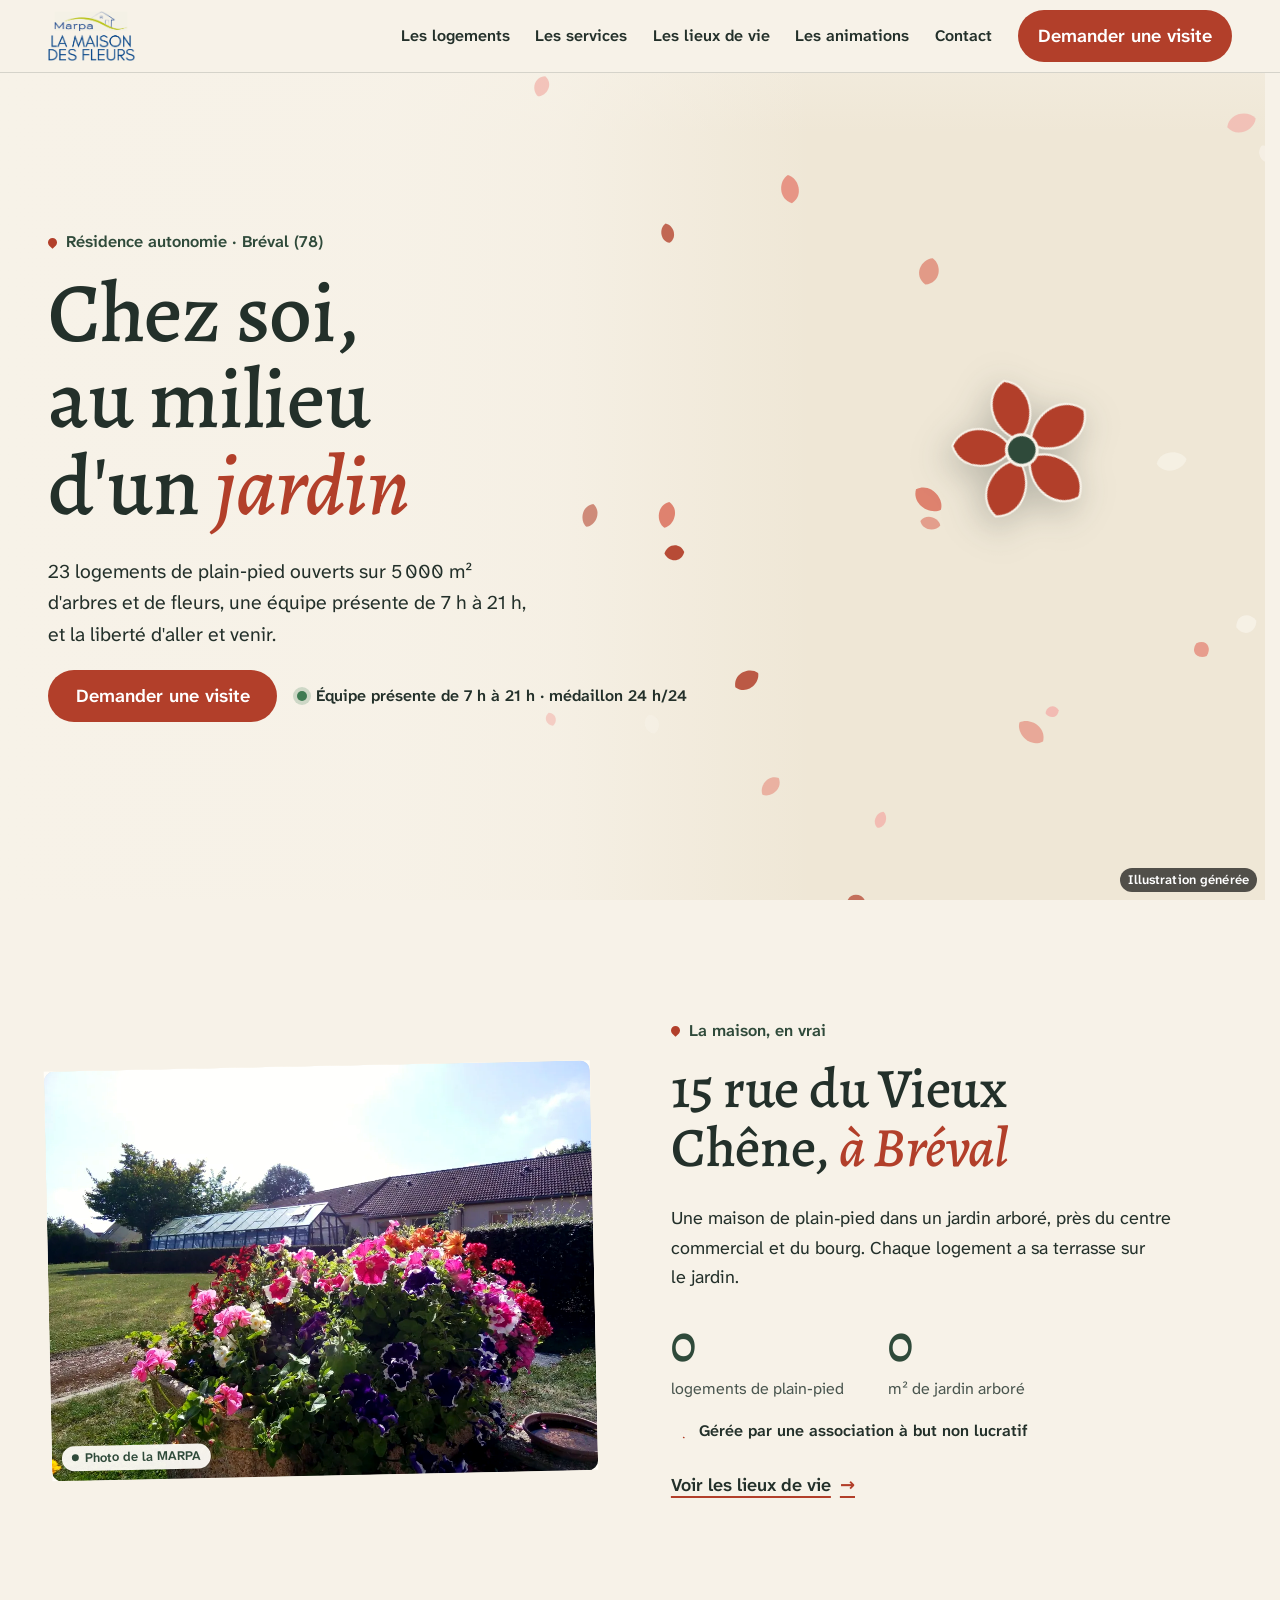
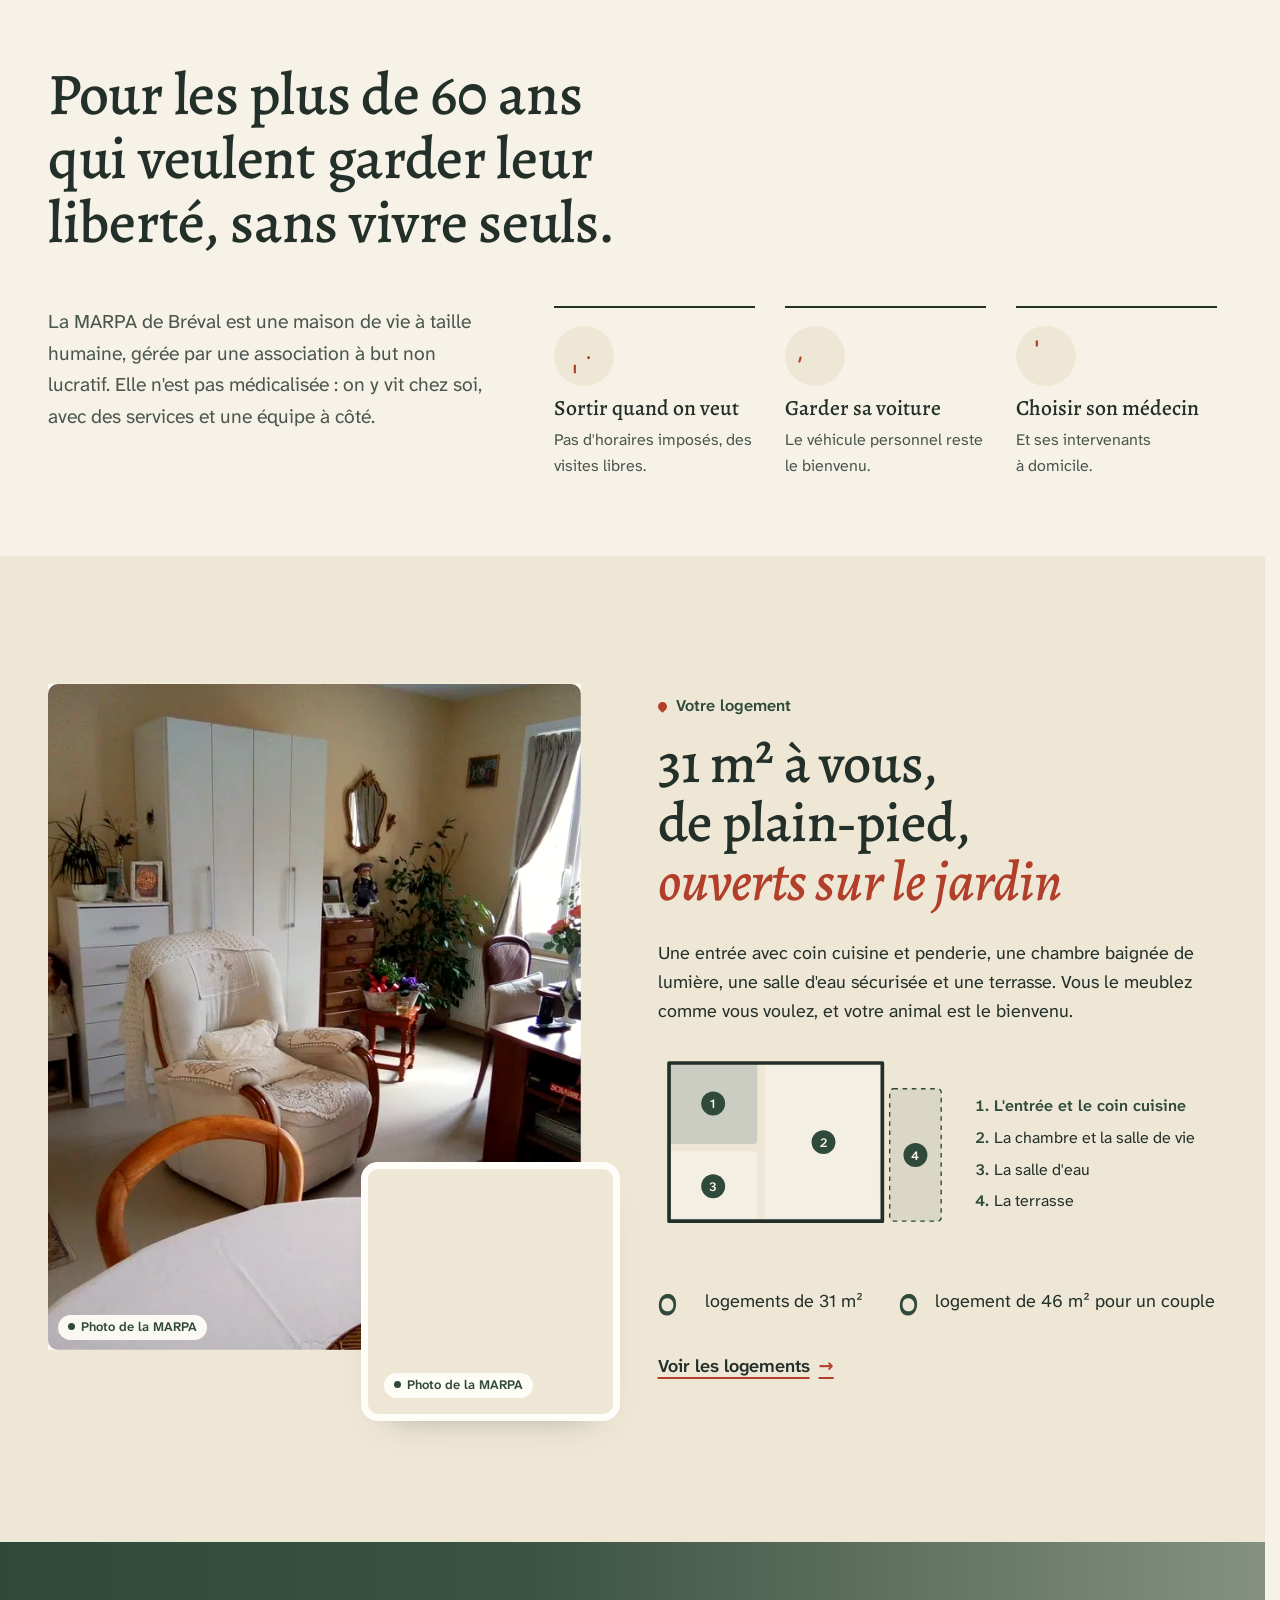
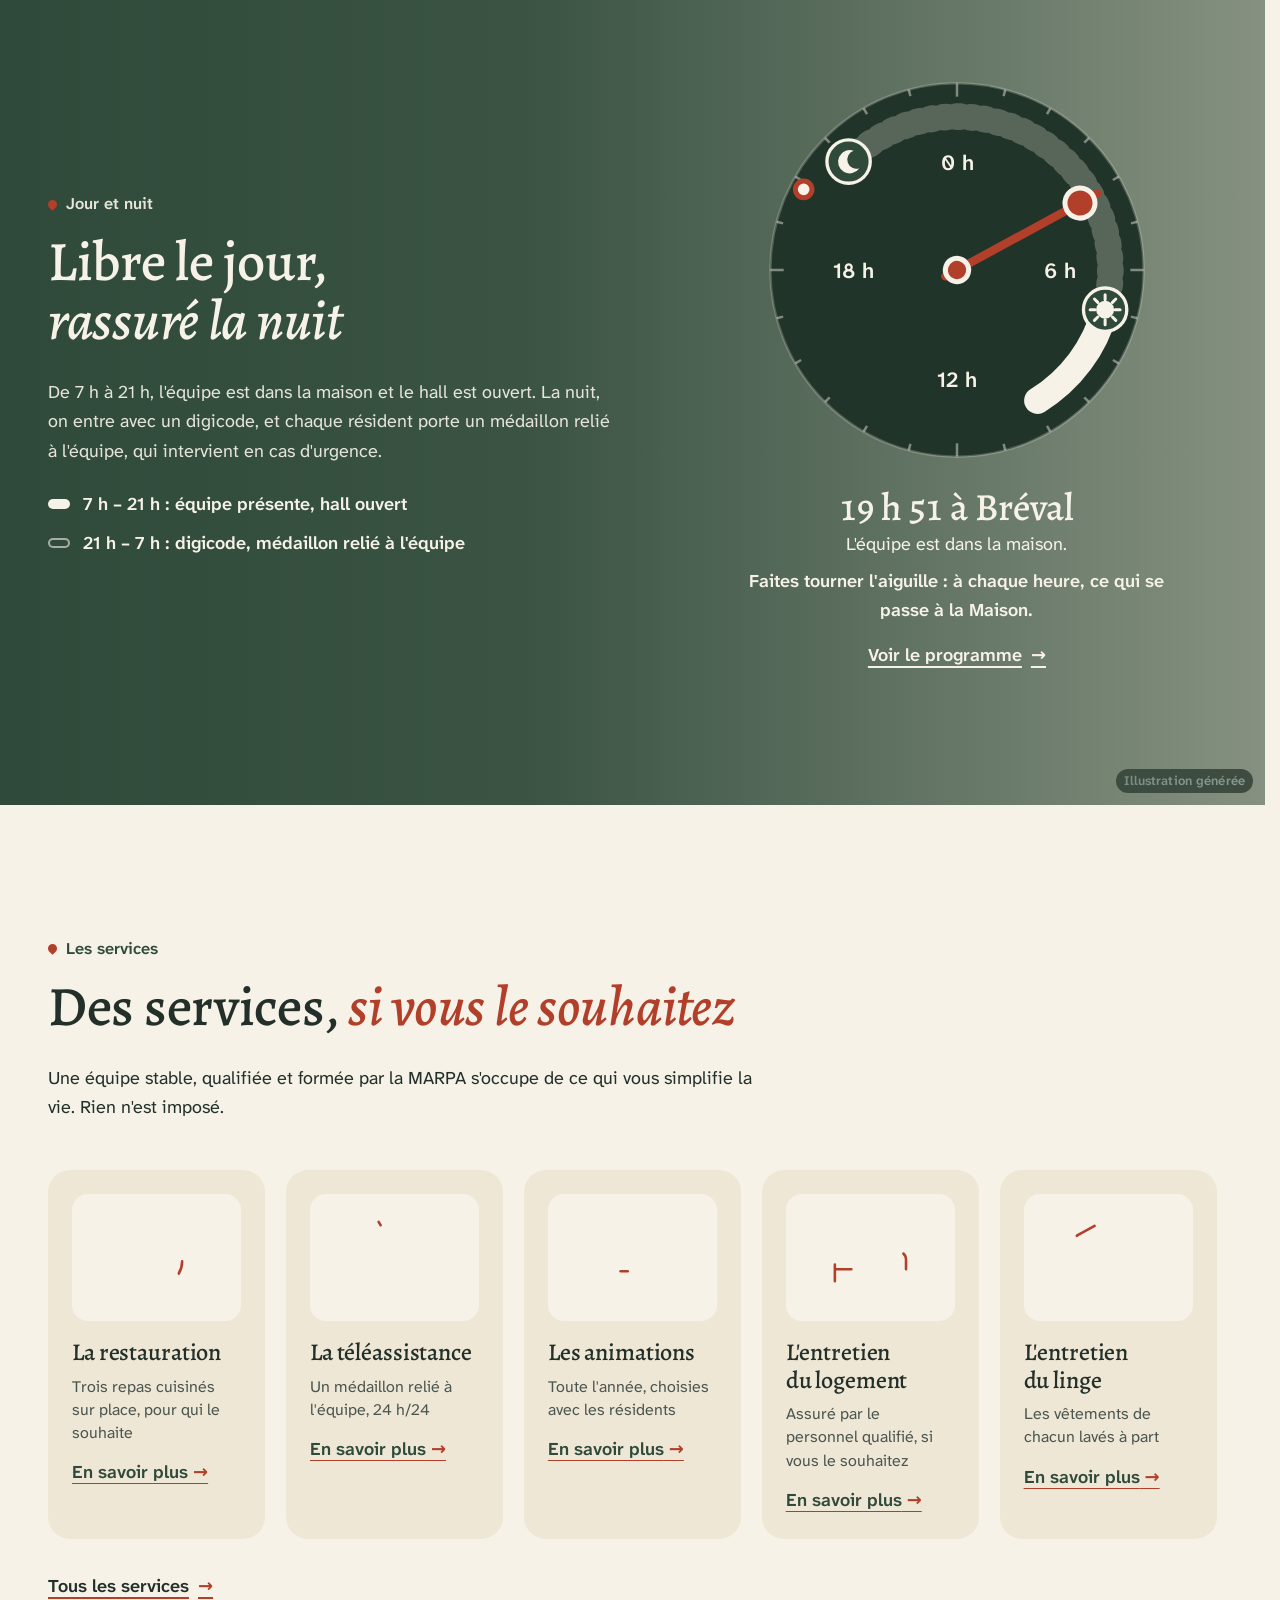
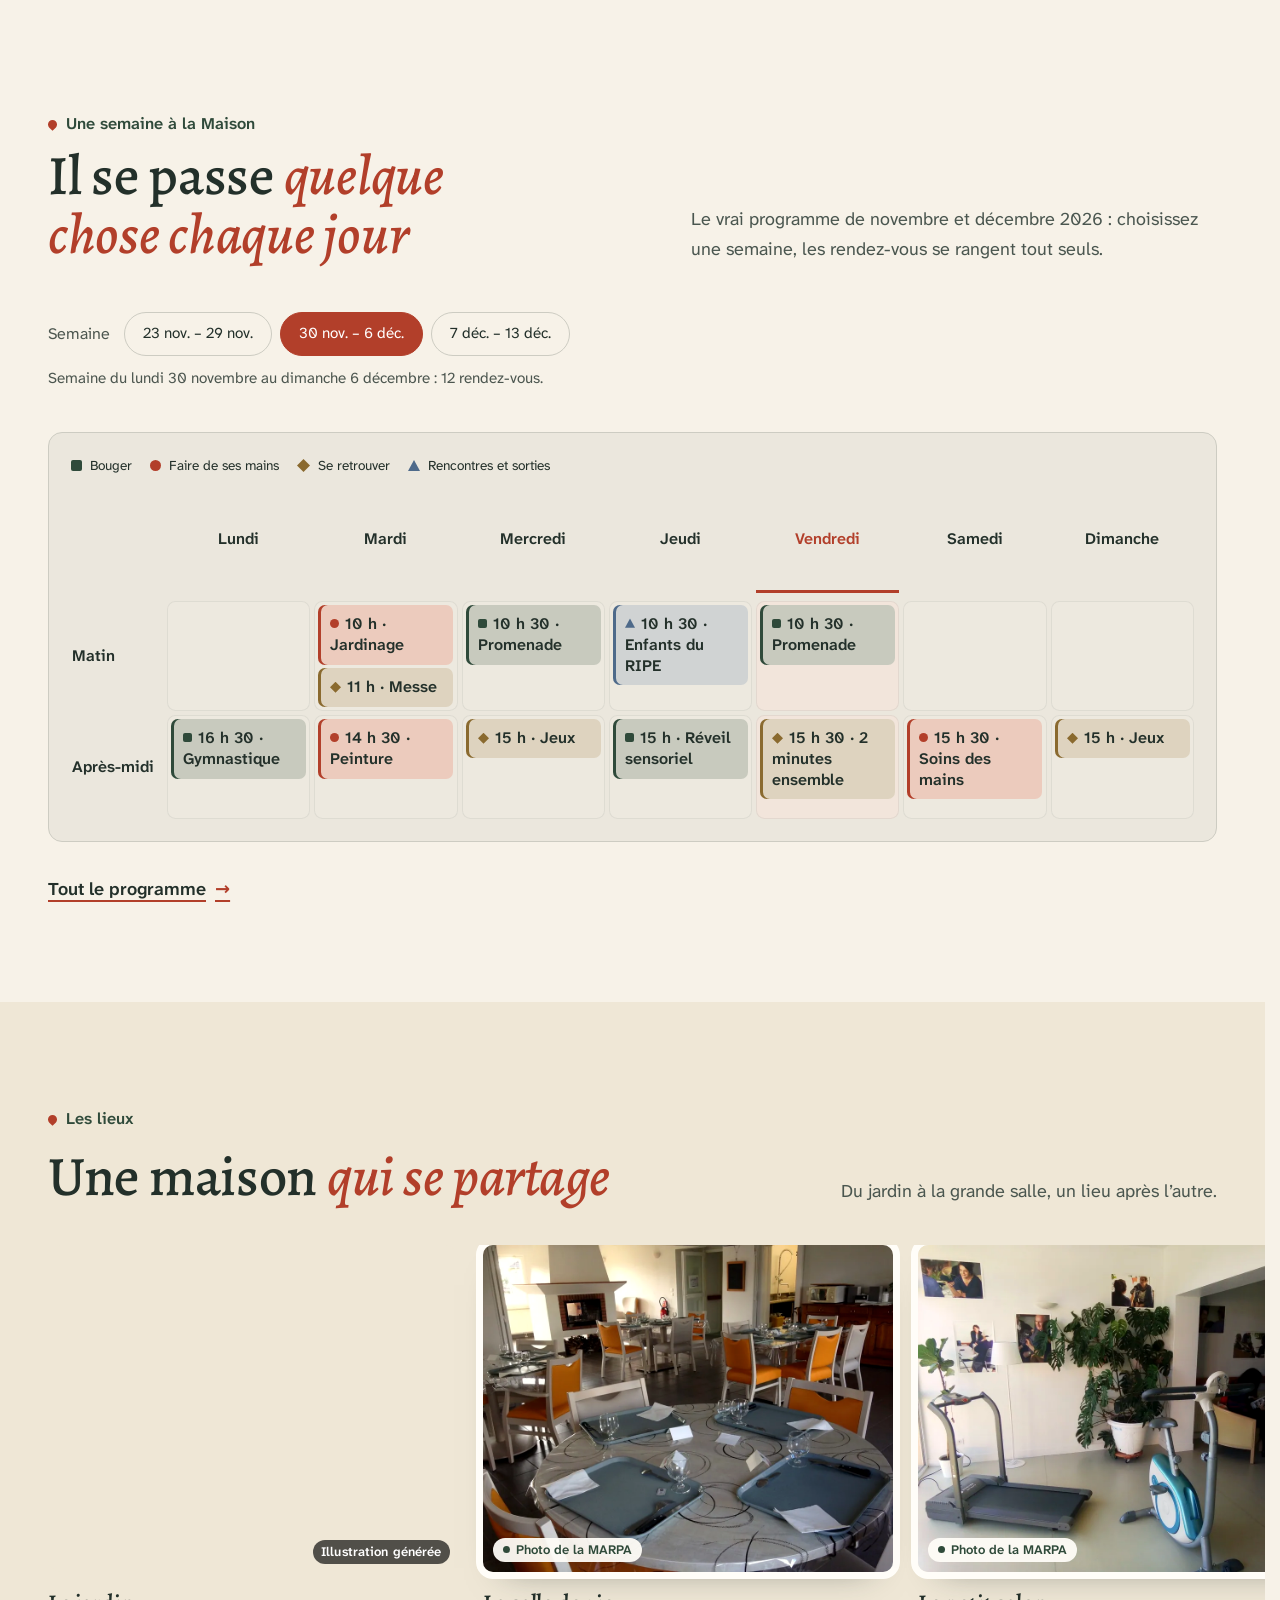
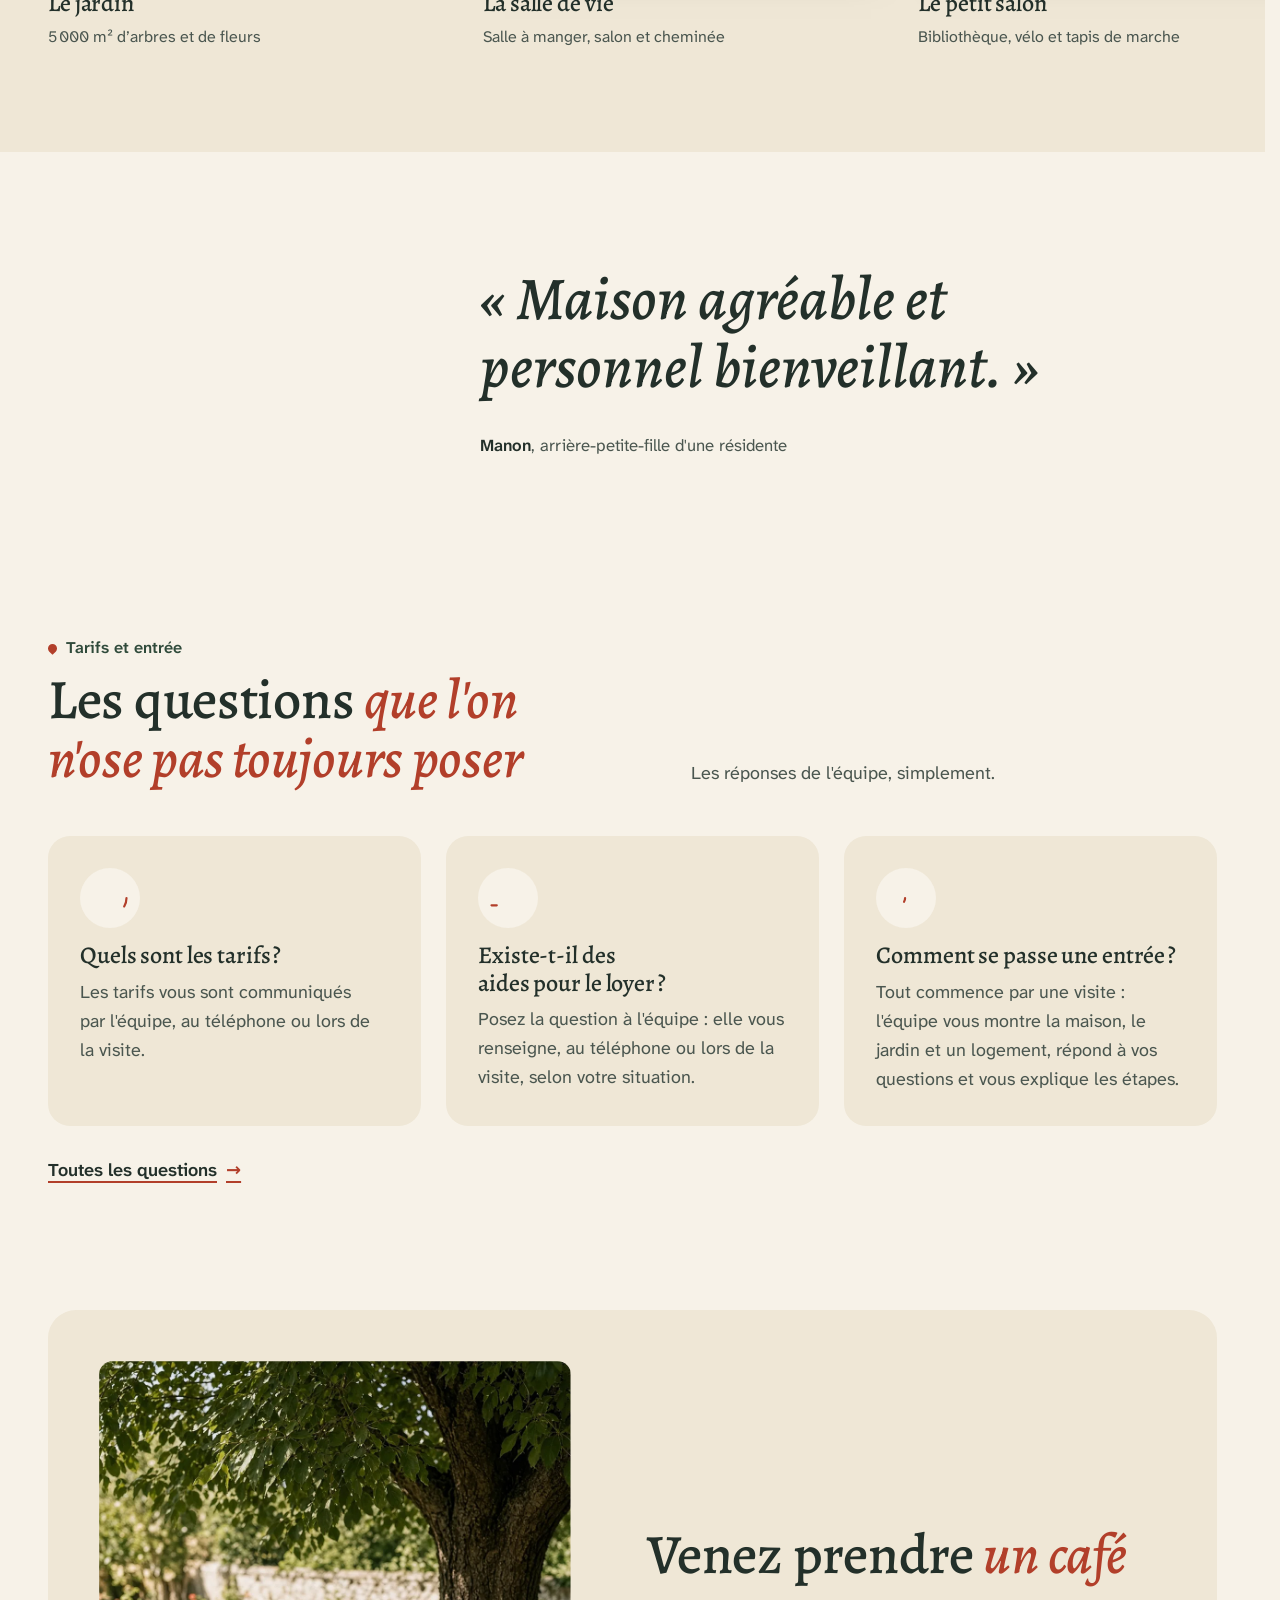
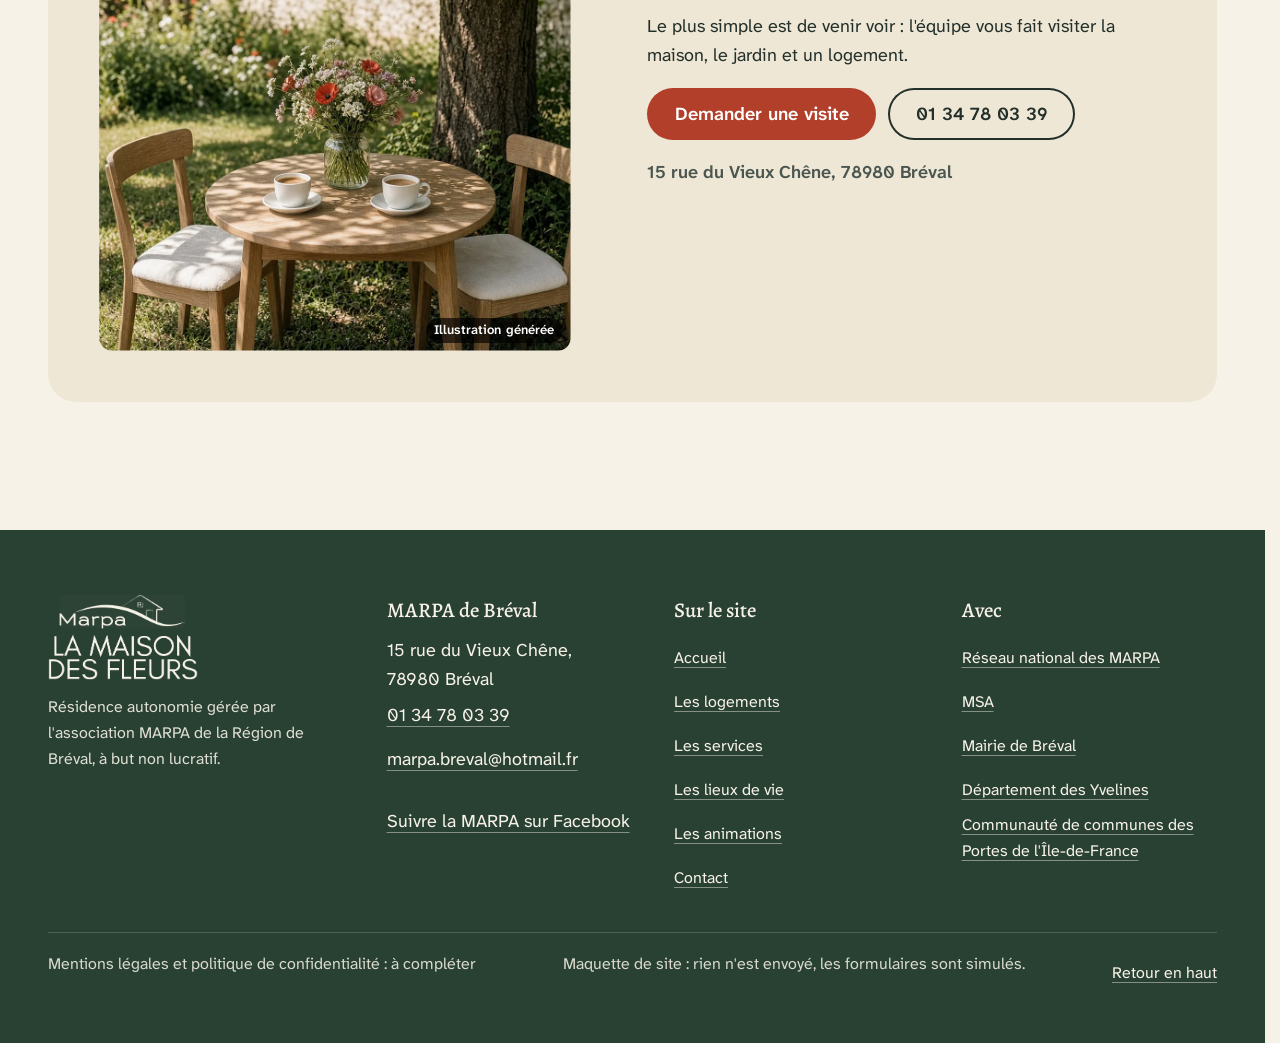
<file: index.html>
<!doctype html>
<html lang="fr" data-v="2">
<head>
<meta charset="utf-8">
<meta name="viewport" content="width=device-width, initial-scale=1, viewport-fit=cover">
<title>MARPA de Bréval : résidence autonomie au milieu d&#39;un jardin</title>
<meta name="description" content="Résidence autonomie à taille humaine pour les plus de 60 ans à Bréval (78) : 23 logements de plain‑pied, jardin arboré de 5 000 m², équipe présente de 7 h à 21 h, téléassistance 24 h/24.">
<meta name="robots" content="noindex, nofollow">
<link rel="canonical" href="https://marpa-breval-maquette.vercel.app/">
<style>:root{--fond:#F7F2E8;--texte:#23302A;--voile-fond:#2F4A3A;--ouverture-fond:#F7F2E8;--menu-fond:#2F4A3A}:root { --entete-h: 72px; --barres-h: 0px; } html { background: var(--fond); color: var(--texte); scrollbar-gutter: stable; } body { margin: 0; background: var(--fond); } html.js:not(.secours):not([data-arrivee="retour"]) [data-anime] { opacity: 0; } html.js:not(.secours):not([data-arrivee="retour"]) [data-anime].vu { opacity: 1; } [data-voile] { position: fixed; inset: 0; z-index: 900; background: var(--voile-fond); transform: translateY(100%); visibility: hidden; pointer-events: none; } html[data-arrivee="voile"]:not(.voile-leve):not(.secours) [data-voile] { transform: none; visibility: visible; } html.secours [data-voile] { visibility: hidden !important; } .ouverture-panneau { position: fixed; inset: 0; z-index: 850; display: none; place-content: center; justify-items: center; background: var(--ouverture-fond, var(--voile-fond)); color: var(--fond); text-align: center; } html.js[data-arrivee="intro"]:not(.secours):not(.intro-finie) .ouverture-panneau { display: grid; } html.defilement-bloque, html.defilement-bloque body, html.js[data-arrivee="intro"]:not(.secours):not(.intro-finie), html.js[data-arrivee="intro"]:not(.secours):not(.intro-finie) body, html[data-arrivee="voile"]:not(.voile-leve):not(.secours), html[data-arrivee="voile"]:not(.voile-leve):not(.secours) body { overflow: hidden; } html.js[data-arrivee="intro"]:not(.secours):not(.intro-finie) { background-color: var(--ouverture-fond, var(--voile-fond)); } html[data-arrivee="voile"]:not(.voile-leve):not(.secours) { background-color: var(--voile-fond); }</style>
<script>(function () {
var d = document.documentElement, ss = null, ls = null;
try { ss = window.sessionStorage; ls = window.localStorage; } catch (e) {}
d.classList.add('js');
var nav = performance.getEntriesByType ? performance.getEntriesByType('navigation')[0] : null;
var type = nav ? nav.type : 'navigate';
var depart = null;
try { depart = JSON.parse(ss.getItem('socle:depart') || 'null'); ss.removeItem('socle:depart'); } catch (e) {}
if (depart && !(Date.now() - depart.t < 15000)) depart = null;
var mode = type === 'back_forward' ? 'retour' : type === 'reload' ? 'intro' : depart ? 'voile' : 'intro';
d.setAttribute('data-arrivee', mode);
if (mode === 'voile' && depart.couleur) d.style.setProperty('--voile-fond', depart.couleur);
if (type === 'reload' && 'scrollRestoration' in history) {
history.scrollRestoration = 'manual';
}
try {
var choisie = ls && ls.getItem('socle:langue');
var langue = (d.lang || '').slice(0, 2);
if (choisie && choisie !== langue && type === 'navigate' && !depart) {
var alt = document.querySelector('link[rel="alternate"][hreflang="' + choisie + '"]');
if (alt) location.replace(new URL(alt.href).pathname + location.search + location.hash);
}
} catch (e) {}
setTimeout(function () { if (!d.classList.contains('demarre')) d.classList.add('secours'); }, 2000);
})();</script>
<link rel="preload" href="/assets/polices/alegreya-latin-500-normal.woff2" as="font" type="font/woff2" crossorigin>
<link rel="preload" href="/assets/polices/atkinson-hyperlegible-next-latin-400-normal.woff2" as="font" type="font/woff2" crossorigin>
<link rel="stylesheet" href="/assets/css/socle.css?v=2">
<link rel="stylesheet" href="/assets/css/modules.css?v=2">
<link rel="stylesheet" href="/assets/css/site.css?v=2">
<link rel="modulepreload" href="/assets/js/site.js?v=2">
<link rel="modulepreload" href="/assets/js/socle/index.js?v=2">
<script src="/assets/vendor/gsap.min.js" defer></script>
<script src="/assets/vendor/ScrollTrigger.min.js" defer></script>
<script src="/assets/vendor/SplitText.min.js" defer></script>
<script type="module" src="/assets/js/site.js?v=2"></script>
<meta name="theme-color" content="#F7F2E8">
<link rel="icon" href="/assets/images/favicon.svg" type="image/svg+xml">
<link rel="apple-touch-icon" href="/assets/images/apple-touch-icon.png">
<meta property="og:type" content="website">
<meta property="og:site_name" content="MARPA de Bréval">
<meta property="og:locale" content="fr_FR">
<meta property="og:title" content="MARPA de Bréval : résidence autonomie au milieu d&#39;un jardin">
<meta property="og:description" content="Résidence autonomie à taille humaine pour les plus de 60 ans à Bréval (78) : 23 logements de plain‑pied, jardin arboré de 5 000 m², équipe présente de 7 h à 21 h, téléassistance 24 h/24.">
<meta property="og:url" content="https://marpa-breval-maquette.vercel.app/">
<meta property="og:image" content="https://marpa-breval-maquette.vercel.app/assets/partage/accueil-fr.jpg">
<meta property="og:image:width" content="1200">
<meta property="og:image:height" content="630">
<meta property="og:image:alt" content="MARPA de Bréval, résidence autonomie au milieu d&#39;un jardin">
<meta name="twitter:card" content="summary_large_image">
<script type="application/ld+json">{"@context":"https://schema.org","@type":"LocalBusiness","name":"MARPA de Bréval, La Maison des Fleurs","url":"https://marpa-breval-maquette.vercel.app/","telephone":"+33134780339","email":"marpa.breval@hotmail.fr","address":{"@type":"PostalAddress","streetAddress":"15 rue du Vieux Chêne","postalCode":"78980","addressLocality":"Bréval","addressCountry":"FR"},"description":"Résidence autonomie non médicalisée pour personnes âgées autonomes de plus de 60 ans : 22 logements de plain‑pied de 31 m² et un logement de 46 m², jardin arboré de 5 000 m², personnel présent de 7 h à 21 h et téléassistance 24 h/24. Gérée par une association à but non lucratif.","sameAs":["https://www.facebook.com/marpa.breval.3/"]}</script>
</head>
<body id="haut">
<div data-voile data-forme="iris" aria-hidden="true"><div class="voile-contenu"><svg class="fleur fleur--voile" viewBox="-50 -50 100 100" aria-hidden="true" focusable="false"><g class="fleur-petales"><g transform="rotate(0)"><path class="petale" style="--i:0" d="M0 -7 C 15 -15 18 -40 0 -47 C -18 -40 -15 -15 0 -7 Z"/></g><g transform="rotate(72)"><path class="petale" style="--i:1" d="M0 -7 C 15 -15 18 -40 0 -47 C -18 -40 -15 -15 0 -7 Z"/></g><g transform="rotate(144)"><path class="petale" style="--i:2" d="M0 -7 C 15 -15 18 -40 0 -47 C -18 -40 -15 -15 0 -7 Z"/></g><g transform="rotate(216)"><path class="petale" style="--i:3" d="M0 -7 C 15 -15 18 -40 0 -47 C -18 -40 -15 -15 0 -7 Z"/></g><g transform="rotate(288)"><path class="petale" style="--i:4" d="M0 -7 C 15 -15 18 -40 0 -47 C -18 -40 -15 -15 0 -7 Z"/></g></g><circle class="fleur-coeur" r="10"/></svg><span data-voile-libelle>Accueil</span></div></div>
<div class="ouverture-panneau" data-ouverture aria-hidden="true">
  <svg class="fleur fleur--intro" viewBox="-50 -50 100 100" aria-hidden="true" focusable="false" data-ouverture-objet><g class="fleur-petales"><g transform="rotate(0)"><path class="petale" style="--i:0" d="M0 -7 C 15 -15 18 -40 0 -47 C -18 -40 -15 -15 0 -7 Z"/></g><g transform="rotate(72)"><path class="petale" style="--i:1" d="M0 -7 C 15 -15 18 -40 0 -47 C -18 -40 -15 -15 0 -7 Z"/></g><g transform="rotate(144)"><path class="petale" style="--i:2" d="M0 -7 C 15 -15 18 -40 0 -47 C -18 -40 -15 -15 0 -7 Z"/></g><g transform="rotate(216)"><path class="petale" style="--i:3" d="M0 -7 C 15 -15 18 -40 0 -47 C -18 -40 -15 -15 0 -7 Z"/></g><g transform="rotate(288)"><path class="petale" style="--i:4" d="M0 -7 C 15 -15 18 -40 0 -47 C -18 -40 -15 -15 0 -7 Z"/></g></g><circle class="fleur-coeur" r="10"/></svg>
  <p class="ouverture-nom">MARPA de Bréval</p>
  <p class="ouverture-ligne">La Maison des Fleurs</p>
</div>
<a class="evitement" href="#contenu">Aller au contenu</a>
<header data-entete>
  <div class="entete-rangee">
    <a class="entete-logo" href="/" data-libelle="Accueil" aria-label="MARPA de Bréval, accueil" aria-current="page">
      <img src="/assets/images/logo-maison.png" alt="" width="401" height="230">
    </a>
    <nav data-nav aria-label="Navigation principale">
      <ul><li><a href="/les-logements" data-libelle="Les logements">Les logements</a></li><li><a href="/les-services" data-libelle="Les services">Les services</a></li><li><a href="/les-lieux" data-libelle="Les lieux de vie">Les lieux de vie</a></li><li><a href="/les-animations" data-libelle="Les animations">Les animations</a></li><li><a href="/contact" data-libelle="Contact">Contact</a></li></ul>
    </nav>
    <div class="entete-actions">
      <a class="bouton" href="/contact#visite" data-libelle="Contact">Demander une visite</a>
      <button type="button" data-menu-bouton aria-controls="menu" aria-expanded="false" data-libelle-ouvrir="Menu" data-libelle-fermer="Fermer"><span data-libelle-bouton>Menu</span></button>
      <a class="menu-sansjs" href="#menu" data-menu-lien>Menu</a>
    </div>
  </div>
</header>
<script>/* Avant le premier affichage : rangées de la navigation (même règle que ajusterNav dans assets/js/socle/entete.js)
   et hauteur réelle de l'en-tête, pour que rien ne saute quand le JavaScript du site prend la main. */
(function () {
  var h = document.documentElement, u = document.querySelector('[data-nav] ul'), e = document.querySelector('[data-entete]');
  if (u) {
    var deborde = function () { return u.scrollWidth > u.clientWidth + 1; }, c = deborde();
    if (c && window.matchMedia('(min-width: 900px)').matches) {
      h.classList.add('nav-deux-rangees'); c = deborde();
      if (c) { h.classList.add('nav-deux-lignes'); var a = u.querySelector('a'); c = !a || u.getBoundingClientRect().height > a.getBoundingClientRect().height * 2.5; }
      if (c) h.classList.remove('nav-deux-rangees', 'nav-deux-lignes');
    }
    if (c) h.classList.add('nav-compacte');
  }
  if (e) h.style.setProperty('--entete-h', Math.round(e.getBoundingClientRect().height) + 'px');
})();</script>
<span id="menu-ferme" aria-hidden="true"></span>
<div id="menu" data-menu role="dialog" aria-modal="true" aria-label="Menu">
  <p class="menu-sansjs-fermer"><a href="#menu-ferme">Fermer</a></p>
  <ul><li style="--i:0"><a href="/" class="menu-lien" data-libelle="Accueil" aria-current="page">Accueil</a></li><li style="--i:1"><a href="/les-logements" class="menu-lien" data-libelle="Les logements">Les logements</a></li><li style="--i:2"><a href="/les-services" class="menu-lien" data-libelle="Les services">Les services</a></li><li style="--i:3"><a href="/les-lieux" class="menu-lien" data-libelle="Les lieux de vie">Les lieux de vie</a></li><li style="--i:4"><a href="/les-animations" class="menu-lien" data-libelle="Les animations">Les animations</a></li><li style="--i:5"><a href="/contact" class="menu-lien" data-libelle="Contact">Contact</a></li></ul>
  <p><a class="bouton" href="tel:+33134780339">Appeler 01 34 78 03 39</a></p>
</div>
<main id="contenu" tabindex="-1">
<section class="ouv-accueil" id="debut">
  <figure class="media ouv-accueil-media" data-grok data-anime="gsap" style="--cadrage:62% 50%;--cadrage-mobile:60% 50%">
  <picture><source media="(max-width: 760px) and (orientation: portrait)" srcset="/assets/images/grok/accueil-jardin-mobile-640.webp 640w, /assets/images/grok/accueil-jardin-mobile-1080.webp 1080w" sizes="100vw">
    <img src="/assets/images/grok/accueil-jardin-1280.webp" srcset="/assets/images/grok/accueil-jardin-640.webp 640w, /assets/images/grok/accueil-jardin-1280.webp 1280w, /assets/images/grok/accueil-jardin-1920.webp 1920w" sizes="100vw" alt="Jardin arboré au printemps, banc de bois et massifs fleuris" width="1280" height="720" fetchpriority="high" loading="eager" decoding="async">
  </picture><figcaption class="mention-ia">Illustration générée</figcaption>
</figure>
  <canvas class="petales" aria-hidden="true" data-audit-ignorer></canvas>
  <div class="ouv-accueil-voile" aria-hidden="true"></div>
  <div class="conteneur ouv-accueil-texte">
    <p class="surtitre" data-anime="gsap">Résidence autonomie · Bréval (78)</p>
    <h1 class="ouv-titre"><span class="ouv-ligne"><span>Chez soi,</span></span> <span class="ouv-ligne"><span>au milieu</span></span> <span class="ouv-ligne"><span>d&#39;un <em class="mot">jardin</em></span></span></h1>
    <p class="ouv-texte" data-anime="gsap">23 logements de plain‑pied ouverts sur 5 000 m² d&#39;arbres et de fleurs, une équipe présente de 7 h à 21 h, et la liberté d&#39;aller et venir.</p>
    <p class="ouv-actions" data-anime="gsap">
      <a href="/contact?sujet=visite#visite" class="bouton" data-libelle="Contact" data-action-principale data-survol="magnetique">Demander une visite</a>
      <span class="ouv-info" data-info-cle><span class="point-vert" aria-hidden="true"></span>Équipe présente de 7 h à 21 h · médaillon 24 h/24</span>
    </p>
  </div>
  <button type="button" class="ouv-fleur" aria-label="Faire tomber des pétales" data-fleur-cueillir><svg class="fleur fleur--accueil" viewBox="-50 -50 100 100" aria-hidden="true" focusable="false" data-iris-centre="disque" data-effet="fleur"><g class="fleur-petales"><g transform="rotate(0)"><path class="petale" style="--i:0" d="M0 -7 C 15 -15 18 -40 0 -47 C -18 -40 -15 -15 0 -7 Z"/></g><g transform="rotate(72)"><path class="petale" style="--i:1" d="M0 -7 C 15 -15 18 -40 0 -47 C -18 -40 -15 -15 0 -7 Z"/></g><g transform="rotate(144)"><path class="petale" style="--i:2" d="M0 -7 C 15 -15 18 -40 0 -47 C -18 -40 -15 -15 0 -7 Z"/></g><g transform="rotate(216)"><path class="petale" style="--i:3" d="M0 -7 C 15 -15 18 -40 0 -47 C -18 -40 -15 -15 0 -7 Z"/></g><g transform="rotate(288)"><path class="petale" style="--i:4" d="M0 -7 C 15 -15 18 -40 0 -47 C -18 -40 -15 -15 0 -7 Z"/></g></g><circle class="fleur-coeur" r="10"/></svg></button>
</section>
<section class="envrai" id="en-vrai">
  <div class="conteneur envrai-grille">
    <figure class="media envrai-photo" data-vraie data-anime="rideau" style="--cadrage:55% 55%">
  <picture>
    <img src="/assets/images/client/jardin-fleurs-1600.webp" srcset="/assets/images/client/jardin-fleurs-1024.webp 1024w, /assets/images/client/jardin-fleurs-1168.webp 1168w, /assets/images/client/jardin-fleurs-1600.webp 1600w" sizes="(max-width: 760px) 100vw, 44vw" alt="Massif de pétunias et de géraniums devant la maison de plain‑pied, la serre et le jardin" width="1600" height="1200" loading="lazy" decoding="async">
  </picture><figcaption class="mention-vraie">Photo de la MARPA</figcaption>
</figure>
    <div class="envrai-texte">
      <p class="surtitre" data-anime>La maison, en vrai</p>
      <h2 data-anime="lignes">15 rue du Vieux Chêne, <em class="mot">à Bréval</em></h2>
      <p data-anime>Une maison de plain‑pied dans un jardin arboré, près du centre commercial et du bourg. Chaque logement a sa terrasse sur le jardin.</p>
      <ul class="envrai-chiffres" data-anime="cascade">
        <li><strong data-compteur="23">23</strong><span>logements de plain‑pied</span></li>
        <li><strong data-compteur="5000">5 000</strong><span>m² de jardin arboré</span></li>
        <li class="envrai-asso"><svg class="picto picto--petit" viewBox="0 0 48 48" aria-hidden="true" focusable="false" data-fx="trace"><path d="M24 40S8 30 8 18a8 8 0 0 1 16-3 8 8 0 0 1 16 3c0 12-16 22-16 22z"/></svg><span>Gérée par une association à but non lucratif</span></li>
      </ul>
      <p data-anime><a href="/les-lieux" class="lien-fleche" data-libelle="Les lieux de vie">Voir les lieux de vie</a></p>
    </div>
  </div>
</section>
<section class="pourqui conteneur" id="pour-qui">
  <h2 class="pourqui-titre" data-anime="mots">Pour les plus de 60 ans qui veulent garder leur liberté, sans vivre seuls.</h2>
  <div class="pourqui-bas">
    <p class="pourqui-texte" data-anime>La MARPA de Bréval est une maison de vie à taille humaine, gérée par une association à but non lucratif. Elle n&#39;est pas médicalisée : on y vit chez soi, avec des services et une équipe à côté.</p>
    <ul class="libertes" data-anime="cascade" data-visuel>
      <li><svg class="picto" viewBox="0 0 48 48" aria-hidden="true" focusable="false" data-fx="trace"><path d="M14 42V8h20v34"/><path d="M8 42h32"/><circle cx="29" cy="26" r="1.6"/><path d="M34 12l6 2v26l-6 2"/></svg><strong>Sortir quand on veut</strong><span>Pas d&#39;horaires imposés, des visites libres.</span></li>
      <li><svg class="picto" viewBox="0 0 48 48" aria-hidden="true" focusable="false" data-fx="trace"><path d="M7 30l3-10c1-3 3-4 6-4h16c3 0 5 1 6 4l3 10"/><rect x="5" y="30" width="38" height="9" rx="3"/><circle cx="14" cy="39" r="3.5"/><circle cx="34" cy="39" r="3.5"/></svg><strong>Garder sa voiture</strong><span>Le véhicule personnel reste le bienvenu.</span></li>
      <li><svg class="picto" viewBox="0 0 48 48" aria-hidden="true" focusable="false" data-fx="trace"><path d="M14 8v12a10 10 0 0 0 20 0V8"/><path d="M24 30v4a8 8 0 0 0 16 0v-6"/><circle cx="40" cy="25" r="3"/></svg><strong>Choisir son médecin</strong><span>Et ses intervenants à domicile.</span></li>
    </ul>
  </div>
</section>
<section class="logement-a" id="logement">
  <div class="conteneur logement-a-grille">
    <div class="logement-a-photos">
      <figure class="media logement-a-grand" data-vraie data-anime="rideau" style="--cadrage:55% 45%">
  <picture>
    <img src="/assets/images/client/logement-meuble-1600.webp" srcset="/assets/images/client/logement-meuble-1024.webp 1024w, /assets/images/client/logement-meuble-1168.webp 1168w, /assets/images/client/logement-meuble-1600.webp 1600w" sizes="(max-width: 760px) 100vw, 45vw" alt="Logement meublé par une résidente : fauteuil, commode, télévision et souvenirs" width="1600" height="1200" loading="lazy" decoding="async">
  </picture><figcaption class="mention-vraie">Photo de la MARPA</figcaption>
</figure>
      <figure class="media logement-a-petit" data-vraie data-fx="parallaxe" data-fx-force="8" style="--cadrage:55% 60%">
  <picture>
    <img src="/assets/images/client/logement-terrasse-1600.webp" srcset="/assets/images/client/logement-terrasse-1024.webp 1024w, /assets/images/client/logement-terrasse-1168.webp 1168w, /assets/images/client/logement-terrasse-1600.webp 1600w" sizes="(max-width: 760px) 50vw, 20vw" alt="Terrasse devant un logement, chaises de jardin et pot de géraniums" width="1600" height="1200" loading="lazy" decoding="async">
  </picture><figcaption class="mention-vraie">Photo de la MARPA</figcaption>
</figure>
    </div>
    <div class="logement-a-texte">
      <p class="surtitre" data-anime>Votre logement</p>
      <h2 data-anime="lignes">31 m² à vous, de plain‑pied, <em class="mot">ouverts sur le jardin</em></h2>
      <p data-anime>Une entrée avec coin cuisine et penderie, une chambre baignée de lumière, une salle d&#39;eau sécurisée et une terrasse. Vous le meublez comme vous voulez, et votre animal est le bienvenu.</p>
      <div class="plan-bloc">
        <svg class="plan" viewBox="0 0 320 220" role="img" aria-label="Schéma pour se repérer, ce n'est pas le plan exact" data-effet="plan-logement">
  <rect class="plan-piece" data-piece="entree" x="12" y="12" width="96" height="88" rx="4"/>
  <rect class="plan-piece" data-piece="eau" x="12" y="108" width="96" height="76" rx="4"/>
  <rect class="plan-piece" data-piece="vie" x="116" y="12" width="128" height="172" rx="4"/>
  <rect class="plan-piece plan-piece--dehors" data-piece="terrasse" x="252" y="40" width="56" height="144" rx="4"/>
  <path class="plan-porte" d="M244 120 v36"/>
  <path class="plan-mur" d="M12 12 H244 V184 H12 Z"/>
  <g class="plan-num">
    <g data-repere><circle cx="60" cy="56" r="13"/><text x="60" y="61">1</text></g>
    <g data-repere><circle cx="180" cy="98" r="13"/><text x="180" y="103">2</text></g>
    <g data-repere><circle cx="60" cy="146" r="13"/><text x="60" y="151">3</text></g>
    <g data-repere><circle cx="280" cy="112" r="13"/><text x="280" y="117">4</text></g>
  </g>
</svg>
        <ol class="plan-legende"><li data-piece="entree">L&#39;entrée et le coin cuisine</li><li data-piece="vie">La chambre et la salle de vie</li><li data-piece="eau">La salle d&#39;eau</li><li data-piece="terrasse">La terrasse</li></ol>
      </div>
      <ul class="logement-chiffres">
        <li><strong data-compteur="22">22</strong> logements de 31 m²</li>
        <li><strong data-compteur="1">1</strong> logement de 46 m² pour un couple</li>
      </ul>
      <p data-anime><a href="/les-logements" class="lien-fleche" data-libelle="Les logements">Voir les logements</a></p>
    </div>
  </div>
</section>
<section class="jour" id="jour-nuit" data-statut-jour="L&#39;équipe est dans la maison." data-statut-nuit="Le médaillon veille, l&#39;équipe intervient sur appel.">
  <figure class="media jour-fond" data-grok data-fx="parallaxe" data-fx-force="8" style="--cadrage:75% 50%">
  <picture><source media="(max-width: 760px) and (orientation: portrait)" srcset="/assets/images/grok/accueil-nuit-mobile-640.webp 640w" sizes="100vw">
    <img src="/assets/images/grok/accueil-nuit-1280.webp" srcset="/assets/images/grok/accueil-nuit-640.webp 640w, /assets/images/grok/accueil-nuit-1280.webp 1280w, /assets/images/grok/accueil-nuit-1920.webp 1920w, /assets/images/grok/accueil-nuit-2560.webp 2560w" sizes="100vw" alt="Allée de jardin à l’heure bleue, une lanterne allumée sur un muret" width="1280" height="720" loading="lazy" decoding="async">
  </picture><figcaption class="mention-ia">Illustration générée</figcaption>
</figure>
  <div class="conteneur jour-grille">
    <div class="jour-texte">
      <p class="surtitre surtitre--clair" data-anime>Jour et nuit</p>
      <h2 data-anime="lignes">Libre le jour, <em class="mot">rassuré la nuit</em></h2>
      <p data-anime>De 7 h à 21 h, l&#39;équipe est dans la maison et le hall est ouvert. La nuit, on entre avec un digicode, et chaque résident porte un médaillon relié à l&#39;équipe, qui intervient en cas d&#39;urgence.</p>
      <ul class="jour-legende" data-anime="cascade">
        <li><span class="pastille pastille--jour" aria-hidden="true"></span>7 h – 21 h : équipe présente, hall ouvert</li>
        <li><span class="pastille pastille--nuit" aria-hidden="true"></span>21 h – 7 h : digicode, médaillon relié à l&#39;équipe</li>
      </ul>
    </div>
    <figure class="cadran" data-effet="cadran" data-visuel data-moments="[{&quot;h&quot;:7,&quot;t&quot;:&quot;Le hall ouvre, l’équipe arrive&quot;},{&quot;h&quot;:10,&quot;t&quot;:&quot;Jardinage, le mardi&quot;},{&quot;h&quot;:10.5,&quot;t&quot;:&quot;Promenade, le mercredi et le vendredi&quot;},{&quot;h&quot;:10.5,&quot;t&quot;:&quot;Enfants du RIPE, le jeudi&quot;},{&quot;h&quot;:15,&quot;t&quot;:&quot;Réveil sensoriel, le jeudi&quot;},{&quot;h&quot;:15,&quot;t&quot;:&quot;Jeux, le mercredi et le jeudi et le dimanche&quot;},{&quot;h&quot;:15.5,&quot;t&quot;:&quot;Cuisine, le samedi&quot;},{&quot;h&quot;:15.5,&quot;t&quot;:&quot;Loto, le mercredi et le samedi&quot;},{&quot;h&quot;:16.5,&quot;t&quot;:&quot;Gymnastique, le lundi&quot;},{&quot;h&quot;:21,&quot;t&quot;:&quot;Le hall passe au digicode, le médaillon veille&quot;}]">
      <div class="cadran-zone" role="slider" tabindex="0" aria-label="Heure de la journée" aria-valuemin="0" aria-valuemax="23.5" aria-valuenow="12" aria-valuetext="12 h" data-grille="manipuler">
      <svg viewBox="-120 -120 240 240" aria-hidden="true">
        <circle class="cadran-fond" r="112"/>
        <path class="cadran-arc cadran-arc--nuit" d="M-65.05 -65.05 A92 92 0 0 1 88.87 23.81"/>
        <path class="cadran-arc cadran-arc--jour" d="M88.87 23.81 A92 92 0 1 1 -65.05 -65.05"/>
        <g class="cadran-graduations"><line x1="0.00" y1="-104.00" x2="0.00" y2="-112.00"/><line x1="27.95" y1="-104.32" x2="28.99" y2="-108.18"/><line x1="54.00" y1="-93.53" x2="56.00" y2="-96.99"/><line x1="76.37" y1="-76.37" x2="79.20" y2="-79.20"/><line x1="93.53" y1="-54.00" x2="96.99" y2="-56.00"/><line x1="104.32" y1="-27.95" x2="108.18" y2="-28.99"/><line x1="104.00" y1="0.00" x2="112.00" y2="0.00"/><line x1="104.32" y1="27.95" x2="108.18" y2="28.99"/><line x1="93.53" y1="54.00" x2="96.99" y2="56.00"/><line x1="76.37" y1="76.37" x2="79.20" y2="79.20"/><line x1="54.00" y1="93.53" x2="56.00" y2="96.99"/><line x1="27.95" y1="104.32" x2="28.99" y2="108.18"/><line x1="0.00" y1="104.00" x2="0.00" y2="112.00"/><line x1="-27.95" y1="104.32" x2="-28.99" y2="108.18"/><line x1="-54.00" y1="93.53" x2="-56.00" y2="96.99"/><line x1="-76.37" y1="76.37" x2="-79.20" y2="79.20"/><line x1="-93.53" y1="54.00" x2="-96.99" y2="56.00"/><line x1="-104.32" y1="27.95" x2="-108.18" y2="28.99"/><line x1="-104.00" y1="0.00" x2="-112.00" y2="0.00"/><line x1="-104.32" y1="-27.95" x2="-108.18" y2="-28.99"/><line x1="-93.53" y1="-54.00" x2="-96.99" y2="-56.00"/><line x1="-76.37" y1="-76.37" x2="-79.20" y2="-79.20"/><line x1="-54.00" y1="-93.53" x2="-56.00" y2="-96.99"/><line x1="-27.95" y1="-104.32" x2="-28.99" y2="-108.18"/></g>
        <g class="cadran-heures">
          <text x="0" y="-60">0 h</text><text x="62" y="5">6 h</text><text x="0" y="70">12 h</text><text x="-62" y="5">18 h</text>
        </g>
        <g class="cadran-soleil" transform="translate(88.87 23.81)"><circle r="13"/><circle r="4.5"/><path d="M0 -9v3M0 9v-3M-9 0h3M9 0h-3M-6.4 -6.4l2 2M6.4 6.4l-2 -2M-6.4 6.4l2 -2M6.4 -6.4l-2 2"/></g>
        <g class="cadran-lune" transform="translate(-65.05 -65.05)"><circle r="13"/><path d="M3 -6.5a7 7 0 1 0 3.5 10.5a5.5 5.5 0 1 1 -3.5 -10.5z"/></g>
        <circle class="cadran-maintenant" r="5" cx="0" cy="-104"/>
        <g class="cadran-aiguille"><path d="M0 8 V-96"/><circle r="7"/><circle class="cadran-poignee" cy="-84" r="9"/></g>
      </svg>
      </div>
      <figcaption class="cadran-statut" aria-live="polite">
        <span class="cadran-heure" data-cadran-heure>7 h – 21 h</span>
        <span data-cadran-statut>7 h – 21 h : équipe présente, hall ouvert</span>
        <span class="cadran-rdv" data-cadran-rdv>Faites tourner l&#39;aiguille : à chaque heure, ce qui se passe à la Maison.</span>
        <span class="cadran-liens"><button type="button" class="cadran-retour" data-cadran-retour hidden>Revenir à maintenant</button><a href="/les-animations" class="lien-fleche lien-fleche--clair" data-libelle="Les animations">Voir le programme</a></span>
      </figcaption>
    </figure>
  </div>
</section>
<section class="services-a conteneur" id="services">
  <div class="tete-section">
    <p class="surtitre" data-anime>Les services</p>
    <h2 data-anime="lignes">Des services, <em class="mot">si vous le souhaitez</em></h2>
    <p data-anime>Une équipe stable, qualifiée et formée par la MARPA s&#39;occupe de ce qui vous simplifie la vie. Rien n&#39;est imposé.</p>
  </div>
  <ul class="services-cartes" data-anime="cascade">
    <li class="service-carte">
      <a href="/les-services?service=restauration#les-cinq" data-libelle="Les services">
        <span class="service-dessin" data-visuel aria-hidden="true"><svg class="dessin-service" viewBox="0 0 96 96" aria-hidden="true" focusable="false" data-fx="trace"><circle cx="50" cy="52" r="24"/><circle cx="50" cy="52" r="14"/><path d="M14 22v16a5 5 0 0 0 10 0V22M19 22v56"/><path d="M84 22c-7 7-7 20 0 25v31"/></svg></span>
        <h3>La restauration</h3>
        <p>Trois repas cuisinés sur place, pour qui le souhaite</p>
        <span class="service-plus">En savoir plus</span>
      </a>
    </li><li class="service-carte">
      <a href="/les-services?service=teleassistance#les-cinq" data-libelle="Les services">
        <span class="service-dessin" data-visuel aria-hidden="true"><svg class="dessin-service" viewBox="0 0 96 96" aria-hidden="true" focusable="false" data-fx="trace"><path d="M32 12q16 28 32 0"/><circle cx="48" cy="54" r="20"/><circle cx="48" cy="54" r="7"/><path d="M76 42a16 16 0 0 1 0 24M84 34a26 26 0 0 1 0 40"/></svg></span>
        <h3>La téléassistance</h3>
        <p>Un médaillon relié à l&#39;équipe, 24 h/24</p>
        <span class="service-plus">En savoir plus</span>
      </a>
    </li><li class="service-carte">
      <a href="/les-services?service=animations#les-cinq" data-libelle="Les services">
        <span class="service-dessin" data-visuel aria-hidden="true"><svg class="dessin-service" viewBox="0 0 96 96" aria-hidden="true" focusable="false" data-fx="trace"><path d="M36 62h24l-4 22H40z"/><path d="M48 62V36M48 48c-7-5-12-5-16-2M48 44c7-5 12-5 16-2"/><circle cx="48" cy="28" r="6"/><circle cx="38" cy="22" r="5"/><circle cx="58" cy="22" r="5"/><circle cx="48" cy="16" r="5"/></svg></span>
        <h3>Les animations</h3>
        <p>Toute l&#39;année, choisies avec les résidents</p>
        <span class="service-plus">En savoir plus</span>
      </a>
    </li><li class="service-carte">
      <a href="/les-services?service=entretien#les-cinq" data-libelle="Les services">
        <span class="service-dessin" data-visuel aria-hidden="true"><svg class="dessin-service" viewBox="0 0 96 96" aria-hidden="true" focusable="false" data-fx="trace"><path d="M12 72V38M12 60h72v12M84 60V50a8 8 0 0 0-8-8H40v18"/><circle cx="24" cy="50" r="6"/><path d="M70 14v12M64 20h12M58 30v6M55 33h6"/></svg></span>
        <h3>L&#39;entretien du logement</h3>
        <p>Assuré par le personnel qualifié, si vous le souhaitez</p>
        <span class="service-plus">En savoir plus</span>
      </a>
    </li><li class="service-carte">
      <a href="/les-services?service=linge#les-cinq" data-libelle="Les services">
        <span class="service-dessin" data-visuel aria-hidden="true"><svg class="dessin-service" viewBox="0 0 96 96" aria-hidden="true" focusable="false" data-fx="trace"><path d="M34 16 16 26l8 15 8-4v41h32V37l8 4 8-15-18-10c-2 6-8 10-14 10s-12-4-14-10z"/><path d="M40 52h16M40 62h16"/></svg></span>
        <h3>L&#39;entretien du linge</h3>
        <p>Les vêtements de chacun lavés à part</p>
        <span class="service-plus">En savoir plus</span>
      </a>
    </li>
  </ul>
  <p class="services-lien" data-anime><a href="/les-services" class="lien-fleche" data-libelle="Les services">Tous les services</a></p>
</section>
<section class="semaine conteneur" id="semaine">
  <div class="tete-section tete-section--large">
    <p class="surtitre" data-anime>Une semaine à la Maison</p>
    <h2 data-anime="lignes" id="smn-titre">Il se passe <em class="mot">quelque chose chaque jour</em></h2>
    <p data-anime>Le vrai programme de novembre et décembre 2026 : choisissez une semaine, les rendez-vous se rangent tout seuls.</p>
  </div>
  <div class="smn" data-module="semainier" aria-labelledby="smn-titre" data-visuel>
    <div class="smn__commandes" data-commandes></div>
    <div class="smn__corps">
      <div class="smn__feuille" data-feuille><p data-sans-js>Gymnastique le lundi, jardinage le mardi, promenade le mercredi et le vendredi, cuisine le samedi, jeux le dimanche, et des ateliers, sorties et rencontres toute la semaine.</p></div>
      <aside class="smn__recap" data-recap aria-labelledby="smn-recap"><h3 id="smn-recap">Par type</h3></aside>
    </div>
    <script type="application/json" data-donnees>{"libelle":"Semaine","jours":["Lundi","Mardi","Mercredi","Jeudi","Vendredi","Samedi","Dimanche"],"courts":["Lun","Mar","Mer","Jeu","Ven","Sam","Dim"],"moments":["Matin","Après-midi"],"types":[{"id":"bouger","nom":"Bouger","teinte":2},{"id":"mains","nom":"Faire de ses mains","teinte":1},{"id":"ensemble","nom":"Se retrouver","teinte":3},{"id":"rencontres","nom":"Rencontres et sorties","teinte":4}],"creneaux":[{"id":"dictee-intergenerationnelle-au-chateau-de-versailles-0-1","type":"rencontres","titre":"13 h · Dictée à Versailles","minutes":1},{"id":"gymnastique-0-1","type":"bouger","titre":"16 h 30 · Gymnastique","minutes":1},{"id":"jardinage-1-0","type":"mains","titre":"10 h · Jardinage","minutes":1},{"id":"gouter-avec-la-mairie-de-breval-1-1","type":"rencontres","titre":"14 h · Goûter avec la mairie","minutes":1},{"id":"promenade-2-0","type":"bouger","titre":"10 h 30 · Promenade","minutes":1},{"id":"loto-2-1","type":"ensemble","titre":"15 h 30 · Loto","minutes":1},{"id":"composition-florale-3-1","type":"mains","titre":"15 h · Composition florale","minutes":1},{"id":"promenade-4-0","type":"bouger","titre":"10 h 30 · Promenade","minutes":1},{"id":"cuisine-5-1","type":"mains","titre":"15 h 30 · Cuisine","minutes":1},{"id":"jeux-6-1","type":"ensemble","titre":"15 h · Jeux","minutes":1},{"id":"messe-1-0","type":"ensemble","titre":"11 h · Messe","minutes":1},{"id":"peinture-avec-isabelle-1-1","type":"mains","titre":"14 h 30 · Peinture","minutes":1},{"id":"jeux-2-1","type":"ensemble","titre":"15 h · Jeux","minutes":1},{"id":"les-enfants-du-ripe-3-0","type":"rencontres","titre":"10 h 30 · Enfants du RIPE","minutes":1},{"id":"reveil-sensoriel-3-1","type":"bouger","titre":"15 h · Réveil sensoriel","minutes":1},{"id":"jeu-2-minutes-ensemble-4-1","type":"ensemble","titre":"15 h 30 · 2 minutes ensemble","minutes":1},{"id":"soins-des-mains-5-1","type":"mains","titre":"15 h 30 · Soins des mains","minutes":1},{"id":"modelage-avec-le-bazar-culturel-1-1","type":"mains","titre":"14 h 30 · Modelage","minutes":1},{"id":"club-de-l-amitie-2-1","type":"ensemble","titre":"15 h · Club de l’amitié","minutes":1},{"id":"jeux-3-1","type":"ensemble","titre":"15 h · Jeux","minutes":1},{"id":"film-intouchables-4-1","type":"ensemble","titre":"15 h · Film : Intouchables","minutes":1},{"id":"loto-5-1","type":"ensemble","titre":"15 h 30 · Loto","minutes":1}],"formules":[{"id":"s2026-11-23","nom":"23 nov. – 29 nov.","description":"Semaine du lundi 23 novembre au dimanche 29 novembre : 10 rendez-vous.","places":{"dictee-intergenerationnelle-au-chateau-de-versailles-0-1":"0-1","gymnastique-0-1":"0-1","jardinage-1-0":"1-0","gouter-avec-la-mairie-de-breval-1-1":"1-1","promenade-2-0":"2-0","loto-2-1":"2-1","composition-florale-3-1":"3-1","promenade-4-0":"4-0","cuisine-5-1":"5-1","jeux-6-1":"6-1"},"lundi":"2026-11-23"},{"id":"s2026-11-30","nom":"30 nov. – 6 déc.","description":"Semaine du lundi 30 novembre au dimanche 6 décembre : 12 rendez-vous.","places":{"gymnastique-0-1":"0-1","jardinage-1-0":"1-0","messe-1-0":"1-0","peinture-avec-isabelle-1-1":"1-1","promenade-2-0":"2-0","jeux-2-1":"2-1","les-enfants-du-ripe-3-0":"3-0","reveil-sensoriel-3-1":"3-1","promenade-4-0":"4-0","jeu-2-minutes-ensemble-4-1":"4-1","soins-des-mains-5-1":"5-1","jeux-6-1":"6-1"},"lundi":"2026-11-30"},{"id":"s2026-12-07","nom":"7 déc. – 13 déc.","description":"Semaine du lundi 7 décembre au dimanche 13 décembre : 10 rendez-vous.","places":{"gymnastique-0-1":"0-1","jardinage-1-0":"1-0","modelage-avec-le-bazar-culturel-1-1":"1-1","promenade-2-0":"2-0","club-de-l-amitie-2-1":"2-1","jeux-3-1":"3-1","promenade-4-0":"4-0","film-intouchables-4-1":"4-1","loto-5-1":"5-1","jeux-6-1":"6-1"},"lundi":"2026-12-07"}]}</script>
  </div>
  <p class="services-lien" data-anime><a href="/les-animations" class="lien-fleche" data-libelle="Les animations">Tout le programme</a></p>
</section>
<section class="lieux-a" id="lieux">
  <div class="conteneur lieux-a-tete">
    <div>
      <p class="surtitre">Les lieux</p>
      <h2 data-anime="lignes">Une maison <em class="mot">qui se partage</em></h2>
    </div>
    <p class="lieux-a-aide">Du jardin à la grande salle, un lieu après l’autre.</p>
  </div>
  <div class="lieux-fenetre" data-galerie tabindex="0" role="region" aria-label="Les lieux de la maison, défilement horizontal"><div class="lieux-piste" data-effet="rangee">
    <article class="lieu-carte">
      <a href="/les-lieux#jardin" data-libelle="Les lieux de vie">
        <figure class="media lieu-media" data-grok style="--cadrage:50% 55%">
  <picture><source media="(max-width: 760px) and (orientation: portrait)" srcset="/assets/images/grok/lieux-arbres-mobile-640.webp 640w, /assets/images/grok/lieux-arbres-mobile-1080.webp 1080w" sizes="(max-width: 760px) 80vw, 34vw">
    <img src="/assets/images/grok/lieux-arbres-1280.webp" srcset="/assets/images/grok/lieux-arbres-640.webp 640w, /assets/images/grok/lieux-arbres-1280.webp 1280w, /assets/images/grok/lieux-arbres-1920.webp 1920w" sizes="(max-width: 760px) 80vw, 34vw" alt="Grands arbres au-dessus d’une pelouse, lumière d’été qui traverse les feuilles" width="1280" height="720" loading="lazy" decoding="async">
  </picture><figcaption class="mention-ia">Illustration générée</figcaption>
</figure>
        <h3>Le jardin</h3>
        <p>5 000 m² d’arbres et de fleurs</p>
      </a>
    </article><article class="lieu-carte">
      <a href="/les-lieux#salle-de-vie" data-libelle="Les lieux de vie">
        <figure class="media lieu-media" data-vraie style="--cadrage:50% 55%">
  <picture>
    <img src="/assets/images/client/salle-de-vie-1600.webp" srcset="/assets/images/client/salle-de-vie-1024.webp 1024w, /assets/images/client/salle-de-vie-1168.webp 1168w, /assets/images/client/salle-de-vie-1600.webp 1600w" sizes="(max-width: 760px) 80vw, 34vw" alt="Salle de vie : tables de la salle à manger et cheminée" width="1600" height="1200" loading="lazy" decoding="async">
  </picture><figcaption class="mention-vraie">Photo de la MARPA</figcaption>
</figure>
        <h3>La salle de vie</h3>
        <p>Salle à manger, salon et cheminée</p>
      </a>
    </article><article class="lieu-carte">
      <a href="/les-lieux#petit-salon" data-libelle="Les lieux de vie">
        <figure class="media lieu-media" data-vraie style="--cadrage:50% 55%">
  <picture>
    <img src="/assets/images/client/petit-salon-1600.webp" srcset="/assets/images/client/petit-salon-1024.webp 1024w, /assets/images/client/petit-salon-1168.webp 1168w, /assets/images/client/petit-salon-1600.webp 1600w" sizes="(max-width: 760px) 80vw, 34vw" alt="Petit salon avec tapis de marche, vélo d’appartement et plantes" width="1600" height="1200" loading="lazy" decoding="async">
  </picture><figcaption class="mention-vraie">Photo de la MARPA</figcaption>
</figure>
        <h3>Le petit salon</h3>
        <p>Bibliothèque, vélo et tapis de marche</p>
      </a>
    </article><article class="lieu-carte">
      <a href="/les-lieux#grande-salle" data-libelle="Les lieux de vie">
        <figure class="media lieu-media" data-vraie style="--cadrage:50% 55%">
  <picture>
    <img src="/assets/images/client/grande-salle-1600.webp" srcset="/assets/images/client/grande-salle-1024.webp 1024w, /assets/images/client/grande-salle-1168.webp 1168w, /assets/images/client/grande-salle-1600.webp 1600w" sizes="(max-width: 760px) 80vw, 34vw" alt="Fête dans la grande salle d’animation, résidents et familles à table" width="1600" height="1200" loading="lazy" decoding="async">
  </picture><figcaption class="mention-vraie">Photo de la MARPA</figcaption>
</figure>
        <h3>La grande salle</h3>
        <p>Fêtes, belote et portes ouvertes</p>
      </a>
    </article><article class="lieu-carte">
      <a href="/les-lieux#terrasses" data-libelle="Les lieux de vie">
        <figure class="media lieu-media" data-vraie style="--cadrage:50% 55%">
  <picture>
    <img src="/assets/images/client/logement-terrasse-1600.webp" srcset="/assets/images/client/logement-terrasse-1024.webp 1024w, /assets/images/client/logement-terrasse-1168.webp 1168w, /assets/images/client/logement-terrasse-1600.webp 1600w" sizes="(max-width: 760px) 80vw, 34vw" alt="Terrasse devant un logement, chaises de jardin et pot de géraniums" width="1600" height="1200" loading="lazy" decoding="async">
  </picture><figcaption class="mention-vraie">Photo de la MARPA</figcaption>
</figure>
        <h3>Les terrasses</h3>
        <p>Une par logement, sur le jardin</p>
      </a>
    </article>
  </div></div>
</section>
<section class="temoin" id="manon">
  <div class="conteneur temoin-grille">
    <div class="temoin-dessin" data-visuel><svg class="fleur fleur--trait fleur--temoin" viewBox="-50 -50 100 100" aria-hidden="true" focusable="false" data-fx="trace"><g class="fleur-petales"><g transform="rotate(0)"><path class="petale" style="--i:0" d="M0 -7 C 15 -15 18 -40 0 -47 C -18 -40 -15 -15 0 -7 Z"/></g><g transform="rotate(72)"><path class="petale" style="--i:1" d="M0 -7 C 15 -15 18 -40 0 -47 C -18 -40 -15 -15 0 -7 Z"/></g><g transform="rotate(144)"><path class="petale" style="--i:2" d="M0 -7 C 15 -15 18 -40 0 -47 C -18 -40 -15 -15 0 -7 Z"/></g><g transform="rotate(216)"><path class="petale" style="--i:3" d="M0 -7 C 15 -15 18 -40 0 -47 C -18 -40 -15 -15 0 -7 Z"/></g><g transform="rotate(288)"><path class="petale" style="--i:4" d="M0 -7 C 15 -15 18 -40 0 -47 C -18 -40 -15 -15 0 -7 Z"/></g></g><circle class="fleur-coeur" r="10"/></svg></div>
    <figure class="temoin-citation">
      <blockquote><p data-anime="mots">« Maison agréable et personnel bienveillant. »</p></blockquote>
      <figcaption data-anime><strong>Manon</strong>, arrière-petite-fille d&#39;une résidente</figcaption>
    </figure>
  </div>
</section>
<section class="tarifs conteneur" id="tarifs">
  <div class="tete-section tete-section--large">
    <p class="surtitre" data-anime>Tarifs et entrée</p>
    <h2 data-anime="lignes">Les questions <em class="mot">que l&#39;on n&#39;ose pas toujours poser</em></h2>
    <p data-anime>Les réponses de l&#39;équipe, simplement.</p>
  </div>
  <ul class="tarifs-cartes" data-anime="cascade" data-visuel>
    <li><svg class="picto" viewBox="0 0 48 48" aria-hidden="true" focusable="false" data-fx="trace"><circle cx="24" cy="24" r="18"/><path d="M31 16.5a10 10 0 1 0 0 15"/><path d="M13 21h14M13 27h14"/></svg><h3>Quels sont les tarifs ?</h3><p>Les tarifs vous sont communiqués par l&#39;équipe, au téléphone ou lors de la visite.</p></li><li><svg class="picto" viewBox="0 0 48 48" aria-hidden="true" focusable="false" data-fx="trace"><path d="M6 32h9l8 4h11a3 3 0 0 0 0-6h-8l-5-3H6"/><path d="M6 40h10"/><path d="M33 20s-7-4.5-7-9a4 4 0 0 1 7-2.4A4 4 0 0 1 40 11c0 4.5-7 9-7 9z"/></svg><h3>Existe-t-il des aides pour le loyer ?</h3><p>Posez la question à l&#39;équipe : elle vous renseigne, au téléphone ou lors de la visite, selon votre situation.</p></li><li><svg class="picto" viewBox="0 0 48 48" aria-hidden="true" focusable="false" data-fx="trace"><circle cx="15" cy="24" r="8"/><path d="M23 24h19M36 24v6M41 24v4"/><circle cx="15" cy="24" r="2.5"/></svg><h3>Comment se passe une entrée ?</h3><p>Tout commence par une visite : l&#39;équipe vous montre la maison, le jardin et un logement, répond à vos questions et vous explique les étapes.</p></li>
  </ul>
  <p data-anime><a href="/contact#questions" class="lien-fleche" data-libelle="Contact">Toutes les questions</a></p>
</section>
<section class="cafe" id="visite-accueil">
  <div class="conteneur cafe-grille">
    <figure class="media cafe-media" data-grok data-anime="rideau" style="--cadrage:50% 55%">
  <picture>
    <img src="/assets/images/grok/accueil-visite-1600.webp" srcset="/assets/images/grok/accueil-visite-1024.webp 1024w, /assets/images/grok/accueil-visite-1168.webp 1168w, /assets/images/grok/accueil-visite-1600.webp 1600w" sizes="(max-width: 760px) 100vw, 40vw" alt="Table de jardin sous un arbre, deux tasses de café et un bouquet de fleurs" width="1600" height="2000" loading="lazy" decoding="async">
  </picture><figcaption class="mention-ia">Illustration générée</figcaption>
</figure>
    <div class="cafe-texte">
      <h2 data-anime="lignes">Venez prendre <em class="mot">un café</em></h2>
      <p data-anime>Le plus simple est de venir voir : l&#39;équipe vous fait visiter la maison, le jardin et un logement.</p>
      <p class="cafe-actions" data-anime>
        <a href="/contact?sujet=visite#visite" class="bouton" data-libelle="Contact" data-survol="magnetique">Demander une visite</a>
        <a class="bouton bouton--contour" href="tel:+33134780339">01 34 78 03 39</a>
      </p>
      <p class="cafe-adresse" data-anime>15 rue du Vieux Chêne, 78980 Bréval</p>
    </div>
  </div>
</section>
</main>
<footer class="pied" id="pied">
  <div class="conteneur pied-grille">
    <div class="pied-maison">
      <img src="/assets/images/logo-maison-clair.png" alt="" width="401" height="230" class="pied-logo" loading="lazy">
      <p>Résidence autonomie gérée par l&#39;association MARPA de la Région de Bréval, à but non lucratif.</p>
    </div>
    <div>
      <p class="pied-titre">MARPA de Bréval</p>
      <p>15 rue du Vieux Chêne, 78980 Bréval<br><a href="tel:+33134780339">01 34 78 03 39</a><br><a href="mailto:marpa.breval@hotmail.fr">marpa.breval@hotmail.fr</a></p>
      <p><a href="https://www.facebook.com/marpa.breval.3/" target="_blank" rel="noopener">Suivre la MARPA sur Facebook<span class="visuellement-cache"> (nouvel onglet)</span></a></p>
    </div>
    <nav aria-label="Sur le site">
      <p class="pied-titre">Sur le site</p>
      <ul><li><a href="/" data-libelle="Accueil" aria-current="page">Accueil</a></li><li><a href="/les-logements" data-libelle="Les logements">Les logements</a></li><li><a href="/les-services" data-libelle="Les services">Les services</a></li><li><a href="/les-lieux" data-libelle="Les lieux de vie">Les lieux de vie</a></li><li><a href="/les-animations" data-libelle="Les animations">Les animations</a></li><li><a href="/contact" data-libelle="Contact">Contact</a></li></ul>
    </nav>
    <div>
      <p class="pied-titre">Avec</p>
      <ul><li><a href="https://www.marpa.fr/" target="_blank" rel="noopener">Réseau national des MARPA<span class="visuellement-cache"> (nouvel onglet)</span></a></li><li><a href="https://www.msa.fr/lfp" target="_blank" rel="noopener">MSA<span class="visuellement-cache"> (nouvel onglet)</span></a></li><li><a href="https://www.mairie-breval.fr/" target="_blank" rel="noopener">Mairie de Bréval<span class="visuellement-cache"> (nouvel onglet)</span></a></li><li><a href="https://www.yvelines.fr/" target="_blank" rel="noopener">Département des Yvelines<span class="visuellement-cache"> (nouvel onglet)</span></a></li><li><a href="https://www.ccpif.fr/" target="_blank" rel="noopener">Communauté de communes des Portes de l&#39;Île-de-France<span class="visuellement-cache"> (nouvel onglet)</span></a></li></ul>
    </div>
  </div>
  <div class="conteneur pied-bas"><p>Mentions légales et politique de confidentialité : à compléter</p><p>Maquette de site : rien n&#39;est envoyé, les formulaires sont simulés.</p><p><a href="#haut" data-sans-transition>Retour en haut</a></p></div>
</footer>
<div data-barre-fixe>
  <a class="bouton bouton--contour" href="tel:+33134780339">Appeler</a>
  <a class="bouton" href="/contact#visite" data-libelle="Contact">Une visite</a>
</div>
</body>
</html>
</file>
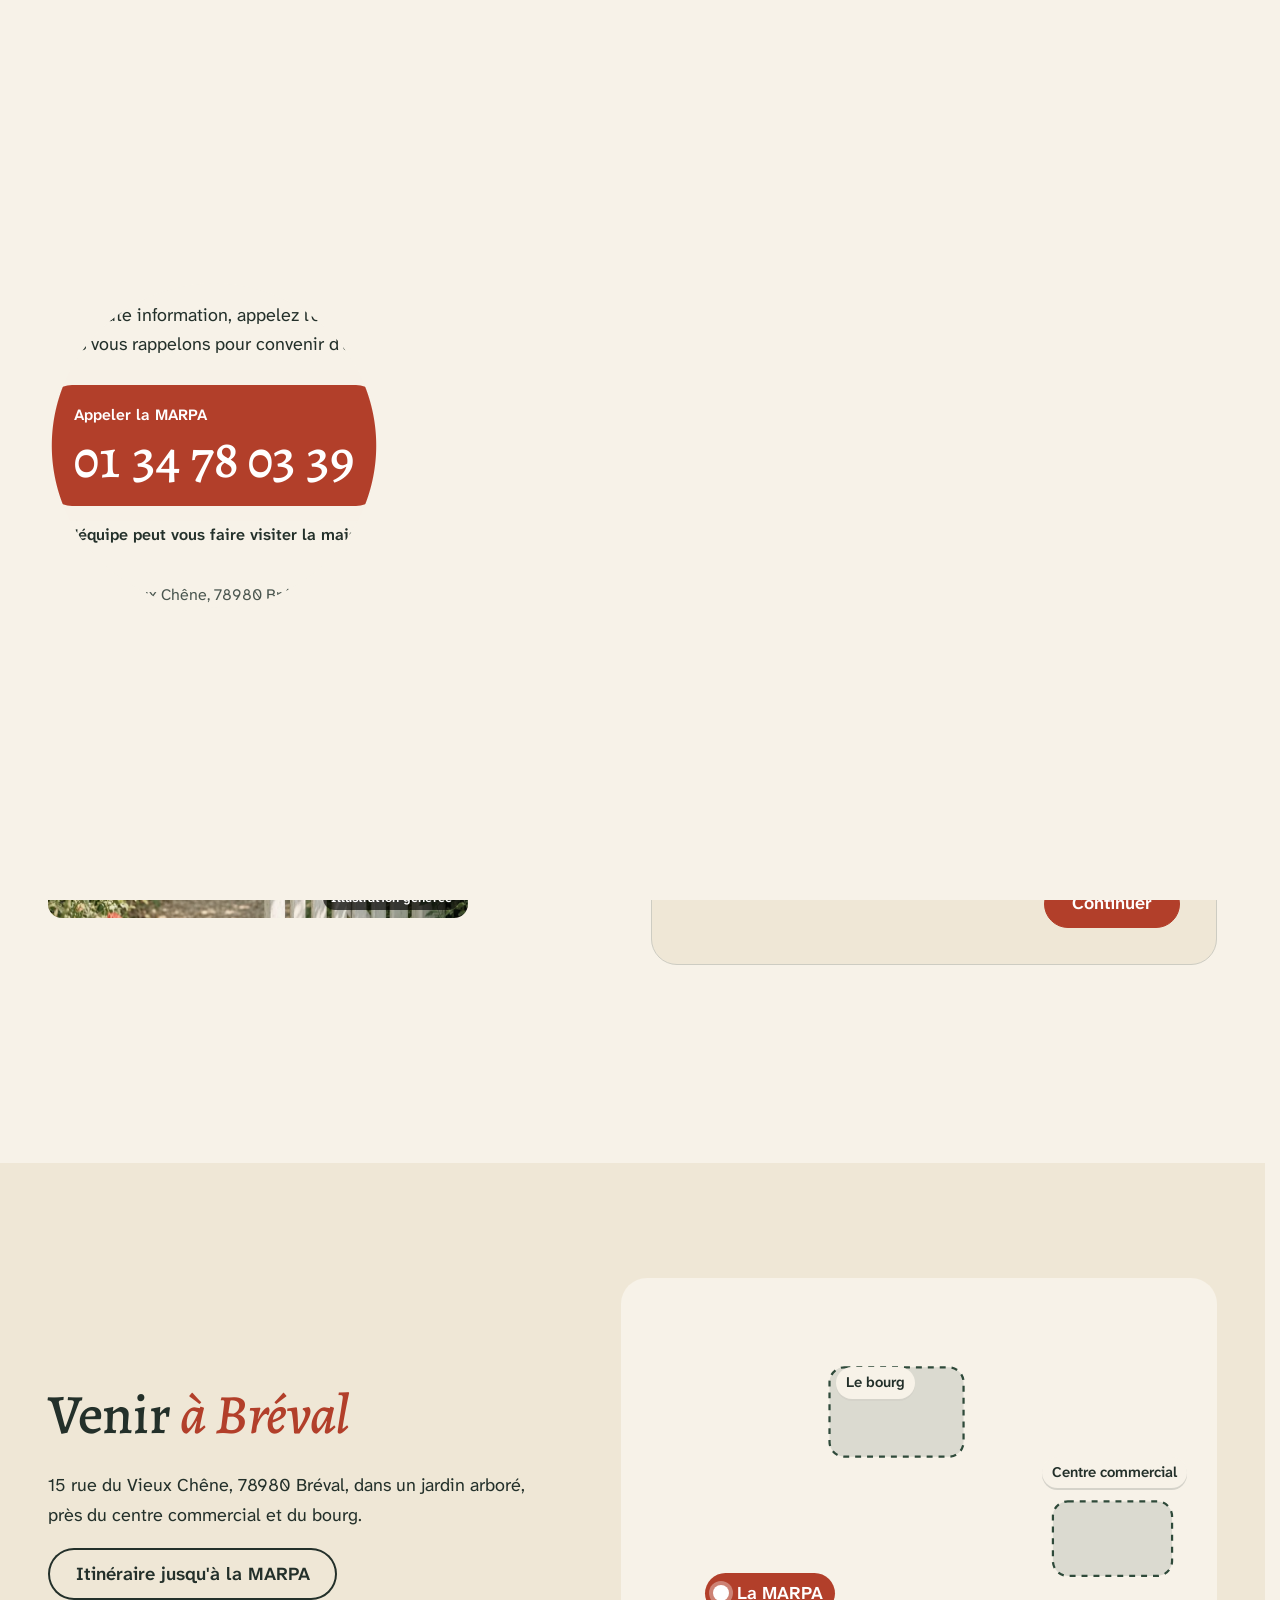
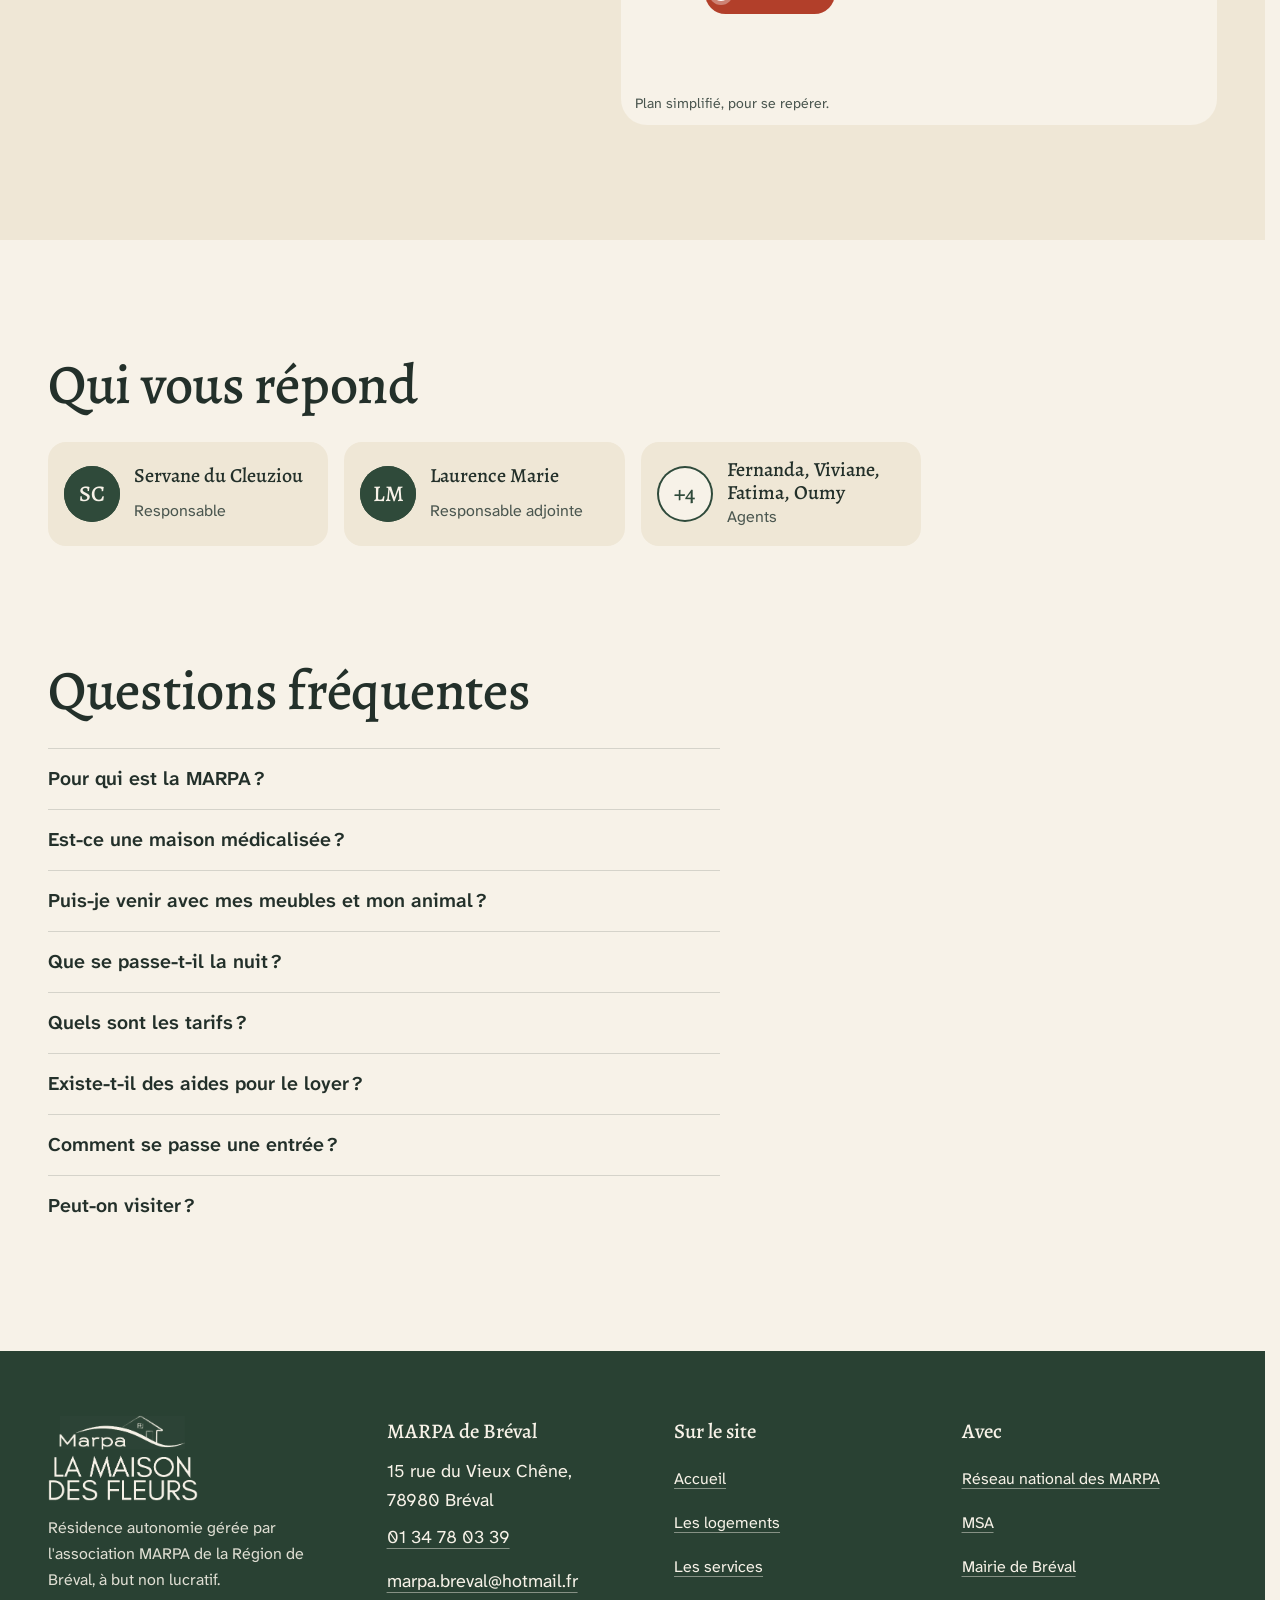
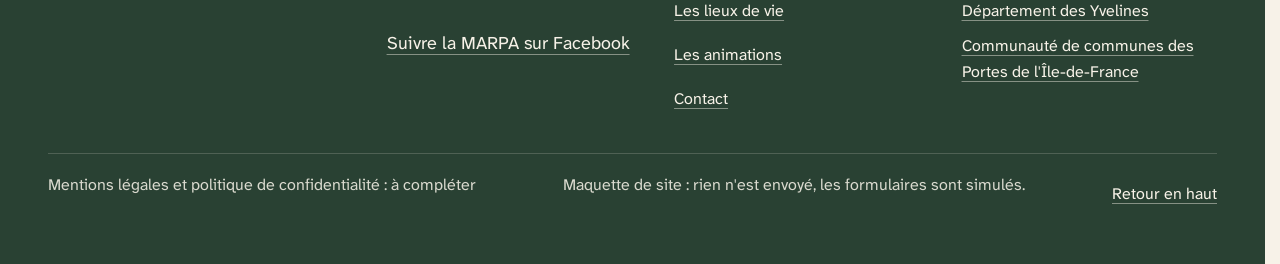
<file: contact.html>
<!doctype html>
<html lang="fr" data-v="2">
<head>
<meta charset="utf-8">
<meta name="viewport" content="width=device-width, initial-scale=1, viewport-fit=cover">
<title>Contact et visite : MARPA de Bréval</title>
<meta name="description" content="Appelez le 01 34 78 03 39 ou demandez une visite de la MARPA de Bréval, 15 rue du Vieux Chêne, 78980 Bréval.">
<meta name="robots" content="noindex, nofollow">
<link rel="canonical" href="https://marpa-breval-maquette.vercel.app/contact">
<style>:root{--fond:#F7F2E8;--texte:#23302A;--voile-fond:#2F4A3A;--ouverture-fond:#F7F2E8;--menu-fond:#2F4A3A}:root { --entete-h: 72px; --barres-h: 0px; } html { background: var(--fond); color: var(--texte); scrollbar-gutter: stable; } body { margin: 0; background: var(--fond); } html.js:not(.secours):not([data-arrivee="retour"]) [data-anime] { opacity: 0; } html.js:not(.secours):not([data-arrivee="retour"]) [data-anime].vu { opacity: 1; } [data-voile] { position: fixed; inset: 0; z-index: 900; background: var(--voile-fond); transform: translateY(100%); visibility: hidden; pointer-events: none; } html[data-arrivee="voile"]:not(.voile-leve):not(.secours) [data-voile] { transform: none; visibility: visible; } html.secours [data-voile] { visibility: hidden !important; } .ouverture-panneau { position: fixed; inset: 0; z-index: 850; display: none; place-content: center; justify-items: center; background: var(--ouverture-fond, var(--voile-fond)); color: var(--fond); text-align: center; } html.js[data-arrivee="intro"]:not(.secours):not(.intro-finie) .ouverture-panneau { display: grid; } html.defilement-bloque, html.defilement-bloque body, html.js[data-arrivee="intro"]:not(.secours):not(.intro-finie), html.js[data-arrivee="intro"]:not(.secours):not(.intro-finie) body, html[data-arrivee="voile"]:not(.voile-leve):not(.secours), html[data-arrivee="voile"]:not(.voile-leve):not(.secours) body { overflow: hidden; } html.js[data-arrivee="intro"]:not(.secours):not(.intro-finie) { background-color: var(--ouverture-fond, var(--voile-fond)); } html[data-arrivee="voile"]:not(.voile-leve):not(.secours) { background-color: var(--voile-fond); }</style>
<script>(function () {
var d = document.documentElement, ss = null, ls = null;
try { ss = window.sessionStorage; ls = window.localStorage; } catch (e) {}
d.classList.add('js');
var nav = performance.getEntriesByType ? performance.getEntriesByType('navigation')[0] : null;
var type = nav ? nav.type : 'navigate';
var depart = null;
try { depart = JSON.parse(ss.getItem('socle:depart') || 'null'); ss.removeItem('socle:depart'); } catch (e) {}
if (depart && !(Date.now() - depart.t < 15000)) depart = null;
var mode = type === 'back_forward' ? 'retour' : type === 'reload' ? 'intro' : depart ? 'voile' : 'intro';
d.setAttribute('data-arrivee', mode);
if (mode === 'voile' && depart.couleur) d.style.setProperty('--voile-fond', depart.couleur);
if (type === 'reload' && 'scrollRestoration' in history) {
history.scrollRestoration = 'manual';
}
try {
var choisie = ls && ls.getItem('socle:langue');
var langue = (d.lang || '').slice(0, 2);
if (choisie && choisie !== langue && type === 'navigate' && !depart) {
var alt = document.querySelector('link[rel="alternate"][hreflang="' + choisie + '"]');
if (alt) location.replace(new URL(alt.href).pathname + location.search + location.hash);
}
} catch (e) {}
setTimeout(function () { if (!d.classList.contains('demarre')) d.classList.add('secours'); }, 2000);
})();</script>
<link rel="preload" href="/assets/polices/alegreya-latin-500-normal.woff2" as="font" type="font/woff2" crossorigin>
<link rel="preload" href="/assets/polices/atkinson-hyperlegible-next-latin-400-normal.woff2" as="font" type="font/woff2" crossorigin>
<link rel="stylesheet" href="/assets/css/socle.css?v=2">
<link rel="stylesheet" href="/assets/css/modules.css?v=2">
<link rel="stylesheet" href="/assets/css/site.css?v=2">
<link rel="modulepreload" href="/assets/js/site.js?v=2">
<link rel="modulepreload" href="/assets/js/socle/index.js?v=2">
<script src="/assets/vendor/gsap.min.js" defer></script>
<script src="/assets/vendor/ScrollTrigger.min.js" defer></script>
<script src="/assets/vendor/SplitText.min.js" defer></script>
<script type="module" src="/assets/js/site.js?v=2"></script>
<meta name="theme-color" content="#F7F2E8">
<link rel="icon" href="/assets/images/favicon.svg" type="image/svg+xml">
<link rel="apple-touch-icon" href="/assets/images/apple-touch-icon.png">
<meta property="og:type" content="website">
<meta property="og:site_name" content="MARPA de Bréval">
<meta property="og:locale" content="fr_FR">
<meta property="og:title" content="Contact et visite : MARPA de Bréval">
<meta property="og:description" content="Appelez le 01 34 78 03 39 ou demandez une visite de la MARPA de Bréval, 15 rue du Vieux Chêne, 78980 Bréval.">
<meta property="og:url" content="https://marpa-breval-maquette.vercel.app/contact">
<meta property="og:image" content="https://marpa-breval-maquette.vercel.app/assets/partage/contact-fr.jpg">
<meta property="og:image:width" content="1200">
<meta property="og:image:height" content="630">
<meta property="og:image:alt" content="Contacter et visiter la MARPA de Bréval">
<meta name="twitter:card" content="summary_large_image">
<script type="application/ld+json">{"@context":"https://schema.org","@type":"LocalBusiness","name":"MARPA de Bréval, La Maison des Fleurs","url":"https://marpa-breval-maquette.vercel.app/","telephone":"+33134780339","email":"marpa.breval@hotmail.fr","address":{"@type":"PostalAddress","streetAddress":"15 rue du Vieux Chêne","postalCode":"78980","addressLocality":"Bréval","addressCountry":"FR"},"description":"Résidence autonomie non médicalisée pour personnes âgées autonomes de plus de 60 ans : 22 logements de plain‑pied de 31 m² et un logement de 46 m², jardin arboré de 5 000 m², personnel présent de 7 h à 21 h et téléassistance 24 h/24. Gérée par une association à but non lucratif.","sameAs":["https://www.facebook.com/marpa.breval.3/"]}</script>
</head>
<body id="haut">
<div data-voile data-forme="iris" aria-hidden="true"><div class="voile-contenu"><svg class="fleur fleur--voile" viewBox="-50 -50 100 100" aria-hidden="true" focusable="false"><g class="fleur-petales"><g transform="rotate(0)"><path class="petale" style="--i:0" d="M0 -7 C 15 -15 18 -40 0 -47 C -18 -40 -15 -15 0 -7 Z"/></g><g transform="rotate(72)"><path class="petale" style="--i:1" d="M0 -7 C 15 -15 18 -40 0 -47 C -18 -40 -15 -15 0 -7 Z"/></g><g transform="rotate(144)"><path class="petale" style="--i:2" d="M0 -7 C 15 -15 18 -40 0 -47 C -18 -40 -15 -15 0 -7 Z"/></g><g transform="rotate(216)"><path class="petale" style="--i:3" d="M0 -7 C 15 -15 18 -40 0 -47 C -18 -40 -15 -15 0 -7 Z"/></g><g transform="rotate(288)"><path class="petale" style="--i:4" d="M0 -7 C 15 -15 18 -40 0 -47 C -18 -40 -15 -15 0 -7 Z"/></g></g><circle class="fleur-coeur" r="10"/></svg><span data-voile-libelle>Contact</span></div></div>
<div class="ouverture-panneau" data-ouverture aria-hidden="true">
  <svg class="fleur fleur--intro" viewBox="-50 -50 100 100" aria-hidden="true" focusable="false" data-ouverture-objet><g class="fleur-petales"><g transform="rotate(0)"><path class="petale" style="--i:0" d="M0 -7 C 15 -15 18 -40 0 -47 C -18 -40 -15 -15 0 -7 Z"/></g><g transform="rotate(72)"><path class="petale" style="--i:1" d="M0 -7 C 15 -15 18 -40 0 -47 C -18 -40 -15 -15 0 -7 Z"/></g><g transform="rotate(144)"><path class="petale" style="--i:2" d="M0 -7 C 15 -15 18 -40 0 -47 C -18 -40 -15 -15 0 -7 Z"/></g><g transform="rotate(216)"><path class="petale" style="--i:3" d="M0 -7 C 15 -15 18 -40 0 -47 C -18 -40 -15 -15 0 -7 Z"/></g><g transform="rotate(288)"><path class="petale" style="--i:4" d="M0 -7 C 15 -15 18 -40 0 -47 C -18 -40 -15 -15 0 -7 Z"/></g></g><circle class="fleur-coeur" r="10"/></svg>
  <p class="ouverture-nom">MARPA de Bréval</p>
  <p class="ouverture-ligne">La Maison des Fleurs</p>
</div>
<a class="evitement" href="#contenu">Aller au contenu</a>
<header data-entete>
  <div class="entete-rangee">
    <a class="entete-logo" href="/" data-libelle="Accueil" aria-label="MARPA de Bréval, accueil">
      <img src="/assets/images/logo-maison.png" alt="" width="401" height="230">
    </a>
    <nav data-nav aria-label="Navigation principale">
      <ul><li><a href="/les-logements" data-libelle="Les logements">Les logements</a></li><li><a href="/les-services" data-libelle="Les services">Les services</a></li><li><a href="/les-lieux" data-libelle="Les lieux de vie">Les lieux de vie</a></li><li><a href="/les-animations" data-libelle="Les animations">Les animations</a></li><li><a href="/contact" data-libelle="Contact" aria-current="page">Contact</a></li></ul>
    </nav>
    <div class="entete-actions">
      <a class="bouton" href="/contact#visite" data-libelle="Contact">Demander une visite</a>
      <button type="button" data-menu-bouton aria-controls="menu" aria-expanded="false" data-libelle-ouvrir="Menu" data-libelle-fermer="Fermer"><span data-libelle-bouton>Menu</span></button>
      <a class="menu-sansjs" href="#menu" data-menu-lien>Menu</a>
    </div>
  </div>
</header>
<script>/* Avant le premier affichage : rangées de la navigation (même règle que ajusterNav dans assets/js/socle/entete.js)
   et hauteur réelle de l'en-tête, pour que rien ne saute quand le JavaScript du site prend la main. */
(function () {
  var h = document.documentElement, u = document.querySelector('[data-nav] ul'), e = document.querySelector('[data-entete]');
  if (u) {
    var deborde = function () { return u.scrollWidth > u.clientWidth + 1; }, c = deborde();
    if (c && window.matchMedia('(min-width: 900px)').matches) {
      h.classList.add('nav-deux-rangees'); c = deborde();
      if (c) { h.classList.add('nav-deux-lignes'); var a = u.querySelector('a'); c = !a || u.getBoundingClientRect().height > a.getBoundingClientRect().height * 2.5; }
      if (c) h.classList.remove('nav-deux-rangees', 'nav-deux-lignes');
    }
    if (c) h.classList.add('nav-compacte');
  }
  if (e) h.style.setProperty('--entete-h', Math.round(e.getBoundingClientRect().height) + 'px');
})();</script>
<span id="menu-ferme" aria-hidden="true"></span>
<div id="menu" data-menu role="dialog" aria-modal="true" aria-label="Menu">
  <p class="menu-sansjs-fermer"><a href="#menu-ferme">Fermer</a></p>
  <ul><li style="--i:0"><a href="/" class="menu-lien" data-libelle="Accueil">Accueil</a></li><li style="--i:1"><a href="/les-logements" class="menu-lien" data-libelle="Les logements">Les logements</a></li><li style="--i:2"><a href="/les-services" class="menu-lien" data-libelle="Les services">Les services</a></li><li style="--i:3"><a href="/les-lieux" class="menu-lien" data-libelle="Les lieux de vie">Les lieux de vie</a></li><li style="--i:4"><a href="/les-animations" class="menu-lien" data-libelle="Les animations">Les animations</a></li><li style="--i:5"><a href="/contact" class="menu-lien" data-libelle="Contact" aria-current="page">Contact</a></li></ul>
  <p><a class="bouton" href="tel:+33134780339">Appeler 01 34 78 03 39</a></p>
</div>
<main id="contenu" tabindex="-1">
<section class="ouv-contact" id="debut">
  <div class="conteneur ouv-contact-grille">
    <div class="ouv-contact-texte">
      <p class="surtitre" data-anime>Contact et visite</p>
      <h1 data-anime="lignes">Venez visiter <em class="mot">la Maison des Fleurs</em></h1>
      <p data-anime>Pour toute information, appelez l&#39;équipe ou laissez une demande : nous vous rappelons pour convenir d&#39;une visite.</p>
      <a class="telephone-geant" href="tel:+33134780339" data-action-principale data-iris-centre data-effet="telephone"><span class="telephone-libelle">Appeler la MARPA</span><span class="telephone-numero">01 34 78 03 39</span></a>
      <p class="ouv-info" data-info-cle><span class="point-vert" aria-hidden="true"></span>L&#39;équipe peut vous faire visiter la maison</p>
      <p class="contact-coord" data-anime>15 rue du Vieux Chêne, 78980 Bréval<br><span class="selectionnable">marpa.breval@hotmail.fr</span></p>
      <figure class="media contact-media" data-grok data-fx="parallaxe" data-fx-force="8" style="--cadrage:50% 50%">
  <picture>
    <img src="/assets/images/grok/contact-portail-1600.webp" srcset="/assets/images/grok/contact-portail-1024.webp 1024w, /assets/images/grok/contact-portail-1168.webp 1168w, /assets/images/grok/contact-portail-1600.webp 1600w" sizes="(max-width: 760px) 100vw, 30vw" alt="Petit portail de jardin entrouvert sur une allée fleurie" width="1600" height="2000" loading="lazy" decoding="async">
  </picture><figcaption class="mention-ia">Illustration générée</figcaption>
</figure>
    </div>
    <div class="fpe ouv-contact-form" data-module="formulaire-par-etapes" id="visite" aria-labelledby="fpe-titre">
      <div class="fpe__carton">
        <div class="fpe__tete">
          <h2 class="fpe__h2" id="fpe-titre">Demande de visite</h2>
          <p class="fpe__intro">Trois étapes, une minute. Rien n&#39;est envoyé : c&#39;est une maquette.</p>
        </div>
        <form class="fpe__form" action="#" method="post" novalidate>
          <div class="fpe__progression"><ol class="fpe__reperes" aria-label="Progression"></ol><div class="fpe__barre" aria-hidden="true"><span></span></div><p class="fpe__etat" aria-live="polite"></p></div>
          <fieldset class="fpe__etape" data-etape="Vous">
            <legend class="fpe__legende"><h3 class="fpe__titre">Vous êtes</h3></legend>
            <div class="fpe__groupe fpe__cartes" data-libelle="Vous êtes">
              <label class="fpe__carte"><input type="radio" name="qui" value="resident" required><span class="fpe__carte-titre">La personne qui souhaite venir vivre ici</span></label><label class="fpe__carte"><input type="radio" name="qui" value="proche"><span class="fpe__carte-titre">Un proche, un membre de la famille</span></label><label class="fpe__carte"><input type="radio" name="qui" value="pro"><span class="fpe__carte-titre">Un professionnel (assistante sociale, CCAS)</span></label>
            </div>
          </fieldset>
          <fieldset class="fpe__etape" data-etape="Votre demande">
            <legend class="fpe__legende"><h3 class="fpe__titre">Vous souhaitez</h3></legend>
            <div class="fpe__groupe fpe__cartes" data-libelle="Vous souhaitez">
              <label class="fpe__carte"><input type="radio" name="demande" value="visite" required><span class="fpe__carte-titre">Visiter la maison</span></label><label class="fpe__carte"><input type="radio" name="demande" value="informations"><span class="fpe__carte-titre">Recevoir des informations</span></label><label class="fpe__carte"><input type="radio" name="demande" value="entree"><span class="fpe__carte-titre">Parler d'une entrée prochaine</span></label>
            </div>
            <div class="fpe__champ"><label for="fpe-sujet">À propos de</label>
              <select id="fpe-sujet" name="sujet">
                <option value="">Question générale</option>
                <option value="visite">Visiter la maison</option>
                <option value="couple">Le logement de 46 m² pour un couple</option>
                <option value="restauration">La restauration</option><option value="teleassistance">La téléassistance</option><option value="animations">Les animations</option><option value="entretien">L&#39;entretien du logement</option><option value="linge">L&#39;entretien du linge</option>
              </select></div>
            <div class="fpe__champ"><label for="fpe-message">Un mot pour l&#39;équipe (facultatif)</label><textarea id="fpe-message" name="message" rows="3"></textarea></div>
          </fieldset>
          <fieldset class="fpe__etape" data-etape="Coordonnées">
            <legend class="fpe__legende"><h3 class="fpe__titre">Comment vous rappeler ?</h3></legend>
            <div class="fpe__grille">
              <div class="fpe__champ"><label for="fpe-nom">Votre nom <i aria-hidden="true">*</i></label><input id="fpe-nom" name="nom" autocomplete="name" required></div>
              <div class="fpe__champ"><label for="fpe-tel">Votre téléphone <i aria-hidden="true">*</i></label><input id="fpe-tel" name="tel" type="tel" inputmode="tel" autocomplete="tel" required pattern="[0-9 +().\-]{8,20}"></div>
              <div class="fpe__champ"><label for="fpe-email">Votre e-mail (facultatif)</label><input id="fpe-email" name="email" type="email" autocomplete="email"></div>
            </div>
            <p class="mention-donnees">Vos coordonnées servent seulement à vous recontacter. Politique de confidentialité : à compléter.</p>
          </fieldset>
          <fieldset class="fpe__etape" data-etape="Récapitulatif" data-recap>
            <legend class="fpe__legende"><h3 class="fpe__titre">Vérifiez votre demande</h3></legend>
            <div class="fpe__recap"></div>
          </fieldset>
          <div class="fpe__nav">
            <button class="fpe__bouton fpe__bouton--ligne" type="button" data-precedent>Retour</button>
            <button class="fpe__bouton" type="button" data-suivant>Continuer</button>
            <button class="fpe__bouton" type="submit">Envoyer la demande (simulé)</button>
          </div>
        </form>
        <div class="fpe__fin" hidden>
          <h3 tabindex="-1">Merci, c'est noté (simulation)</h3>
          <p data-resume></p>
          <p>Rien n'a été envoyé : c'est une maquette. Sur le vrai site, l'équipe vous rappellera.</p>
          <div class="fpe__nav"><button class="fpe__bouton fpe__bouton--ligne" type="button" data-recommencer>Nouvelle demande</button></div>
        </div>
      </div>
    </div>
  </div>
</section>
<section class="venir" id="venir">
  <div class="conteneur venir-grille">
    <div>
      <h2 data-anime="lignes">Venir <em class="mot">à Bréval</em></h2>
      <p data-anime>15 rue du Vieux Chêne, 78980 Bréval, dans un jardin arboré, près du centre commercial et du bourg.</p>
      <p data-anime><a class="bouton bouton--contour" href="https://www.google.com/maps/dir/?api=1&amp;destination=15%20rue%20du%20Vieux%20Ch%C3%AAne%2078980%20Br%C3%A9val" target="_blank" rel="noopener">Itinéraire jusqu&#39;à la MARPA<span class="visuellement-cache"> (nouvel onglet)</span></a></p>
    </div>
    <figure class="plan-acces" data-visuel>
      <svg viewBox="0 0 400 300" role="img" aria-label="Plan simplifié pour se repérer : la MARPA, le bourg et le centre commercial" data-fx="trace">
        <path class="route" d="M0 210 C 90 200 150 170 210 150 S 330 110 400 100"/>
        <path class="route" d="M180 0 C 190 80 200 120 210 150 S 230 240 240 300"/>
        <path class="route route--petite" d="M210 150 C 250 175 280 200 300 250"/>
        <rect class="zone" x="140" y="60" width="90" height="60" rx="10"/>
        <rect class="zone" x="290" y="150" width="80" height="50" rx="10"/>
      </svg>
      <span class="plan-etiquette plan-etiquette--bourg" data-repere>Le bourg</span>
      <span class="plan-etiquette plan-etiquette--commerces" data-repere>Centre commercial</span>
      <span class="plan-marqueur" data-repere><span class="plan-marqueur-point" aria-hidden="true"></span>La MARPA</span>
      <figcaption>Plan simplifié, pour se repérer.</figcaption>
    </figure>
  </div>
</section>
<section class="repond conteneur" id="equipe">
  <h2 data-anime="lignes">Qui vous répond</h2>
  <ul class="equipe-liste equipe-liste--compacte" data-anime="cascade" data-visuel>
    <li class="personne personne--resp"><span class="initiales" aria-hidden="true">SC</span><strong>Servane du Cleuziou</strong><span>Responsable</span></li><li class="personne personne--resp"><span class="initiales" aria-hidden="true">LM</span><strong>Laurence Marie</strong><span>Responsable adjointe</span></li>
    <li class="personne"><span class="initiales" aria-hidden="true">+4</span><strong>Fernanda, Viviane, Fatima, Oumy</strong><span>Agents</span></li>
  </ul>
</section>
<section class="faq-contact conteneur" id="questions">
  <div>
    <h2 data-anime="lignes">Questions fréquentes</h2>
    <details class="faq-item" data-anime><summary>Pour qui est la MARPA ?</summary><p>Pour des personnes âgées autonomes de plus de 60 ans, qui souhaitent vivre chez elles avec des services et la présence d&#39;une équipe.</p></details><details class="faq-item" data-anime><summary>Est-ce une maison médicalisée ?</summary><p>Non. La MARPA est une résidence autonomie : chacun garde son médecin et choisit librement ses intervenants à domicile.</p></details><details class="faq-item" data-anime><summary>Puis-je venir avec mes meubles et mon animal ?</summary><p>Oui. Chaque logement se meuble à votre goût, avec vos meubles et vos souvenirs, et les animaux domestiques sont acceptés.</p></details><details class="faq-item" data-anime><summary>Que se passe-t-il la nuit ?</summary><p>Le hall s&#39;ouvre avec un digicode. Chaque résident porte un médaillon relié à l&#39;équipe, qui intervient en cas d&#39;appel d&#39;urgence, 24 h/24.</p></details><details class="faq-item" data-anime><summary>Quels sont les tarifs ?</summary><p>Les tarifs vous sont communiqués par l&#39;équipe, au téléphone ou lors de la visite.</p></details><details class="faq-item" data-anime><summary>Existe-t-il des aides pour le loyer ?</summary><p>Posez la question à l&#39;équipe : elle vous renseigne, au téléphone ou lors de la visite, selon votre situation.</p></details><details class="faq-item" data-anime><summary>Comment se passe une entrée ?</summary><p>Tout commence par une visite : l&#39;équipe vous montre la maison, le jardin et un logement, répond à vos questions et vous explique les étapes.</p></details><details class="faq-item" data-anime><summary>Peut-on visiter ?</summary><p>Oui, l&#39;équipe vous fait visiter la maison, le jardin et un logement. Appelez-nous ou laissez une demande de visite.</p></details>
  </div>
  <div class="faq-dessin" data-visuel aria-hidden="true">
    <svg viewBox="0 0 200 200" data-fx="trace"><circle cx="100" cy="100" r="80"/><path d="M78 80c0-14 10-22 22-22s22 8 22 20c0 16-22 18-22 34"/><circle cx="100" cy="138" r="3"/></svg>
  </div>
</section>
</main>
<footer class="pied" id="pied">
  <div class="conteneur pied-grille">
    <div class="pied-maison">
      <img src="/assets/images/logo-maison-clair.png" alt="" width="401" height="230" class="pied-logo" loading="lazy">
      <p>Résidence autonomie gérée par l&#39;association MARPA de la Région de Bréval, à but non lucratif.</p>
    </div>
    <div>
      <p class="pied-titre">MARPA de Bréval</p>
      <p>15 rue du Vieux Chêne, 78980 Bréval<br><a href="tel:+33134780339">01 34 78 03 39</a><br><a href="mailto:marpa.breval@hotmail.fr">marpa.breval@hotmail.fr</a></p>
      <p><a href="https://www.facebook.com/marpa.breval.3/" target="_blank" rel="noopener">Suivre la MARPA sur Facebook<span class="visuellement-cache"> (nouvel onglet)</span></a></p>
    </div>
    <nav aria-label="Sur le site">
      <p class="pied-titre">Sur le site</p>
      <ul><li><a href="/" data-libelle="Accueil">Accueil</a></li><li><a href="/les-logements" data-libelle="Les logements">Les logements</a></li><li><a href="/les-services" data-libelle="Les services">Les services</a></li><li><a href="/les-lieux" data-libelle="Les lieux de vie">Les lieux de vie</a></li><li><a href="/les-animations" data-libelle="Les animations">Les animations</a></li><li><a href="/contact" data-libelle="Contact" aria-current="page">Contact</a></li></ul>
    </nav>
    <div>
      <p class="pied-titre">Avec</p>
      <ul><li><a href="https://www.marpa.fr/" target="_blank" rel="noopener">Réseau national des MARPA<span class="visuellement-cache"> (nouvel onglet)</span></a></li><li><a href="https://www.msa.fr/lfp" target="_blank" rel="noopener">MSA<span class="visuellement-cache"> (nouvel onglet)</span></a></li><li><a href="https://www.mairie-breval.fr/" target="_blank" rel="noopener">Mairie de Bréval<span class="visuellement-cache"> (nouvel onglet)</span></a></li><li><a href="https://www.yvelines.fr/" target="_blank" rel="noopener">Département des Yvelines<span class="visuellement-cache"> (nouvel onglet)</span></a></li><li><a href="https://www.ccpif.fr/" target="_blank" rel="noopener">Communauté de communes des Portes de l&#39;Île-de-France<span class="visuellement-cache"> (nouvel onglet)</span></a></li></ul>
    </div>
  </div>
  <div class="conteneur pied-bas"><p>Mentions légales et politique de confidentialité : à compléter</p><p>Maquette de site : rien n&#39;est envoyé, les formulaires sont simulés.</p><p><a href="#haut" data-sans-transition>Retour en haut</a></p></div>
</footer>
<div data-barre-fixe>
  <a class="bouton bouton--contour" href="tel:+33134780339">Appeler</a>
  <a class="bouton" href="/contact#visite" data-libelle="Contact">Une visite</a>
</div>
</body>
</html>
</file>
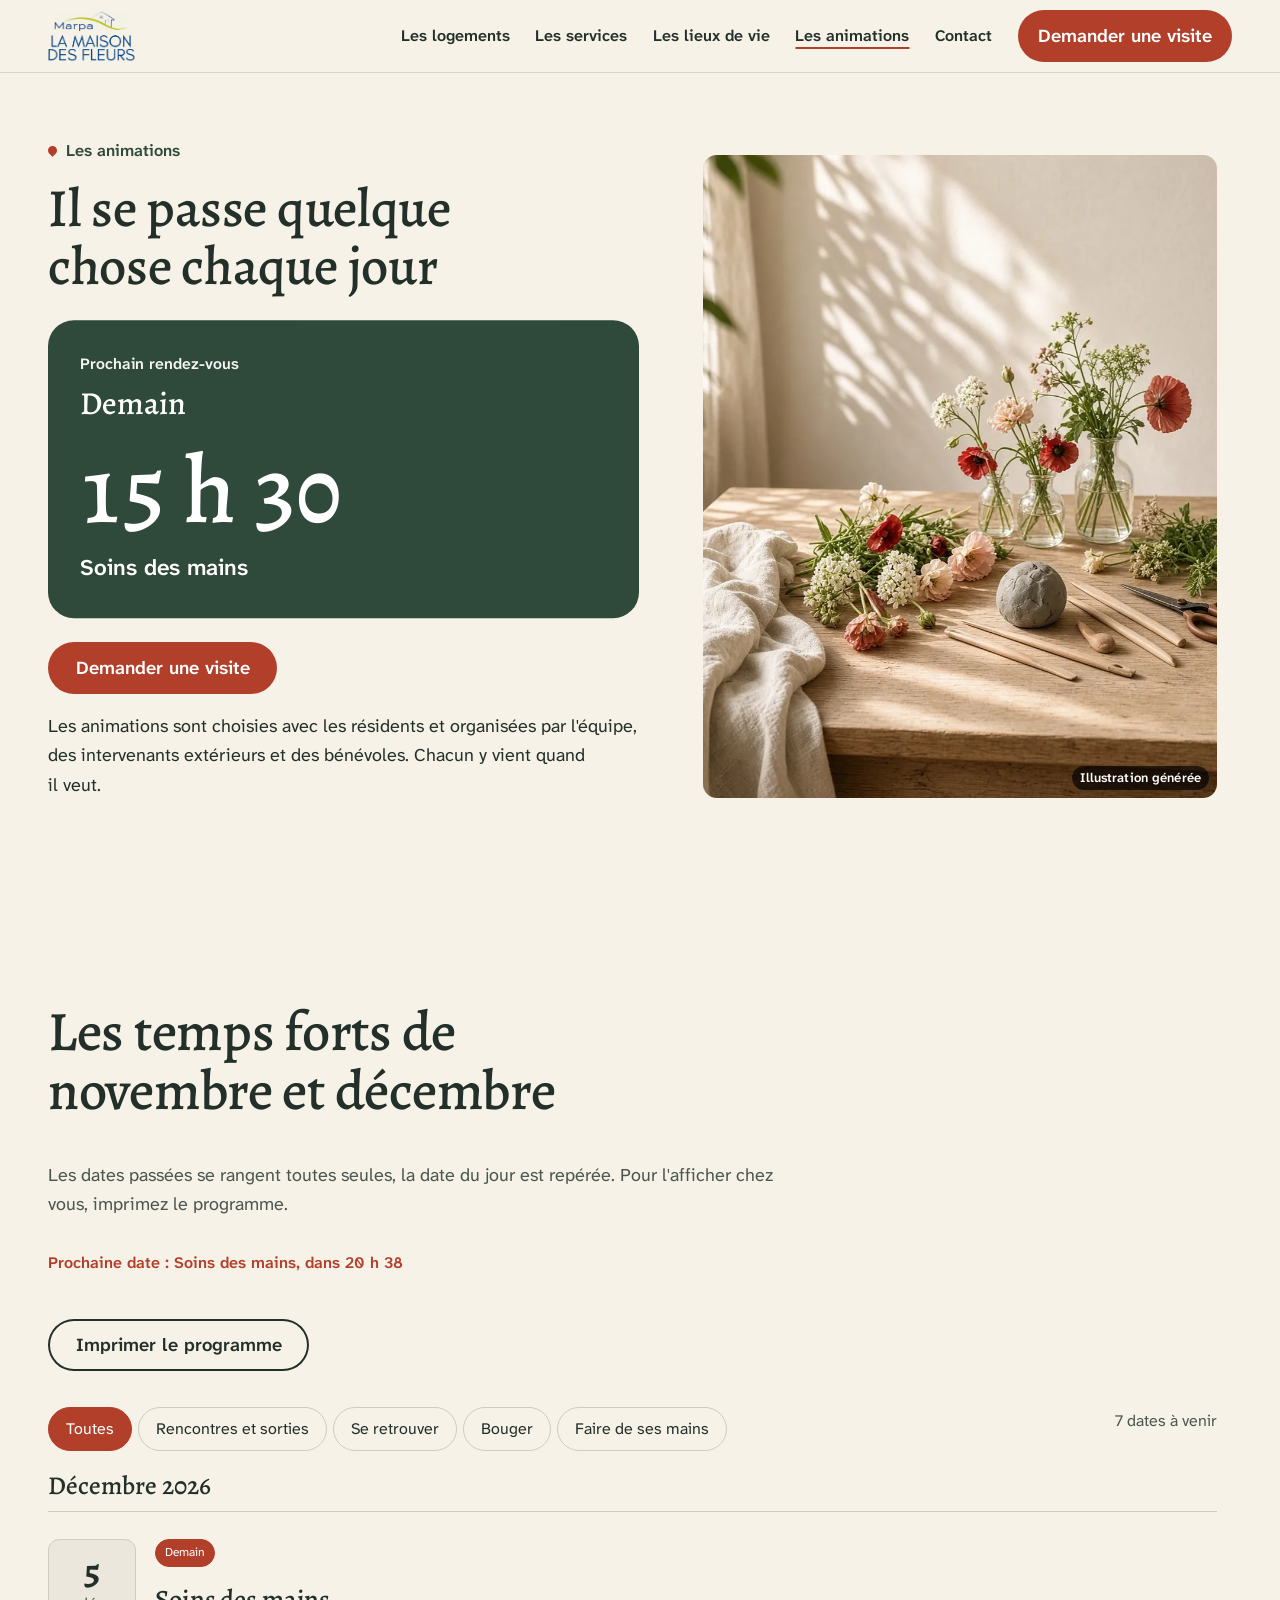
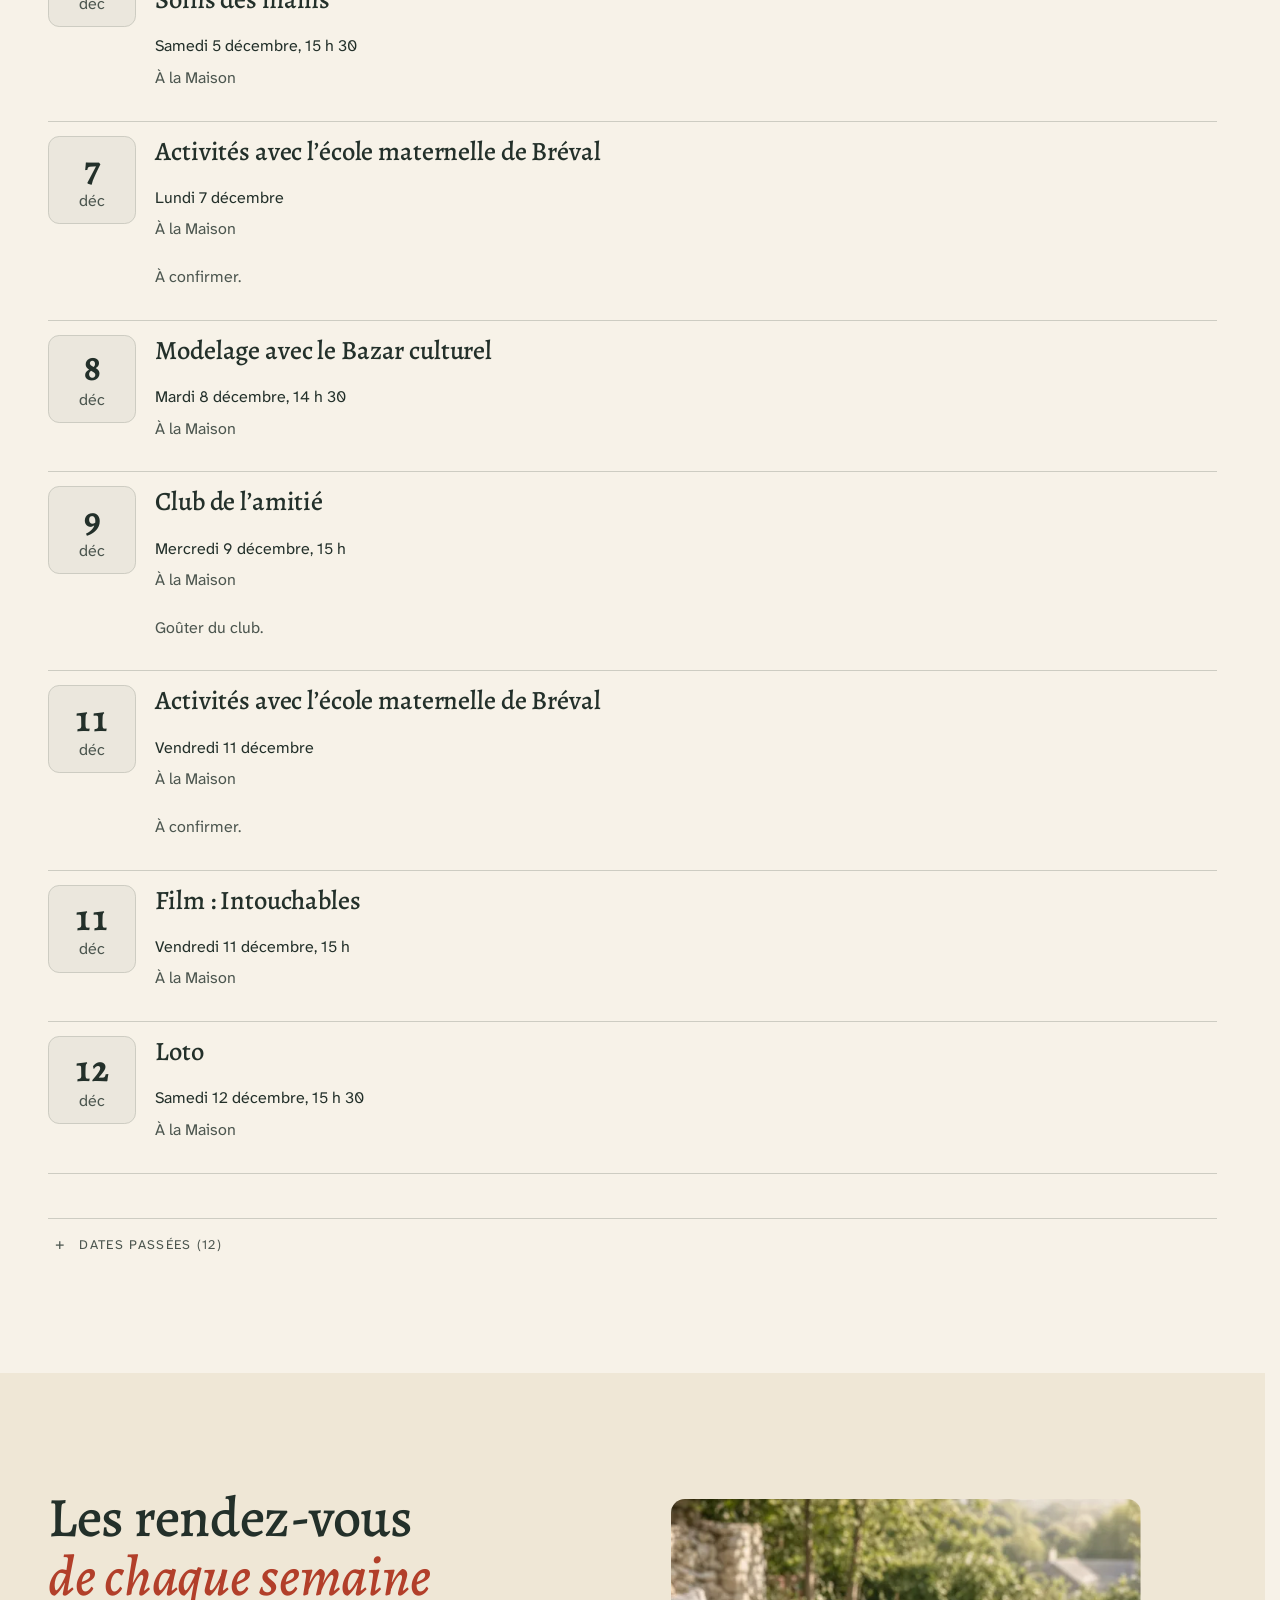
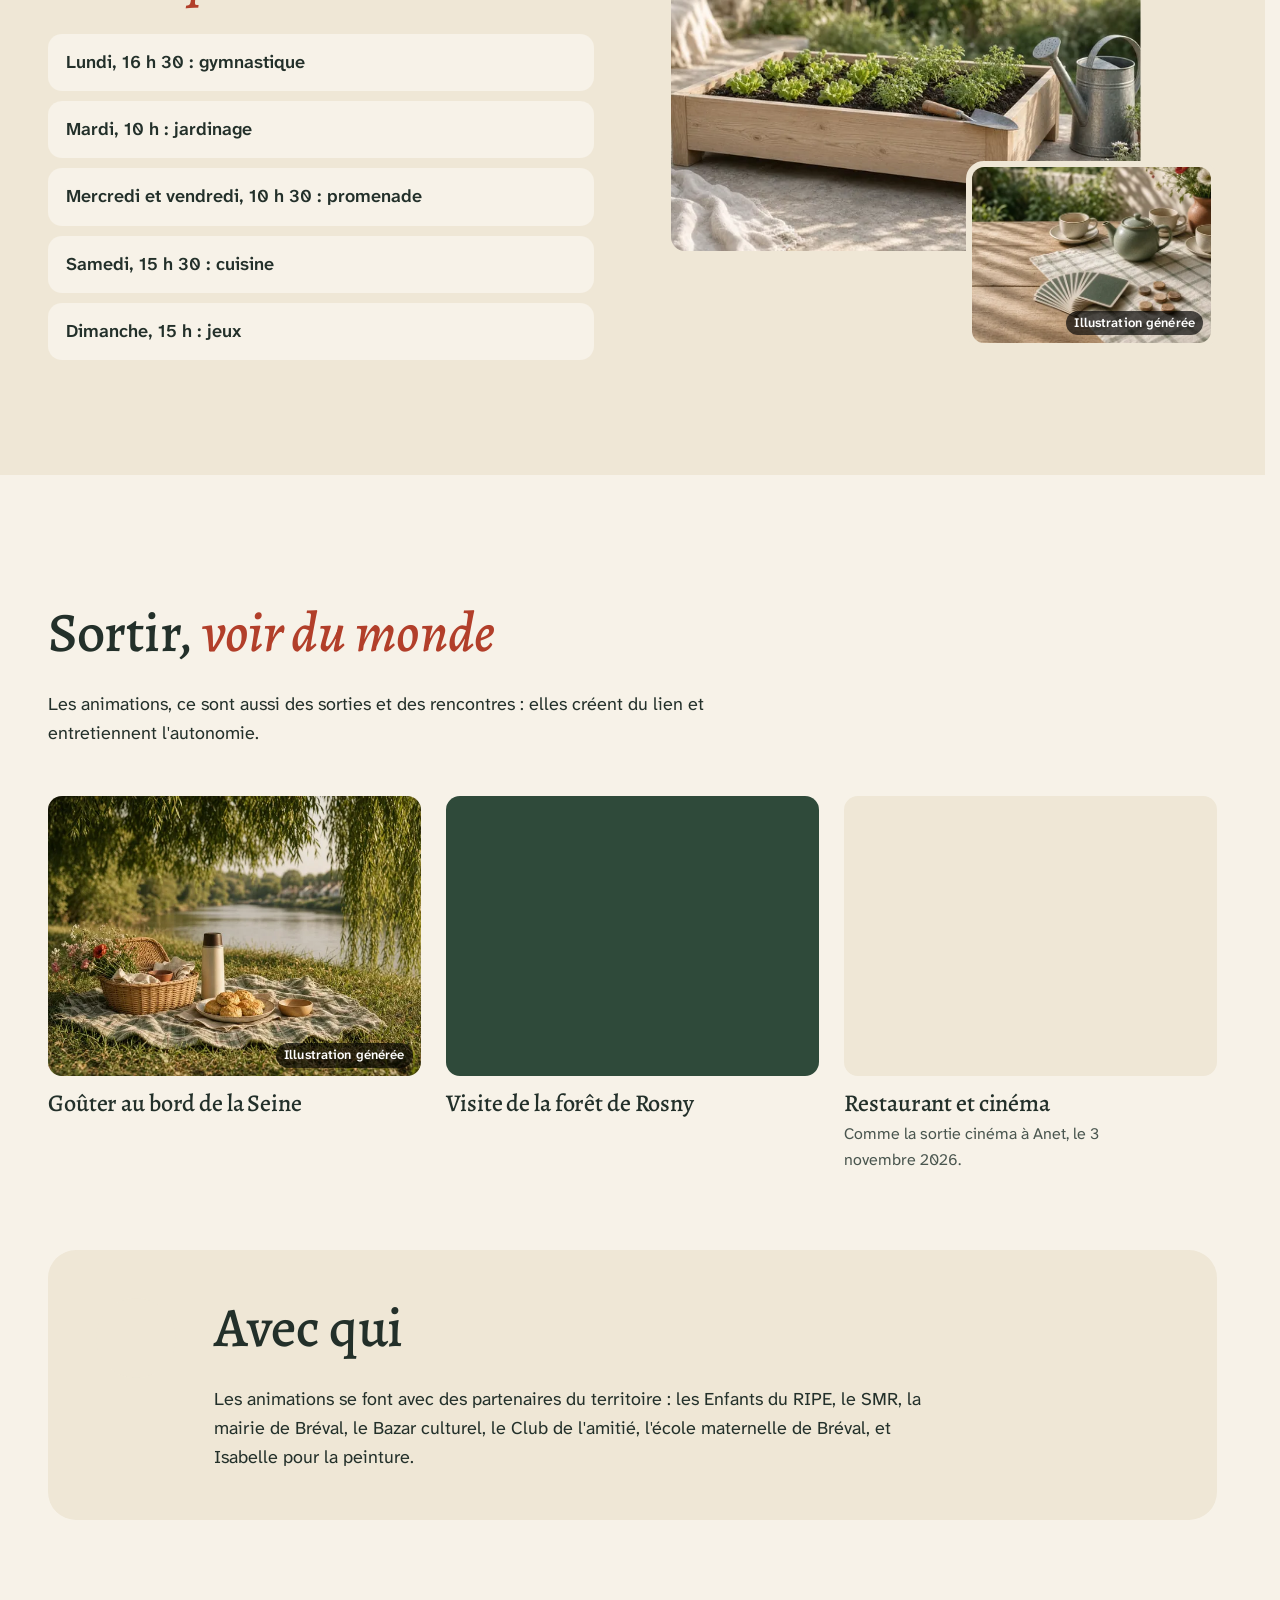
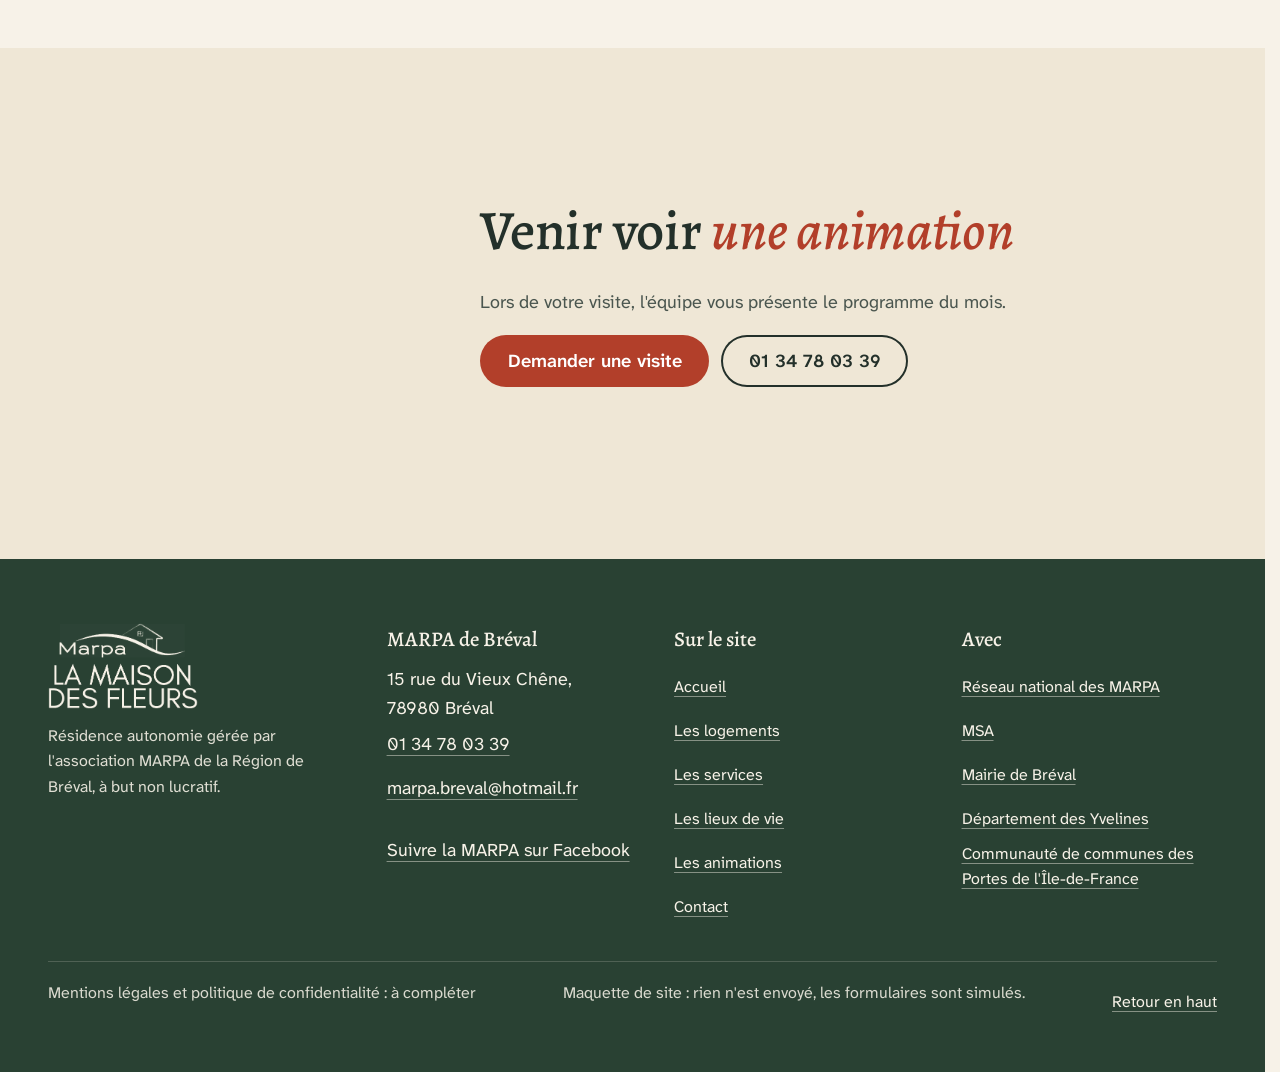
<file: les-animations.html>
<!doctype html>
<html lang="fr" data-v="2">
<head>
<meta charset="utf-8">
<meta name="viewport" content="width=device-width, initial-scale=1, viewport-fit=cover">
<title>Les animations : MARPA de Bréval</title>
<meta name="description" content="Gymnastique, jardinage, promenades, cuisine, loto, ateliers, sorties et rencontres avec les enfants : le programme des animations de la MARPA de Bréval.">
<meta name="robots" content="noindex, nofollow">
<link rel="canonical" href="https://marpa-breval-maquette.vercel.app/les-animations">
<style>:root{--fond:#F7F2E8;--texte:#23302A;--voile-fond:#2F4A3A;--ouverture-fond:#F7F2E8;--menu-fond:#2F4A3A}:root { --entete-h: 72px; --barres-h: 0px; } html { background: var(--fond); color: var(--texte); scrollbar-gutter: stable; } body { margin: 0; background: var(--fond); } html.js:not(.secours):not([data-arrivee="retour"]) [data-anime] { opacity: 0; } html.js:not(.secours):not([data-arrivee="retour"]) [data-anime].vu { opacity: 1; } [data-voile] { position: fixed; inset: 0; z-index: 900; background: var(--voile-fond); transform: translateY(100%); visibility: hidden; pointer-events: none; } html[data-arrivee="voile"]:not(.voile-leve):not(.secours) [data-voile] { transform: none; visibility: visible; } html.secours [data-voile] { visibility: hidden !important; } .ouverture-panneau { position: fixed; inset: 0; z-index: 850; display: none; place-content: center; justify-items: center; background: var(--ouverture-fond, var(--voile-fond)); color: var(--fond); text-align: center; } html.js[data-arrivee="intro"]:not(.secours):not(.intro-finie) .ouverture-panneau { display: grid; } html.defilement-bloque, html.defilement-bloque body, html.js[data-arrivee="intro"]:not(.secours):not(.intro-finie), html.js[data-arrivee="intro"]:not(.secours):not(.intro-finie) body, html[data-arrivee="voile"]:not(.voile-leve):not(.secours), html[data-arrivee="voile"]:not(.voile-leve):not(.secours) body { overflow: hidden; } html.js[data-arrivee="intro"]:not(.secours):not(.intro-finie) { background-color: var(--ouverture-fond, var(--voile-fond)); } html[data-arrivee="voile"]:not(.voile-leve):not(.secours) { background-color: var(--voile-fond); }</style>
<script>(function () {
var d = document.documentElement, ss = null, ls = null;
try { ss = window.sessionStorage; ls = window.localStorage; } catch (e) {}
d.classList.add('js');
var nav = performance.getEntriesByType ? performance.getEntriesByType('navigation')[0] : null;
var type = nav ? nav.type : 'navigate';
var depart = null;
try { depart = JSON.parse(ss.getItem('socle:depart') || 'null'); ss.removeItem('socle:depart'); } catch (e) {}
if (depart && !(Date.now() - depart.t < 15000)) depart = null;
var mode = type === 'back_forward' ? 'retour' : type === 'reload' ? 'intro' : depart ? 'voile' : 'intro';
d.setAttribute('data-arrivee', mode);
if (mode === 'voile' && depart.couleur) d.style.setProperty('--voile-fond', depart.couleur);
if (type === 'reload' && 'scrollRestoration' in history) {
history.scrollRestoration = 'manual';
}
try {
var choisie = ls && ls.getItem('socle:langue');
var langue = (d.lang || '').slice(0, 2);
if (choisie && choisie !== langue && type === 'navigate' && !depart) {
var alt = document.querySelector('link[rel="alternate"][hreflang="' + choisie + '"]');
if (alt) location.replace(new URL(alt.href).pathname + location.search + location.hash);
}
} catch (e) {}
setTimeout(function () { if (!d.classList.contains('demarre')) d.classList.add('secours'); }, 2000);
})();</script>
<link rel="preload" href="/assets/polices/alegreya-latin-500-normal.woff2" as="font" type="font/woff2" crossorigin>
<link rel="preload" href="/assets/polices/atkinson-hyperlegible-next-latin-400-normal.woff2" as="font" type="font/woff2" crossorigin>
<link rel="stylesheet" href="/assets/css/socle.css?v=2">
<link rel="stylesheet" href="/assets/css/modules.css?v=2">
<link rel="stylesheet" href="/assets/css/site.css?v=2">
<link rel="modulepreload" href="/assets/js/site.js?v=2">
<link rel="modulepreload" href="/assets/js/socle/index.js?v=2">
<script src="/assets/vendor/gsap.min.js" defer></script>
<script src="/assets/vendor/ScrollTrigger.min.js" defer></script>
<script src="/assets/vendor/SplitText.min.js" defer></script>
<script type="module" src="/assets/js/site.js?v=2"></script>
<meta name="theme-color" content="#F7F2E8">
<link rel="icon" href="/assets/images/favicon.svg" type="image/svg+xml">
<link rel="apple-touch-icon" href="/assets/images/apple-touch-icon.png">
<meta property="og:type" content="website">
<meta property="og:site_name" content="MARPA de Bréval">
<meta property="og:locale" content="fr_FR">
<meta property="og:title" content="Les animations : MARPA de Bréval">
<meta property="og:description" content="Gymnastique, jardinage, promenades, cuisine, loto, ateliers, sorties et rencontres avec les enfants : le programme des animations de la MARPA de Bréval.">
<meta property="og:url" content="https://marpa-breval-maquette.vercel.app/les-animations">
<meta property="og:image" content="https://marpa-breval-maquette.vercel.app/assets/partage/les-animations-fr.jpg">
<meta property="og:image:width" content="1200">
<meta property="og:image:height" content="630">
<meta property="og:image:alt" content="Les animations de la MARPA de Bréval">
<meta name="twitter:card" content="summary_large_image">
<script type="application/ld+json">{"@context":"https://schema.org","@type":"LocalBusiness","name":"MARPA de Bréval, La Maison des Fleurs","url":"https://marpa-breval-maquette.vercel.app/","telephone":"+33134780339","email":"marpa.breval@hotmail.fr","address":{"@type":"PostalAddress","streetAddress":"15 rue du Vieux Chêne","postalCode":"78980","addressLocality":"Bréval","addressCountry":"FR"},"description":"Résidence autonomie non médicalisée pour personnes âgées autonomes de plus de 60 ans : 22 logements de plain‑pied de 31 m² et un logement de 46 m², jardin arboré de 5 000 m², personnel présent de 7 h à 21 h et téléassistance 24 h/24. Gérée par une association à but non lucratif.","sameAs":["https://www.facebook.com/marpa.breval.3/"]}</script>
</head>
<body id="haut">
<div data-voile data-forme="iris" aria-hidden="true"><div class="voile-contenu"><svg class="fleur fleur--voile" viewBox="-50 -50 100 100" aria-hidden="true" focusable="false"><g class="fleur-petales"><g transform="rotate(0)"><path class="petale" style="--i:0" d="M0 -7 C 15 -15 18 -40 0 -47 C -18 -40 -15 -15 0 -7 Z"/></g><g transform="rotate(72)"><path class="petale" style="--i:1" d="M0 -7 C 15 -15 18 -40 0 -47 C -18 -40 -15 -15 0 -7 Z"/></g><g transform="rotate(144)"><path class="petale" style="--i:2" d="M0 -7 C 15 -15 18 -40 0 -47 C -18 -40 -15 -15 0 -7 Z"/></g><g transform="rotate(216)"><path class="petale" style="--i:3" d="M0 -7 C 15 -15 18 -40 0 -47 C -18 -40 -15 -15 0 -7 Z"/></g><g transform="rotate(288)"><path class="petale" style="--i:4" d="M0 -7 C 15 -15 18 -40 0 -47 C -18 -40 -15 -15 0 -7 Z"/></g></g><circle class="fleur-coeur" r="10"/></svg><span data-voile-libelle>Les animations</span></div></div>
<div class="ouverture-panneau" data-ouverture aria-hidden="true">
  <svg class="fleur fleur--intro" viewBox="-50 -50 100 100" aria-hidden="true" focusable="false" data-ouverture-objet><g class="fleur-petales"><g transform="rotate(0)"><path class="petale" style="--i:0" d="M0 -7 C 15 -15 18 -40 0 -47 C -18 -40 -15 -15 0 -7 Z"/></g><g transform="rotate(72)"><path class="petale" style="--i:1" d="M0 -7 C 15 -15 18 -40 0 -47 C -18 -40 -15 -15 0 -7 Z"/></g><g transform="rotate(144)"><path class="petale" style="--i:2" d="M0 -7 C 15 -15 18 -40 0 -47 C -18 -40 -15 -15 0 -7 Z"/></g><g transform="rotate(216)"><path class="petale" style="--i:3" d="M0 -7 C 15 -15 18 -40 0 -47 C -18 -40 -15 -15 0 -7 Z"/></g><g transform="rotate(288)"><path class="petale" style="--i:4" d="M0 -7 C 15 -15 18 -40 0 -47 C -18 -40 -15 -15 0 -7 Z"/></g></g><circle class="fleur-coeur" r="10"/></svg>
  <p class="ouverture-nom">MARPA de Bréval</p>
  <p class="ouverture-ligne">La Maison des Fleurs</p>
</div>
<a class="evitement" href="#contenu">Aller au contenu</a>
<header data-entete>
  <div class="entete-rangee">
    <a class="entete-logo" href="/" data-libelle="Accueil" aria-label="MARPA de Bréval, accueil">
      <img src="/assets/images/logo-maison.png" alt="" width="401" height="230">
    </a>
    <nav data-nav aria-label="Navigation principale">
      <ul><li><a href="/les-logements" data-libelle="Les logements">Les logements</a></li><li><a href="/les-services" data-libelle="Les services">Les services</a></li><li><a href="/les-lieux" data-libelle="Les lieux de vie">Les lieux de vie</a></li><li><a href="/les-animations" data-libelle="Les animations" aria-current="page">Les animations</a></li><li><a href="/contact" data-libelle="Contact">Contact</a></li></ul>
    </nav>
    <div class="entete-actions">
      <a class="bouton" href="/contact#visite" data-libelle="Contact">Demander une visite</a>
      <button type="button" data-menu-bouton aria-controls="menu" aria-expanded="false" data-libelle-ouvrir="Menu" data-libelle-fermer="Fermer"><span data-libelle-bouton>Menu</span></button>
      <a class="menu-sansjs" href="#menu" data-menu-lien>Menu</a>
    </div>
  </div>
</header>
<script>/* Avant le premier affichage : rangées de la navigation (même règle que ajusterNav dans assets/js/socle/entete.js)
   et hauteur réelle de l'en-tête, pour que rien ne saute quand le JavaScript du site prend la main. */
(function () {
  var h = document.documentElement, u = document.querySelector('[data-nav] ul'), e = document.querySelector('[data-entete]');
  if (u) {
    var deborde = function () { return u.scrollWidth > u.clientWidth + 1; }, c = deborde();
    if (c && window.matchMedia('(min-width: 900px)').matches) {
      h.classList.add('nav-deux-rangees'); c = deborde();
      if (c) { h.classList.add('nav-deux-lignes'); var a = u.querySelector('a'); c = !a || u.getBoundingClientRect().height > a.getBoundingClientRect().height * 2.5; }
      if (c) h.classList.remove('nav-deux-rangees', 'nav-deux-lignes');
    }
    if (c) h.classList.add('nav-compacte');
  }
  if (e) h.style.setProperty('--entete-h', Math.round(e.getBoundingClientRect().height) + 'px');
})();</script>
<span id="menu-ferme" aria-hidden="true"></span>
<div id="menu" data-menu role="dialog" aria-modal="true" aria-label="Menu">
  <p class="menu-sansjs-fermer"><a href="#menu-ferme">Fermer</a></p>
  <ul><li style="--i:0"><a href="/" class="menu-lien" data-libelle="Accueil">Accueil</a></li><li style="--i:1"><a href="/les-logements" class="menu-lien" data-libelle="Les logements">Les logements</a></li><li style="--i:2"><a href="/les-services" class="menu-lien" data-libelle="Les services">Les services</a></li><li style="--i:3"><a href="/les-lieux" class="menu-lien" data-libelle="Les lieux de vie">Les lieux de vie</a></li><li style="--i:4"><a href="/les-animations" class="menu-lien" data-libelle="Les animations" aria-current="page">Les animations</a></li><li style="--i:5"><a href="/contact" class="menu-lien" data-libelle="Contact">Contact</a></li></ul>
  <p><a class="bouton" href="tel:+33134780339">Appeler 01 34 78 03 39</a></p>
</div>
<main id="contenu" tabindex="-1">
<section class="ouv-prochain conteneur" id="debut">
  <div class="prochain" data-iris-centre>
    <p class="surtitre" data-anime>Les animations</p>
    <h1 class="prochain-titre-page" data-anime="lignes">Il se passe quelque chose chaque jour</h1>
    <div class="prochain-carte" data-info-cle data-effet="prochain">
      <p class="prochain-etiquette">Prochain rendez-vous</p>
      <p class="prochain-quand"><span data-prochain-jour>Programme de novembre et décembre 2026</span></p>
      <p class="prochain-heure" data-prochain-heure aria-hidden="true"></p>
      <p class="prochain-quoi" data-prochain-quoi>Le programme de novembre et décembre 2026 est détaillé plus bas.</p>
    </div>
    <p class="prochain-action" data-anime><a href="/contact?sujet=visite#visite" class="bouton" data-libelle="Contact" data-action-principale data-survol="magnetique">Demander une visite</a></p>
    <p class="prochain-texte masque-ecran-bas" data-anime>Les animations sont choisies avec les résidents et organisées par l&#39;équipe, des intervenants extérieurs et des bénévoles. Chacun y vient quand il veut.</p>
  </div>
  <figure class="media prochain-media" data-grok data-fx="parallaxe" data-fx-force="8" style="--cadrage:50% 50%">
  <picture>
    <img src="/assets/images/grok/animations-atelier-1600.webp" srcset="/assets/images/grok/animations-atelier-1024.webp 1024w, /assets/images/grok/animations-atelier-1168.webp 1168w, /assets/images/grok/animations-atelier-1600.webp 1600w" sizes="(max-width: 760px) 100vw, 42vw" alt="Table d’atelier avec fleurs coupées, vases, argile et outils de modelage" width="1600" height="2000" fetchpriority="high" loading="eager" decoding="async">
  </picture><figcaption class="mention-ia">Illustration générée</figcaption>
</figure>
  <script type="application/json" id="planning-donnees">{"types":[{"id":"bouger","nom":"Bouger","teinte":2},{"id":"mains","nom":"Faire de ses mains","teinte":1},{"id":"ensemble","nom":"Se retrouver","teinte":3},{"id":"rencontres","nom":"Rencontres et sorties","teinte":4}],"evenements":[{"date":"2026-11-03","heure":null,"titre":"Sortie cinéma à Anet","type":"rencontres","lieu":"Anet"},{"date":"2026-11-16","heure":"16:30","titre":"Gymnastique","type":"bouger"},{"date":"2026-11-17","heure":"10:00","titre":"Jardinage","type":"mains"},{"date":"2026-11-18","heure":"10:30","titre":"Promenade","type":"bouger"},{"date":"2026-11-18","heure":null,"titre":"Film : La Grande Vadrouille","type":"ensemble"},{"date":"2026-11-19","heure":"10:30","titre":"Les Enfants du RIPE","type":"rencontres"},{"date":"2026-11-19","heure":"15:00","titre":"Réveil sensoriel","type":"bouger"},{"date":"2026-11-20","heure":"10:30","titre":"Promenade","type":"bouger"},{"date":"2026-11-20","heure":"15:00","titre":"Sport avec le SMR","type":"bouger"},{"date":"2026-11-21","heure":"15:30","titre":"Cuisine","type":"mains"},{"date":"2026-11-22","heure":"15:00","titre":"Jeux","type":"ensemble"},{"date":"2026-11-23","heure":"13:00","titre":"Dictée intergénérationnelle au château de Versailles","type":"rencontres","lieu":"Château de Versailles"},{"date":"2026-11-23","heure":"16:30","titre":"Gymnastique","type":"bouger"},{"date":"2026-11-24","heure":"10:00","titre":"Jardinage","type":"mains"},{"date":"2026-11-24","heure":"14:00","titre":"Goûter avec la mairie de Bréval","type":"rencontres"},{"date":"2026-11-25","heure":"10:30","titre":"Promenade","type":"bouger"},{"date":"2026-11-25","heure":"15:30","titre":"Loto","type":"ensemble"},{"date":"2026-11-26","heure":"15:00","titre":"Composition florale","type":"mains"},{"date":"2026-11-27","heure":"10:30","titre":"Promenade","type":"bouger"},{"date":"2026-11-28","heure":"15:30","titre":"Cuisine","type":"mains"},{"date":"2026-11-29","heure":"15:00","titre":"Jeux","type":"ensemble"},{"date":"2026-11-30","heure":"16:30","titre":"Gymnastique","type":"bouger"},{"date":"2026-12-01","heure":"10:00","titre":"Jardinage","type":"mains"},{"date":"2026-12-01","heure":"11:00","titre":"Messe","type":"ensemble"},{"date":"2026-12-01","heure":"14:30","titre":"Peinture avec Isabelle","type":"mains"},{"date":"2026-12-02","heure":"10:30","titre":"Promenade","type":"bouger"},{"date":"2026-12-02","heure":"15:00","titre":"Jeux","type":"ensemble"},{"date":"2026-12-03","heure":"10:30","titre":"Les Enfants du RIPE","type":"rencontres"},{"date":"2026-12-03","heure":"15:00","titre":"Réveil sensoriel","type":"bouger"},{"date":"2026-12-04","heure":"10:30","titre":"Promenade","type":"bouger"},{"date":"2026-12-04","heure":"15:30","titre":"Jeu « 2 minutes ensemble »","type":"ensemble"},{"date":"2026-12-05","heure":"15:30","titre":"Soins des mains","type":"mains"},{"date":"2026-12-06","heure":"15:00","titre":"Jeux","type":"ensemble"},{"date":"2026-12-07","heure":"16:30","titre":"Gymnastique","type":"bouger"},{"date":"2026-12-08","heure":"10:00","titre":"Jardinage","type":"mains"},{"date":"2026-12-08","heure":"14:30","titre":"Modelage avec le Bazar culturel","type":"mains"},{"date":"2026-12-09","heure":"10:30","titre":"Promenade","type":"bouger"},{"date":"2026-12-09","heure":"15:00","titre":"Club de l’amitié","type":"ensemble"},{"date":"2026-12-10","heure":"15:00","titre":"Jeux","type":"ensemble"},{"date":"2026-12-11","heure":"10:30","titre":"Promenade","type":"bouger"},{"date":"2026-12-11","heure":"15:00","titre":"Film : Intouchables","type":"ensemble"},{"date":"2026-12-12","heure":"15:30","titre":"Loto","type":"ensemble"},{"date":"2026-12-13","heure":"15:00","titre":"Jeux","type":"ensemble"}]}</script>
</section>
<section class="agd socle-cadre agenda" data-module="agenda-des-dates" aria-labelledby="agd-titre" id="agenda">
  <div class="agd__tete">
    <h2 class="agd__h2" id="agd-titre" data-anime="lignes">Les temps forts de novembre et décembre</h2>
    <p class="agenda-aide">Les dates passées se rangent toutes seules, la date du jour est repérée. Pour l&#39;afficher chez vous, imprimez le programme.</p>
    <p class="agd__prochaine" data-prochaine aria-live="polite"></p>
    <p class="agenda-imprimer"><button type="button" class="bouton bouton--contour" data-imprimer data-texte-fait="Impression lancée">Imprimer le programme</button></p>
  </div>
  <div class="agd__outils">
    <div class="agd__filtres" role="group" aria-label="Types d&#39;animations"></div>
    <p class="agd__compte" data-compte aria-live="polite"></p>
  </div>
  <div class="agenda-liste" data-visuel>
    <ol class="agd__liste">
      <li class="agd__date" data-debut="2026-11-03" data-type="Rencontres et sorties" data-lieu="Anet">
        <h3 class="agd__titre">Sortie cinéma à Anet</h3>
        <time class="agd__quand" datetime="2026-11-03">mardi 3 novembre</time>
      </li><li class="agd__date" data-debut="2026-11-18" data-type="Se retrouver" data-lieu="À la Maison">
        <h3 class="agd__titre">Film : La Grande Vadrouille</h3>
        <time class="agd__quand" datetime="2026-11-18">mercredi 18 novembre</time>
      </li><li class="agd__date" data-debut="2026-11-19T10:30" data-type="Rencontres et sorties" data-lieu="À la Maison">
        <h3 class="agd__titre">Les Enfants du RIPE</h3>
        <time class="agd__quand" datetime="2026-11-19T10:30">jeudi 19 novembre, 10 h 30</time>
        <p class="agd__texte">Rencontre avec les enfants accompagnés par le RIPE.</p>
      </li><li class="agd__date" data-debut="2026-11-20T15:00" data-type="Bouger" data-lieu="À la Maison">
        <h3 class="agd__titre">Sport avec le SMR</h3>
        <time class="agd__quand" datetime="2026-11-20T15:00">vendredi 20 novembre, 15 h</time>
      </li><li class="agd__date" data-debut="2026-11-23T13:00" data-type="Rencontres et sorties" data-lieu="Château de Versailles">
        <h3 class="agd__titre">Dictée intergénérationnelle au château de Versailles</h3>
        <time class="agd__quand" datetime="2026-11-23T13:00">lundi 23 novembre, 13 h</time>
        <p class="agd__texte">Réservée aux résidents inscrits.</p>
      </li><li class="agd__date" data-debut="2026-11-24T14:00" data-type="Rencontres et sorties" data-lieu="À la Maison">
        <h3 class="agd__titre">Goûter avec la mairie de Bréval</h3>
        <time class="agd__quand" datetime="2026-11-24T14:00">mardi 24 novembre, 14 h</time>
      </li><li class="agd__date" data-debut="2026-11-25T15:30" data-type="Se retrouver" data-lieu="À la Maison">
        <h3 class="agd__titre">Loto</h3>
        <time class="agd__quand" datetime="2026-11-25T15:30">mercredi 25 novembre, 15 h 30</time>
      </li><li class="agd__date" data-debut="2026-11-26T15:00" data-type="Faire de ses mains" data-lieu="À la Maison">
        <h3 class="agd__titre">Composition florale</h3>
        <time class="agd__quand" datetime="2026-11-26T15:00">jeudi 26 novembre, 15 h</time>
      </li><li class="agd__date" data-debut="2026-12-01T11:00" data-type="Se retrouver" data-lieu="À la Maison">
        <h3 class="agd__titre">Messe</h3>
        <time class="agd__quand" datetime="2026-12-01T11:00">mardi 1er décembre, 11 h</time>
      </li><li class="agd__date" data-debut="2026-12-01T14:30" data-type="Faire de ses mains" data-lieu="À la Maison">
        <h3 class="agd__titre">Peinture avec Isabelle</h3>
        <time class="agd__quand" datetime="2026-12-01T14:30">mardi 1er décembre, 14 h 30</time>
      </li><li class="agd__date" data-debut="2026-12-03T10:30" data-type="Rencontres et sorties" data-lieu="À la Maison">
        <h3 class="agd__titre">Les Enfants du RIPE</h3>
        <time class="agd__quand" datetime="2026-12-03T10:30">jeudi 3 décembre, 10 h 30</time>
        <p class="agd__texte">Rencontre avec les enfants accompagnés par le RIPE.</p>
      </li><li class="agd__date" data-debut="2026-12-04T15:30" data-type="Se retrouver" data-lieu="À la Maison">
        <h3 class="agd__titre">Jeu « 2 minutes ensemble »</h3>
        <time class="agd__quand" datetime="2026-12-04T15:30">vendredi 4 décembre, 15 h 30</time>
      </li><li class="agd__date" data-debut="2026-12-05T15:30" data-type="Faire de ses mains" data-lieu="À la Maison">
        <h3 class="agd__titre">Soins des mains</h3>
        <time class="agd__quand" datetime="2026-12-05T15:30">samedi 5 décembre, 15 h 30</time>
      </li><li class="agd__date" data-debut="2026-12-07" data-type="Rencontres et sorties" data-lieu="À la Maison">
        <h3 class="agd__titre">Activités avec l’école maternelle de Bréval</h3>
        <time class="agd__quand" datetime="2026-12-07">lundi 7 décembre</time>
        <p class="agd__texte">À confirmer.</p>
      </li><li class="agd__date" data-debut="2026-12-08T14:30" data-type="Faire de ses mains" data-lieu="À la Maison">
        <h3 class="agd__titre">Modelage avec le Bazar culturel</h3>
        <time class="agd__quand" datetime="2026-12-08T14:30">mardi 8 décembre, 14 h 30</time>
      </li><li class="agd__date" data-debut="2026-12-09T15:00" data-type="Se retrouver" data-lieu="À la Maison">
        <h3 class="agd__titre">Club de l’amitié</h3>
        <time class="agd__quand" datetime="2026-12-09T15:00">mercredi 9 décembre, 15 h</time>
        <p class="agd__texte">Goûter du club.</p>
      </li><li class="agd__date" data-debut="2026-12-11" data-type="Rencontres et sorties" data-lieu="À la Maison">
        <h3 class="agd__titre">Activités avec l’école maternelle de Bréval</h3>
        <time class="agd__quand" datetime="2026-12-11">vendredi 11 décembre</time>
        <p class="agd__texte">À confirmer.</p>
      </li><li class="agd__date" data-debut="2026-12-11T15:00" data-type="Se retrouver" data-lieu="À la Maison">
        <h3 class="agd__titre">Film : Intouchables</h3>
        <time class="agd__quand" datetime="2026-12-11T15:00">vendredi 11 décembre, 15 h</time>
      </li><li class="agd__date" data-debut="2026-12-12T15:30" data-type="Se retrouver" data-lieu="À la Maison">
        <h3 class="agd__titre">Loto</h3>
        <time class="agd__quand" datetime="2026-12-12T15:30">samedi 12 décembre, 15 h 30</time>
      </li>
    </ol>
  </div>
  <p class="agd__vide" hidden>Aucune animation de ce type pour le moment.</p>
</section>
<section class="regulier" id="chaque-semaine">
  <div class="conteneur regulier-grille">
    <div>
      <h2 data-anime="lignes">Les rendez-vous <em class="mot">de chaque semaine</em></h2>
      <ul class="regulier-liste" data-anime="cascade">
        <li>Lundi, 16 h 30 : gymnastique</li><li>Mardi, 10 h : jardinage</li><li>Mercredi et vendredi, 10 h 30 : promenade</li><li>Samedi, 15 h 30 : cuisine</li><li>Dimanche, 15 h : jeux</li>
      </ul>
    </div>
    <div class="regulier-photos">
      <figure class="media regulier-a" data-grok data-anime="rideau" style="--cadrage:50% 50%">
  <picture>
    <img src="/assets/images/grok/animations-jardinage-800.webp" srcset="/assets/images/grok/animations-jardinage-640.webp 640w, /assets/images/grok/animations-jardinage-800.webp 800w" sizes="(max-width: 760px) 100vw, 30vw" alt="Carré potager en bois avec jeunes plants, transplantoir et arrosoir" width="800" height="600" loading="lazy" decoding="async">
  </picture><figcaption class="mention-ia">Illustration générée</figcaption>
</figure>
      <figure class="media regulier-b" data-grok data-fx="parallaxe" data-fx-force="12" style="--cadrage:50% 50%">
  <picture>
    <img src="/assets/images/grok/animations-jeux-800.webp" srcset="/assets/images/grok/animations-jeux-640.webp 640w, /assets/images/grok/animations-jeux-800.webp 800w" sizes="(max-width: 760px) 60vw, 20vw" alt="Jeu de cartes et théière sur une table en bois" width="800" height="600" loading="lazy" decoding="async">
  </picture><figcaption class="mention-ia">Illustration générée</figcaption>
</figure>
    </div>
  </div>
</section>
<section class="sorties conteneur" id="sorties">
  <div class="tete-section">
    <h2 data-anime="lignes">Sortir, <em class="mot">voir du monde</em></h2>
    <p data-anime>Les animations, ce sont aussi des sorties et des rencontres : elles créent du lien et entretiennent l&#39;autonomie.</p>
  </div>
  <ul class="sorties-cartes" data-anime="cascade">
    <li><figure class="media sortie-media" data-grok style="--cadrage:50% 55%">
  <picture>
    <img src="/assets/images/grok/animations-sortie-800.webp" srcset="/assets/images/grok/animations-sortie-640.webp 640w, /assets/images/grok/animations-sortie-800.webp 800w" sizes="(max-width: 760px) 100vw, 33vw" alt="Panier de goûter et plaid au bord d’une rivière, sous les saules" width="800" height="600" loading="lazy" decoding="async">
  </picture><figcaption class="mention-ia">Illustration générée</figcaption>
</figure><h3>Goûter au bord de la Seine</h3></li>
    <li><div class="media sortie-media sortie-dessin" data-visuel aria-hidden="true">
      <svg viewBox="0 0 200 150" data-fx="trace"><path d="M40 120V80M40 80l-22 18M40 80l22 18M40 62l-18 16M40 62l18 16M40 46l-12 12M40 46l12 12M40 30v16"/><path d="M110 120V70M110 70c-26 0-34-16-34-30 0-18 14-28 34-28s34 10 34 28c0 14-8 30-34 30z"/><path d="M165 120V88M165 88l-16 14M165 88l16 14M165 72l-12 12M165 72l12 12M165 58v14"/><path d="M8 122h184"/></svg>
    </div><h3>Visite de la forêt de Rosny</h3></li>
    <li><div class="media sortie-media sortie-dessin sortie-dessin--clair" data-visuel aria-hidden="true">
      <svg viewBox="0 0 200 150" data-fx="trace"><rect x="30" y="38" width="140" height="80" rx="6"/><path d="M30 58h140M30 98h140"/><path d="M44 38l-8-16 22-6 8 16M78 38l-8-16 22-6 8 16"/><circle cx="100" cy="78" r="12"/><path d="M96 72l10 6-10 6z"/></svg>
    </div><h3>Restaurant et cinéma</h3><p>Comme la sortie cinéma à Anet, le 3 novembre 2026.</p></li>
  </ul>
</section>
<section class="avec conteneur" id="avec-qui">
  <div class="avec-carte" data-visuel>
    <svg class="picto picto--grand" viewBox="0 0 48 48" aria-hidden="true" focusable="false" data-fx="trace"><path d="M24 40S8 30 8 18a8 8 0 0 1 16-3 8 8 0 0 1 16 3c0 12-16 22-16 22z"/></svg>
    <div>
      <h2 data-anime="lignes">Avec qui</h2>
      <p data-anime>Les animations se font avec des partenaires du territoire : les Enfants du RIPE, le SMR, la mairie de Bréval, le Bazar culturel, le Club de l&#39;amitié, l&#39;école maternelle de Bréval, et Isabelle pour la peinture.</p>
    </div>
  </div>
</section>
<section class="appel" id="appel">
  <div class="conteneur appel-grille">
    <div class="appel-dessin" data-visuel><svg class="fleur fleur--trait fleur--appel" viewBox="-50 -50 100 100" aria-hidden="true" focusable="false" data-fx="trace"><g class="fleur-petales"><g transform="rotate(0)"><path class="petale" style="--i:0" d="M0 -7 C 15 -15 18 -40 0 -47 C -18 -40 -15 -15 0 -7 Z"/></g><g transform="rotate(72)"><path class="petale" style="--i:1" d="M0 -7 C 15 -15 18 -40 0 -47 C -18 -40 -15 -15 0 -7 Z"/></g><g transform="rotate(144)"><path class="petale" style="--i:2" d="M0 -7 C 15 -15 18 -40 0 -47 C -18 -40 -15 -15 0 -7 Z"/></g><g transform="rotate(216)"><path class="petale" style="--i:3" d="M0 -7 C 15 -15 18 -40 0 -47 C -18 -40 -15 -15 0 -7 Z"/></g><g transform="rotate(288)"><path class="petale" style="--i:4" d="M0 -7 C 15 -15 18 -40 0 -47 C -18 -40 -15 -15 0 -7 Z"/></g></g><circle class="fleur-coeur" r="10"/></svg></div>
    <div class="appel-texte">
      <h2 data-anime="lignes">Venir voir <em class="mot">une animation</em></h2>
      <p data-anime>Lors de votre visite, l&#39;équipe vous présente le programme du mois.</p>
      <p class="appel-actions" data-anime>
        <a href="/contact?sujet=visite#visite" class="bouton" data-libelle="Contact" data-survol="magnetique">Demander une visite</a>
        <a class="bouton bouton--contour" href="tel:+33134780339">01 34 78 03 39</a>
      </p>
    </div>
  </div>
</section>
</main>
<footer class="pied" id="pied">
  <div class="conteneur pied-grille">
    <div class="pied-maison">
      <img src="/assets/images/logo-maison-clair.png" alt="" width="401" height="230" class="pied-logo" loading="lazy">
      <p>Résidence autonomie gérée par l&#39;association MARPA de la Région de Bréval, à but non lucratif.</p>
    </div>
    <div>
      <p class="pied-titre">MARPA de Bréval</p>
      <p>15 rue du Vieux Chêne, 78980 Bréval<br><a href="tel:+33134780339">01 34 78 03 39</a><br><a href="mailto:marpa.breval@hotmail.fr">marpa.breval@hotmail.fr</a></p>
      <p><a href="https://www.facebook.com/marpa.breval.3/" target="_blank" rel="noopener">Suivre la MARPA sur Facebook<span class="visuellement-cache"> (nouvel onglet)</span></a></p>
    </div>
    <nav aria-label="Sur le site">
      <p class="pied-titre">Sur le site</p>
      <ul><li><a href="/" data-libelle="Accueil">Accueil</a></li><li><a href="/les-logements" data-libelle="Les logements">Les logements</a></li><li><a href="/les-services" data-libelle="Les services">Les services</a></li><li><a href="/les-lieux" data-libelle="Les lieux de vie">Les lieux de vie</a></li><li><a href="/les-animations" data-libelle="Les animations" aria-current="page">Les animations</a></li><li><a href="/contact" data-libelle="Contact">Contact</a></li></ul>
    </nav>
    <div>
      <p class="pied-titre">Avec</p>
      <ul><li><a href="https://www.marpa.fr/" target="_blank" rel="noopener">Réseau national des MARPA<span class="visuellement-cache"> (nouvel onglet)</span></a></li><li><a href="https://www.msa.fr/lfp" target="_blank" rel="noopener">MSA<span class="visuellement-cache"> (nouvel onglet)</span></a></li><li><a href="https://www.mairie-breval.fr/" target="_blank" rel="noopener">Mairie de Bréval<span class="visuellement-cache"> (nouvel onglet)</span></a></li><li><a href="https://www.yvelines.fr/" target="_blank" rel="noopener">Département des Yvelines<span class="visuellement-cache"> (nouvel onglet)</span></a></li><li><a href="https://www.ccpif.fr/" target="_blank" rel="noopener">Communauté de communes des Portes de l&#39;Île-de-France<span class="visuellement-cache"> (nouvel onglet)</span></a></li></ul>
    </div>
  </div>
  <div class="conteneur pied-bas"><p>Mentions légales et politique de confidentialité : à compléter</p><p>Maquette de site : rien n&#39;est envoyé, les formulaires sont simulés.</p><p><a href="#haut" data-sans-transition>Retour en haut</a></p></div>
</footer>
<div data-barre-fixe>
  <a class="bouton bouton--contour" href="tel:+33134780339">Appeler</a>
  <a class="bouton" href="/contact#visite" data-libelle="Contact">Une visite</a>
</div>
</body>
</html>
</file>
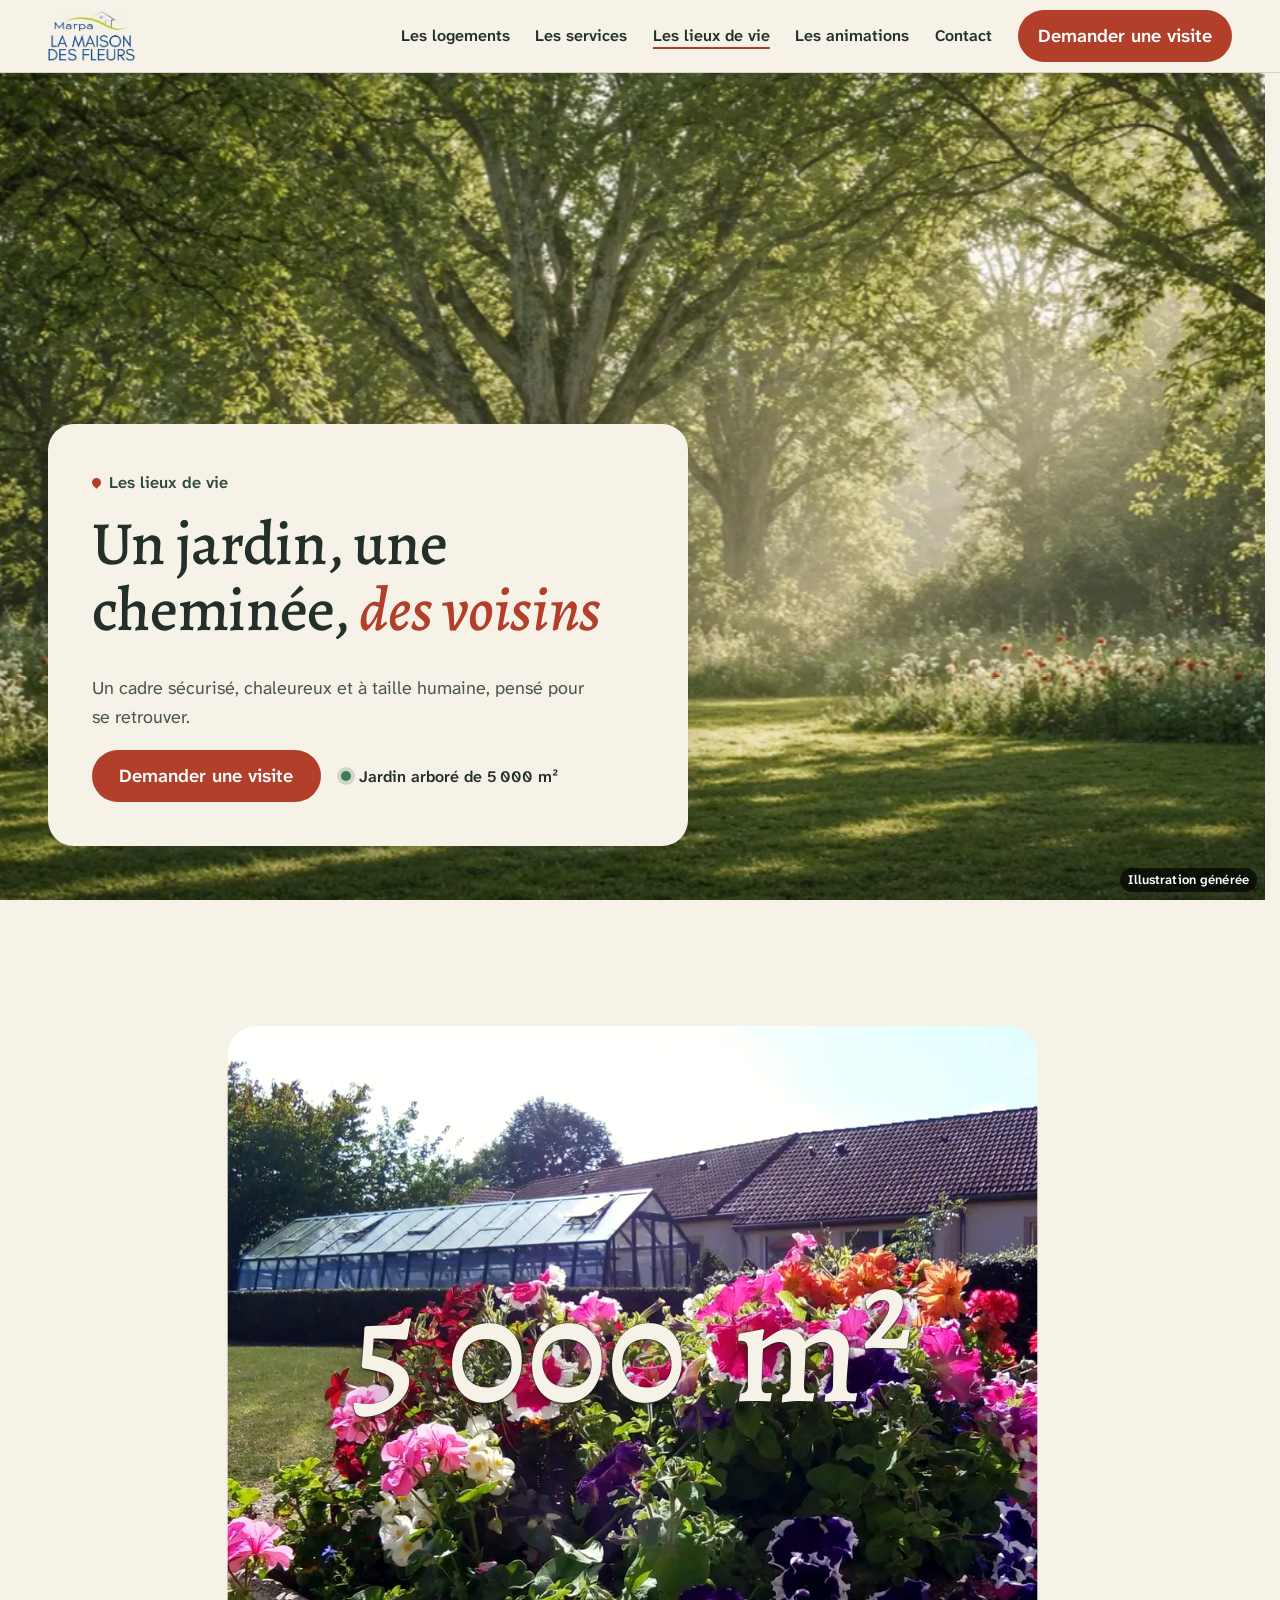
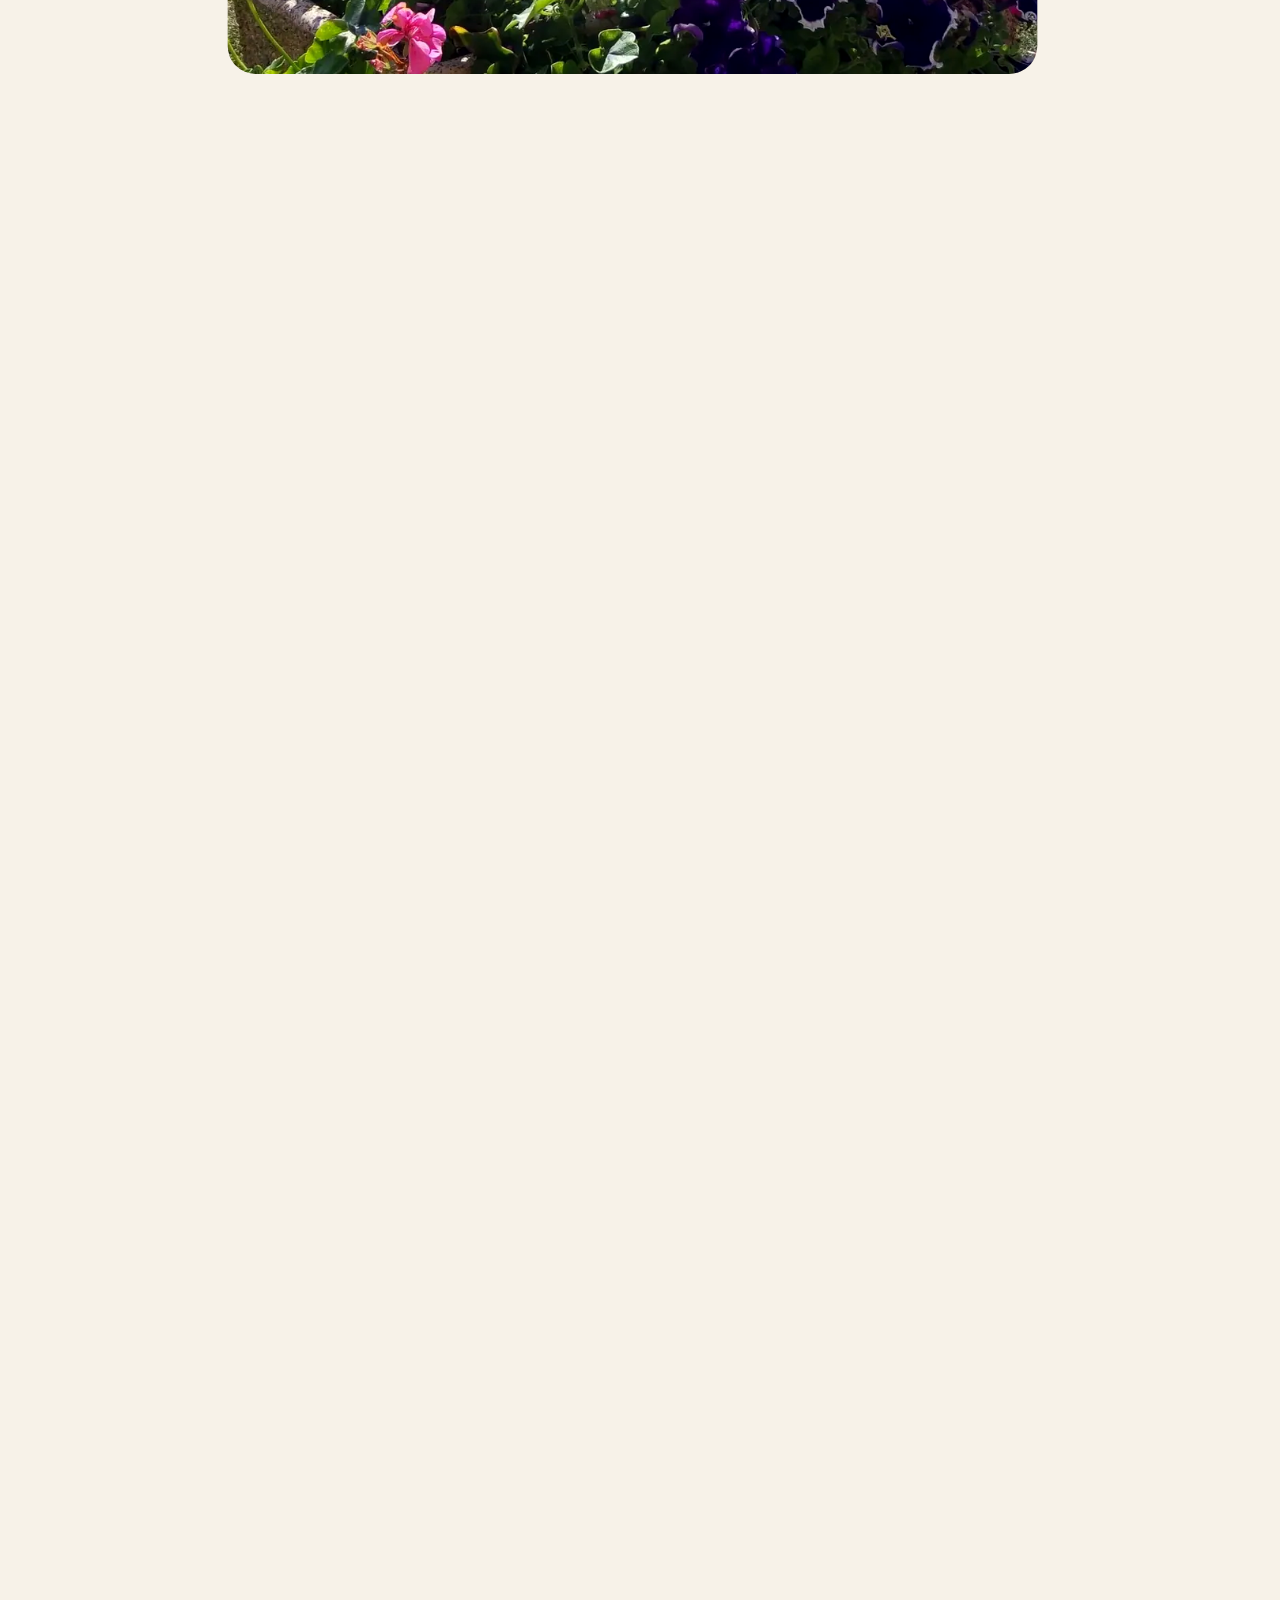
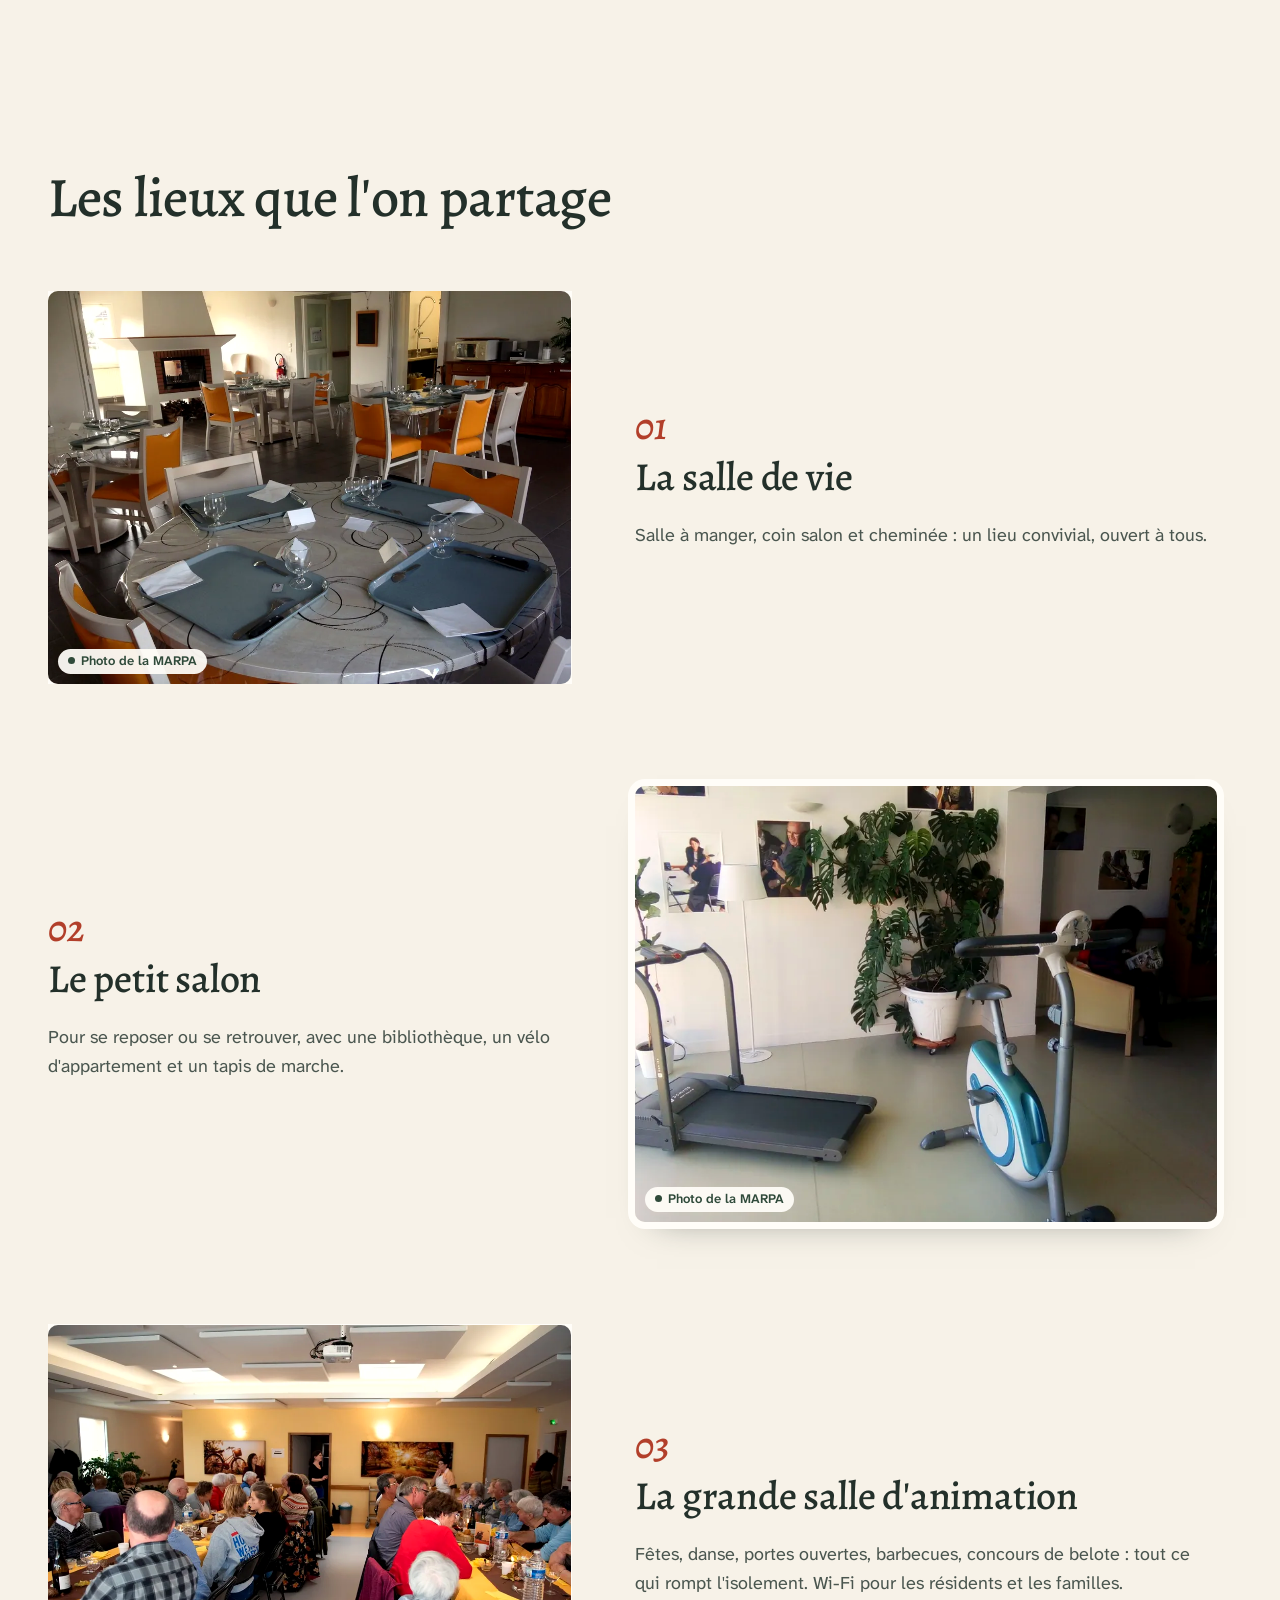
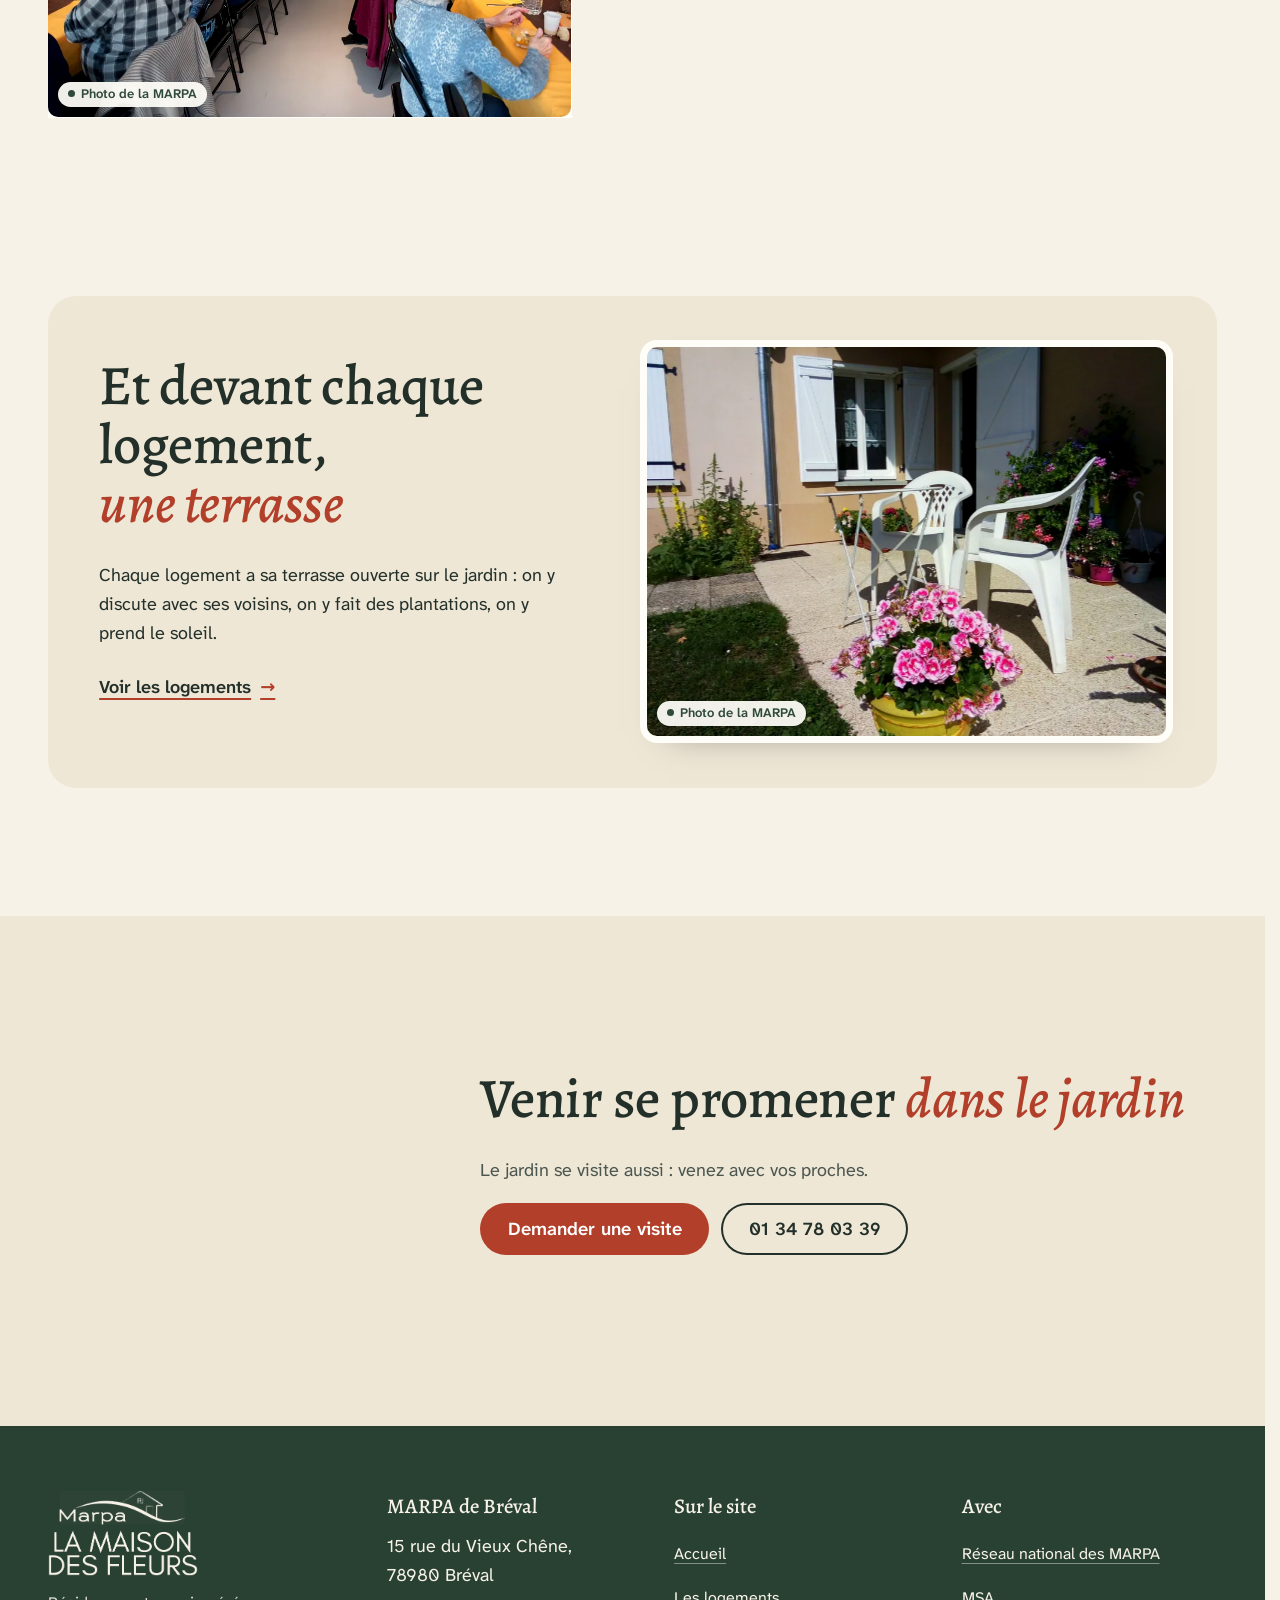
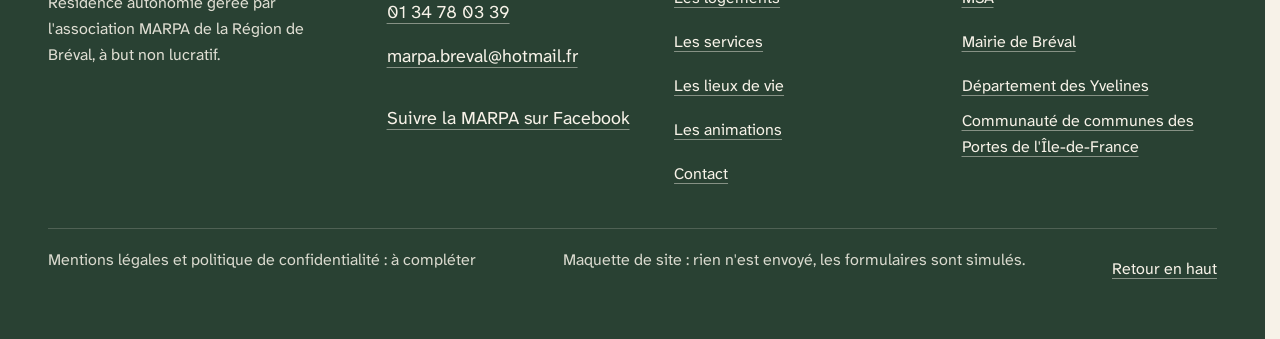
<file: les-lieux.html>
<!doctype html>
<html lang="fr" data-v="2">
<head>
<meta charset="utf-8">
<meta name="viewport" content="width=device-width, initial-scale=1, viewport-fit=cover">
<title>Les lieux de vie : MARPA de Bréval</title>
<meta name="description" content="Un jardin arboré de 5 000 m², une salle de vie avec cheminée, un petit salon, une grande salle d&#39;animation : les lieux que l&#39;on partage à la MARPA de Bréval.">
<meta name="robots" content="noindex, nofollow">
<link rel="canonical" href="https://marpa-breval-maquette.vercel.app/les-lieux">
<style>:root{--fond:#F7F2E8;--texte:#23302A;--voile-fond:#2F4A3A;--ouverture-fond:#F7F2E8;--menu-fond:#2F4A3A}:root { --entete-h: 72px; --barres-h: 0px; } html { background: var(--fond); color: var(--texte); scrollbar-gutter: stable; } body { margin: 0; background: var(--fond); } html.js:not(.secours):not([data-arrivee="retour"]) [data-anime] { opacity: 0; } html.js:not(.secours):not([data-arrivee="retour"]) [data-anime].vu { opacity: 1; } [data-voile] { position: fixed; inset: 0; z-index: 900; background: var(--voile-fond); transform: translateY(100%); visibility: hidden; pointer-events: none; } html[data-arrivee="voile"]:not(.voile-leve):not(.secours) [data-voile] { transform: none; visibility: visible; } html.secours [data-voile] { visibility: hidden !important; } .ouverture-panneau { position: fixed; inset: 0; z-index: 850; display: none; place-content: center; justify-items: center; background: var(--ouverture-fond, var(--voile-fond)); color: var(--fond); text-align: center; } html.js[data-arrivee="intro"]:not(.secours):not(.intro-finie) .ouverture-panneau { display: grid; } html.defilement-bloque, html.defilement-bloque body, html.js[data-arrivee="intro"]:not(.secours):not(.intro-finie), html.js[data-arrivee="intro"]:not(.secours):not(.intro-finie) body, html[data-arrivee="voile"]:not(.voile-leve):not(.secours), html[data-arrivee="voile"]:not(.voile-leve):not(.secours) body { overflow: hidden; } html.js[data-arrivee="intro"]:not(.secours):not(.intro-finie) { background-color: var(--ouverture-fond, var(--voile-fond)); } html[data-arrivee="voile"]:not(.voile-leve):not(.secours) { background-color: var(--voile-fond); }</style>
<script>(function () {
var d = document.documentElement, ss = null, ls = null;
try { ss = window.sessionStorage; ls = window.localStorage; } catch (e) {}
d.classList.add('js');
var nav = performance.getEntriesByType ? performance.getEntriesByType('navigation')[0] : null;
var type = nav ? nav.type : 'navigate';
var depart = null;
try { depart = JSON.parse(ss.getItem('socle:depart') || 'null'); ss.removeItem('socle:depart'); } catch (e) {}
if (depart && !(Date.now() - depart.t < 15000)) depart = null;
var mode = type === 'back_forward' ? 'retour' : type === 'reload' ? 'intro' : depart ? 'voile' : 'intro';
d.setAttribute('data-arrivee', mode);
if (mode === 'voile' && depart.couleur) d.style.setProperty('--voile-fond', depart.couleur);
if (type === 'reload' && 'scrollRestoration' in history) {
history.scrollRestoration = 'manual';
}
try {
var choisie = ls && ls.getItem('socle:langue');
var langue = (d.lang || '').slice(0, 2);
if (choisie && choisie !== langue && type === 'navigate' && !depart) {
var alt = document.querySelector('link[rel="alternate"][hreflang="' + choisie + '"]');
if (alt) location.replace(new URL(alt.href).pathname + location.search + location.hash);
}
} catch (e) {}
setTimeout(function () { if (!d.classList.contains('demarre')) d.classList.add('secours'); }, 2000);
})();</script>
<link rel="preload" href="/assets/polices/alegreya-latin-500-normal.woff2" as="font" type="font/woff2" crossorigin>
<link rel="preload" href="/assets/polices/atkinson-hyperlegible-next-latin-400-normal.woff2" as="font" type="font/woff2" crossorigin>
<link rel="stylesheet" href="/assets/css/socle.css?v=2">
<link rel="stylesheet" href="/assets/css/modules.css?v=2">
<link rel="stylesheet" href="/assets/css/site.css?v=2">
<link rel="modulepreload" href="/assets/js/site.js?v=2">
<link rel="modulepreload" href="/assets/js/socle/index.js?v=2">
<script src="/assets/vendor/gsap.min.js" defer></script>
<script src="/assets/vendor/ScrollTrigger.min.js" defer></script>
<script src="/assets/vendor/SplitText.min.js" defer></script>
<script type="module" src="/assets/js/site.js?v=2"></script>
<meta name="theme-color" content="#F7F2E8">
<link rel="icon" href="/assets/images/favicon.svg" type="image/svg+xml">
<link rel="apple-touch-icon" href="/assets/images/apple-touch-icon.png">
<meta property="og:type" content="website">
<meta property="og:site_name" content="MARPA de Bréval">
<meta property="og:locale" content="fr_FR">
<meta property="og:title" content="Les lieux de vie : MARPA de Bréval">
<meta property="og:description" content="Un jardin arboré de 5 000 m², une salle de vie avec cheminée, un petit salon, une grande salle d&#39;animation : les lieux que l&#39;on partage à la MARPA de Bréval.">
<meta property="og:url" content="https://marpa-breval-maquette.vercel.app/les-lieux">
<meta property="og:image" content="https://marpa-breval-maquette.vercel.app/assets/partage/les-lieux-fr.jpg">
<meta property="og:image:width" content="1200">
<meta property="og:image:height" content="630">
<meta property="og:image:alt" content="Le jardin et les lieux de vie de la MARPA de Bréval">
<meta name="twitter:card" content="summary_large_image">
<script type="application/ld+json">{"@context":"https://schema.org","@type":"LocalBusiness","name":"MARPA de Bréval, La Maison des Fleurs","url":"https://marpa-breval-maquette.vercel.app/","telephone":"+33134780339","email":"marpa.breval@hotmail.fr","address":{"@type":"PostalAddress","streetAddress":"15 rue du Vieux Chêne","postalCode":"78980","addressLocality":"Bréval","addressCountry":"FR"},"description":"Résidence autonomie non médicalisée pour personnes âgées autonomes de plus de 60 ans : 22 logements de plain‑pied de 31 m² et un logement de 46 m², jardin arboré de 5 000 m², personnel présent de 7 h à 21 h et téléassistance 24 h/24. Gérée par une association à but non lucratif.","sameAs":["https://www.facebook.com/marpa.breval.3/"]}</script>
</head>
<body id="haut">
<div data-voile data-forme="iris" aria-hidden="true"><div class="voile-contenu"><svg class="fleur fleur--voile" viewBox="-50 -50 100 100" aria-hidden="true" focusable="false"><g class="fleur-petales"><g transform="rotate(0)"><path class="petale" style="--i:0" d="M0 -7 C 15 -15 18 -40 0 -47 C -18 -40 -15 -15 0 -7 Z"/></g><g transform="rotate(72)"><path class="petale" style="--i:1" d="M0 -7 C 15 -15 18 -40 0 -47 C -18 -40 -15 -15 0 -7 Z"/></g><g transform="rotate(144)"><path class="petale" style="--i:2" d="M0 -7 C 15 -15 18 -40 0 -47 C -18 -40 -15 -15 0 -7 Z"/></g><g transform="rotate(216)"><path class="petale" style="--i:3" d="M0 -7 C 15 -15 18 -40 0 -47 C -18 -40 -15 -15 0 -7 Z"/></g><g transform="rotate(288)"><path class="petale" style="--i:4" d="M0 -7 C 15 -15 18 -40 0 -47 C -18 -40 -15 -15 0 -7 Z"/></g></g><circle class="fleur-coeur" r="10"/></svg><span data-voile-libelle>Les lieux de vie</span></div></div>
<div class="ouverture-panneau" data-ouverture aria-hidden="true">
  <svg class="fleur fleur--intro" viewBox="-50 -50 100 100" aria-hidden="true" focusable="false" data-ouverture-objet><g class="fleur-petales"><g transform="rotate(0)"><path class="petale" style="--i:0" d="M0 -7 C 15 -15 18 -40 0 -47 C -18 -40 -15 -15 0 -7 Z"/></g><g transform="rotate(72)"><path class="petale" style="--i:1" d="M0 -7 C 15 -15 18 -40 0 -47 C -18 -40 -15 -15 0 -7 Z"/></g><g transform="rotate(144)"><path class="petale" style="--i:2" d="M0 -7 C 15 -15 18 -40 0 -47 C -18 -40 -15 -15 0 -7 Z"/></g><g transform="rotate(216)"><path class="petale" style="--i:3" d="M0 -7 C 15 -15 18 -40 0 -47 C -18 -40 -15 -15 0 -7 Z"/></g><g transform="rotate(288)"><path class="petale" style="--i:4" d="M0 -7 C 15 -15 18 -40 0 -47 C -18 -40 -15 -15 0 -7 Z"/></g></g><circle class="fleur-coeur" r="10"/></svg>
  <p class="ouverture-nom">MARPA de Bréval</p>
  <p class="ouverture-ligne">La Maison des Fleurs</p>
</div>
<a class="evitement" href="#contenu">Aller au contenu</a>
<header data-entete>
  <div class="entete-rangee">
    <a class="entete-logo" href="/" data-libelle="Accueil" aria-label="MARPA de Bréval, accueil">
      <img src="/assets/images/logo-maison.png" alt="" width="401" height="230">
    </a>
    <nav data-nav aria-label="Navigation principale">
      <ul><li><a href="/les-logements" data-libelle="Les logements">Les logements</a></li><li><a href="/les-services" data-libelle="Les services">Les services</a></li><li><a href="/les-lieux" data-libelle="Les lieux de vie" aria-current="page">Les lieux de vie</a></li><li><a href="/les-animations" data-libelle="Les animations">Les animations</a></li><li><a href="/contact" data-libelle="Contact">Contact</a></li></ul>
    </nav>
    <div class="entete-actions">
      <a class="bouton" href="/contact#visite" data-libelle="Contact">Demander une visite</a>
      <button type="button" data-menu-bouton aria-controls="menu" aria-expanded="false" data-libelle-ouvrir="Menu" data-libelle-fermer="Fermer"><span data-libelle-bouton>Menu</span></button>
      <a class="menu-sansjs" href="#menu" data-menu-lien>Menu</a>
    </div>
  </div>
</header>
<script>/* Avant le premier affichage : rangées de la navigation (même règle que ajusterNav dans assets/js/socle/entete.js)
   et hauteur réelle de l'en-tête, pour que rien ne saute quand le JavaScript du site prend la main. */
(function () {
  var h = document.documentElement, u = document.querySelector('[data-nav] ul'), e = document.querySelector('[data-entete]');
  if (u) {
    var deborde = function () { return u.scrollWidth > u.clientWidth + 1; }, c = deborde();
    if (c && window.matchMedia('(min-width: 900px)').matches) {
      h.classList.add('nav-deux-rangees'); c = deborde();
      if (c) { h.classList.add('nav-deux-lignes'); var a = u.querySelector('a'); c = !a || u.getBoundingClientRect().height > a.getBoundingClientRect().height * 2.5; }
      if (c) h.classList.remove('nav-deux-rangees', 'nav-deux-lignes');
    }
    if (c) h.classList.add('nav-compacte');
  }
  if (e) h.style.setProperty('--entete-h', Math.round(e.getBoundingClientRect().height) + 'px');
})();</script>
<span id="menu-ferme" aria-hidden="true"></span>
<div id="menu" data-menu role="dialog" aria-modal="true" aria-label="Menu">
  <p class="menu-sansjs-fermer"><a href="#menu-ferme">Fermer</a></p>
  <ul><li style="--i:0"><a href="/" class="menu-lien" data-libelle="Accueil">Accueil</a></li><li style="--i:1"><a href="/les-logements" class="menu-lien" data-libelle="Les logements">Les logements</a></li><li style="--i:2"><a href="/les-services" class="menu-lien" data-libelle="Les services">Les services</a></li><li style="--i:3"><a href="/les-lieux" class="menu-lien" data-libelle="Les lieux de vie" aria-current="page">Les lieux de vie</a></li><li style="--i:4"><a href="/les-animations" class="menu-lien" data-libelle="Les animations">Les animations</a></li><li style="--i:5"><a href="/contact" class="menu-lien" data-libelle="Contact">Contact</a></li></ul>
  <p><a class="bouton" href="tel:+33134780339">Appeler 01 34 78 03 39</a></p>
</div>
<main id="contenu" tabindex="-1">
<section class="ouv-cadre" id="debut">
  <figure class="media ouv-cadre-media" data-grok data-fx="parallaxe" data-fx-force="10" style="--cadrage:50% 45%">
  <picture><source media="(max-width: 760px) and (orientation: portrait)" srcset="/assets/images/grok/lieux-arbres-mobile-640.webp 640w, /assets/images/grok/lieux-arbres-mobile-1080.webp 1080w" sizes="100vw">
    <img src="/assets/images/grok/lieux-arbres-1280.webp" srcset="/assets/images/grok/lieux-arbres-640.webp 640w, /assets/images/grok/lieux-arbres-1280.webp 1280w, /assets/images/grok/lieux-arbres-1920.webp 1920w" sizes="100vw" alt="Grands arbres au-dessus d’une pelouse, lumière d’été qui traverse les feuilles" width="1280" height="720" fetchpriority="high" loading="eager" decoding="async">
  </picture><figcaption class="mention-ia">Illustration générée</figcaption>
</figure>
  <div class="conteneur ouv-cadre-bas">
    <div class="cartouche" data-iris-centre>
      <p class="surtitre" data-anime>Les lieux de vie</p>
      <h1 data-anime="lignes">Un jardin, une cheminée, <em class="mot">des voisins</em></h1>
      <p data-anime>Un cadre sécurisé, chaleureux et à taille humaine, pensé pour se retrouver.</p>
      <p class="ouv-chiffre-actions" data-anime>
        <a href="/contact?sujet=visite#visite" class="bouton" data-libelle="Contact" data-action-principale data-survol="magnetique">Demander une visite</a>
        <span class="ouv-info" data-info-cle><span class="point-vert" aria-hidden="true"></span>Jardin arboré de 5 000 m²</span>
      </p>
    </div>
  </div>
</section>
<section class="jardin" id="jardin" data-fx="plein-ecran" data-fx-depart="inset(14% 18% 14% 18% round 28px)">
  <div data-collant>
    <figure class="media jardin-media" data-vraie data-fx-cible style="--cadrage:55% 55%">
  <picture>
    <img src="/assets/images/client/jardin-fleurs-1600.webp" srcset="/assets/images/client/jardin-fleurs-1024.webp 1024w, /assets/images/client/jardin-fleurs-1168.webp 1168w, /assets/images/client/jardin-fleurs-1600.webp 1600w" sizes="100vw" alt="Massif de pétunias et de géraniums devant la maison de plain‑pied, la serre et le jardin" width="1600" height="1200" loading="lazy" decoding="async">
  </picture><figcaption class="mention-vraie">Photo de la MARPA</figcaption>
</figure>
    <p class="jardin-mots" aria-hidden="true" data-audit-ignorer><span data-fx-ecarte="g">5 000</span> <span data-fx-ecarte="d">m²</span></p>
    <div class="jardin-legende" data-fx-apres>
      <h2>Le jardin arboré</h2>
      <p>Un grand jardin entoure la maison. Résidents et familles peuvent s&#39;y promener, s&#39;y installer ou y jardiner.</p>
    </div>
  </div>
</section>
<section class="lieux-liste conteneur" id="partages">
  <h2 class="lieux-liste-titre" data-anime="lignes">Les lieux que l&#39;on partage</h2>
  <article class="lieu" id="salle-de-vie">
    <figure class="media lieu-photo" data-vraie data-anime="rideau" style="--cadrage:50% 50%">
  <picture>
    <img src="/assets/images/client/salle-de-vie-1600.webp" srcset="/assets/images/client/salle-de-vie-1024.webp 1024w, /assets/images/client/salle-de-vie-1168.webp 1168w, /assets/images/client/salle-de-vie-1600.webp 1600w" sizes="(max-width: 760px) 100vw, 55vw" alt="Salle de vie : tables de la salle à manger et cheminée" width="1600" height="1200" loading="lazy" decoding="async">
  </picture><figcaption class="mention-vraie">Photo de la MARPA</figcaption>
</figure>
    <div class="lieu-texte">
      <span class="lieu-num" aria-hidden="true">01</span>
      <h3 data-anime="lignes">La salle de vie</h3>
      <p data-anime>Salle à manger, coin salon et cheminée : un lieu convivial, ouvert à tous.</p>
    </div>
  </article><article class="lieu lieu--inverse" id="petit-salon">
    <figure class="media lieu-photo" data-vraie data-fx="parallaxe" data-fx-force="8" style="--cadrage:50% 50%">
  <picture>
    <img src="/assets/images/client/petit-salon-1600.webp" srcset="/assets/images/client/petit-salon-1024.webp 1024w, /assets/images/client/petit-salon-1168.webp 1168w, /assets/images/client/petit-salon-1600.webp 1600w" sizes="(max-width: 760px) 100vw, 55vw" alt="Petit salon avec tapis de marche, vélo d’appartement et plantes" width="1600" height="1200" loading="lazy" decoding="async">
  </picture><figcaption class="mention-vraie">Photo de la MARPA</figcaption>
</figure>
    <div class="lieu-texte">
      <span class="lieu-num" aria-hidden="true">02</span>
      <h3 data-anime="lignes">Le petit salon</h3>
      <p data-anime>Pour se reposer ou se retrouver, avec une bibliothèque, un vélo d&#39;appartement et un tapis de marche.</p>
    </div>
  </article><article class="lieu" id="grande-salle">
    <figure class="media lieu-photo" data-vraie data-anime="rideau" style="--cadrage:50% 50%">
  <picture>
    <img src="/assets/images/client/grande-salle-1600.webp" srcset="/assets/images/client/grande-salle-1024.webp 1024w, /assets/images/client/grande-salle-1168.webp 1168w, /assets/images/client/grande-salle-1600.webp 1600w" sizes="(max-width: 760px) 100vw, 55vw" alt="Fête dans la grande salle d’animation, résidents et familles à table" width="1600" height="1200" loading="lazy" decoding="async">
  </picture><figcaption class="mention-vraie">Photo de la MARPA</figcaption>
</figure>
    <div class="lieu-texte">
      <span class="lieu-num" aria-hidden="true">03</span>
      <h3 data-anime="lignes">La grande salle d&#39;animation</h3>
      <p data-anime>Fêtes, danse, portes ouvertes, barbecues, concours de belote : tout ce qui rompt l&#39;isolement. Wi-Fi pour les résidents et les familles.</p>
    </div>
  </article>
</section>
<section class="terrasses" id="terrasses">
  <div class="conteneur terrasses-grille">
    <div>
      <h2 data-anime="lignes">Et devant chaque logement, <em class="mot">une terrasse</em></h2>
      <p data-anime>Chaque logement a sa terrasse ouverte sur le jardin : on y discute avec ses voisins, on y fait des plantations, on y prend le soleil.</p>
      <p data-anime><a href="/les-logements#pieces" class="lien-fleche" data-libelle="Les logements">Voir les logements</a></p>
    </div>
    <figure class="media terrasses-media" data-vraie data-fx="zoom" style="--cadrage:55% 60%">
  <picture>
    <img src="/assets/images/client/logement-terrasse-1600.webp" srcset="/assets/images/client/logement-terrasse-1024.webp 1024w, /assets/images/client/logement-terrasse-1168.webp 1168w, /assets/images/client/logement-terrasse-1600.webp 1600w" sizes="(max-width: 760px) 100vw, 45vw" alt="Terrasse devant un logement, chaises de jardin et pot de géraniums" width="1600" height="1200" loading="lazy" decoding="async">
  </picture><figcaption class="mention-vraie">Photo de la MARPA</figcaption>
</figure>
  </div>
</section>
<section class="appel" id="appel">
  <div class="conteneur appel-grille">
    <div class="appel-dessin" data-visuel><svg class="fleur fleur--trait fleur--appel" viewBox="-50 -50 100 100" aria-hidden="true" focusable="false" data-fx="trace"><g class="fleur-petales"><g transform="rotate(0)"><path class="petale" style="--i:0" d="M0 -7 C 15 -15 18 -40 0 -47 C -18 -40 -15 -15 0 -7 Z"/></g><g transform="rotate(72)"><path class="petale" style="--i:1" d="M0 -7 C 15 -15 18 -40 0 -47 C -18 -40 -15 -15 0 -7 Z"/></g><g transform="rotate(144)"><path class="petale" style="--i:2" d="M0 -7 C 15 -15 18 -40 0 -47 C -18 -40 -15 -15 0 -7 Z"/></g><g transform="rotate(216)"><path class="petale" style="--i:3" d="M0 -7 C 15 -15 18 -40 0 -47 C -18 -40 -15 -15 0 -7 Z"/></g><g transform="rotate(288)"><path class="petale" style="--i:4" d="M0 -7 C 15 -15 18 -40 0 -47 C -18 -40 -15 -15 0 -7 Z"/></g></g><circle class="fleur-coeur" r="10"/></svg></div>
    <div class="appel-texte">
      <h2 data-anime="lignes">Venir se promener <em class="mot">dans le jardin</em></h2>
      <p data-anime>Le jardin se visite aussi : venez avec vos proches.</p>
      <p class="appel-actions" data-anime>
        <a href="/contact?sujet=visite#visite" class="bouton" data-libelle="Contact" data-survol="magnetique">Demander une visite</a>
        <a class="bouton bouton--contour" href="tel:+33134780339">01 34 78 03 39</a>
      </p>
    </div>
  </div>
</section>
</main>
<footer class="pied" id="pied">
  <div class="conteneur pied-grille">
    <div class="pied-maison">
      <img src="/assets/images/logo-maison-clair.png" alt="" width="401" height="230" class="pied-logo" loading="lazy">
      <p>Résidence autonomie gérée par l&#39;association MARPA de la Région de Bréval, à but non lucratif.</p>
    </div>
    <div>
      <p class="pied-titre">MARPA de Bréval</p>
      <p>15 rue du Vieux Chêne, 78980 Bréval<br><a href="tel:+33134780339">01 34 78 03 39</a><br><a href="mailto:marpa.breval@hotmail.fr">marpa.breval@hotmail.fr</a></p>
      <p><a href="https://www.facebook.com/marpa.breval.3/" target="_blank" rel="noopener">Suivre la MARPA sur Facebook<span class="visuellement-cache"> (nouvel onglet)</span></a></p>
    </div>
    <nav aria-label="Sur le site">
      <p class="pied-titre">Sur le site</p>
      <ul><li><a href="/" data-libelle="Accueil">Accueil</a></li><li><a href="/les-logements" data-libelle="Les logements">Les logements</a></li><li><a href="/les-services" data-libelle="Les services">Les services</a></li><li><a href="/les-lieux" data-libelle="Les lieux de vie" aria-current="page">Les lieux de vie</a></li><li><a href="/les-animations" data-libelle="Les animations">Les animations</a></li><li><a href="/contact" data-libelle="Contact">Contact</a></li></ul>
    </nav>
    <div>
      <p class="pied-titre">Avec</p>
      <ul><li><a href="https://www.marpa.fr/" target="_blank" rel="noopener">Réseau national des MARPA<span class="visuellement-cache"> (nouvel onglet)</span></a></li><li><a href="https://www.msa.fr/lfp" target="_blank" rel="noopener">MSA<span class="visuellement-cache"> (nouvel onglet)</span></a></li><li><a href="https://www.mairie-breval.fr/" target="_blank" rel="noopener">Mairie de Bréval<span class="visuellement-cache"> (nouvel onglet)</span></a></li><li><a href="https://www.yvelines.fr/" target="_blank" rel="noopener">Département des Yvelines<span class="visuellement-cache"> (nouvel onglet)</span></a></li><li><a href="https://www.ccpif.fr/" target="_blank" rel="noopener">Communauté de communes des Portes de l&#39;Île-de-France<span class="visuellement-cache"> (nouvel onglet)</span></a></li></ul>
    </div>
  </div>
  <div class="conteneur pied-bas"><p>Mentions légales et politique de confidentialité : à compléter</p><p>Maquette de site : rien n&#39;est envoyé, les formulaires sont simulés.</p><p><a href="#haut" data-sans-transition>Retour en haut</a></p></div>
</footer>
<div data-barre-fixe>
  <a class="bouton bouton--contour" href="tel:+33134780339">Appeler</a>
  <a class="bouton" href="/contact#visite" data-libelle="Contact">Une visite</a>
</div>
</body>
</html>
</file>
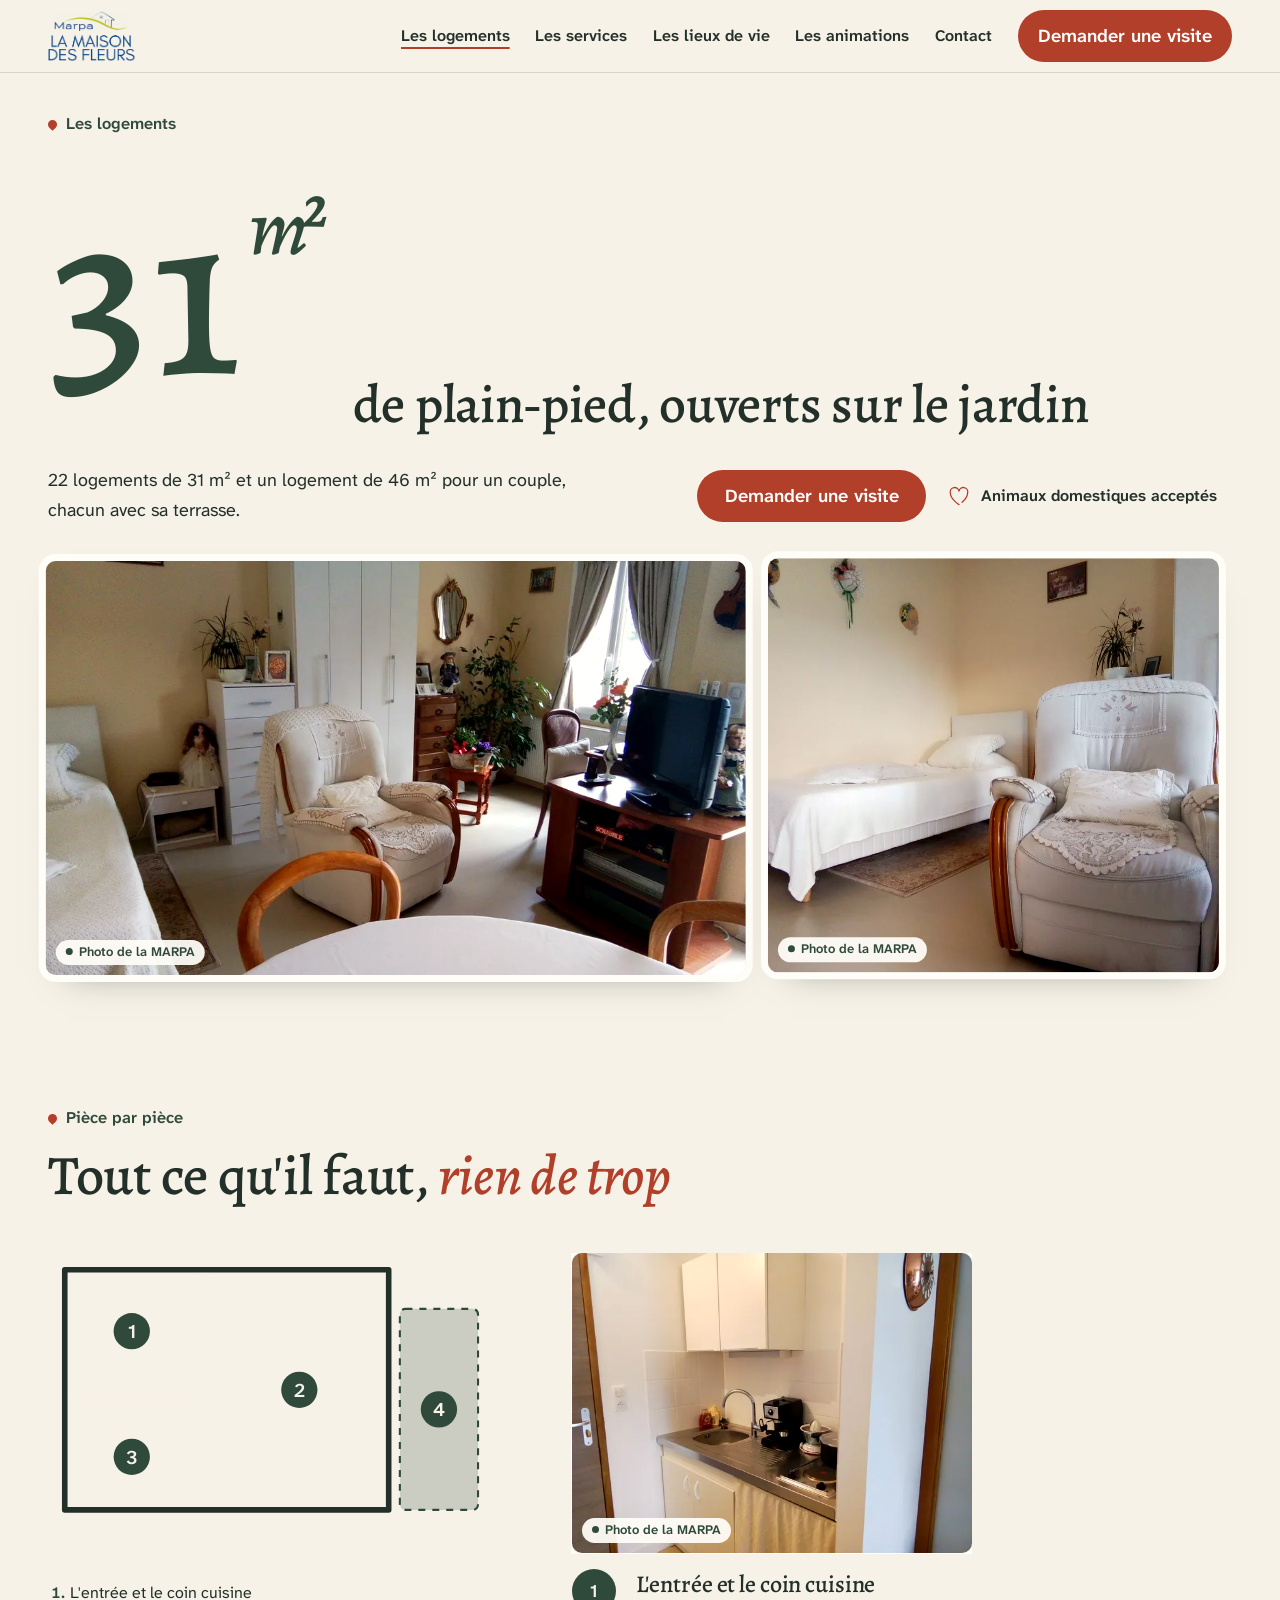
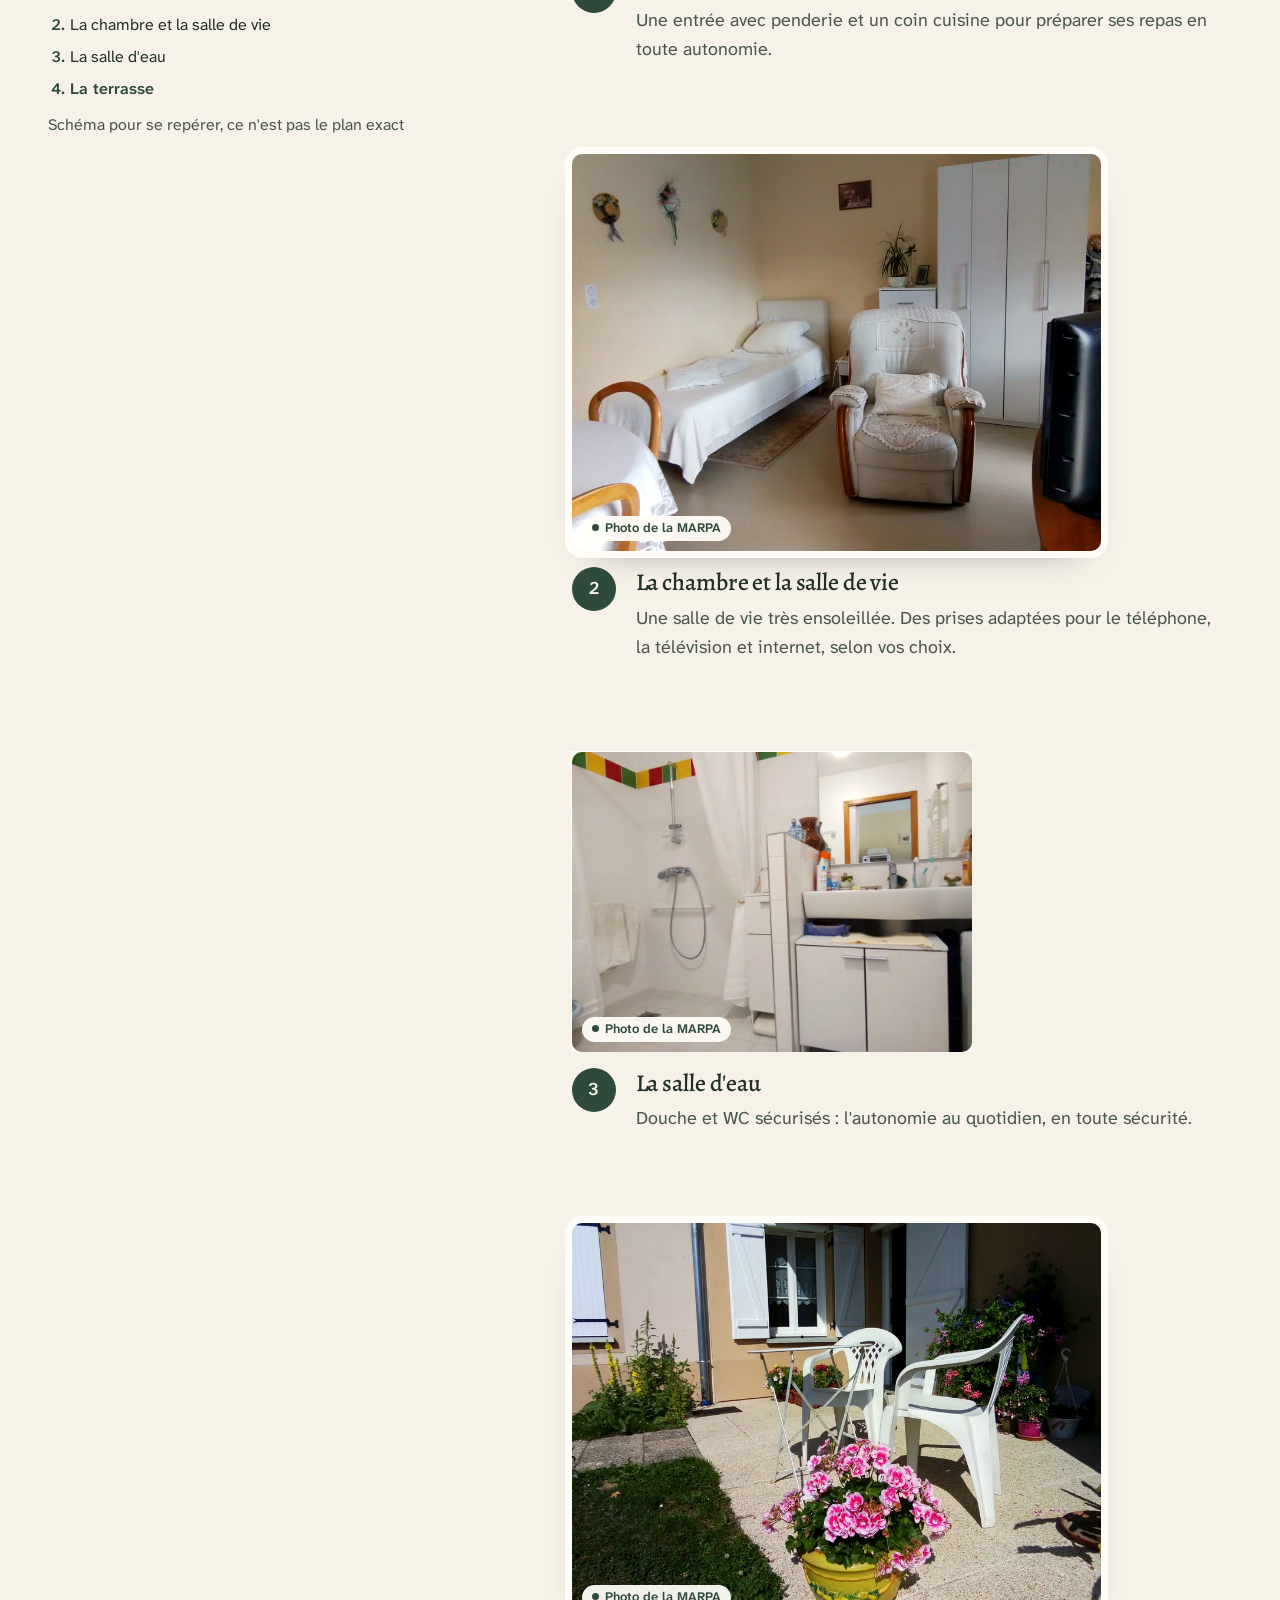
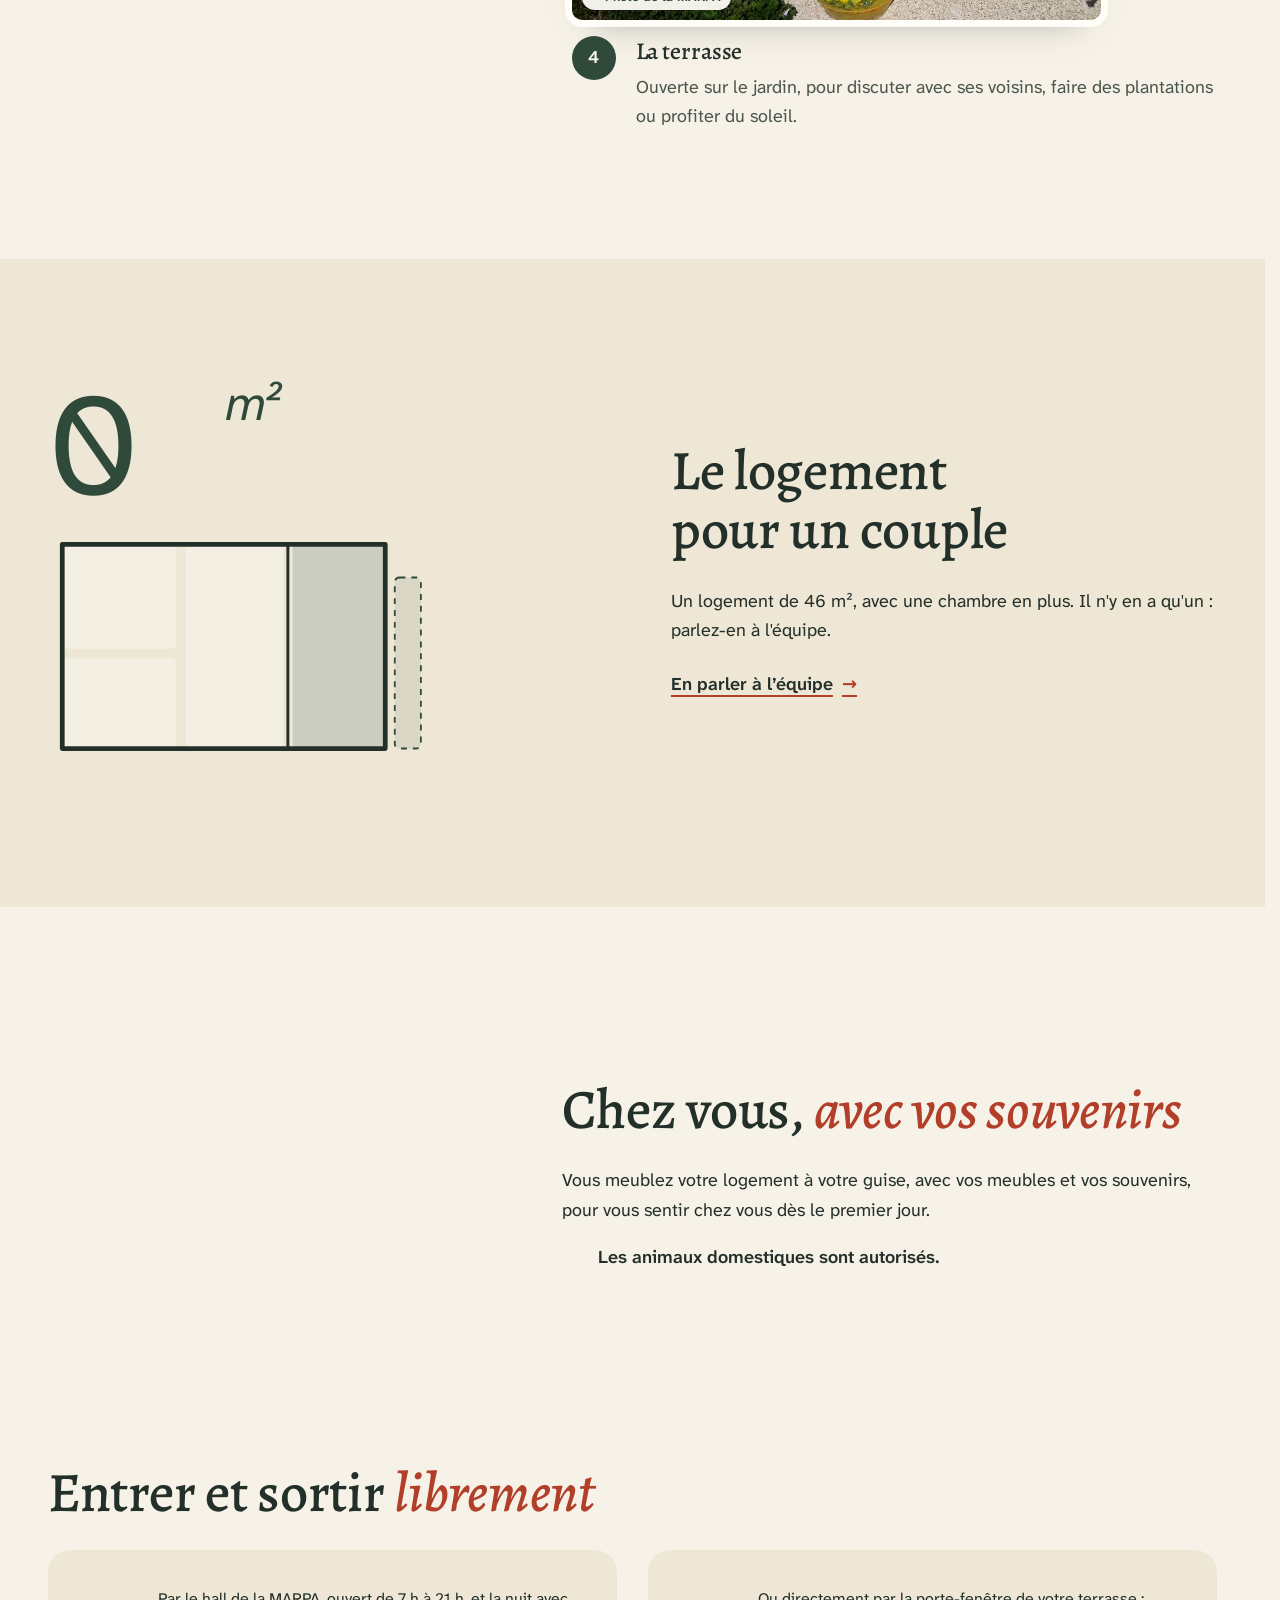
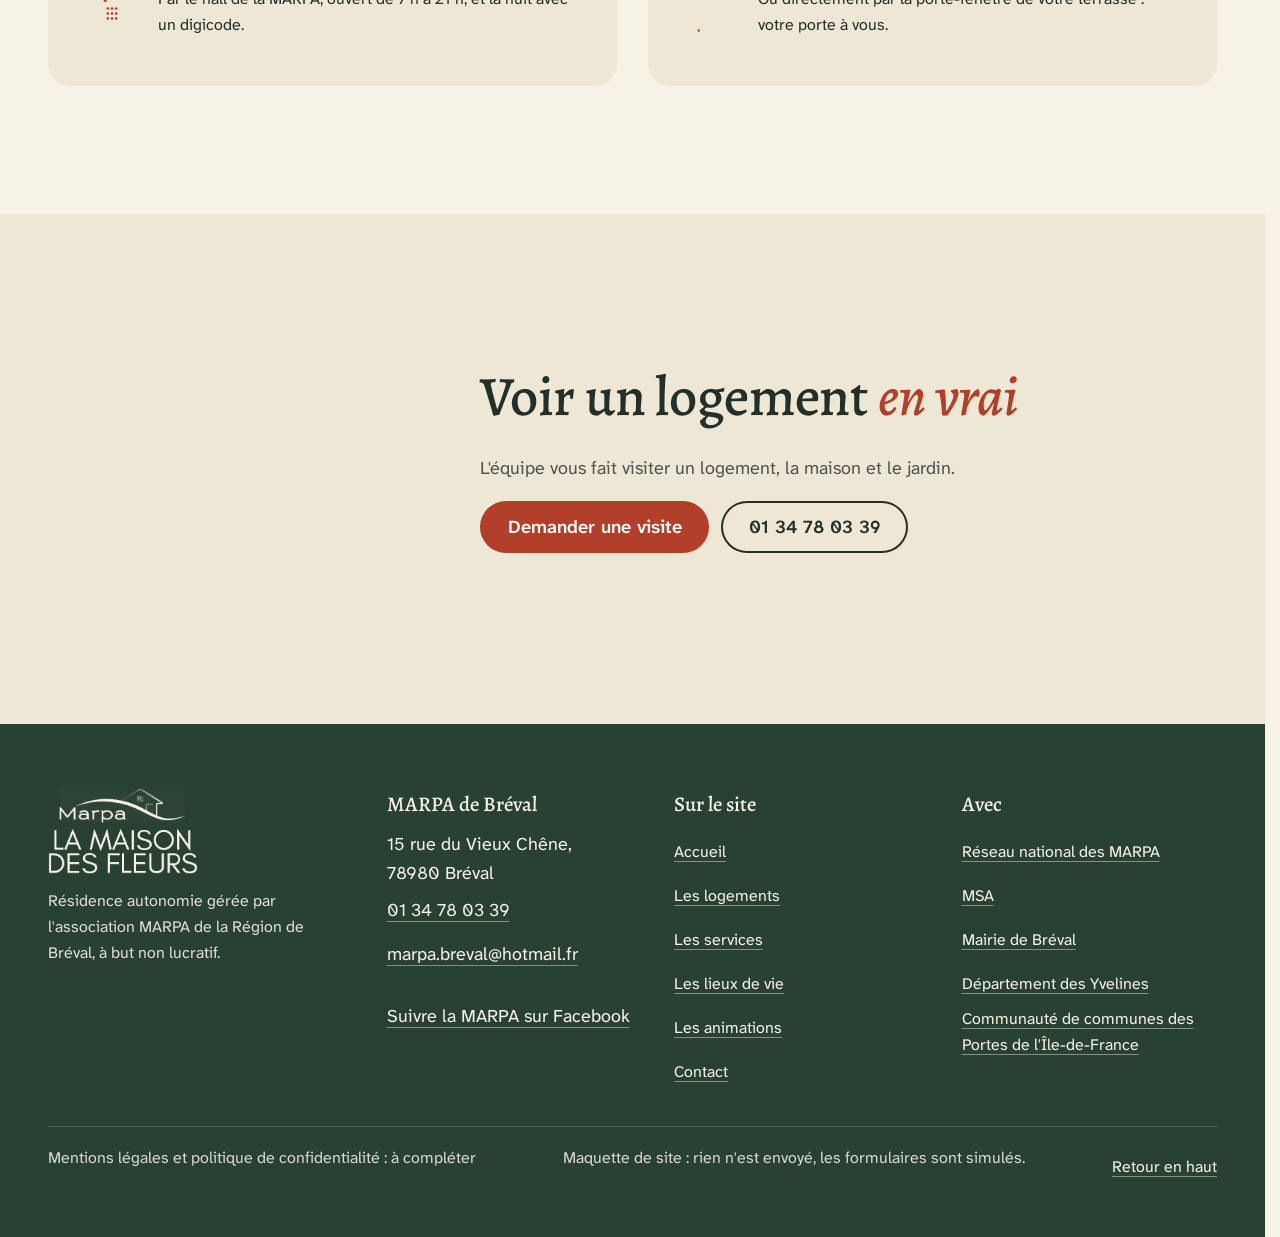
<file: les-logements.html>
<!doctype html>
<html lang="fr" data-v="2">
<head>
<meta charset="utf-8">
<meta name="viewport" content="width=device-width, initial-scale=1, viewport-fit=cover">
<title>Les logements : MARPA de Bréval</title>
<meta name="description" content="22 logements de plain‑pied de 31 m² et un logement de 46 m² pour un couple, chacun avec terrasse sur le jardin, coin cuisine et salle d&#39;eau sécurisée.">
<meta name="robots" content="noindex, nofollow">
<link rel="canonical" href="https://marpa-breval-maquette.vercel.app/les-logements">
<style>:root{--fond:#F7F2E8;--texte:#23302A;--voile-fond:#2F4A3A;--ouverture-fond:#F7F2E8;--menu-fond:#2F4A3A}:root { --entete-h: 72px; --barres-h: 0px; } html { background: var(--fond); color: var(--texte); scrollbar-gutter: stable; } body { margin: 0; background: var(--fond); } html.js:not(.secours):not([data-arrivee="retour"]) [data-anime] { opacity: 0; } html.js:not(.secours):not([data-arrivee="retour"]) [data-anime].vu { opacity: 1; } [data-voile] { position: fixed; inset: 0; z-index: 900; background: var(--voile-fond); transform: translateY(100%); visibility: hidden; pointer-events: none; } html[data-arrivee="voile"]:not(.voile-leve):not(.secours) [data-voile] { transform: none; visibility: visible; } html.secours [data-voile] { visibility: hidden !important; } .ouverture-panneau { position: fixed; inset: 0; z-index: 850; display: none; place-content: center; justify-items: center; background: var(--ouverture-fond, var(--voile-fond)); color: var(--fond); text-align: center; } html.js[data-arrivee="intro"]:not(.secours):not(.intro-finie) .ouverture-panneau { display: grid; } html.defilement-bloque, html.defilement-bloque body, html.js[data-arrivee="intro"]:not(.secours):not(.intro-finie), html.js[data-arrivee="intro"]:not(.secours):not(.intro-finie) body, html[data-arrivee="voile"]:not(.voile-leve):not(.secours), html[data-arrivee="voile"]:not(.voile-leve):not(.secours) body { overflow: hidden; } html.js[data-arrivee="intro"]:not(.secours):not(.intro-finie) { background-color: var(--ouverture-fond, var(--voile-fond)); } html[data-arrivee="voile"]:not(.voile-leve):not(.secours) { background-color: var(--voile-fond); }</style>
<script>(function () {
var d = document.documentElement, ss = null, ls = null;
try { ss = window.sessionStorage; ls = window.localStorage; } catch (e) {}
d.classList.add('js');
var nav = performance.getEntriesByType ? performance.getEntriesByType('navigation')[0] : null;
var type = nav ? nav.type : 'navigate';
var depart = null;
try { depart = JSON.parse(ss.getItem('socle:depart') || 'null'); ss.removeItem('socle:depart'); } catch (e) {}
if (depart && !(Date.now() - depart.t < 15000)) depart = null;
var mode = type === 'back_forward' ? 'retour' : type === 'reload' ? 'intro' : depart ? 'voile' : 'intro';
d.setAttribute('data-arrivee', mode);
if (mode === 'voile' && depart.couleur) d.style.setProperty('--voile-fond', depart.couleur);
if (type === 'reload' && 'scrollRestoration' in history) {
history.scrollRestoration = 'manual';
}
try {
var choisie = ls && ls.getItem('socle:langue');
var langue = (d.lang || '').slice(0, 2);
if (choisie && choisie !== langue && type === 'navigate' && !depart) {
var alt = document.querySelector('link[rel="alternate"][hreflang="' + choisie + '"]');
if (alt) location.replace(new URL(alt.href).pathname + location.search + location.hash);
}
} catch (e) {}
setTimeout(function () { if (!d.classList.contains('demarre')) d.classList.add('secours'); }, 2000);
})();</script>
<link rel="preload" href="/assets/polices/alegreya-latin-500-normal.woff2" as="font" type="font/woff2" crossorigin>
<link rel="preload" href="/assets/polices/atkinson-hyperlegible-next-latin-400-normal.woff2" as="font" type="font/woff2" crossorigin>
<link rel="stylesheet" href="/assets/css/socle.css?v=2">
<link rel="stylesheet" href="/assets/css/modules.css?v=2">
<link rel="stylesheet" href="/assets/css/site.css?v=2">
<link rel="modulepreload" href="/assets/js/site.js?v=2">
<link rel="modulepreload" href="/assets/js/socle/index.js?v=2">
<script src="/assets/vendor/gsap.min.js" defer></script>
<script src="/assets/vendor/ScrollTrigger.min.js" defer></script>
<script src="/assets/vendor/SplitText.min.js" defer></script>
<script type="module" src="/assets/js/site.js?v=2"></script>
<meta name="theme-color" content="#F7F2E8">
<link rel="icon" href="/assets/images/favicon.svg" type="image/svg+xml">
<link rel="apple-touch-icon" href="/assets/images/apple-touch-icon.png">
<meta property="og:type" content="website">
<meta property="og:site_name" content="MARPA de Bréval">
<meta property="og:locale" content="fr_FR">
<meta property="og:title" content="Les logements : MARPA de Bréval">
<meta property="og:description" content="22 logements de plain‑pied de 31 m² et un logement de 46 m² pour un couple, chacun avec terrasse sur le jardin, coin cuisine et salle d&#39;eau sécurisée.">
<meta property="og:url" content="https://marpa-breval-maquette.vercel.app/les-logements">
<meta property="og:image" content="https://marpa-breval-maquette.vercel.app/assets/partage/les-logements-fr.jpg">
<meta property="og:image:width" content="1200">
<meta property="og:image:height" content="630">
<meta property="og:image:alt" content="Les logements de la MARPA de Bréval">
<meta name="twitter:card" content="summary_large_image">
<script type="application/ld+json">{"@context":"https://schema.org","@type":"LocalBusiness","name":"MARPA de Bréval, La Maison des Fleurs","url":"https://marpa-breval-maquette.vercel.app/","telephone":"+33134780339","email":"marpa.breval@hotmail.fr","address":{"@type":"PostalAddress","streetAddress":"15 rue du Vieux Chêne","postalCode":"78980","addressLocality":"Bréval","addressCountry":"FR"},"description":"Résidence autonomie non médicalisée pour personnes âgées autonomes de plus de 60 ans : 22 logements de plain‑pied de 31 m² et un logement de 46 m², jardin arboré de 5 000 m², personnel présent de 7 h à 21 h et téléassistance 24 h/24. Gérée par une association à but non lucratif.","sameAs":["https://www.facebook.com/marpa.breval.3/"]}</script>
</head>
<body id="haut">
<div data-voile data-forme="iris" aria-hidden="true"><div class="voile-contenu"><svg class="fleur fleur--voile" viewBox="-50 -50 100 100" aria-hidden="true" focusable="false"><g class="fleur-petales"><g transform="rotate(0)"><path class="petale" style="--i:0" d="M0 -7 C 15 -15 18 -40 0 -47 C -18 -40 -15 -15 0 -7 Z"/></g><g transform="rotate(72)"><path class="petale" style="--i:1" d="M0 -7 C 15 -15 18 -40 0 -47 C -18 -40 -15 -15 0 -7 Z"/></g><g transform="rotate(144)"><path class="petale" style="--i:2" d="M0 -7 C 15 -15 18 -40 0 -47 C -18 -40 -15 -15 0 -7 Z"/></g><g transform="rotate(216)"><path class="petale" style="--i:3" d="M0 -7 C 15 -15 18 -40 0 -47 C -18 -40 -15 -15 0 -7 Z"/></g><g transform="rotate(288)"><path class="petale" style="--i:4" d="M0 -7 C 15 -15 18 -40 0 -47 C -18 -40 -15 -15 0 -7 Z"/></g></g><circle class="fleur-coeur" r="10"/></svg><span data-voile-libelle>Les logements</span></div></div>
<div class="ouverture-panneau" data-ouverture aria-hidden="true">
  <svg class="fleur fleur--intro" viewBox="-50 -50 100 100" aria-hidden="true" focusable="false" data-ouverture-objet><g class="fleur-petales"><g transform="rotate(0)"><path class="petale" style="--i:0" d="M0 -7 C 15 -15 18 -40 0 -47 C -18 -40 -15 -15 0 -7 Z"/></g><g transform="rotate(72)"><path class="petale" style="--i:1" d="M0 -7 C 15 -15 18 -40 0 -47 C -18 -40 -15 -15 0 -7 Z"/></g><g transform="rotate(144)"><path class="petale" style="--i:2" d="M0 -7 C 15 -15 18 -40 0 -47 C -18 -40 -15 -15 0 -7 Z"/></g><g transform="rotate(216)"><path class="petale" style="--i:3" d="M0 -7 C 15 -15 18 -40 0 -47 C -18 -40 -15 -15 0 -7 Z"/></g><g transform="rotate(288)"><path class="petale" style="--i:4" d="M0 -7 C 15 -15 18 -40 0 -47 C -18 -40 -15 -15 0 -7 Z"/></g></g><circle class="fleur-coeur" r="10"/></svg>
  <p class="ouverture-nom">MARPA de Bréval</p>
  <p class="ouverture-ligne">La Maison des Fleurs</p>
</div>
<a class="evitement" href="#contenu">Aller au contenu</a>
<header data-entete>
  <div class="entete-rangee">
    <a class="entete-logo" href="/" data-libelle="Accueil" aria-label="MARPA de Bréval, accueil">
      <img src="/assets/images/logo-maison.png" alt="" width="401" height="230">
    </a>
    <nav data-nav aria-label="Navigation principale">
      <ul><li><a href="/les-logements" data-libelle="Les logements" aria-current="page">Les logements</a></li><li><a href="/les-services" data-libelle="Les services">Les services</a></li><li><a href="/les-lieux" data-libelle="Les lieux de vie">Les lieux de vie</a></li><li><a href="/les-animations" data-libelle="Les animations">Les animations</a></li><li><a href="/contact" data-libelle="Contact">Contact</a></li></ul>
    </nav>
    <div class="entete-actions">
      <a class="bouton" href="/contact#visite" data-libelle="Contact">Demander une visite</a>
      <button type="button" data-menu-bouton aria-controls="menu" aria-expanded="false" data-libelle-ouvrir="Menu" data-libelle-fermer="Fermer"><span data-libelle-bouton>Menu</span></button>
      <a class="menu-sansjs" href="#menu" data-menu-lien>Menu</a>
    </div>
  </div>
</header>
<script>/* Avant le premier affichage : rangées de la navigation (même règle que ajusterNav dans assets/js/socle/entete.js)
   et hauteur réelle de l'en-tête, pour que rien ne saute quand le JavaScript du site prend la main. */
(function () {
  var h = document.documentElement, u = document.querySelector('[data-nav] ul'), e = document.querySelector('[data-entete]');
  if (u) {
    var deborde = function () { return u.scrollWidth > u.clientWidth + 1; }, c = deborde();
    if (c && window.matchMedia('(min-width: 900px)').matches) {
      h.classList.add('nav-deux-rangees'); c = deborde();
      if (c) { h.classList.add('nav-deux-lignes'); var a = u.querySelector('a'); c = !a || u.getBoundingClientRect().height > a.getBoundingClientRect().height * 2.5; }
      if (c) h.classList.remove('nav-deux-rangees', 'nav-deux-lignes');
    }
    if (c) h.classList.add('nav-compacte');
  }
  if (e) h.style.setProperty('--entete-h', Math.round(e.getBoundingClientRect().height) + 'px');
})();</script>
<span id="menu-ferme" aria-hidden="true"></span>
<div id="menu" data-menu role="dialog" aria-modal="true" aria-label="Menu">
  <p class="menu-sansjs-fermer"><a href="#menu-ferme">Fermer</a></p>
  <ul><li style="--i:0"><a href="/" class="menu-lien" data-libelle="Accueil">Accueil</a></li><li style="--i:1"><a href="/les-logements" class="menu-lien" data-libelle="Les logements" aria-current="page">Les logements</a></li><li style="--i:2"><a href="/les-services" class="menu-lien" data-libelle="Les services">Les services</a></li><li style="--i:3"><a href="/les-lieux" class="menu-lien" data-libelle="Les lieux de vie">Les lieux de vie</a></li><li style="--i:4"><a href="/les-animations" class="menu-lien" data-libelle="Les animations">Les animations</a></li><li style="--i:5"><a href="/contact" class="menu-lien" data-libelle="Contact">Contact</a></li></ul>
  <p><a class="bouton" href="tel:+33134780339">Appeler 01 34 78 03 39</a></p>
</div>
<main id="contenu" tabindex="-1">
<section class="ouv-chiffre" id="debut">
  <div class="conteneur ouv-chiffre-tete">
    <p class="surtitre" data-anime>Les logements</p>
    <h1 class="ouv-chiffre-titre"><span class="geant" data-iris-centre data-effet="chiffre"><span class="geant-n">31</span><span class="geant-u">m²</span></span> <span class="ouv-chiffre-suite" data-anime="lignes">de plain‑pied, ouverts sur le jardin</span></h1>
    <div class="ouv-chiffre-bas">
      <p data-anime>22 logements de 31 m² et un logement de 46 m² pour un couple, chacun avec sa terrasse.</p>
      <p class="ouv-chiffre-actions" data-anime>
        <a href="/contact?sujet=visite#visite" class="bouton" data-libelle="Contact" data-action-principale data-survol="magnetique">Demander une visite</a>
        <span class="ouv-info" data-info-cle><svg class="picto picto--petit" viewBox="0 0 48 48" aria-hidden="true" focusable="false" data-fx="trace"><path d="M24 40S8 30 8 18a8 8 0 0 1 16-3 8 8 0 0 1 16 3c0 12-16 22-16 22z"/></svg>Animaux domestiques acceptés</span>
      </p>
    </div>
  </div>
  <div class="bandeau-photos">
    <figure class="media bandeau-a" data-vraie data-effet="bandeau" style="--cadrage:50% 45%">
  <picture>
    <img src="/assets/images/client/logement-meuble-1600.webp" srcset="/assets/images/client/logement-meuble-1024.webp 1024w, /assets/images/client/logement-meuble-1168.webp 1168w, /assets/images/client/logement-meuble-1600.webp 1600w" sizes="(max-width: 760px) 100vw, 60vw" alt="Logement meublé par une résidente : fauteuil, commode, télévision et souvenirs" width="1600" height="1200" fetchpriority="high" loading="eager" decoding="async">
  </picture><figcaption class="mention-vraie">Photo de la MARPA</figcaption>
</figure>
    <figure class="media bandeau-b" data-vraie data-effet="bandeau" style="--cadrage:60% 55%">
  <picture>
    <img src="/assets/images/client/logement-lit-1600.webp" srcset="/assets/images/client/logement-lit-1024.webp 1024w, /assets/images/client/logement-lit-1168.webp 1168w, /assets/images/client/logement-lit-1600.webp 1600w" sizes="(max-width: 760px) 100vw, 40vw" alt="Chambre lumineuse avec lit et fauteuil" width="1600" height="1200" loading="lazy" decoding="async">
  </picture><figcaption class="mention-vraie">Photo de la MARPA</figcaption>
</figure>
  </div>
</section>
<section class="pieces" id="pieces">
  <div class="conteneur">
    <div class="tete-section">
      <p class="surtitre" data-anime>Pièce par pièce</p>
      <h2 data-anime="lignes">Tout ce qu&#39;il faut, <em class="mot">rien de trop</em></h2>
    </div>
    <div class="pieces-grille">
      <div class="pieces-plan" data-collant-plan>
        <div class="plan-bloc plan-bloc--colonne">
          <svg class="plan" viewBox="0 0 320 220" role="img" aria-label="Schéma pour se repérer, ce n'est pas le plan exact" data-effet="plan-logement">
  <rect class="plan-piece" data-piece="entree" x="12" y="12" width="96" height="88" rx="4"/>
  <rect class="plan-piece" data-piece="eau" x="12" y="108" width="96" height="76" rx="4"/>
  <rect class="plan-piece" data-piece="vie" x="116" y="12" width="128" height="172" rx="4"/>
  <rect class="plan-piece plan-piece--dehors" data-piece="terrasse" x="252" y="40" width="56" height="144" rx="4"/>
  <path class="plan-mur" d="M12 12 H244 V184 H12 Z"/>
  <g class="plan-num"><g data-repere><circle cx="60" cy="56" r="13"/><text x="60" y="61">1</text></g><g data-repere><circle cx="180" cy="98" r="13"/><text x="180" y="103">2</text></g><g data-repere><circle cx="60" cy="146" r="13"/><text x="60" y="151">3</text></g><g data-repere><circle cx="280" cy="112" r="13"/><text x="280" y="117">4</text></g></g>
</svg>
          <ol class="plan-legende"><li data-piece="entree">L&#39;entrée et le coin cuisine</li><li data-piece="vie">La chambre et la salle de vie</li><li data-piece="eau">La salle d&#39;eau</li><li data-piece="terrasse">La terrasse</li></ol>
        </div>
        <p class="plan-note">Schéma pour se repérer, ce n&#39;est pas le plan exact</p>
      </div>
      <ol class="pieces-liste">
        <li class="piece" id="piece-entree" data-piece="entree">
          <figure class="media piece-media piece-media--petite" data-vraie data-anime="rideau" style="--cadrage:50% 50%">
  <picture>
    <img src="/assets/images/client/logement-cuisine-800.webp" srcset="/assets/images/client/logement-cuisine-640.webp 640w, /assets/images/client/logement-cuisine-800.webp 800w" sizes="(max-width: 760px) 100vw, 45vw" alt="Coin cuisine avec évier et plaques" width="800" height="600" loading="lazy" decoding="async">
  </picture><figcaption class="mention-vraie">Photo de la MARPA</figcaption>
</figure>
          <div class="piece-texte">
            <span class="piece-num" aria-hidden="true">1</span>
            <h3>L&#39;entrée et le coin cuisine</h3>
            <p>Une entrée avec penderie et un coin cuisine pour préparer ses repas en toute autonomie.</p>
          </div>
        </li><li class="piece" id="piece-vie" data-piece="vie">
          <figure class="media piece-media" data-vraie data-fx="parallaxe" data-fx-force="6" style="--cadrage:50% 50%">
  <picture>
    <img src="/assets/images/client/logement-chambre-1600.webp" srcset="/assets/images/client/logement-chambre-1024.webp 1024w, /assets/images/client/logement-chambre-1168.webp 1168w, /assets/images/client/logement-chambre-1600.webp 1600w" sizes="(max-width: 760px) 100vw, 45vw" alt="Chambre avec lit, fauteuil et grande penderie blanche" width="1600" height="1200" loading="lazy" decoding="async">
  </picture><figcaption class="mention-vraie">Photo de la MARPA</figcaption>
</figure>
          <div class="piece-texte">
            <span class="piece-num" aria-hidden="true">2</span>
            <h3>La chambre et la salle de vie</h3>
            <p>Une salle de vie très ensoleillée. Des prises adaptées pour le téléphone, la télévision et internet, selon vos choix.</p>
          </div>
        </li><li class="piece" id="piece-eau" data-piece="eau">
          <figure class="media piece-media piece-media--petite" data-vraie data-anime="rideau" style="--cadrage:50% 50%">
  <picture>
    <img src="/assets/images/client/logement-salle-eau-1600.webp" srcset="/assets/images/client/logement-salle-eau-1024.webp 1024w, /assets/images/client/logement-salle-eau-1168.webp 1168w, /assets/images/client/logement-salle-eau-1600.webp 1600w" sizes="(max-width: 760px) 100vw, 45vw" alt="Salle d’eau avec douche de plain‑pied et barre d’appui" width="1600" height="1200" loading="lazy" decoding="async">
  </picture><figcaption class="mention-vraie">Photo de la MARPA</figcaption>
</figure>
          <div class="piece-texte">
            <span class="piece-num" aria-hidden="true">3</span>
            <h3>La salle d&#39;eau</h3>
            <p>Douche et WC sécurisés : l&#39;autonomie au quotidien, en toute sécurité.</p>
          </div>
        </li><li class="piece" id="piece-terrasse" data-piece="terrasse">
          <figure class="media piece-media" data-vraie data-fx="parallaxe" data-fx-force="6" style="--cadrage:50% 50%">
  <picture>
    <img src="/assets/images/client/logement-terrasse-1600.webp" srcset="/assets/images/client/logement-terrasse-1024.webp 1024w, /assets/images/client/logement-terrasse-1168.webp 1168w, /assets/images/client/logement-terrasse-1600.webp 1600w" sizes="(max-width: 760px) 100vw, 45vw" alt="Terrasse devant un logement, chaises de jardin et pot de géraniums" width="1600" height="1200" loading="lazy" decoding="async">
  </picture><figcaption class="mention-vraie">Photo de la MARPA</figcaption>
</figure>
          <div class="piece-texte">
            <span class="piece-num" aria-hidden="true">4</span>
            <h3>La terrasse</h3>
            <p>Ouverte sur le jardin, pour discuter avec ses voisins, faire des plantations ou profiter du soleil.</p>
          </div>
        </li>
      </ol>
    </div>
  </div>
</section>
<section class="couple" id="couple">
  <div class="conteneur couple-grille">
    <div class="couple-chiffre" data-visuel>
      <p class="geant geant--moyen" aria-hidden="true"><span class="geant-n" data-compteur="46">46</span><span class="geant-u">m²</span></p>
      <svg class="plan" viewBox="0 0 320 220" role="img" aria-label="Schéma du logement de 46 m² avec une chambre en plus">
  <rect class="plan-piece" data-piece="entree" x="12" y="12" width="96" height="88" rx="4"/>
  <rect class="plan-piece" data-piece="eau" x="12" y="108" width="96" height="76" rx="4"/>
  <rect class="plan-piece" data-piece="vie" x="116" y="12" width="82" height="172" rx="4"/>
  <rect class="plan-piece actif" data-piece="chambre" x="206" y="12" width="78" height="172" rx="4"/>
  <rect class="plan-piece plan-piece--dehors" data-piece="terrasse" x="292" y="40" width="22" height="144" rx="4"/>
  <path class="plan-mur" d="M12 12 H284 V184 H12 Z"/>
  <path class="plan-cloison" d="M202 12 V184"/>
</svg>
    </div>
    <div>
      <h2 data-anime="lignes">Le logement pour un couple</h2>
      <p data-anime>Un logement de 46 m², avec une chambre en plus. Il n&#39;y en a qu&#39;un : parlez-en à l&#39;équipe.</p>
      <p data-anime><a href="/contact?sujet=couple#visite" class="lien-fleche" data-libelle="Contact">En parler à l’équipe</a></p>
    </div>
  </div>
</section>
<section class="chezvous conteneur" id="chez-vous">
  <div class="chezvous-dessin" data-visuel>
    <svg class="dessin-fauteuil" viewBox="0 0 240 200" aria-hidden="true" data-fx="trace">
      <path d="M58 118V64c0-18 13-28 28-28h68c15 0 28 10 28 28v54"/>
      <path d="M40 112c-10 0-16 6-16 15v35h192v-35c0-9-6-15-16-15s-15 6-15 15v13H55v-13c0-9-5-15-15-15z"/>
      <path d="M48 162v22M192 162v22"/>
      <path d="M80 70c10-8 24-8 34 0M126 70c10-8 24-8 34 0"/>
      <path d="M196 60c8-14 24-14 30-2 4 8-2 16-12 18"/>
      <path d="M205 112c0-14 6-22 14-24 6-2 9 4 7 9l-4 9c6 2 9 7 9 13v11h-26z"/>
      <path d="M213 92l-3-8 8 5M224 92l3-8-8 5"/>
    </svg>
  </div>
  <div>
    <h2 data-anime="lignes">Chez vous, <em class="mot">avec vos souvenirs</em></h2>
    <p data-anime>Vous meublez votre logement à votre guise, avec vos meubles et vos souvenirs, pour vous sentir chez vous dès le premier jour.</p>
    <p class="chezvous-animaux" data-anime><svg class="picto picto--petit" viewBox="0 0 48 48" aria-hidden="true" focusable="false" data-fx="trace"><path d="M24 40S8 30 8 18a8 8 0 0 1 16-3 8 8 0 0 1 16 3c0 12-16 22-16 22z"/></svg>Les animaux domestiques sont autorisés.</p>
  </div>
</section>
<section class="acces" id="acces">
  <div class="conteneur">
    <h2 data-anime="lignes">Entrer et sortir <em class="mot">librement</em></h2>
    <ul class="acces-cartes" data-anime="cascade" data-visuel>
      <li><svg class="picto" viewBox="0 0 48 48" aria-hidden="true" focusable="false" data-fx="trace"><rect x="12" y="6" width="24" height="36" rx="3"/><g><circle cx="19" cy="15" r="1.6"/><circle cx="24" cy="15" r="1.6"/><circle cx="29" cy="15" r="1.6"/><circle cx="19" cy="21" r="1.6"/><circle cx="24" cy="21" r="1.6"/><circle cx="29" cy="21" r="1.6"/><circle cx="19" cy="27" r="1.6"/><circle cx="24" cy="27" r="1.6"/><circle cx="29" cy="27" r="1.6"/></g><path d="M19 35h10"/></svg><p>Par le hall de la MARPA, ouvert de 7 h à 21 h, et la nuit avec un digicode.</p></li>
      <li><svg class="picto" viewBox="0 0 48 48" aria-hidden="true" focusable="false" data-fx="trace"><path d="M8 42V8h32v34"/><path d="M24 8v34"/><path d="M4 42h40"/><path d="M28 26h3"/></svg><p>Ou directement par la porte-fenêtre de votre terrasse : votre porte à vous.</p></li>
    </ul>
  </div>
</section>
<section class="appel" id="appel">
  <div class="conteneur appel-grille">
    <div class="appel-dessin" data-visuel><svg class="fleur fleur--trait fleur--appel" viewBox="-50 -50 100 100" aria-hidden="true" focusable="false" data-fx="trace"><g class="fleur-petales"><g transform="rotate(0)"><path class="petale" style="--i:0" d="M0 -7 C 15 -15 18 -40 0 -47 C -18 -40 -15 -15 0 -7 Z"/></g><g transform="rotate(72)"><path class="petale" style="--i:1" d="M0 -7 C 15 -15 18 -40 0 -47 C -18 -40 -15 -15 0 -7 Z"/></g><g transform="rotate(144)"><path class="petale" style="--i:2" d="M0 -7 C 15 -15 18 -40 0 -47 C -18 -40 -15 -15 0 -7 Z"/></g><g transform="rotate(216)"><path class="petale" style="--i:3" d="M0 -7 C 15 -15 18 -40 0 -47 C -18 -40 -15 -15 0 -7 Z"/></g><g transform="rotate(288)"><path class="petale" style="--i:4" d="M0 -7 C 15 -15 18 -40 0 -47 C -18 -40 -15 -15 0 -7 Z"/></g></g><circle class="fleur-coeur" r="10"/></svg></div>
    <div class="appel-texte">
      <h2 data-anime="lignes">Voir un logement <em class="mot">en vrai</em></h2>
      <p data-anime>L&#39;équipe vous fait visiter un logement, la maison et le jardin.</p>
      <p class="appel-actions" data-anime>
        <a href="/contact?sujet=visite#visite" class="bouton" data-libelle="Contact" data-survol="magnetique">Demander une visite</a>
        <a class="bouton bouton--contour" href="tel:+33134780339">01 34 78 03 39</a>
      </p>
    </div>
  </div>
</section>
</main>
<footer class="pied" id="pied">
  <div class="conteneur pied-grille">
    <div class="pied-maison">
      <img src="/assets/images/logo-maison-clair.png" alt="" width="401" height="230" class="pied-logo" loading="lazy">
      <p>Résidence autonomie gérée par l&#39;association MARPA de la Région de Bréval, à but non lucratif.</p>
    </div>
    <div>
      <p class="pied-titre">MARPA de Bréval</p>
      <p>15 rue du Vieux Chêne, 78980 Bréval<br><a href="tel:+33134780339">01 34 78 03 39</a><br><a href="mailto:marpa.breval@hotmail.fr">marpa.breval@hotmail.fr</a></p>
      <p><a href="https://www.facebook.com/marpa.breval.3/" target="_blank" rel="noopener">Suivre la MARPA sur Facebook<span class="visuellement-cache"> (nouvel onglet)</span></a></p>
    </div>
    <nav aria-label="Sur le site">
      <p class="pied-titre">Sur le site</p>
      <ul><li><a href="/" data-libelle="Accueil">Accueil</a></li><li><a href="/les-logements" data-libelle="Les logements" aria-current="page">Les logements</a></li><li><a href="/les-services" data-libelle="Les services">Les services</a></li><li><a href="/les-lieux" data-libelle="Les lieux de vie">Les lieux de vie</a></li><li><a href="/les-animations" data-libelle="Les animations">Les animations</a></li><li><a href="/contact" data-libelle="Contact">Contact</a></li></ul>
    </nav>
    <div>
      <p class="pied-titre">Avec</p>
      <ul><li><a href="https://www.marpa.fr/" target="_blank" rel="noopener">Réseau national des MARPA<span class="visuellement-cache"> (nouvel onglet)</span></a></li><li><a href="https://www.msa.fr/lfp" target="_blank" rel="noopener">MSA<span class="visuellement-cache"> (nouvel onglet)</span></a></li><li><a href="https://www.mairie-breval.fr/" target="_blank" rel="noopener">Mairie de Bréval<span class="visuellement-cache"> (nouvel onglet)</span></a></li><li><a href="https://www.yvelines.fr/" target="_blank" rel="noopener">Département des Yvelines<span class="visuellement-cache"> (nouvel onglet)</span></a></li><li><a href="https://www.ccpif.fr/" target="_blank" rel="noopener">Communauté de communes des Portes de l&#39;Île-de-France<span class="visuellement-cache"> (nouvel onglet)</span></a></li></ul>
    </div>
  </div>
  <div class="conteneur pied-bas"><p>Mentions légales et politique de confidentialité : à compléter</p><p>Maquette de site : rien n&#39;est envoyé, les formulaires sont simulés.</p><p><a href="#haut" data-sans-transition>Retour en haut</a></p></div>
</footer>
<div data-barre-fixe>
  <a class="bouton bouton--contour" href="tel:+33134780339">Appeler</a>
  <a class="bouton" href="/contact#visite" data-libelle="Contact">Une visite</a>
</div>
</body>
</html>
</file>
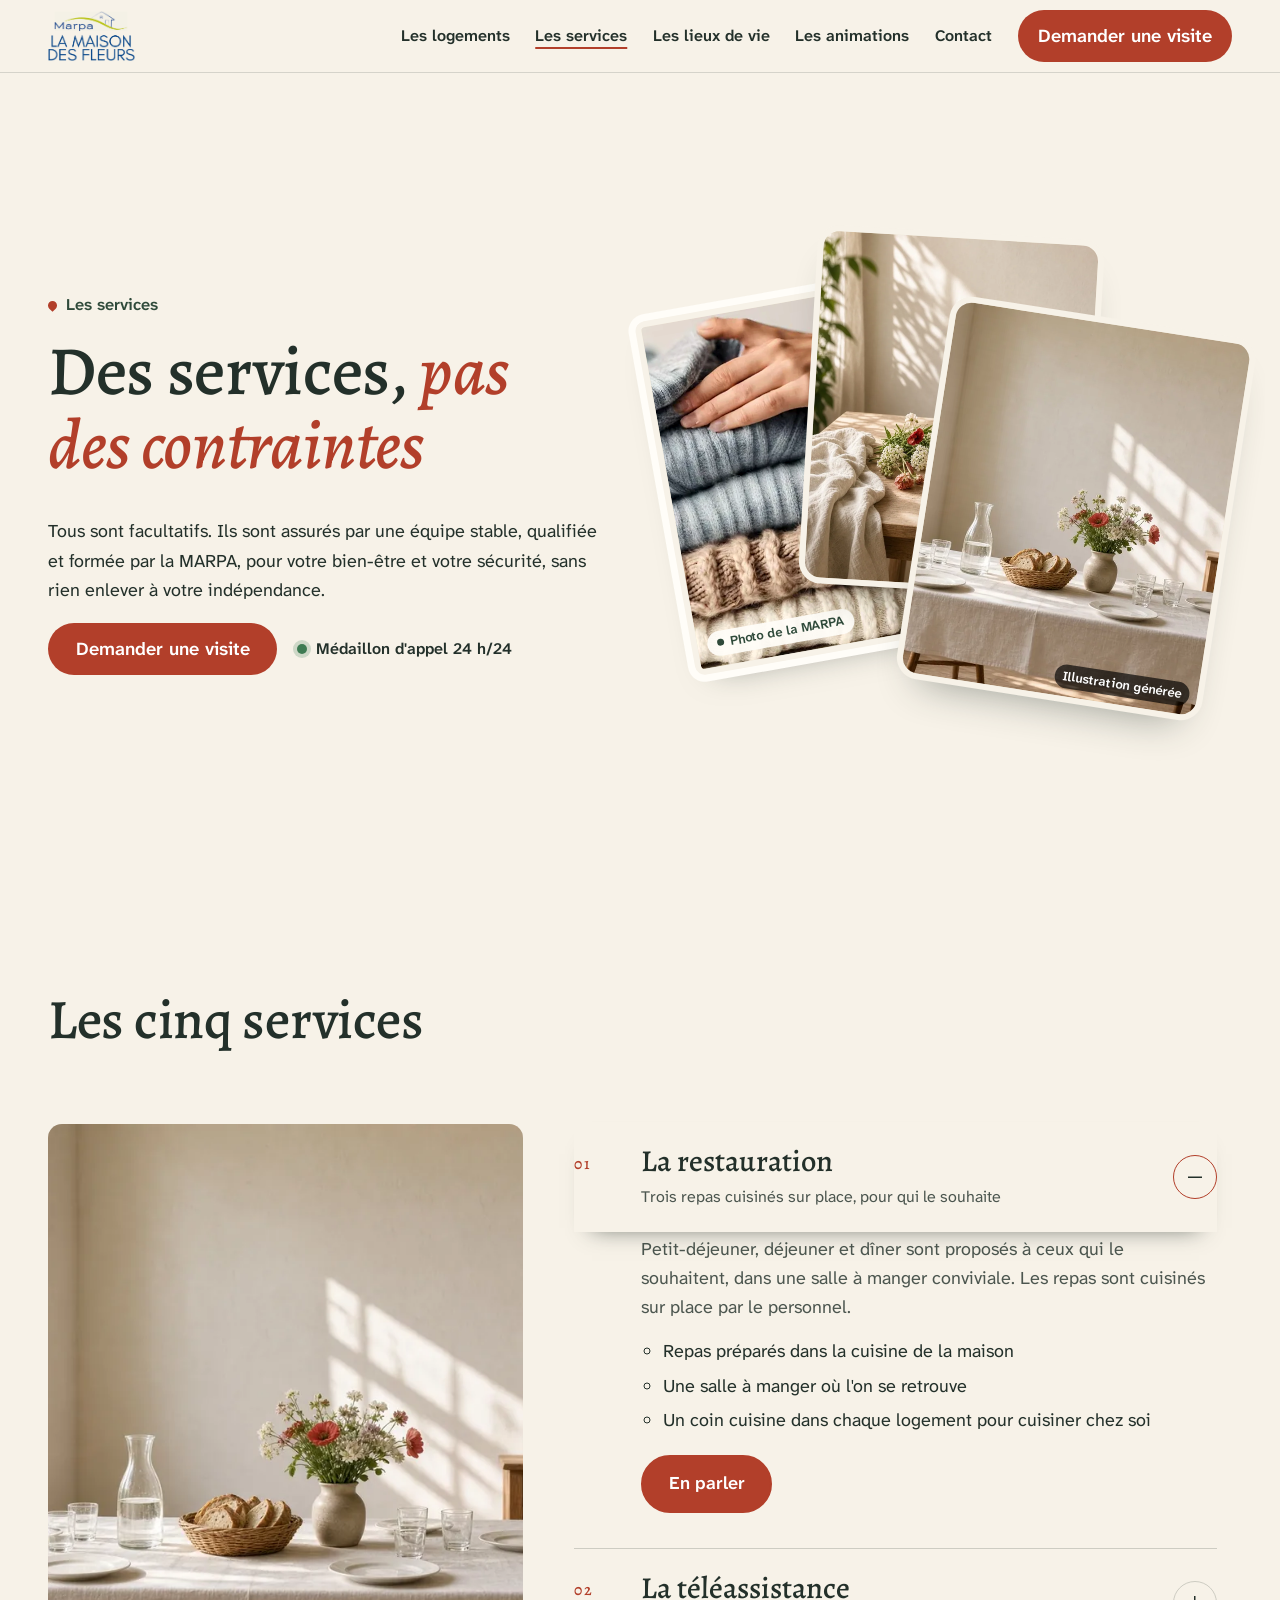
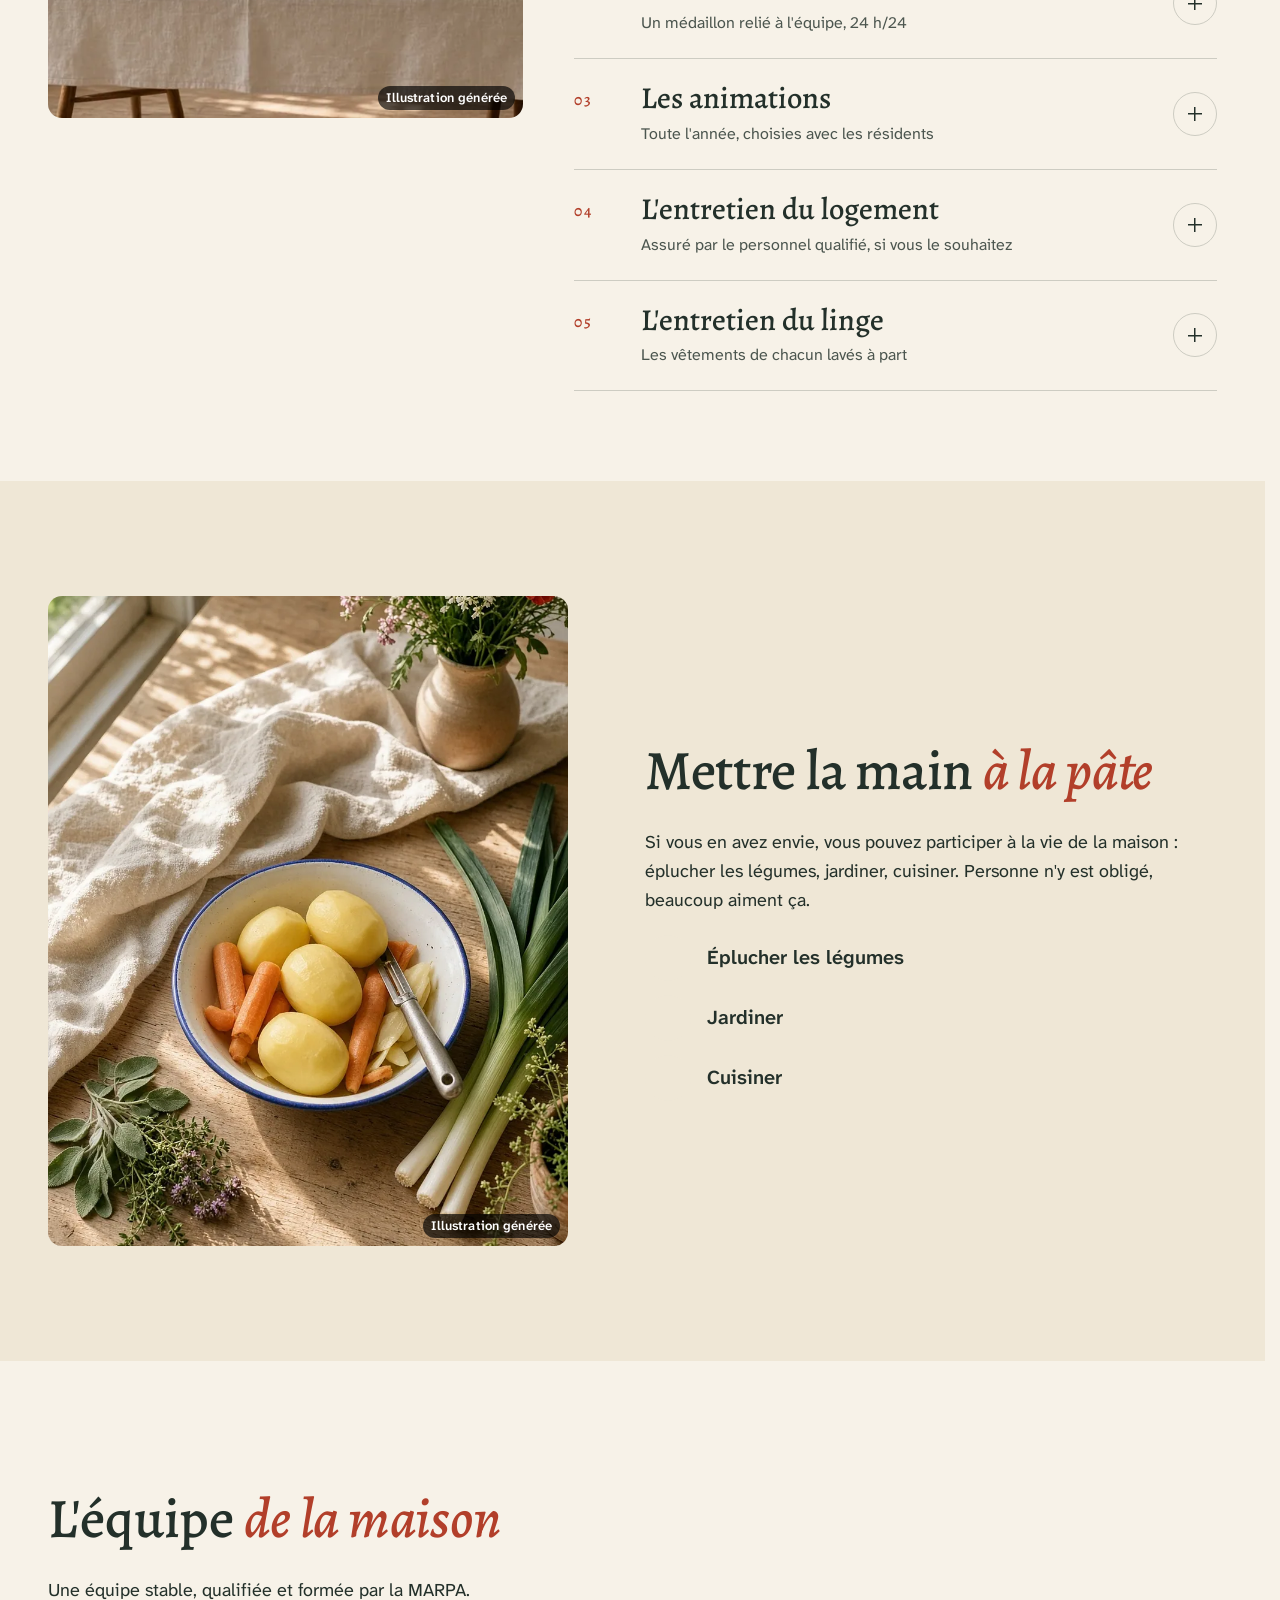
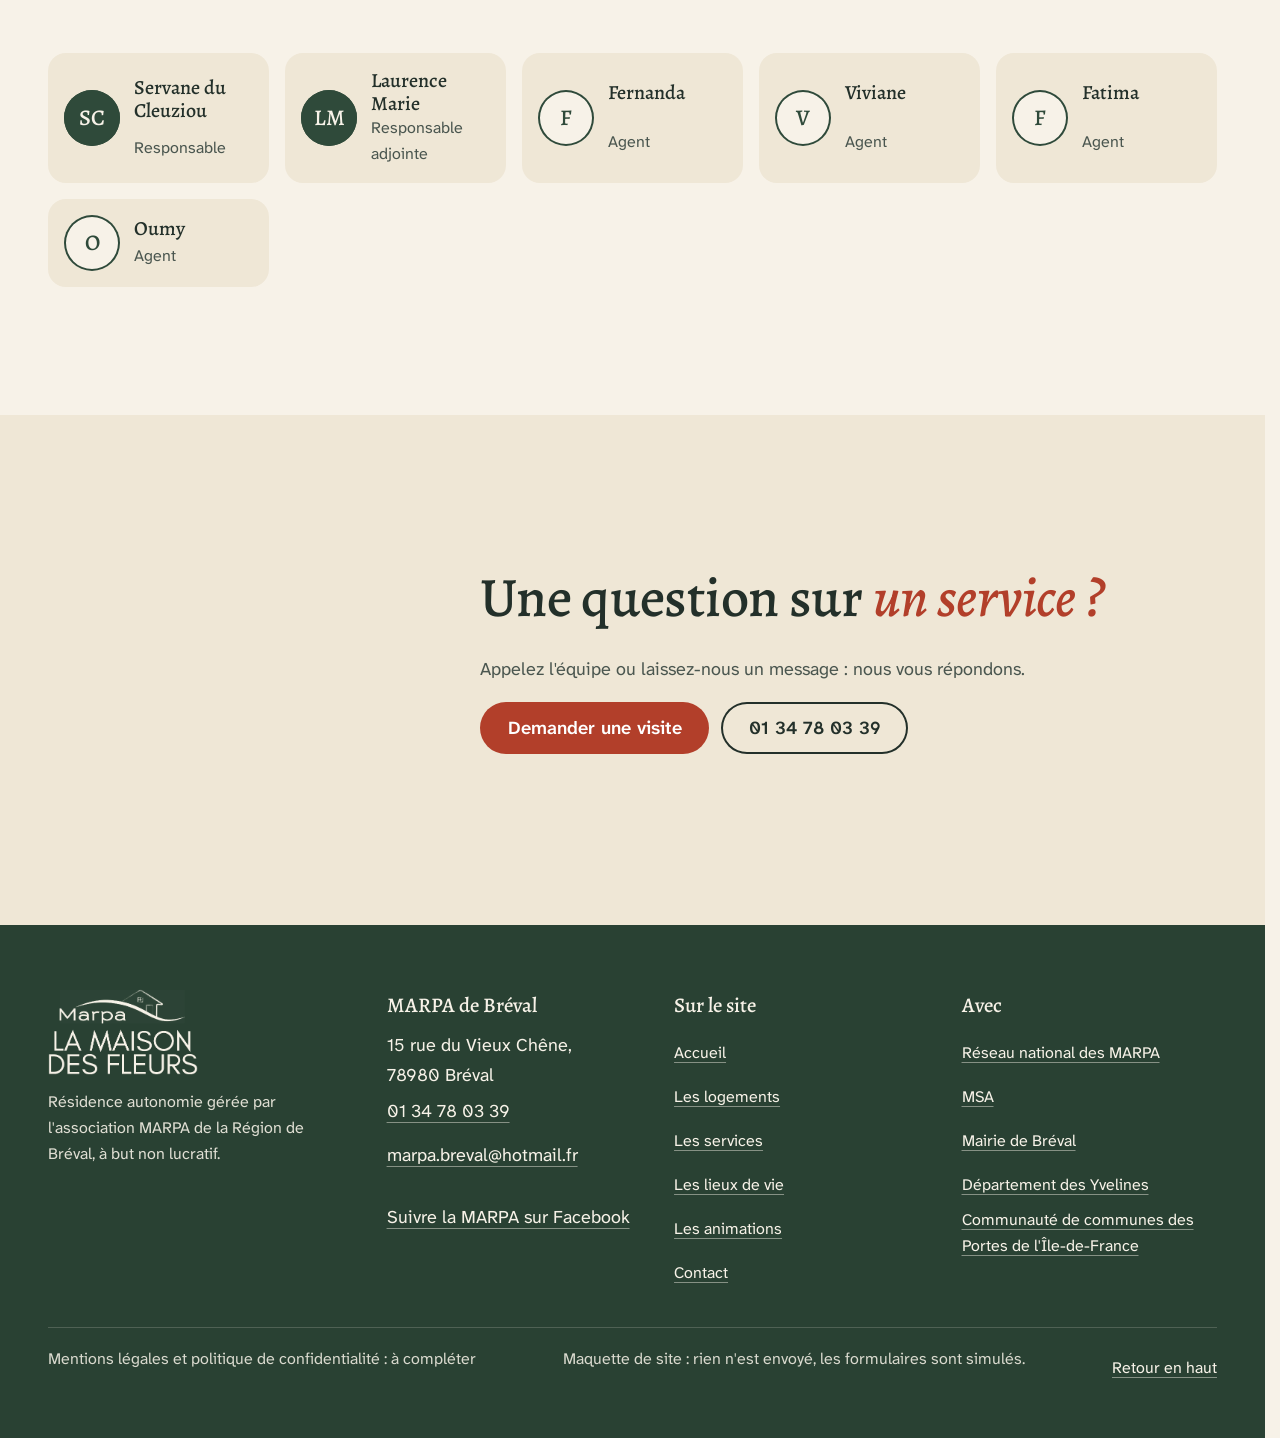
<file: les-services.html>
<!doctype html>
<html lang="fr" data-v="2">
<head>
<meta charset="utf-8">
<meta name="viewport" content="width=device-width, initial-scale=1, viewport-fit=cover">
<title>Les services : MARPA de Bréval</title>
<meta name="description" content="Restauration, téléassistance 24 h/24, animations, entretien du logement et du linge : des services facultatifs, assurés par une équipe stable et formée.">
<meta name="robots" content="noindex, nofollow">
<link rel="canonical" href="https://marpa-breval-maquette.vercel.app/les-services">
<style>:root{--fond:#F7F2E8;--texte:#23302A;--voile-fond:#2F4A3A;--ouverture-fond:#F7F2E8;--menu-fond:#2F4A3A}:root { --entete-h: 72px; --barres-h: 0px; } html { background: var(--fond); color: var(--texte); scrollbar-gutter: stable; } body { margin: 0; background: var(--fond); } html.js:not(.secours):not([data-arrivee="retour"]) [data-anime] { opacity: 0; } html.js:not(.secours):not([data-arrivee="retour"]) [data-anime].vu { opacity: 1; } [data-voile] { position: fixed; inset: 0; z-index: 900; background: var(--voile-fond); transform: translateY(100%); visibility: hidden; pointer-events: none; } html[data-arrivee="voile"]:not(.voile-leve):not(.secours) [data-voile] { transform: none; visibility: visible; } html.secours [data-voile] { visibility: hidden !important; } .ouverture-panneau { position: fixed; inset: 0; z-index: 850; display: none; place-content: center; justify-items: center; background: var(--ouverture-fond, var(--voile-fond)); color: var(--fond); text-align: center; } html.js[data-arrivee="intro"]:not(.secours):not(.intro-finie) .ouverture-panneau { display: grid; } html.defilement-bloque, html.defilement-bloque body, html.js[data-arrivee="intro"]:not(.secours):not(.intro-finie), html.js[data-arrivee="intro"]:not(.secours):not(.intro-finie) body, html[data-arrivee="voile"]:not(.voile-leve):not(.secours), html[data-arrivee="voile"]:not(.voile-leve):not(.secours) body { overflow: hidden; } html.js[data-arrivee="intro"]:not(.secours):not(.intro-finie) { background-color: var(--ouverture-fond, var(--voile-fond)); } html[data-arrivee="voile"]:not(.voile-leve):not(.secours) { background-color: var(--voile-fond); }</style>
<script>(function () {
var d = document.documentElement, ss = null, ls = null;
try { ss = window.sessionStorage; ls = window.localStorage; } catch (e) {}
d.classList.add('js');
var nav = performance.getEntriesByType ? performance.getEntriesByType('navigation')[0] : null;
var type = nav ? nav.type : 'navigate';
var depart = null;
try { depart = JSON.parse(ss.getItem('socle:depart') || 'null'); ss.removeItem('socle:depart'); } catch (e) {}
if (depart && !(Date.now() - depart.t < 15000)) depart = null;
var mode = type === 'back_forward' ? 'retour' : type === 'reload' ? 'intro' : depart ? 'voile' : 'intro';
d.setAttribute('data-arrivee', mode);
if (mode === 'voile' && depart.couleur) d.style.setProperty('--voile-fond', depart.couleur);
if (type === 'reload' && 'scrollRestoration' in history) {
history.scrollRestoration = 'manual';
}
try {
var choisie = ls && ls.getItem('socle:langue');
var langue = (d.lang || '').slice(0, 2);
if (choisie && choisie !== langue && type === 'navigate' && !depart) {
var alt = document.querySelector('link[rel="alternate"][hreflang="' + choisie + '"]');
if (alt) location.replace(new URL(alt.href).pathname + location.search + location.hash);
}
} catch (e) {}
setTimeout(function () { if (!d.classList.contains('demarre')) d.classList.add('secours'); }, 2000);
})();</script>
<link rel="preload" href="/assets/polices/alegreya-latin-500-normal.woff2" as="font" type="font/woff2" crossorigin>
<link rel="preload" href="/assets/polices/atkinson-hyperlegible-next-latin-400-normal.woff2" as="font" type="font/woff2" crossorigin>
<link rel="stylesheet" href="/assets/css/socle.css?v=2">
<link rel="stylesheet" href="/assets/css/modules.css?v=2">
<link rel="stylesheet" href="/assets/css/site.css?v=2">
<link rel="modulepreload" href="/assets/js/site.js?v=2">
<link rel="modulepreload" href="/assets/js/socle/index.js?v=2">
<script src="/assets/vendor/gsap.min.js" defer></script>
<script src="/assets/vendor/ScrollTrigger.min.js" defer></script>
<script src="/assets/vendor/SplitText.min.js" defer></script>
<script type="module" src="/assets/js/site.js?v=2"></script>
<meta name="theme-color" content="#F7F2E8">
<link rel="icon" href="/assets/images/favicon.svg" type="image/svg+xml">
<link rel="apple-touch-icon" href="/assets/images/apple-touch-icon.png">
<meta property="og:type" content="website">
<meta property="og:site_name" content="MARPA de Bréval">
<meta property="og:locale" content="fr_FR">
<meta property="og:title" content="Les services : MARPA de Bréval">
<meta property="og:description" content="Restauration, téléassistance 24 h/24, animations, entretien du logement et du linge : des services facultatifs, assurés par une équipe stable et formée.">
<meta property="og:url" content="https://marpa-breval-maquette.vercel.app/les-services">
<meta property="og:image" content="https://marpa-breval-maquette.vercel.app/assets/partage/les-services-fr.jpg">
<meta property="og:image:width" content="1200">
<meta property="og:image:height" content="630">
<meta property="og:image:alt" content="Les services de la MARPA de Bréval">
<meta name="twitter:card" content="summary_large_image">
<script type="application/ld+json">{"@context":"https://schema.org","@type":"LocalBusiness","name":"MARPA de Bréval, La Maison des Fleurs","url":"https://marpa-breval-maquette.vercel.app/","telephone":"+33134780339","email":"marpa.breval@hotmail.fr","address":{"@type":"PostalAddress","streetAddress":"15 rue du Vieux Chêne","postalCode":"78980","addressLocality":"Bréval","addressCountry":"FR"},"description":"Résidence autonomie non médicalisée pour personnes âgées autonomes de plus de 60 ans : 22 logements de plain‑pied de 31 m² et un logement de 46 m², jardin arboré de 5 000 m², personnel présent de 7 h à 21 h et téléassistance 24 h/24. Gérée par une association à but non lucratif.","sameAs":["https://www.facebook.com/marpa.breval.3/"]}</script>
</head>
<body id="haut">
<div data-voile data-forme="iris" aria-hidden="true"><div class="voile-contenu"><svg class="fleur fleur--voile" viewBox="-50 -50 100 100" aria-hidden="true" focusable="false"><g class="fleur-petales"><g transform="rotate(0)"><path class="petale" style="--i:0" d="M0 -7 C 15 -15 18 -40 0 -47 C -18 -40 -15 -15 0 -7 Z"/></g><g transform="rotate(72)"><path class="petale" style="--i:1" d="M0 -7 C 15 -15 18 -40 0 -47 C -18 -40 -15 -15 0 -7 Z"/></g><g transform="rotate(144)"><path class="petale" style="--i:2" d="M0 -7 C 15 -15 18 -40 0 -47 C -18 -40 -15 -15 0 -7 Z"/></g><g transform="rotate(216)"><path class="petale" style="--i:3" d="M0 -7 C 15 -15 18 -40 0 -47 C -18 -40 -15 -15 0 -7 Z"/></g><g transform="rotate(288)"><path class="petale" style="--i:4" d="M0 -7 C 15 -15 18 -40 0 -47 C -18 -40 -15 -15 0 -7 Z"/></g></g><circle class="fleur-coeur" r="10"/></svg><span data-voile-libelle>Les services</span></div></div>
<div class="ouverture-panneau" data-ouverture aria-hidden="true">
  <svg class="fleur fleur--intro" viewBox="-50 -50 100 100" aria-hidden="true" focusable="false" data-ouverture-objet><g class="fleur-petales"><g transform="rotate(0)"><path class="petale" style="--i:0" d="M0 -7 C 15 -15 18 -40 0 -47 C -18 -40 -15 -15 0 -7 Z"/></g><g transform="rotate(72)"><path class="petale" style="--i:1" d="M0 -7 C 15 -15 18 -40 0 -47 C -18 -40 -15 -15 0 -7 Z"/></g><g transform="rotate(144)"><path class="petale" style="--i:2" d="M0 -7 C 15 -15 18 -40 0 -47 C -18 -40 -15 -15 0 -7 Z"/></g><g transform="rotate(216)"><path class="petale" style="--i:3" d="M0 -7 C 15 -15 18 -40 0 -47 C -18 -40 -15 -15 0 -7 Z"/></g><g transform="rotate(288)"><path class="petale" style="--i:4" d="M0 -7 C 15 -15 18 -40 0 -47 C -18 -40 -15 -15 0 -7 Z"/></g></g><circle class="fleur-coeur" r="10"/></svg>
  <p class="ouverture-nom">MARPA de Bréval</p>
  <p class="ouverture-ligne">La Maison des Fleurs</p>
</div>
<a class="evitement" href="#contenu">Aller au contenu</a>
<header data-entete>
  <div class="entete-rangee">
    <a class="entete-logo" href="/" data-libelle="Accueil" aria-label="MARPA de Bréval, accueil">
      <img src="/assets/images/logo-maison.png" alt="" width="401" height="230">
    </a>
    <nav data-nav aria-label="Navigation principale">
      <ul><li><a href="/les-logements" data-libelle="Les logements">Les logements</a></li><li><a href="/les-services" data-libelle="Les services" aria-current="page">Les services</a></li><li><a href="/les-lieux" data-libelle="Les lieux de vie">Les lieux de vie</a></li><li><a href="/les-animations" data-libelle="Les animations">Les animations</a></li><li><a href="/contact" data-libelle="Contact">Contact</a></li></ul>
    </nav>
    <div class="entete-actions">
      <a class="bouton" href="/contact#visite" data-libelle="Contact">Demander une visite</a>
      <button type="button" data-menu-bouton aria-controls="menu" aria-expanded="false" data-libelle-ouvrir="Menu" data-libelle-fermer="Fermer"><span data-libelle-bouton>Menu</span></button>
      <a class="menu-sansjs" href="#menu" data-menu-lien>Menu</a>
    </div>
  </div>
</header>
<script>/* Avant le premier affichage : rangées de la navigation (même règle que ajusterNav dans assets/js/socle/entete.js)
   et hauteur réelle de l'en-tête, pour que rien ne saute quand le JavaScript du site prend la main. */
(function () {
  var h = document.documentElement, u = document.querySelector('[data-nav] ul'), e = document.querySelector('[data-entete]');
  if (u) {
    var deborde = function () { return u.scrollWidth > u.clientWidth + 1; }, c = deborde();
    if (c && window.matchMedia('(min-width: 900px)').matches) {
      h.classList.add('nav-deux-rangees'); c = deborde();
      if (c) { h.classList.add('nav-deux-lignes'); var a = u.querySelector('a'); c = !a || u.getBoundingClientRect().height > a.getBoundingClientRect().height * 2.5; }
      if (c) h.classList.remove('nav-deux-rangees', 'nav-deux-lignes');
    }
    if (c) h.classList.add('nav-compacte');
  }
  if (e) h.style.setProperty('--entete-h', Math.round(e.getBoundingClientRect().height) + 'px');
})();</script>
<span id="menu-ferme" aria-hidden="true"></span>
<div id="menu" data-menu role="dialog" aria-modal="true" aria-label="Menu">
  <p class="menu-sansjs-fermer"><a href="#menu-ferme">Fermer</a></p>
  <ul><li style="--i:0"><a href="/" class="menu-lien" data-libelle="Accueil">Accueil</a></li><li style="--i:1"><a href="/les-logements" class="menu-lien" data-libelle="Les logements">Les logements</a></li><li style="--i:2"><a href="/les-services" class="menu-lien" data-libelle="Les services" aria-current="page">Les services</a></li><li style="--i:3"><a href="/les-lieux" class="menu-lien" data-libelle="Les lieux de vie">Les lieux de vie</a></li><li style="--i:4"><a href="/les-animations" class="menu-lien" data-libelle="Les animations">Les animations</a></li><li style="--i:5"><a href="/contact" class="menu-lien" data-libelle="Contact">Contact</a></li></ul>
  <p><a class="bouton" href="tel:+33134780339">Appeler 01 34 78 03 39</a></p>
</div>
<main id="contenu" tabindex="-1">
<section class="ouv-eventail conteneur" id="debut">
  <div class="ouv-eventail-texte">
    <p class="surtitre" data-anime>Les services</p>
    <h1 data-anime="lignes">Des services, <em class="mot">pas des contraintes</em></h1>
    <p data-anime>Tous sont facultatifs. Ils sont assurés par une équipe stable, qualifiée et formée par la MARPA, pour votre bien-être et votre sécurité, sans rien enlever à votre indépendance.</p>
    <p class="ouv-chiffre-actions" data-anime>
      <a href="/contact?sujet=visite#visite" class="bouton" data-libelle="Contact" data-action-principale data-survol="magnetique">Demander une visite</a>
      <span class="ouv-info" data-info-cle><span class="point-vert" aria-hidden="true"></span>Médaillon d&#39;appel 24 h/24</span>
    </p>
  </div>
  <div class="eventail" data-iris-centre>
    <figure class="media eventail-carte eventail-carte--1" data-vraie data-effet="eventail" style="--cadrage:50% 55%">
  <picture>
    <img src="/assets/images/client/linge-800.webp" srcset="/assets/images/client/linge-640.webp 640w, /assets/images/client/linge-800.webp 800w" sizes="(max-width: 760px) 45vw, 22vw" alt="Pile de pulls pliés" width="800" height="600" loading="lazy" decoding="async">
  </picture><figcaption class="mention-vraie">Photo de la MARPA</figcaption>
</figure>
    <figure class="media eventail-carte eventail-carte--2" data-grok data-effet="eventail" style="--cadrage:50% 50%">
  <picture>
    <img src="/assets/images/grok/animations-atelier-1600.webp" srcset="/assets/images/grok/animations-atelier-1024.webp 1024w, /assets/images/grok/animations-atelier-1168.webp 1168w, /assets/images/grok/animations-atelier-1600.webp 1600w" sizes="(max-width: 760px) 45vw, 22vw" alt="Table d’atelier avec fleurs coupées, vases, argile et outils de modelage" width="1600" height="2000" loading="lazy" decoding="async">
  </picture><figcaption class="mention-ia">Illustration générée</figcaption>
</figure>
    <figure class="media eventail-carte eventail-carte--3" data-grok data-effet="eventail" style="--cadrage:50% 50%">
  <picture>
    <img src="/assets/images/grok/services-table-1168.webp" srcset="/assets/images/grok/services-table-1168.webp 1168w" sizes="(max-width: 760px) 60vw, 28vw" alt="Table dressée pour le déjeuner dans une salle à manger lumineuse" width="1168" height="730" fetchpriority="high" loading="eager" decoding="async">
  </picture><figcaption class="mention-ia">Illustration générée</figcaption>
</figure>
  </div>
</section>
<section class="ofr socle-cadre services-tiroirs" data-module="offre-a-tiroirs" aria-labelledby="ofr-titre" id="les-cinq">
  <div class="ofr__tete">
    <h2 class="ofr__h2" id="ofr-titre" data-anime="lignes">Les cinq services</h2>
  </div>
  <div class="ofr__corps">
    <ol class="ofr__tiroirs">
      <li class="ofr__tiroir" id="restauration" data-sujet="restauration">
        <h3 class="ofr__titre"><button type="button" class="ofr__poignee"><span class="ofr__num">01</span><span class="ofr__nom">La restauration</span><span class="ofr__resume">Trois repas cuisinés sur place, pour qui le souhaite</span></button></h3>
        <div class="ofr__contenu"><div class="ofr__interieur">
          <figure class="media ofr__image" data-grok style="--cadrage:50% 50%">
  <picture>
    <img src="/assets/images/grok/services-table-1168.webp" srcset="/assets/images/grok/services-table-1168.webp 1168w" sizes="(max-width: 760px) 100vw, 40vw" alt="Table dressée pour le déjeuner dans une salle à manger lumineuse" width="1168" height="730" loading="lazy" decoding="async">
  </picture><figcaption class="mention-ia">Illustration générée</figcaption>
</figure>
          <p>Petit-déjeuner, déjeuner et dîner sont proposés à ceux qui le souhaitent, dans une salle à manger conviviale. Les repas sont cuisinés sur place par le personnel.</p>
          <ul><li>Repas préparés dans la cuisine de la maison</li><li>Une salle à manger où l&#39;on se retrouve</li><li>Un coin cuisine dans chaque logement pour cuisiner chez soi</li></ul>
          <a href="/contact?sujet=restauration#visite" class="socle-bouton socle-bouton--plein ofr__parler" data-libelle="Contact">En parler</a>
        </div></div>
      </li><li class="ofr__tiroir" id="teleassistance" data-sujet="teleassistance">
        <h3 class="ofr__titre"><button type="button" class="ofr__poignee"><span class="ofr__num">02</span><span class="ofr__nom">La téléassistance</span><span class="ofr__resume">Un médaillon relié à l&#39;équipe, 24 h/24</span></button></h3>
        <div class="ofr__contenu"><div class="ofr__interieur">
          <figure class="media ofr__image" data-grok style="--cadrage:50% 50%">
  <picture><source media="(max-width: 760px) and (orientation: portrait)" srcset="/assets/images/grok/accueil-nuit-mobile-640.webp 640w" sizes="(max-width: 760px) 100vw, 40vw">
    <img src="/assets/images/grok/accueil-nuit-1280.webp" srcset="/assets/images/grok/accueil-nuit-640.webp 640w, /assets/images/grok/accueil-nuit-1280.webp 1280w, /assets/images/grok/accueil-nuit-1920.webp 1920w, /assets/images/grok/accueil-nuit-2560.webp 2560w" sizes="(max-width: 760px) 100vw, 40vw" alt="Allée de jardin à l’heure bleue, une lanterne allumée sur un muret" width="1280" height="720" loading="lazy" decoding="async">
  </picture><figcaption class="mention-ia">Illustration générée</figcaption>
</figure>
          <p>Chaque résident dispose d&#39;un médaillon relié directement au personnel de la MARPA. En cas d&#39;urgence, il suffit d&#39;appuyer, de jour comme de nuit.</p>
          <ul><li>Équipe présente de 7 h à 21 h</li><li>Intervention la nuit en cas d&#39;appel d&#39;urgence</li><li>Le médaillon se porte sur soi, partout dans la maison</li></ul>
          <a href="/contact?sujet=teleassistance#visite" class="socle-bouton socle-bouton--plein ofr__parler" data-libelle="Contact">En parler</a>
        </div></div>
      </li><li class="ofr__tiroir" id="animations" data-sujet="animations">
        <h3 class="ofr__titre"><button type="button" class="ofr__poignee"><span class="ofr__num">03</span><span class="ofr__nom">Les animations</span><span class="ofr__resume">Toute l&#39;année, choisies avec les résidents</span></button></h3>
        <div class="ofr__contenu"><div class="ofr__interieur">
          <figure class="media ofr__image" data-grok style="--cadrage:50% 50%">
  <picture>
    <img src="/assets/images/grok/animations-atelier-1600.webp" srcset="/assets/images/grok/animations-atelier-1024.webp 1024w, /assets/images/grok/animations-atelier-1168.webp 1168w, /assets/images/grok/animations-atelier-1600.webp 1600w" sizes="(max-width: 760px) 100vw, 40vw" alt="Table d’atelier avec fleurs coupées, vases, argile et outils de modelage" width="1600" height="2000" loading="lazy" decoding="async">
  </picture><figcaption class="mention-ia">Illustration générée</figcaption>
</figure>
          <p>Des animations sont proposées toute l&#39;année, en concertation avec les résidents. Elles sont organisées par le personnel, des professionnels extérieurs et des bénévoles, pour créer du lien et garder son autonomie.</p>
          <ul><li>Sorties : goûter au bord de la Seine, forêt de Rosny, restaurant</li><li>Jeux de société et de cartes, gymnastique, marche, chant</li><li>Réveil sensoriel, rencontres avec des enfants</li></ul>
          <a href="/les-animations" class="socle-bouton socle-bouton--plein ofr__parler" data-libelle="Les animations">Voir le programme</a>
        </div></div>
      </li><li class="ofr__tiroir" id="entretien" data-sujet="entretien">
        <h3 class="ofr__titre"><button type="button" class="ofr__poignee"><span class="ofr__num">04</span><span class="ofr__nom">L&#39;entretien du logement</span><span class="ofr__resume">Assuré par le personnel qualifié, si vous le souhaitez</span></button></h3>
        <div class="ofr__contenu"><div class="ofr__interieur">
          <figure class="media ofr__image" data-vraie style="--cadrage:50% 50%">
  <picture>
    <img src="/assets/images/client/logement-lit-1600.webp" srcset="/assets/images/client/logement-lit-1024.webp 1024w, /assets/images/client/logement-lit-1168.webp 1168w, /assets/images/client/logement-lit-1600.webp 1600w" sizes="(max-width: 760px) 100vw, 40vw" alt="Chambre lumineuse avec lit et fauteuil" width="1600" height="1200" loading="lazy" decoding="async">
  </picture><figcaption class="mention-vraie">Photo de la MARPA</figcaption>
</figure>
          <p>Un service d&#39;entretien du logement est proposé à ceux qui le souhaitent. Il est assuré par le personnel qualifié de la MARPA.</p>
          <ul><li>Service facultatif</li><li>Assuré par l&#39;équipe de la maison</li></ul>
          <a href="/contact?sujet=entretien#visite" class="socle-bouton socle-bouton--plein ofr__parler" data-libelle="Contact">En parler</a>
        </div></div>
      </li><li class="ofr__tiroir" id="linge" data-sujet="linge">
        <h3 class="ofr__titre"><button type="button" class="ofr__poignee"><span class="ofr__num">05</span><span class="ofr__nom">L&#39;entretien du linge</span><span class="ofr__resume">Les vêtements de chacun lavés à part</span></button></h3>
        <div class="ofr__contenu"><div class="ofr__interieur">
          <figure class="media ofr__image" data-vraie style="--cadrage:50% 50%">
  <picture>
    <img src="/assets/images/client/linge-800.webp" srcset="/assets/images/client/linge-640.webp 640w, /assets/images/client/linge-800.webp 800w" sizes="(max-width: 760px) 100vw, 40vw" alt="Pile de pulls pliés" width="800" height="600" loading="lazy" decoding="async">
  </picture><figcaption class="mention-vraie">Photo de la MARPA</figcaption>
</figure>
          <p>Le personnel de la MARPA peut entretenir votre linge. Pour des raisons d&#39;hygiène, les vêtements de chaque résident sont lavés séparément.</p>
          <ul><li>Service facultatif</li><li>Linge de chaque résident lavé séparément</li></ul>
          <a href="/contact?sujet=linge#visite" class="socle-bouton socle-bouton--plein ofr__parler" data-libelle="Contact">En parler</a>
        </div></div>
      </li>
    </ol>
  </div>
</section>
<section class="participer" id="participer">
  <div class="conteneur participer-grille">
    <figure class="media participer-media" data-grok data-fx="zoom" style="--cadrage:50% 50%">
  <picture>
    <img src="/assets/images/grok/services-legumes-1600.webp" srcset="/assets/images/grok/services-legumes-1024.webp 1024w, /assets/images/grok/services-legumes-1168.webp 1168w, /assets/images/grok/services-legumes-1600.webp 1600w" sizes="(max-width: 760px) 100vw, 40vw" alt="Légumes du jardin épluchés sur une table de cuisine en bois" width="1600" height="2000" loading="lazy" decoding="async">
  </picture><figcaption class="mention-ia">Illustration générée</figcaption>
</figure>
    <div>
      <h2 data-anime="lignes">Mettre la main <em class="mot">à la pâte</em></h2>
      <p data-anime>Si vous en avez envie, vous pouvez participer à la vie de la maison : éplucher les légumes, jardiner, cuisiner. Personne n&#39;y est obligé, beaucoup aiment ça.</p>
      <ul class="participer-liste" data-anime="cascade">
        <li><svg class="picto" viewBox="0 0 48 48" aria-hidden="true" focusable="false" data-fx="trace"><path d="M10 30c0-8 6-14 14-14s14 6 14 14c0 6-6 10-14 10S10 36 10 30z"/><path d="M24 16c0-5 3-8 7-9M24 16c-2-4-6-6-10-6"/></svg><span>Éplucher les légumes</span></li>
        <li><svg class="picto" viewBox="0 0 48 48" aria-hidden="true" focusable="false" data-fx="trace"><path d="M24 42V22"/><path d="M24 26c-8 0-12-5-12-12 7 0 12 4 12 12zM24 22c0-8 5-13 13-13 0 8-5 13-13 13z"/><path d="M10 42h28"/></svg><span>Jardiner</span></li>
        <li><svg class="picto" viewBox="0 0 48 48" aria-hidden="true" focusable="false" data-fx="trace"><path d="M10 22h28v6a14 14 0 0 1-28 0z"/><path d="M6 22h36"/><path d="M18 14c0-3 3-3 3-6M27 14c0-3 3-3 3-6"/></svg><span>Cuisiner</span></li>
      </ul>
    </div>
  </div>
</section>
<section class="equipe conteneur" id="equipe">
  <div class="tete-section">
    <h2 data-anime="lignes">L&#39;équipe <em class="mot">de la maison</em></h2>
    <p data-anime>Une équipe stable, qualifiée et formée par la MARPA.</p>
  </div>
  <ul class="equipe-liste" data-anime="cascade" data-visuel>
    <li class="personne personne--resp"><span class="initiales" aria-hidden="true">SC</span><strong>Servane du Cleuziou</strong><span>Responsable</span></li><li class="personne personne--resp"><span class="initiales" aria-hidden="true">LM</span><strong>Laurence Marie</strong><span>Responsable adjointe</span></li>
    <li class="personne"><span class="initiales" aria-hidden="true">F</span><strong>Fernanda</strong><span>Agent</span></li><li class="personne"><span class="initiales" aria-hidden="true">V</span><strong>Viviane</strong><span>Agent</span></li><li class="personne"><span class="initiales" aria-hidden="true">F</span><strong>Fatima</strong><span>Agent</span></li><li class="personne"><span class="initiales" aria-hidden="true">O</span><strong>Oumy</strong><span>Agent</span></li>
  </ul>
</section>
<section class="appel" id="appel">
  <div class="conteneur appel-grille">
    <div class="appel-dessin" data-visuel><svg class="fleur fleur--trait fleur--appel" viewBox="-50 -50 100 100" aria-hidden="true" focusable="false" data-fx="trace"><g class="fleur-petales"><g transform="rotate(0)"><path class="petale" style="--i:0" d="M0 -7 C 15 -15 18 -40 0 -47 C -18 -40 -15 -15 0 -7 Z"/></g><g transform="rotate(72)"><path class="petale" style="--i:1" d="M0 -7 C 15 -15 18 -40 0 -47 C -18 -40 -15 -15 0 -7 Z"/></g><g transform="rotate(144)"><path class="petale" style="--i:2" d="M0 -7 C 15 -15 18 -40 0 -47 C -18 -40 -15 -15 0 -7 Z"/></g><g transform="rotate(216)"><path class="petale" style="--i:3" d="M0 -7 C 15 -15 18 -40 0 -47 C -18 -40 -15 -15 0 -7 Z"/></g><g transform="rotate(288)"><path class="petale" style="--i:4" d="M0 -7 C 15 -15 18 -40 0 -47 C -18 -40 -15 -15 0 -7 Z"/></g></g><circle class="fleur-coeur" r="10"/></svg></div>
    <div class="appel-texte">
      <h2 data-anime="lignes">Une question sur <em class="mot">un service ?</em></h2>
      <p data-anime>Appelez l&#39;équipe ou laissez-nous un message : nous vous répondons.</p>
      <p class="appel-actions" data-anime>
        <a href="/contact?sujet=visite#visite" class="bouton" data-libelle="Contact" data-survol="magnetique">Demander une visite</a>
        <a class="bouton bouton--contour" href="tel:+33134780339">01 34 78 03 39</a>
      </p>
    </div>
  </div>
</section>
</main>
<footer class="pied" id="pied">
  <div class="conteneur pied-grille">
    <div class="pied-maison">
      <img src="/assets/images/logo-maison-clair.png" alt="" width="401" height="230" class="pied-logo" loading="lazy">
      <p>Résidence autonomie gérée par l&#39;association MARPA de la Région de Bréval, à but non lucratif.</p>
    </div>
    <div>
      <p class="pied-titre">MARPA de Bréval</p>
      <p>15 rue du Vieux Chêne, 78980 Bréval<br><a href="tel:+33134780339">01 34 78 03 39</a><br><a href="mailto:marpa.breval@hotmail.fr">marpa.breval@hotmail.fr</a></p>
      <p><a href="https://www.facebook.com/marpa.breval.3/" target="_blank" rel="noopener">Suivre la MARPA sur Facebook<span class="visuellement-cache"> (nouvel onglet)</span></a></p>
    </div>
    <nav aria-label="Sur le site">
      <p class="pied-titre">Sur le site</p>
      <ul><li><a href="/" data-libelle="Accueil">Accueil</a></li><li><a href="/les-logements" data-libelle="Les logements">Les logements</a></li><li><a href="/les-services" data-libelle="Les services" aria-current="page">Les services</a></li><li><a href="/les-lieux" data-libelle="Les lieux de vie">Les lieux de vie</a></li><li><a href="/les-animations" data-libelle="Les animations">Les animations</a></li><li><a href="/contact" data-libelle="Contact">Contact</a></li></ul>
    </nav>
    <div>
      <p class="pied-titre">Avec</p>
      <ul><li><a href="https://www.marpa.fr/" target="_blank" rel="noopener">Réseau national des MARPA<span class="visuellement-cache"> (nouvel onglet)</span></a></li><li><a href="https://www.msa.fr/lfp" target="_blank" rel="noopener">MSA<span class="visuellement-cache"> (nouvel onglet)</span></a></li><li><a href="https://www.mairie-breval.fr/" target="_blank" rel="noopener">Mairie de Bréval<span class="visuellement-cache"> (nouvel onglet)</span></a></li><li><a href="https://www.yvelines.fr/" target="_blank" rel="noopener">Département des Yvelines<span class="visuellement-cache"> (nouvel onglet)</span></a></li><li><a href="https://www.ccpif.fr/" target="_blank" rel="noopener">Communauté de communes des Portes de l&#39;Île-de-France<span class="visuellement-cache"> (nouvel onglet)</span></a></li></ul>
    </div>
  </div>
  <div class="conteneur pied-bas"><p>Mentions légales et politique de confidentialité : à compléter</p><p>Maquette de site : rien n&#39;est envoyé, les formulaires sont simulés.</p><p><a href="#haut" data-sans-transition>Retour en haut</a></p></div>
</footer>
<div data-barre-fixe>
  <a class="bouton bouton--contour" href="tel:+33134780339">Appeler</a>
  <a class="bouton" href="/contact#visite" data-libelle="Contact">Une visite</a>
</div>
</body>
</html>
</file>
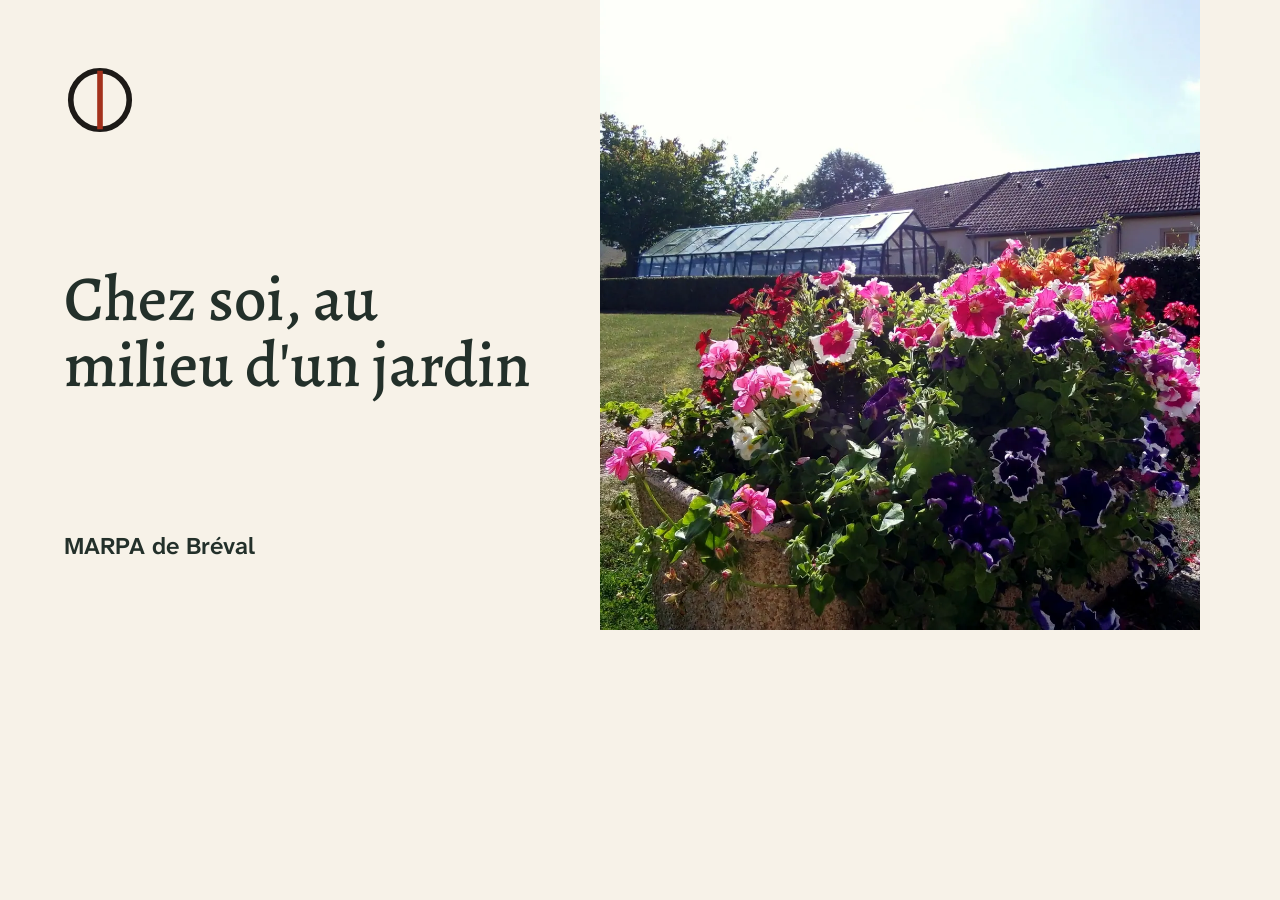
<file: _partage/accueil-fr.html>
<!doctype html>
<html lang="fr"><head><meta charset="utf-8">
<link rel="stylesheet" href="/assets/css/socle.css"><link rel="stylesheet" href="/assets/css/site.css">
<style>:root{--fond:#F7F2E8;--texte:#23302A}
html,body{margin:0;width:1200px;height:630px;overflow:hidden;background:var(--fond);color:var(--texte)}
.carte{display:grid;grid-template-columns:1fr 1fr;width:1200px;height:630px}
.carte-texte{display:flex;flex-direction:column;justify-content:space-between;padding:64px}
.carte-texte img{width:72px;height:72px}
.carte-titre{font-family:var(--police-titres);font-size:64px;line-height:1.02;margin:0;text-wrap:balance}
.carte-nom{font-size:24px;font-weight:600;margin:0}
.carte-image{background:center/cover no-repeat}</style>
</head><body>
<div class="carte">
  <div class="carte-texte">
    <img src="/assets/images/logo.svg" alt="">
    <p class="carte-titre">Chez soi, au milieu d&#39;un jardin</p>
    <p class="carte-nom">MARPA de Bréval</p>
  </div>
  <div class="carte-image" style="background-image:url('/assets/images/client/jardin-fleurs-1600.webp')"></div>
</div>
</body></html>
</file>
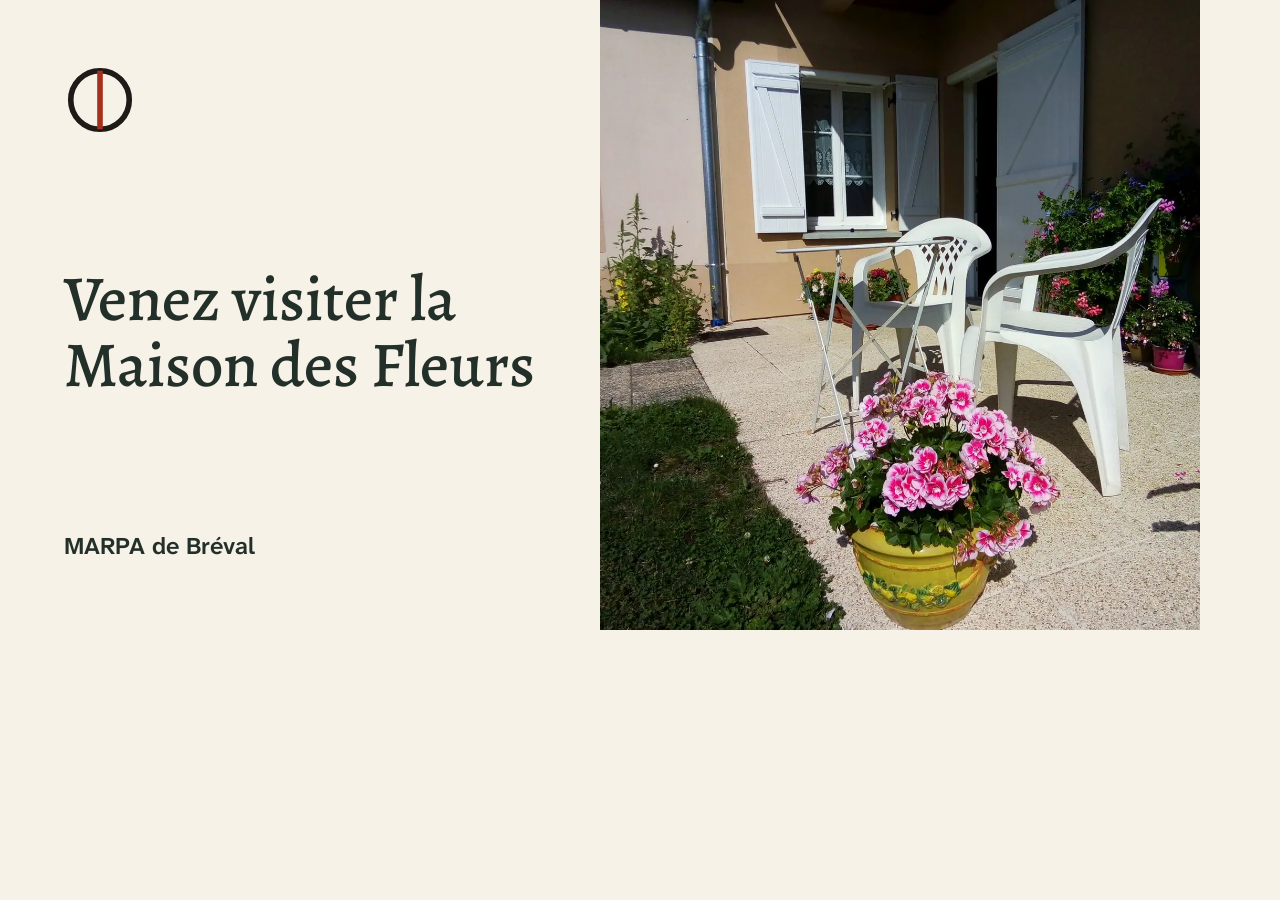
<file: _partage/contact-fr.html>
<!doctype html>
<html lang="fr"><head><meta charset="utf-8">
<link rel="stylesheet" href="/assets/css/socle.css"><link rel="stylesheet" href="/assets/css/site.css">
<style>:root{--fond:#F7F2E8;--texte:#23302A}
html,body{margin:0;width:1200px;height:630px;overflow:hidden;background:var(--fond);color:var(--texte)}
.carte{display:grid;grid-template-columns:1fr 1fr;width:1200px;height:630px}
.carte-texte{display:flex;flex-direction:column;justify-content:space-between;padding:64px}
.carte-texte img{width:72px;height:72px}
.carte-titre{font-family:var(--police-titres);font-size:64px;line-height:1.02;margin:0;text-wrap:balance}
.carte-nom{font-size:24px;font-weight:600;margin:0}
.carte-image{background:center/cover no-repeat}</style>
</head><body>
<div class="carte">
  <div class="carte-texte">
    <img src="/assets/images/logo.svg" alt="">
    <p class="carte-titre">Venez visiter la Maison des Fleurs</p>
    <p class="carte-nom">MARPA de Bréval</p>
  </div>
  <div class="carte-image" style="background-image:url('/assets/images/client/logement-terrasse-1600.webp')"></div>
</div>
</body></html>
</file>
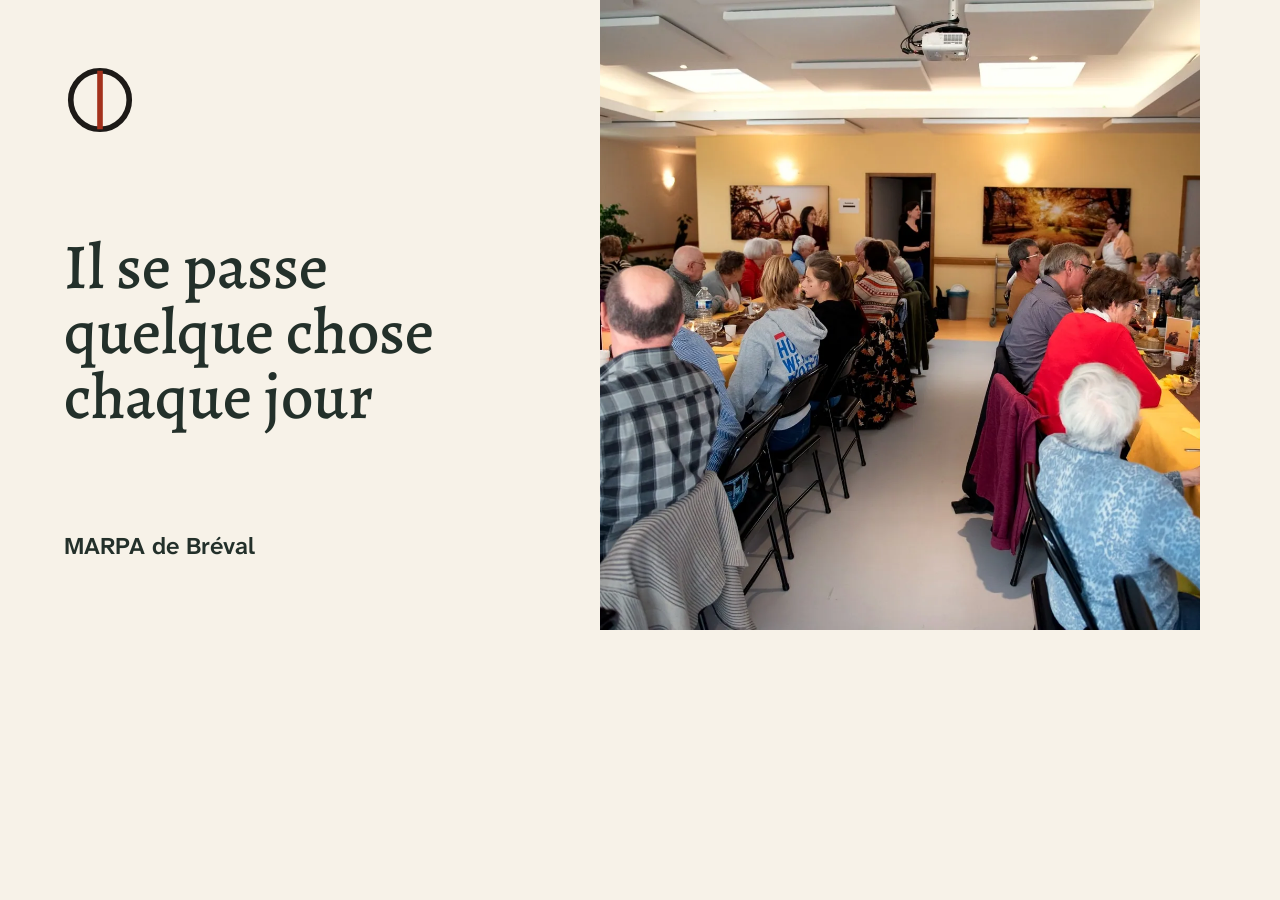
<file: _partage/les-animations-fr.html>
<!doctype html>
<html lang="fr"><head><meta charset="utf-8">
<link rel="stylesheet" href="/assets/css/socle.css"><link rel="stylesheet" href="/assets/css/site.css">
<style>:root{--fond:#F7F2E8;--texte:#23302A}
html,body{margin:0;width:1200px;height:630px;overflow:hidden;background:var(--fond);color:var(--texte)}
.carte{display:grid;grid-template-columns:1fr 1fr;width:1200px;height:630px}
.carte-texte{display:flex;flex-direction:column;justify-content:space-between;padding:64px}
.carte-texte img{width:72px;height:72px}
.carte-titre{font-family:var(--police-titres);font-size:64px;line-height:1.02;margin:0;text-wrap:balance}
.carte-nom{font-size:24px;font-weight:600;margin:0}
.carte-image{background:center/cover no-repeat}</style>
</head><body>
<div class="carte">
  <div class="carte-texte">
    <img src="/assets/images/logo.svg" alt="">
    <p class="carte-titre">Il se passe quelque chose chaque jour</p>
    <p class="carte-nom">MARPA de Bréval</p>
  </div>
  <div class="carte-image" style="background-image:url('/assets/images/client/grande-salle-1600.webp')"></div>
</div>
</body></html>
</file>
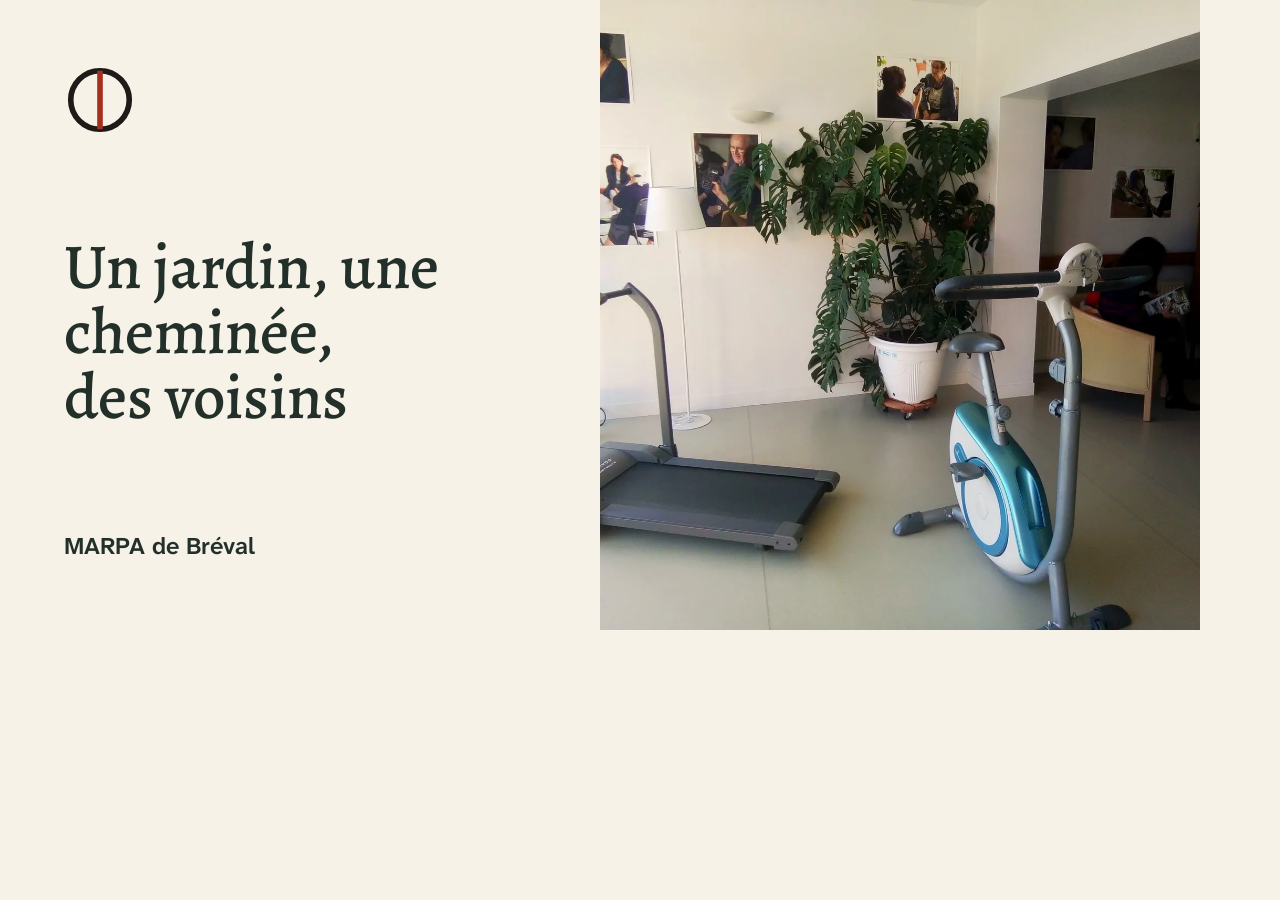
<file: _partage/les-lieux-fr.html>
<!doctype html>
<html lang="fr"><head><meta charset="utf-8">
<link rel="stylesheet" href="/assets/css/socle.css"><link rel="stylesheet" href="/assets/css/site.css">
<style>:root{--fond:#F7F2E8;--texte:#23302A}
html,body{margin:0;width:1200px;height:630px;overflow:hidden;background:var(--fond);color:var(--texte)}
.carte{display:grid;grid-template-columns:1fr 1fr;width:1200px;height:630px}
.carte-texte{display:flex;flex-direction:column;justify-content:space-between;padding:64px}
.carte-texte img{width:72px;height:72px}
.carte-titre{font-family:var(--police-titres);font-size:64px;line-height:1.02;margin:0;text-wrap:balance}
.carte-nom{font-size:24px;font-weight:600;margin:0}
.carte-image{background:center/cover no-repeat}</style>
</head><body>
<div class="carte">
  <div class="carte-texte">
    <img src="/assets/images/logo.svg" alt="">
    <p class="carte-titre">Un jardin, une cheminée, des voisins</p>
    <p class="carte-nom">MARPA de Bréval</p>
  </div>
  <div class="carte-image" style="background-image:url('/assets/images/client/petit-salon-1600.webp')"></div>
</div>
</body></html>
</file>
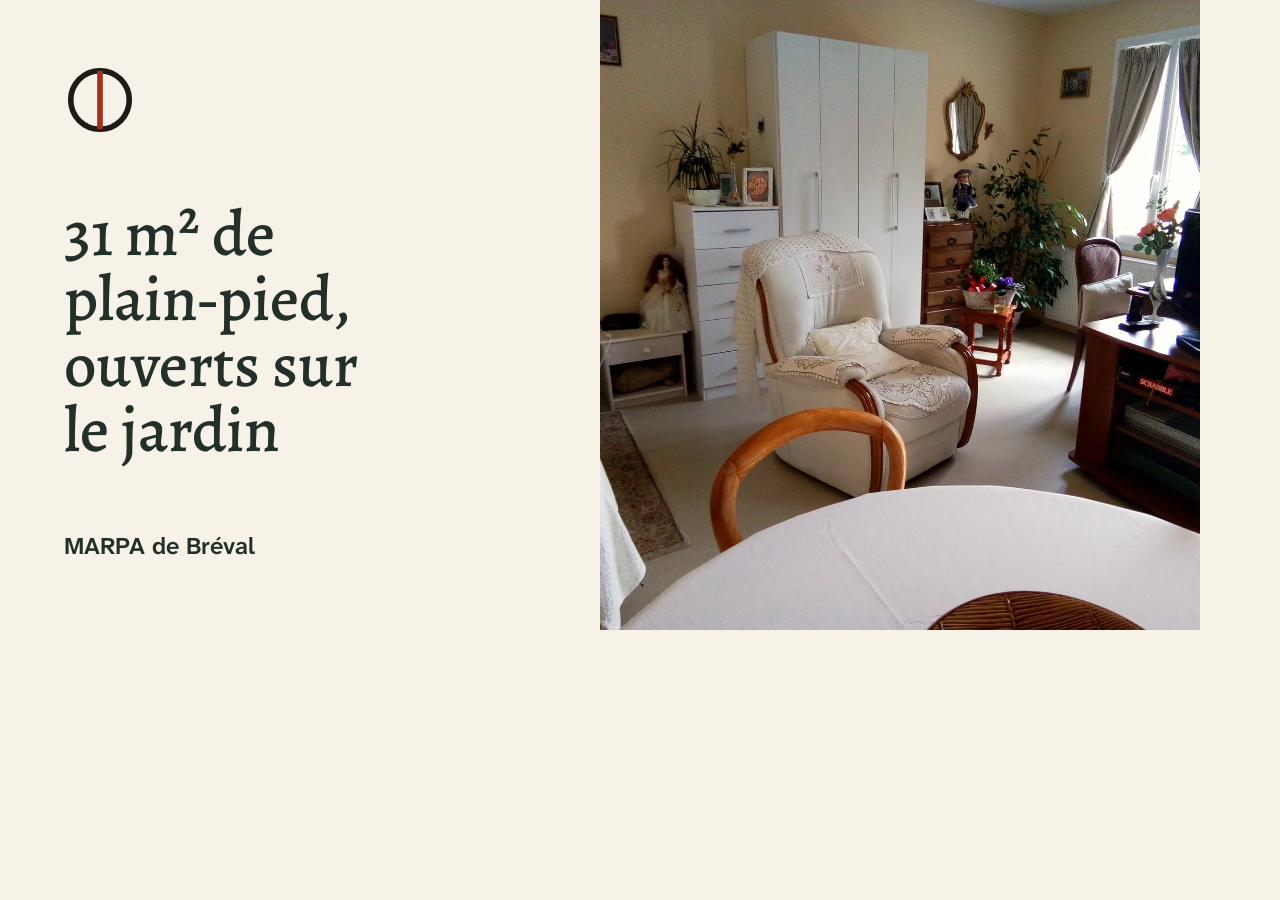
<file: _partage/les-logements-fr.html>
<!doctype html>
<html lang="fr"><head><meta charset="utf-8">
<link rel="stylesheet" href="/assets/css/socle.css"><link rel="stylesheet" href="/assets/css/site.css">
<style>:root{--fond:#F7F2E8;--texte:#23302A}
html,body{margin:0;width:1200px;height:630px;overflow:hidden;background:var(--fond);color:var(--texte)}
.carte{display:grid;grid-template-columns:1fr 1fr;width:1200px;height:630px}
.carte-texte{display:flex;flex-direction:column;justify-content:space-between;padding:64px}
.carte-texte img{width:72px;height:72px}
.carte-titre{font-family:var(--police-titres);font-size:64px;line-height:1.02;margin:0;text-wrap:balance}
.carte-nom{font-size:24px;font-weight:600;margin:0}
.carte-image{background:center/cover no-repeat}</style>
</head><body>
<div class="carte">
  <div class="carte-texte">
    <img src="/assets/images/logo.svg" alt="">
    <p class="carte-titre">31 m² de plain‑pied, ouverts sur le jardin</p>
    <p class="carte-nom">MARPA de Bréval</p>
  </div>
  <div class="carte-image" style="background-image:url('/assets/images/client/logement-meuble-1600.webp')"></div>
</div>
</body></html>
</file>
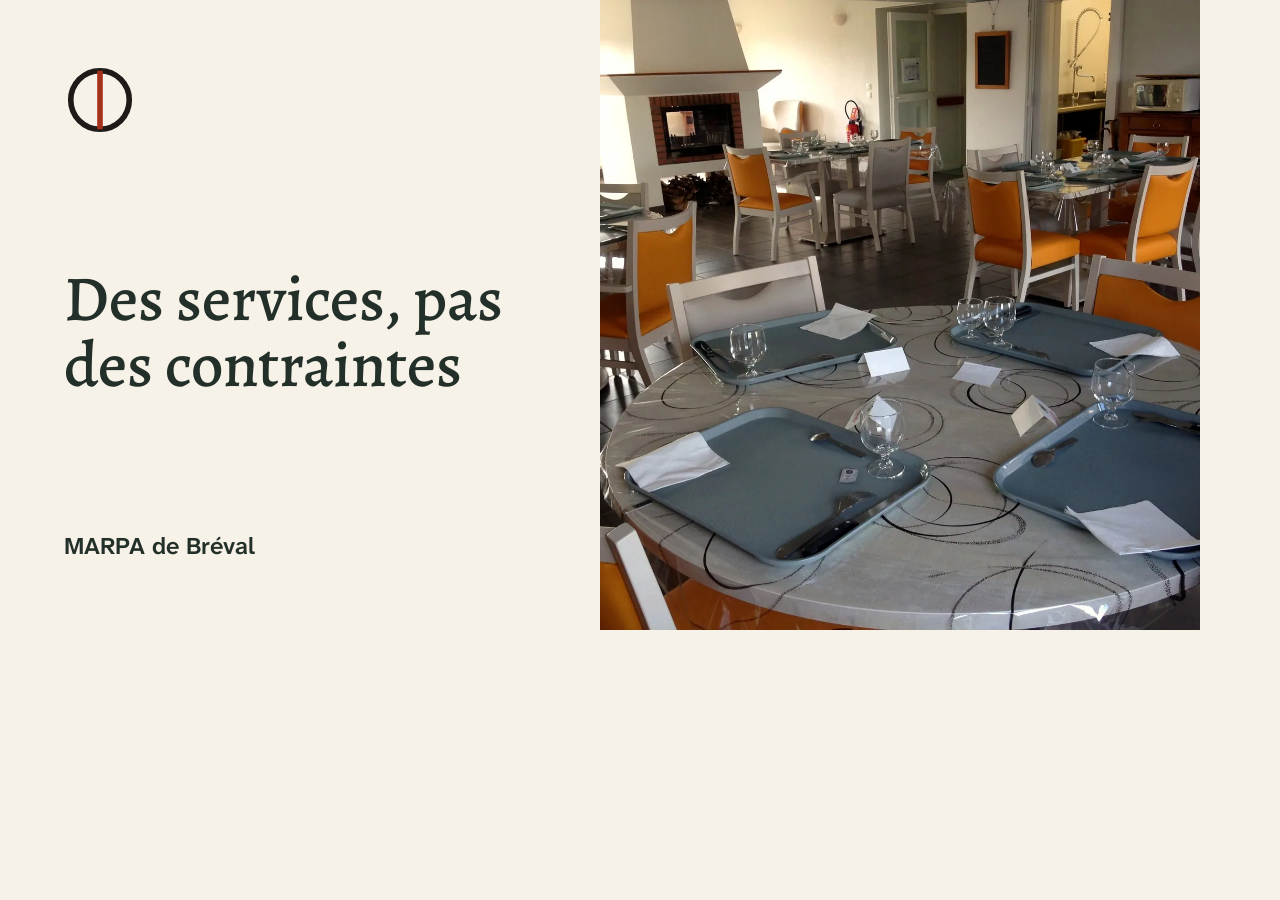
<file: _partage/les-services-fr.html>
<!doctype html>
<html lang="fr"><head><meta charset="utf-8">
<link rel="stylesheet" href="/assets/css/socle.css"><link rel="stylesheet" href="/assets/css/site.css">
<style>:root{--fond:#F7F2E8;--texte:#23302A}
html,body{margin:0;width:1200px;height:630px;overflow:hidden;background:var(--fond);color:var(--texte)}
.carte{display:grid;grid-template-columns:1fr 1fr;width:1200px;height:630px}
.carte-texte{display:flex;flex-direction:column;justify-content:space-between;padding:64px}
.carte-texte img{width:72px;height:72px}
.carte-titre{font-family:var(--police-titres);font-size:64px;line-height:1.02;margin:0;text-wrap:balance}
.carte-nom{font-size:24px;font-weight:600;margin:0}
.carte-image{background:center/cover no-repeat}</style>
</head><body>
<div class="carte">
  <div class="carte-texte">
    <img src="/assets/images/logo.svg" alt="">
    <p class="carte-titre">Des services, pas des contraintes</p>
    <p class="carte-nom">MARPA de Bréval</p>
  </div>
  <div class="carte-image" style="background-image:url('/assets/images/client/salle-de-vie-1600.webp')"></div>
</div>
</body></html>
</file>
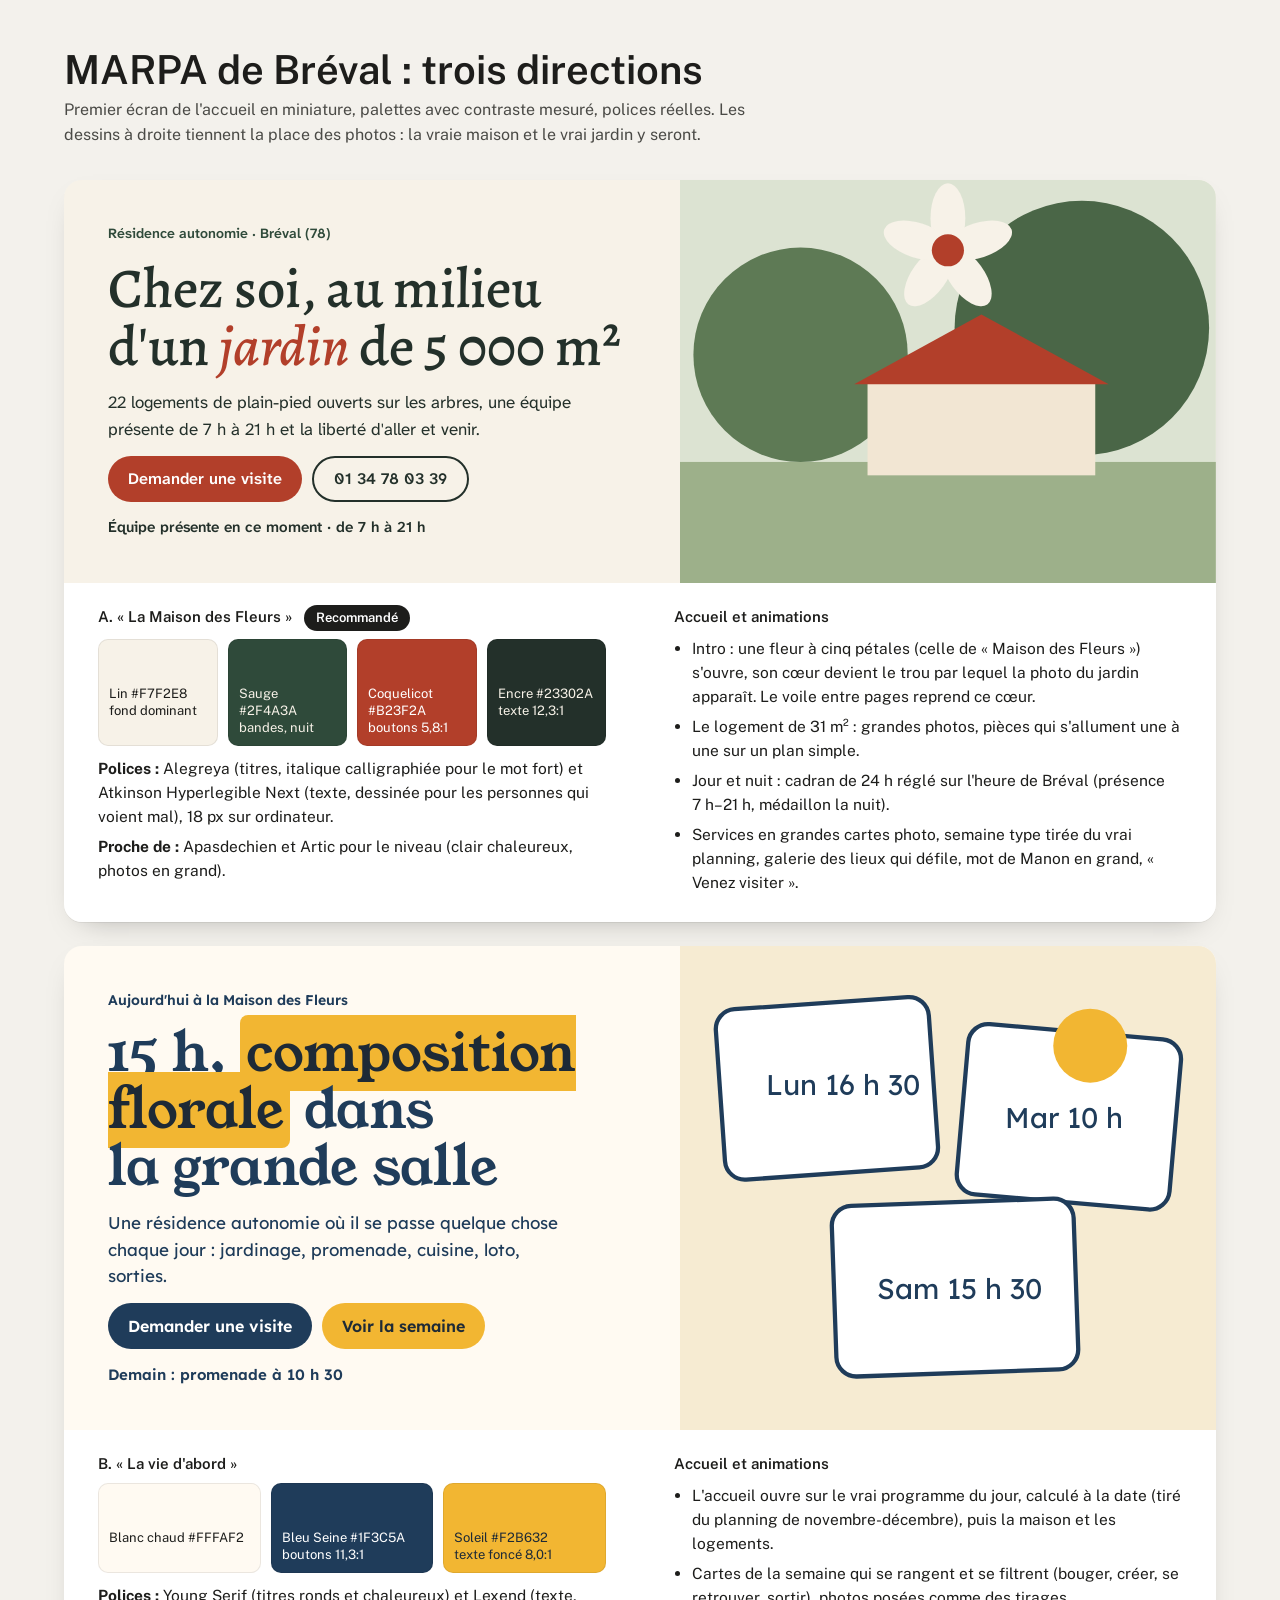
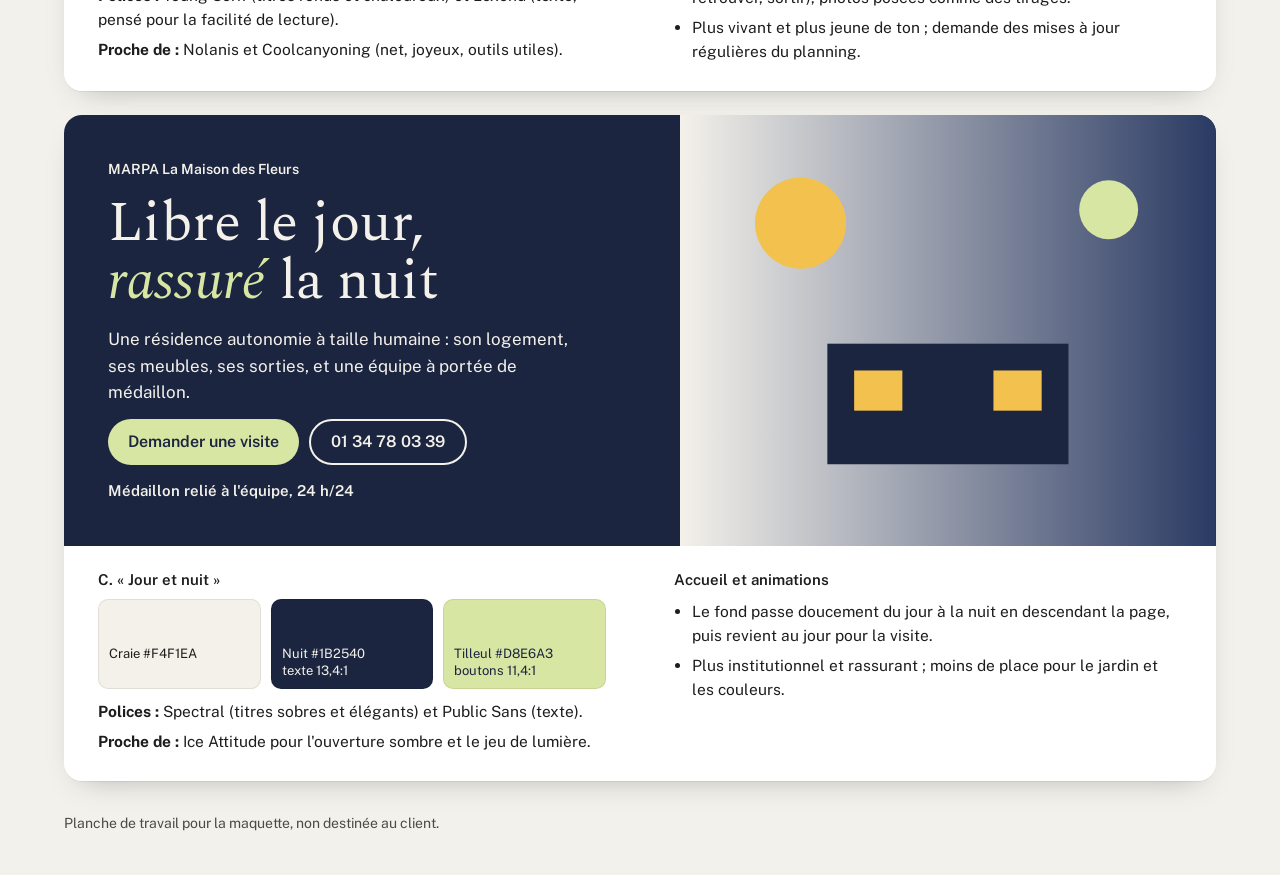
<file: _suivi/directions.html>
<!DOCTYPE html>
<html lang="fr">
<head>
<meta charset="utf-8">
<meta name="viewport" content="width=device-width, initial-scale=1">
<title>MARPA de Bréval, directions</title>
<link rel="preconnect" href="https://fonts.googleapis.com">
<link rel="preconnect" href="https://fonts.gstatic.com" crossorigin>
<link href="https://fonts.googleapis.com/css2?family=Alegreya:ital,wght@0,500;0,700;1,500&family=Atkinson+Hyperlegible+Next:wght@400;600&family=Young+Serif&family=Lexend:wght@400;600&family=Spectral:ital,wght@0,400;0,600;1,400&family=Public+Sans:wght@400;600&display=swap" rel="stylesheet">
<style>
/* VOICE  planche de travail : trois directions pour une résidence autonomie, tendre et claire
   IDEA   trois premiers écrans en miniature, chacun dans sa propre palette
   PICTURE la mini-ouverture de chaque direction, avec ses vraies polices
   COLOUR  chaque bande porte sa palette ; le reste reste neutre
   TYPE    les polices de chaque direction, rendues pour de vrai */
:root{color-scheme:light;--bg:#f3f1ec;--ink:#1d1d1b}
*{box-sizing:border-box;min-width:0}
body{margin:0;background:var(--bg);color:var(--ink);font:16px/1.55 "Public Sans",system-ui,sans-serif;overflow-x:clip}
header{padding:clamp(24px,4vw,48px) max(5vw,16px) 8px}
header h1{font:600 clamp(26px,3.4vw,40px)/1.1 "Public Sans",sans-serif;margin:0 0 6px;text-wrap:balance}
header p{margin:0;max-width:70ch;color:#4a4a46}
.dir{margin:24px max(5vw,16px);border-radius:18px;overflow:hidden;box-shadow:0 1px 0 rgba(0,0,0,.06),0 12px 30px -18px rgba(0,0,0,.35)}
.hero{display:grid;grid-template-columns:minmax(0,1.15fr) minmax(0,1fr);min-height:340px}
.hero .txt{padding:clamp(22px,3.4vw,44px);display:flex;flex-direction:column;justify-content:center;gap:14px}
.hero .vis{position:relative;overflow:hidden}
.hero .vis svg{position:absolute;inset:0;width:100%;height:100%}
.tag{font-size:14px;font-weight:600}
.titre{margin:0;line-height:1.04;text-wrap:balance}
.lede{margin:0;max-width:46ch;font-size:17px}
.btns{display:flex;flex-wrap:wrap;gap:10px;align-items:center}
.btn{display:inline-flex;align-items:center;min-height:46px;padding:0 20px;border-radius:999px;font-weight:600;font-size:16px}
.info{font-size:15px;font-weight:600}
.det{display:grid;grid-template-columns:minmax(0,1fr) minmax(0,1fr);gap:0;background:#fff}
.det>div{padding:22px clamp(18px,3vw,34px)}
.det h3{margin:0 0 8px;font-size:15px;font-weight:600}
.det p,.det li{margin:0 0 6px;font-size:15.5px}
.det ul{margin:0;padding-left:18px}
.sw{display:flex;flex-wrap:wrap;gap:10px;margin-bottom:10px}
.sw div{flex:1 1 110px;border-radius:10px;padding:46px 10px 8px;font-size:13px;line-height:1.3;border:1px solid rgba(0,0,0,.08)}
.reco{display:inline-block;background:#1d1d1b;color:#fff;border-radius:999px;padding:3px 12px;font-size:13px;font-weight:600;margin-left:8px;vertical-align:middle}
footer{padding:8px max(5vw,16px) 40px;color:#4a4a46;font-size:14px}
/* A */
.a .hero{background:#F7F2E8;color:#23302A}
.a .titre{font:500 clamp(34px,4.4vw,56px)/1.04 "Alegreya",serif}
.a .titre em{font-style:italic;color:#B23F2A}
.a .lede,.a .info{font-family:"Atkinson Hyperlegible Next",sans-serif}
.a .btn{background:#B23F2A;color:#fff;font-family:"Atkinson Hyperlegible Next",sans-serif}
.a .btn.b2{background:transparent;color:#23302A;border:2px solid #23302A}
.a .tag{color:#2F4A3A;font-family:"Atkinson Hyperlegible Next",sans-serif}
/* B */
.b .hero{background:#FFFAF2;color:#1F3C5A}
.b .titre{font:400 clamp(32px,4.2vw,54px)/1.06 "Young Serif",serif}
.b .titre span{background:#F2B632;padding:0 .12em;border-radius:.15em;color:#1E2A36}
.b .lede,.b .info,.b .tag,.b .btn{font-family:"Lexend",sans-serif}
.b .btn{background:#1F3C5A;color:#fff}
.b .btn.b2{background:#F2B632;color:#1E2A36}
/* C */
.c .hero{background:#1B2540;color:#F4F1EA}
.c .titre{font:400 clamp(34px,4.4vw,56px)/1.05 "Spectral",serif}
.c .titre em{color:#D8E6A3}
.c .lede,.c .info,.c .tag,.c .btn{font-family:"Public Sans",sans-serif}
.c .btn{background:#D8E6A3;color:#1B2540}
.c .btn.b2{background:transparent;color:#F4F1EA;border:2px solid #F4F1EA}
@media(max-width:760px){.hero{grid-template-columns:minmax(0,1fr)}.hero .vis{min-height:220px}.det{grid-template-columns:minmax(0,1fr)}}
</style>
</head>
<body>
<header>
<h1>MARPA de Bréval : trois directions</h1>
<p>Premier écran de l'accueil en miniature, palettes avec contraste mesuré, polices réelles. Les dessins à droite tiennent la place des photos : la vraie maison et le vrai jardin y seront.</p>
</header>

<section class="dir a">
 <div class="hero">
  <div class="txt">
   <div class="tag">Résidence autonomie · Bréval (78)</div>
   <h2 class="titre">Chez soi, au milieu d'un <em>jardin</em> de 5&nbsp;000&nbsp;m²</h2>
   <p class="lede">22 logements de plain-pied ouverts sur les arbres, une équipe présente de 7&nbsp;h à 21&nbsp;h et la liberté d'aller et venir.</p>
   <div class="btns"><span class="btn">Demander une visite</span><span class="btn b2">01 34 78 03 39</span></div>
   <div class="info">Équipe présente en ce moment · de 7&nbsp;h à 21&nbsp;h</div>
  </div>
  <div class="vis" aria-hidden="true">
   <svg viewBox="0 0 400 340" preserveAspectRatio="xMidYMid slice"><rect width="400" height="340" fill="#DCE3D2"/><rect y="230" width="400" height="110" fill="#9DB08A"/><circle cx="90" cy="150" r="80" fill="#5E7A55"/><circle cx="300" cy="130" r="95" fill="#4A6647"/><rect x="140" y="170" width="170" height="70" fill="#F2E6D3"/><path d="M130 172 L225 120 L320 172Z" fill="#B23F2A"/><g transform="translate(200 72)"><g fill="#F7F2E8">
   <ellipse rx="13" ry="26" transform="rotate(0) translate(0 -24)"/><ellipse rx="13" ry="26" transform="rotate(72) translate(0 -24)"/><ellipse rx="13" ry="26" transform="rotate(144) translate(0 -24)"/><ellipse rx="13" ry="26" transform="rotate(216) translate(0 -24)"/><ellipse rx="13" ry="26" transform="rotate(288) translate(0 -24)"/></g><circle r="12" fill="#B23F2A"/></g></svg>
  </div>
 </div>
 <div class="det">
  <div>
   <h3>A. « La Maison des Fleurs » <span class="reco">Recommandé</span></h3>
   <div class="sw">
    <div style="background:#F7F2E8">Lin #F7F2E8<br>fond dominant</div>
    <div style="background:#2F4A3A;color:#F7F2E8">Sauge #2F4A3A<br>bandes, nuit</div>
    <div style="background:#B23F2A;color:#fff">Coquelicot #B23F2A<br>boutons 5,8:1</div>
    <div style="background:#23302A;color:#F7F2E8">Encre #23302A<br>texte 12,3:1</div>
   </div>
   <p><strong>Polices :</strong> Alegreya (titres, italique calligraphiée pour le mot fort) et Atkinson Hyperlegible Next (texte, dessinée pour les personnes qui voient mal), 18&nbsp;px sur ordinateur.</p>
   <p><strong>Proche de :</strong> Apasdechien et Artic pour le niveau (clair chaleureux, photos en grand).</p>
  </div>
  <div>
   <h3>Accueil et animations</h3>
   <ul>
    <li>Intro : une fleur à cinq pétales (celle de « Maison des Fleurs ») s'ouvre, son cœur devient le trou par lequel la photo du jardin apparaît. Le voile entre pages reprend ce cœur.</li>
    <li>Le logement de 31&nbsp;m² : grandes photos, pièces qui s'allument une à une sur un plan simple.</li>
    <li>Jour et nuit : cadran de 24&nbsp;h réglé sur l'heure de Bréval (présence 7&nbsp;h–21&nbsp;h, médaillon la nuit).</li>
    <li>Services en grandes cartes photo, semaine type tirée du vrai planning, galerie des lieux qui défile, mot de Manon en grand, « Venez visiter ».</li>
   </ul>
  </div>
 </div>
</section>

<section class="dir b">
 <div class="hero">
  <div class="txt">
   <div class="tag">Aujourd'hui à la Maison des Fleurs</div>
   <h2 class="titre">15&nbsp;h, <span>composition florale</span> dans la grande salle</h2>
   <p class="lede">Une résidence autonomie où il se passe quelque chose chaque jour : jardinage, promenade, cuisine, loto, sorties.</p>
   <div class="btns"><span class="btn">Demander une visite</span><span class="btn b2">Voir la semaine</span></div>
   <div class="info">Demain : promenade à 10&nbsp;h&nbsp;30</div>
  </div>
  <div class="vis" aria-hidden="true">
   <svg viewBox="0 0 400 340" preserveAspectRatio="xMidYMid slice"><rect width="400" height="340" fill="#F6EBD2"/><g fill="#FFFFFF" stroke="#1F3C5A" stroke-width="3"><rect x="40" y="40" width="150" height="120" rx="14" transform="rotate(-4 115 100)"/><rect x="210" y="60" width="150" height="120" rx="14" transform="rotate(5 285 120)"/><rect x="120" y="180" width="170" height="120" rx="14" transform="rotate(-2 205 240)"/></g><circle cx="300" cy="70" r="26" fill="#F2B632"/><text x="72" y="105" font-family="Lexend" font-size="20" fill="#1F3C5A">Lun 16 h 30</text><text x="240" y="128" font-family="Lexend" font-size="20" fill="#1F3C5A">Mar 10 h</text><text x="150" y="248" font-family="Lexend" font-size="20" fill="#1F3C5A">Sam 15 h 30</text></svg>
  </div>
 </div>
 <div class="det">
  <div>
   <h3>B. « La vie d'abord »</h3>
   <div class="sw">
    <div style="background:#FFFAF2">Blanc chaud #FFFAF2</div>
    <div style="background:#1F3C5A;color:#fff">Bleu Seine #1F3C5A<br>boutons 11,3:1</div>
    <div style="background:#F2B632;color:#1E2A36">Soleil #F2B632<br>texte foncé 8,0:1</div>
   </div>
   <p><strong>Polices :</strong> Young Serif (titres ronds et chaleureux) et Lexend (texte, pensé pour la facilité de lecture).</p>
   <p><strong>Proche de :</strong> Nolanis et Coolcanyoning (net, joyeux, outils utiles).</p>
  </div>
  <div>
   <h3>Accueil et animations</h3>
   <ul>
    <li>L'accueil ouvre sur le vrai programme du jour, calculé à la date (tiré du planning de novembre-décembre), puis la maison et les logements.</li>
    <li>Cartes de la semaine qui se rangent et se filtrent (bouger, créer, se retrouver, sortir), photos posées comme des tirages.</li>
    <li>Plus vivant et plus jeune de ton ; demande des mises à jour régulières du planning.</li>
   </ul>
  </div>
 </div>
</section>

<section class="dir c">
 <div class="hero">
  <div class="txt">
   <div class="tag">MARPA La Maison des Fleurs</div>
   <h2 class="titre">Libre le jour, <em>rassuré</em> la nuit</h2>
   <p class="lede">Une résidence autonomie à taille humaine : son logement, ses meubles, ses sorties, et une équipe à portée de médaillon.</p>
   <div class="btns"><span class="btn">Demander une visite</span><span class="btn b2">01 34 78 03 39</span></div>
   <div class="info">Médaillon relié à l'équipe, 24&nbsp;h/24</div>
  </div>
  <div class="vis" aria-hidden="true">
   <svg viewBox="0 0 400 340" preserveAspectRatio="xMidYMid slice"><defs><linearGradient id="g" x1="0" x2="1"><stop offset="0" stop-color="#F4F1EA"/><stop offset="1" stop-color="#2A3A63"/></linearGradient></defs><rect width="400" height="340" fill="url(#g)"/><circle cx="90" cy="90" r="34" fill="#F2C14E"/><circle cx="320" cy="80" r="22" fill="#D8E6A3"/><rect x="110" y="180" width="180" height="90" fill="#1B2540"/><rect x="130" y="200" width="36" height="30" fill="#F2C14E"/><rect x="234" y="200" width="36" height="30" fill="#F2C14E"/></svg>
  </div>
 </div>
 <div class="det">
  <div>
   <h3>C. « Jour et nuit »</h3>
   <div class="sw">
    <div style="background:#F4F1EA">Craie #F4F1EA</div>
    <div style="background:#1B2540;color:#F4F1EA">Nuit #1B2540<br>texte 13,4:1</div>
    <div style="background:#D8E6A3;color:#1B2540">Tilleul #D8E6A3<br>boutons 11,4:1</div>
   </div>
   <p><strong>Polices :</strong> Spectral (titres sobres et élégants) et Public Sans (texte).</p>
   <p><strong>Proche de :</strong> Ice Attitude pour l'ouverture sombre et le jeu de lumière.</p>
  </div>
  <div>
   <h3>Accueil et animations</h3>
   <ul>
    <li>Le fond passe doucement du jour à la nuit en descendant la page, puis revient au jour pour la visite.</li>
    <li>Plus institutionnel et rassurant ; moins de place pour le jardin et les couleurs.</li>
   </ul>
  </div>
 </div>
</section>
<footer>Planche de travail pour la maquette, non destinée au client.</footer>
</body>
</html>
</file>
<file: assets/css/socle.css>
/* Socle : règles communes à toutes les maquettes. Le style du projet va dans site.css.
   Les couleurs et polices du projet se règlent par les variables ci-dessous (redéfinies dans site.css). */
:root {
  --police-titres: Georgia, 'Times New Roman', serif;
  --police-texte: system-ui, -apple-system, 'Segoe UI', Roboto, sans-serif;
  --accent: #b3361f;
  --texte-doux: color-mix(in srgb, var(--texte) 78%, var(--fond));
  --ligne: color-mix(in srgb, var(--texte) 18%, var(--fond));
  --gouttiere: clamp(16px, 4vw, 48px);
  --largeur: 1240px;
  --rayon: 6px;
  --duree: .7s;
  --courbe: cubic-bezier(.22, 1, .36, 1);
}

*, *::before, *::after { box-sizing: border-box; }
html { -webkit-text-size-adjust: 100%; text-size-adjust: 100%; }
body {
  font-family: var(--police-texte); font-size: clamp(1rem, .96rem + .2vw, 1.125rem); line-height: 1.6;
  padding-bottom: var(--barres-h); overflow-x: clip;
}
img, picture, video, canvas, svg { display: block; max-width: 100%; }
img, video { height: auto; }
h1, h2, h3, h4 { font-family: var(--police-titres); line-height: 1.08; margin: 0 0 .5em; text-wrap: balance; font-weight: 600; }
p, li, dd, figcaption { text-wrap: pretty; }
p { margin: 0 0 1em; }
a { color: inherit; }
a[href^="mailto:"] { overflow-wrap: anywhere; }
button, input, select, textarea { font: inherit; color: inherit; }
button { cursor: pointer; }
:where(a, button, input, select, textarea, summary, [tabindex]) { -webkit-tap-highlight-color: transparent; }
:focus { outline: none; }
:focus-visible { outline: 3px solid var(--accent); outline-offset: 3px; border-radius: 2px; }
[id] { scroll-margin-top: calc(var(--entete-h) + 12px); scroll-margin-bottom: calc(var(--barres-h) + 12px); }
/* Lien profond vers une scène qui cache l'en-tête : elle arrive tout en haut de l'écran (comme aller() du socle). */
html.js:not(.secours) :is([data-entete-cache], [data-entete-cache] [id], [data-fx="plein-ecran"], [data-fx="plein-ecran"] [id]) { scroll-margin-top: 0; }
[hidden] { display: none !important; }

.visuellement-cache {
  position: absolute !important; width: 1px; height: 1px; padding: 0; margin: -1px;
  overflow: hidden; clip: rect(0 0 0 0); white-space: nowrap; border: 0;
}
.evitement {
  position: fixed; left: 12px; top: 12px; z-index: 1000; padding: 12px 16px; background: var(--texte); color: var(--fond);
  transform: translateY(-160%); text-decoration: none;
}
.evitement:focus-visible { transform: none; }
.conteneur { width: min(100% - 2 * var(--gouttiere), var(--largeur)); margin-inline: auto; }
.chiffres { font-variant-numeric: tabular-nums; }

/* Boutons : zones tactiles d'au moins 44 px. */
.bouton {
  display: inline-flex; align-items: center; justify-content: center; gap: .5em;
  min-height: 48px; min-width: 44px; padding: .7em 1.4em; border-radius: 999px;
  background: var(--accent); color: var(--fond); text-decoration: none; font-weight: 600; border: 0;
  line-height: 1.2; text-align: center;
}
.bouton--contour { background: transparent; color: inherit; box-shadow: inset 0 0 0 2px currentColor; }
.bouton[disabled] { opacity: .55; cursor: not-allowed; }

/* Apparitions : cachées par le style critique jusqu'à .vu, jamais recachées. */
html.js:not(.secours):not([data-arrivee="retour"]) [data-anime]:not([data-anime="gsap"]) {
  transform: translate3d(0, 1.2rem, 0);
  transition: opacity var(--duree) var(--courbe) var(--delai, 0s), transform var(--duree) var(--courbe) var(--delai, 0s);
}
html.js:not(.secours):not([data-arrivee="retour"]) [data-anime]:not([data-anime="gsap"]).vu { transform: none; }

/* Bibliothèque d'effets (effets.js). Apparitions : le bloc lui-même ne glisse pas, ce sont ses parties qui arrivent.
   Mêmes conditions que les apparitions : en secours, au retour et sans JavaScript, état final direct.
   Les transitions ne valent que pendant l'arrivée (.fx-fini ensuite) : celles du projet reprennent la main. */
html.js:not(.secours):not([data-arrivee="retour"]) :is([data-anime="lignes"], [data-anime="mots"], [data-anime="lettres"], [data-anime="cascade"]):not([data-anime="gsap"]) {
  transform: none; transition: opacity .25s linear var(--delai, 0s);
}
/* Masques des lignes : découpe par clip-path, débordante en haut et sur les côtés (accents), un peu en bas (jambages),
   au lieu d'un overflow et de marges : la mise en page ne change pas d'un pixel pendant la découpe. La ligne part
   d'assez bas (135 %) pour rester invisible malgré le débord du bas. */
.fx-ligne-mask { overflow: visible !important; clip-path: inset(-.4em -.6em -.2em -.6em); }
html.js:not(.secours):not([data-arrivee="retour"]) [data-anime="lignes"] .fx-ligne {
  transform: translate3d(0, 135%, 0); transition: transform 1s var(--courbe) calc(var(--delai, 0s) + var(--i, 0) * 90ms);
}
html.js:not(.secours):not([data-arrivee="retour"]) [data-anime="lignes"].vu .fx-ligne { transform: none; }
html.js:not(.secours):not([data-arrivee="retour"]) [data-anime="mots"] .fx-mot {
  opacity: 0; transform: translate3d(0, .5em, 0);
  transition: opacity .6s var(--courbe) calc(var(--delai, 0s) + var(--i, 0) * 35ms), transform .7s var(--courbe) calc(var(--delai, 0s) + var(--i, 0) * 35ms);
}
html.js:not(.secours):not([data-arrivee="retour"]) [data-anime="mots"].vu .fx-mot { opacity: 1; transform: none; }
/* Lettres : chaque mot reste d'un bloc (jamais coupé en fin de ligne), les lettres basculent en place. */
[data-anime="lettres"] :is(.fx-mot-l, .fx-lettre) { display: inline-block; }
html.js:not(.secours):not([data-arrivee="retour"]) [data-anime="lettres"] .fx-lettre {
  opacity: 0; transform: translate3d(0, .55em, 0) rotate(12deg); transform-origin: 0 100%;
  transition: opacity .5s var(--courbe) calc(var(--delai, 0s) + var(--i, 0) * 18ms), transform .8s var(--courbe) calc(var(--delai, 0s) + var(--i, 0) * 18ms);
}
html.js:not(.secours):not([data-arrivee="retour"]) [data-anime="lettres"].vu .fx-lettre { opacity: 1; transform: none; }
html.js:not(.secours):not([data-arrivee="retour"]) [data-anime="cascade"] > * { opacity: 0; transform: translate3d(0, 1.8rem, 0); }
html.js:not(.secours):not([data-arrivee="retour"]) [data-anime="cascade"]:not(.fx-fini) > * {
  transition: opacity .7s var(--courbe) calc(var(--delai, 0s) + var(--i, 0) * 80ms), transform .9s var(--courbe) calc(var(--delai, 0s) + var(--i, 0) * 80ms);
}
html.js:not(.secours):not([data-arrivee="retour"]) [data-anime="cascade"].vu > * { opacity: 1; transform: none; }
/* Rideau : règle aussi précise que celle des apparitions (sinon sa transition de découpe serait écrasée). */
html.js:not(.secours):not([data-arrivee="retour"]) [data-anime="rideau"]:not([data-anime="gsap"]) {
  transform: none; clip-path: inset(0 0 100% 0);
}
html.js:not(.secours):not([data-arrivee="retour"]) [data-anime="rideau"]:not([data-anime="gsap"]):not(.fx-fini) {
  transition: opacity .25s linear var(--delai, 0s), clip-path 1.2s cubic-bezier(.77, 0, .18, 1) var(--delai, 0s);
}
html.js:not(.secours):not([data-arrivee="retour"]) [data-anime="rideau"]:not([data-anime="gsap"]).vu { clip-path: inset(0 0 0 0); }
html.js:not(.secours):not([data-arrivee="retour"]) [data-anime="rideau"]:not([data-fx]) > :is(picture, video) { transform: scale(1.14); }
html.js:not(.secours):not([data-arrivee="retour"]) [data-anime="rideau"]:not([data-fx]):not(.fx-fini) > :is(picture, video) { transition: transform 1.6s var(--courbe) var(--delai, 0s); }
html.js:not(.secours):not([data-arrivee="retour"]) [data-anime="rideau"].vu:not([data-fx]) > :is(picture, video) { transform: none; }
/* Effets liés au défilement : l'image déplacée par GSAP n'a aucune transition CSS (une seule source par propriété). */
[data-fx="parallaxe"] > :is(picture, video, img), [data-fx="zoom"] > :is(picture, video, img) { transition: none; }
/* WebGL « onde » : le canvas, calé sur l'image, n'est visible que pendant le mouvement ; au repos, l'image d'origine, nette. */
[data-fx="onde"] { position: relative; }
.fx-onde { position: absolute; left: 0; top: 0; width: 100%; height: 100%; pointer-events: none; opacity: 0; transition: opacity .3s linear; }
.fx-onde--actif { opacity: 1; transition-duration: .12s; }
/* Image qui s'ouvre en plein écran : section haute, cadre collant en haut de l'écran (sticky, pas d'épinglage GSAP).
   En secours et sans JavaScript : image entière dans une section normale (règles [data-collant]). */
html.js:not(.secours) [data-fx="plein-ecran"] { position: relative; height: var(--fx-longueur, 260svh); }
html.js:not(.secours) [data-fx="plein-ecran"] > [data-collant] { position: sticky; top: 0; height: 100vh; height: 100svh; overflow: hidden; }
[data-fx="plein-ecran"] > [data-collant] > .media, [data-fx="plein-ecran"] [data-fx-cible] { width: 100%; height: 100%; border-radius: 0; }
:is(html.secours, html:not(.js)) [data-fx="plein-ecran"] [data-fx-cible] { height: 100svh; }
/* Mots géants : la rangée garde sa largeur (mots répétés au besoin) et ne sort jamais de son bandeau.
   En secours et sans JavaScript, les mots passent à la ligne : rien n'est coupé. */
[data-fx="mots-geants"] { overflow: hidden; overflow: clip; }
[data-fx="mots-geants"] [data-fx-rangee] { width: max-content; white-space: nowrap; margin: 0; }
:is(html.secours, html:not(.js)) [data-fx="mots-geants"] { overflow: visible; }
:is(html.secours, html:not(.js)) [data-fx="mots-geants"] [data-fx-rangee] { width: auto; white-space: normal; line-height: 1.2; }
/* Inclinaison selon la vitesse : GSAP seul tient la transformation (pas de transition CSS sur transform). */
[data-fx="vitesse"], [data-fx="mots-geants"] [data-fx-rangee] { transition-property: opacity, color, background-color, border-color, box-shadow !important; }

/* Effets au survol : au premier survol, GSAP prend la main sur la transformation (classe fx-survol) :
   plus aucune transition CSS sur transform pour cet élément. */
.fx-survol { transition-property: opacity, color, background-color, border-color, box-shadow !important; }

[data-boucle-css].hors-ecran, [data-boucle-css].hors-ecran *, [data-boucle-css].en-pause, [data-boucle-css].en-pause * { animation-play-state: paused !important; }

/* En-tête : opaque, jamais coupé, se cache en descendant. */
[data-entete] {
  position: fixed; inset: 0 0 auto; z-index: 800; background: var(--fond);
  border-bottom: 1px solid var(--ligne); transition: transform .35s var(--courbe);
}
html.entete-cache [data-entete], html.scene-sans-entete:not(.menu-ouvert) [data-entete] { transform: translateY(-100%); }
.entete-rangee {
  display: flex; align-items: center; gap: clamp(8px, 2vw, 28px);
  min-height: 64px; padding: 8px var(--gouttiere); max-width: calc(var(--largeur) + 2 * var(--gouttiere)); margin-inline: auto;
}
.entete-logo { display: inline-flex; align-items: center; gap: .6em; min-height: 44px; text-decoration: none; font-weight: 700; flex: none; }
.entete-logo img { width: 36px; height: 36px; }
[data-nav] { flex: 1 1 auto; min-width: 0; display: flex; justify-content: flex-end; }
[data-nav] ul { display: flex; gap: clamp(12px, 2vw, 28px); list-style: none; margin: 0; padding: 0; min-width: 0; overflow: hidden; white-space: nowrap; }
/* Un lien de navigation ne passe jamais à la ligne : sinon il « tient » sur deux lignes et le relais
   (deuxième rangée, bouton Menu) ne se déclenche pas. */
[data-nav] a { display: inline-flex; align-items: center; min-height: 44px; text-decoration: none; white-space: nowrap; }
[data-nav] a[aria-current] { text-decoration: underline; text-underline-offset: .35em; text-decoration-thickness: 2px; }
.entete-actions { display: flex; align-items: center; gap: 8px; flex: none; }
.entete-actions .bouton { min-height: 44px; padding-inline: 1.1em; }
.entete-langue { display: inline-flex; align-items: center; justify-content: center; min-width: 44px; min-height: 44px; text-decoration: none; font-weight: 600; text-transform: uppercase; }
[data-menu-bouton] { display: none; min-height: 44px; min-width: 44px; padding: 0 14px; border: 0; border-radius: 999px; background: var(--texte); color: var(--fond); font-weight: 600; }
html.nav-compacte [data-nav] { display: none; }
html.nav-compacte [data-menu-bouton] { display: inline-flex; align-items: center; }
html.nav-compacte .entete-actions { margin-left: auto; }
/* Dès 900 px, les liens qui ne tiennent pas à côté du logo passent sur une deuxième rangée (entete.js) :
   jamais le bouton Menu seul sur ordinateur. L'en-tête est plus haut : --entete-h suit (mesures.js). */
html.nav-deux-rangees .entete-rangee { flex-wrap: wrap; row-gap: 0; }
html.nav-deux-rangees [data-nav] { order: 3; flex: 1 0 100%; justify-content: flex-start; border-top: 1px solid var(--ligne); }
html.nav-deux-rangees .entete-actions { margin-left: auto; }
html.nav-deux-lignes [data-nav] ul { flex-wrap: wrap; row-gap: 0; column-gap: clamp(12px, 1.6vw, 24px); }
@media (max-width: 520px) { .entete-actions .bouton { display: none; } }

/* Sans JavaScript : l'en-tête reste dans le flux (sa hauteur n'est pas mesurée, rien ne passe dessous).
   Dès 900 px, les liens passent à la ligne sous le logo ; en dessous, un lien Menu ouvre le menu plein écran
   par son ancre (#menu:target) et un lien Fermer le referme. */
.menu-sansjs, .menu-sansjs-fermer { display: none; }
html:not(.js) { --entete-h: 0px; }
html:not(.js) [data-entete] { position: relative; }
@media (min-width: 900px) {
  html:not(.js) .entete-rangee { flex-wrap: wrap; row-gap: 0; }
  html:not(.js) [data-nav] { order: 3; flex: 1 0 100%; justify-content: flex-start; }
  html:not(.js) [data-nav] ul { flex-wrap: wrap; column-gap: clamp(12px, 2vw, 28px); row-gap: 0; }
  html:not(.js) .entete-actions { margin-left: auto; }
}
@media (max-width: 899px) {
  html:not(.js) [data-nav] { display: none; }
  html:not(.js) .entete-actions { margin-left: auto; }
  html:not(.js) .menu-sansjs {
    display: inline-flex; align-items: center; min-height: 44px; min-width: 44px; padding: 0 14px; border-radius: 999px;
    background: var(--texte); color: var(--fond); font-weight: 600; text-decoration: none;
  }
}
html:not(.js) #menu:target { z-index: 810; visibility: visible; opacity: 1; transition: none; padding-top: 24px; }
html:not(.js) #menu:target li { opacity: 1; transform: none; transition: none; }
html:not(.js) #menu:target .menu-sansjs-fermer { display: block; margin: 0 0 16px; }
html:not(.js) .menu-sansjs-fermer a { display: inline-flex; align-items: center; min-height: 44px; font-weight: 600; }
/* Cible du lien Fermer : fixe, elle ne fait pas défiler la page quand le menu se referme. */
#menu-ferme { position: fixed; top: 0; left: 0; width: 1px; height: 1px; pointer-events: none; }
/* Sans JavaScript, la barre fixe du téléphone n'est pas mesurée : sa hauteur est réservée d'office. */
@media (max-width: 760px) { html:not(.js) { --barres-h: calc(65px + env(safe-area-inset-bottom)); } }

/* Menu : plein écran, liens qui arrivent l'un après l'autre. */
[data-menu] {
  position: fixed; inset: 0; z-index: 790; background: var(--menu-fond, var(--fond)); overflow-y: auto; overscroll-behavior: contain;
  padding: calc(var(--entete-h) + 24px) var(--gouttiere) calc(32px + var(--barres-h));
  visibility: hidden; opacity: 0; transition: opacity .3s var(--courbe), visibility 0s .3s;
}
html.menu-ouvert [data-menu] { visibility: visible; opacity: 1; transition: opacity .3s var(--courbe); }
html.menu-ouvert [data-entete] { transform: none; }
[data-menu] ul { list-style: none; margin: 0 0 32px; padding: 0; }
[data-menu] li { opacity: 0; transform: translateY(12px); transition: opacity .4s var(--courbe), transform .4s var(--courbe); transition-delay: calc(var(--i, 0) * 50ms + 80ms); }
html.menu-ouvert [data-menu] li { opacity: 1; transform: none; }
[data-menu] .menu-lien { display: flex; align-items: center; min-height: 52px; font-family: var(--police-titres); font-size: clamp(1.6rem, 7vw, 2.6rem); text-decoration: none; }
[data-menu] .menu-lien[aria-current] { color: var(--accent); }

/* Voile de transition (état de départ dans le style critique). */
[data-voile] { display: grid; place-items: center; color: var(--fond); }
.voile-contenu { display: grid; justify-items: center; gap: 12px; text-align: center; padding: var(--gouttiere); }
.voile-contenu img { width: 56px; height: 56px; }
[data-voile-libelle] { font-family: var(--police-titres); font-size: clamp(1.6rem, 5vw, 3rem); }
/* Forme « vague » : bords ondulés du voile (en haut à la montée, en bas au retrait), posés par le gabarit. */
[data-voile] .voile-vague { position: absolute; left: 0; width: 100%; height: clamp(60px, 12vh, 120px); fill: var(--voile-fond); pointer-events: none; }
[data-voile] .voile-vague--haut { bottom: calc(100% - 1px); transform-origin: 50% 100%; }
[data-voile] .voile-vague--bas { top: calc(100% - 1px); transform-origin: 50% 0; }
/* Trou qui s'ouvre dans le voile (forme « iris ») ou dans le panneau de l'intro (versObjet) :
   variables --cx, --cy (centre) et --trou (rayon), posées image par image par le socle. */
[data-voile].avec-trou, .ouverture-panneau.avec-trou {
  -webkit-mask: radial-gradient(circle at var(--cx, 50%) var(--cy, 50%), transparent var(--trou, -2px), #000 calc(var(--trou, -2px) + 1px));
          mask: radial-gradient(circle at var(--cx, 50%) var(--cy, 50%), transparent var(--trou, -2px), #000 calc(var(--trou, -2px) + 1px));
}

/* Barre fixe du téléphone : action principale et contact rapide. */
[data-barre-fixe] {
  position: fixed; inset: auto 0 0; z-index: 780; display: none; gap: 8px;
  padding: 8px var(--gouttiere) calc(8px + env(safe-area-inset-bottom)); background: var(--fond); border-top: 1px solid var(--ligne);
  transition: transform .3s var(--courbe);
}
[data-barre-fixe] .bouton { flex: 1; min-height: 48px; }
[data-barre-fixe].barre-masquee { transform: translateY(110%); }
@media (max-width: 760px) { [data-barre-fixe] { display: flex; } }

/* Écrans plein cadre et sections épinglées : tout tient dans la partie visible. */
.ecran {
  min-height: 100vh; min-height: 100svh; display: flex; flex-direction: column;
  padding-top: calc(var(--entete-h) + 16px); padding-bottom: calc(var(--barres-h) + 16px);
}
.ecran.epingle { height: 100vh; height: 100svh; min-height: 0; }
.ecran .piste { flex: 1 1 auto; min-height: 0; max-height: 820px; }

/* Scènes épinglées ou collantes du projet ([data-scene], .ecran.epingle) : en secours et sans
   JavaScript, plus rien n'est épinglé, la scène prend la hauteur de son contenu (au moins un écran) au lieu
   d'être coupée. Son cadre collant [data-collant] redevient un bloc normal. */
:is(html.secours, html:not(.js)) :is([data-scene], .ecran.epingle) { height: auto !important; min-height: 100svh; }
:is(html.secours, html:not(.js)) [data-collant] { position: relative !important; top: auto !important; height: auto !important; min-height: 100svh; }

/* Faces arrière d'un objet en 3D (verso d'une carte, dos d'un volet) : jamais visibles de dos ;
   en secours et sans JavaScript, l'objet est posé ouvert et son dos est retiré (sinon il recouvre le texte). */
[data-face="dos"] { backface-visibility: hidden; -webkit-backface-visibility: hidden; }
:is(html.secours, html:not(.js)) [data-face="dos"] { display: none !important; }

/* Écrans bas. 1366×768 et moins de 820 px de haut sur ordinateur : .masque-ecran-bas se retire (phrase
   d'introduction, surtitre, légende), pour que le premier écran et les scènes épinglées tiennent.
   Téléphone à l'horizontale et moins de 500 px de haut : .masque-ecran-tres-bas se retire aussi, et les
   écrans plein cadre se resserrent. Les tailles des titres d'ouverture se règlent dans site.css, dans les
   mêmes requêtes (@media (max-height: 820px) and (min-width: 761px), puis (max-height: 500px)). */
@media (max-height: 820px) and (min-width: 761px) { .masque-ecran-bas { display: none !important; } }
@media (max-height: 500px) {
  .masque-ecran-bas, .masque-ecran-tres-bas { display: none !important; }
  .ecran { padding-top: calc(var(--entete-h) + 8px); padding-bottom: calc(var(--barres-h) + 8px); }
}

/* Médias : cadrage réglé par --cadrage (object-position), mention des illustrations générées. */
.media { position: relative; margin: 0; overflow: hidden; border-radius: var(--rayon); background: color-mix(in srgb, var(--texte) 8%, var(--fond)); } /* jamais de case vide pendant le chargement */
.media picture { display: block; width: 100%; height: 100%; }
.media img, .media video { width: 100%; height: 100%; object-fit: cover; object-position: var(--cadrage, 50% 50%); }
@media (max-width: 760px) { .media img, .media video { object-position: var(--cadrage-mobile, var(--cadrage, 50% 50%)); } }
.mention-ia {
  position: absolute; right: 8px; bottom: 8px; z-index: 2; padding: 3px 8px; border-radius: 999px;
  background: rgba(0, 0, 0, .66); color: #fff; font: 600 12px/1.4 var(--police-texte); letter-spacing: .01em; pointer-events: none;
}

/* Formulaires. */
.champ { display: grid; gap: 6px; margin-bottom: 18px; }
.champ label { font-weight: 600; }
.champ input, .champ select, .champ textarea {
  min-height: 48px; padding: 10px 12px; border: 1px solid color-mix(in srgb, var(--texte) 45%, var(--fond)); border-radius: var(--rayon); background: var(--fond);
}
.champ [aria-invalid="true"] { border-color: #b00020; }
.champ-erreur { margin: 0; color: #b00020; font-size: .95rem; }
.mention-donnees { font-size: .9rem; color: var(--texte-doux); }
[data-message-envoi] { padding: 12px 16px; border-radius: var(--rayon); background: color-mix(in srgb, var(--accent) 12%, var(--fond)); }

/* Barre de lecture des pages longues. */
[data-barre-lecture] { position: fixed; left: 0; right: 0; top: var(--entete-h); height: 3px; z-index: 805; background: var(--accent); transform: scaleX(0); transform-origin: 0 50%; }
html.entete-cache [data-barre-lecture] { top: 0; }

/* Curseur personnalisé (souris uniquement, activé par data-curseur sur html). */
.curseur {
  position: fixed; left: -8px; top: -8px; z-index: 1001; width: 16px; height: 16px; border-radius: 50%;
  border: 2px solid var(--accent); pointer-events: none; opacity: 0; transition: opacity .2s, width .2s, height .2s, left .2s, top .2s;
}
html.curseur-actif .curseur { opacity: 1; }
.curseur.curseur-lien { width: 40px; height: 40px; left: -20px; top: -20px; }
.curseur.curseur-cache { opacity: 0 !important; }

/* Pied de page. */
.pied { padding: 56px 0 32px; border-top: 1px solid var(--ligne); }
.pied-grille { display: grid; gap: 32px; grid-template-columns: repeat(auto-fit, minmax(200px, 1fr)); }
.pied ul { list-style: none; margin: 0; padding: 0; }
.pied a, .pied button.lien { display: inline-flex; align-items: center; min-height: 44px; }
button.lien { background: none; border: 0; padding: 0; text-decoration: underline; text-underline-offset: .2em; }
.pied-bas { display: flex; flex-wrap: wrap; justify-content: space-between; gap: 12px; margin-top: 32px; font-size: .9rem; color: var(--texte-doux); }
</file>
<file: assets/css/modules.css>
/* Modules de la bibliothèque (semainier, agenda-des-dates, offre-a-tiroirs, formulaire-par-etapes), repris tels quels.
   Leurs variables sont reliées à celles du site ici ; les réglages propres au projet vont dans site.css. */
:root {
  --couleur-fond: var(--fond);
  --couleur-texte: var(--texte);
  --couleur-accent: var(--accent);
  --couleur-secondaire: var(--sauge);
  --couleur-sur-accent: #fff;
  --police-mono: var(--police-texte);
  --espace: clamp(16px, 2.4vw, 32px);
  --couleur-texte-doux: color-mix(in oklab, var(--couleur-texte) 78%, var(--couleur-fond));
  --couleur-ligne: color-mix(in oklab, var(--couleur-texte) 18%, var(--couleur-fond));
  --couleur-surface: color-mix(in oklab, var(--couleur-texte) 5%, var(--couleur-fond));
  --ecran-h: 100vh;
}
@supports (height: 100svh) { :root { --ecran-h: 100svh; } }
.socle-sr { position: absolute; width: 1px; height: 1px; padding: 0; margin: -1px; overflow: hidden; clip: rect(0 0 0 0); white-space: nowrap; border: 0; }
.socle-cadre { width: min(100% - 2 * var(--gouttiere), var(--largeur)); margin-inline: auto; }
.socle-bouton { display: inline-flex; align-items: center; justify-content: center; gap: .5em; min-height: 48px; padding: .7em 1.4em; border-radius: 999px; border: 2px solid currentColor; background: transparent; text-decoration: none; cursor: pointer; font-weight: 600; }
.socle-bouton--plein { background: var(--accent); color: #fff; border-color: var(--accent); }

/* ===== semainier ===== */
/* Semainier — identité uniquement par les variables du socle.
   Teintes des types : --smn-teinte-1 à 4, dérivées de l'accent et de la couleur secondaire ; une page peut les redéfinir.
   Chaque type a aussi sa forme (rond, carré, losange, triangle) pour ne pas reposer sur la couleur seule. */
.smn {
  --smn-teinte-1: var(--couleur-accent);
  --smn-teinte-2: var(--couleur-secondaire);
  --smn-teinte-3: color-mix(in oklch, var(--couleur-accent), var(--couleur-secondaire));
  --smn-teinte-4: color-mix(in oklab, var(--couleur-texte) 42%, var(--couleur-fond));
  --smn-case: color-mix(in oklab, var(--couleur-texte) 4%, var(--couleur-fond));
  padding-block: clamp(56px, 8vw, 120px);
}
.smn [data-teinte="1"] { --t: var(--smn-teinte-1); }
.smn [data-teinte="2"] { --t: var(--smn-teinte-2); }
.smn [data-teinte="3"] { --t: var(--smn-teinte-3); }
.smn [data-teinte="4"] { --t: var(--smn-teinte-4); }

.smn__tete { display: grid; gap: 12px; margin-bottom: clamp(20px, 4vh, 36px); }
.smn__titre { font-size: clamp(2rem, 5vw, 4rem); line-height: 1.04; padding-block: .06em; max-width: 18ch; }
.smn__texte { color: var(--couleur-texte-doux); max-width: 56ch; }
.smn__sans-js { color: var(--couleur-texte-doux); }

/* Commandes */
.smn__commandes { display: grid; gap: 10px; margin-bottom: clamp(16px, 2.4vw, 26px); }
.smn__choix { display: flex; flex-wrap: wrap; align-items: center; gap: 8px; }
.smn__etiquette { font-family: var(--police-mono); font-size: max(12px, .72rem); letter-spacing: .14em; text-transform: uppercase; color: var(--couleur-texte-doux); margin-right: 6px; }
.smn__formule { min-height: 44px; padding: 0 18px; border-radius: 999px; border: 1px solid var(--couleur-ligne); background: var(--couleur-fond); color: var(--couleur-texte); cursor: pointer; font-size: max(12px, .95rem); transition: background-color .25s, border-color .25s, color .25s; }
.smn__formule:hover { border-color: var(--couleur-texte-doux); }
.smn__formule[aria-pressed="true"] { background: var(--couleur-accent); border-color: var(--couleur-accent); color: var(--couleur-sur-accent); }
.smn__description { color: var(--couleur-texte-doux); font-size: max(12px, .95rem); min-height: 1.55em; }

/* Corps : feuille + récapitulatif */
.smn__corps { display: grid; gap: clamp(14px, 2vw, 24px); align-items: start; }
@media (min-width: 1280px) { .smn__corps { grid-template-columns: minmax(0, 1fr) 300px; } }
.smn__feuille, .smn__recap { border: 1px solid var(--couleur-ligne); border-radius: var(--rayon); background: var(--couleur-surface); padding: clamp(12px, 1.8vw, 22px); }
.smn__feuille { min-width: 0; }

/* Légende */
.smn__legende { list-style: none; margin: 0 0 12px; padding: 0; display: flex; flex-wrap: wrap; gap: 6px 18px; font-size: max(12px, .85rem); }
.smn__legende li { display: inline-flex; align-items: center; gap: 8px; }
.smn__marque { display: inline-block; flex: none; width: 11px; height: 11px; background: var(--t); border-radius: 50%; }
.smn__marque[data-teinte="2"] { border-radius: 2px; }
.smn__marque[data-teinte="3"] { border-radius: 0; clip-path: polygon(50% 0, 100% 50%, 50% 100%, 0 50%); width: 13px; height: 13px; }
.smn__marque[data-teinte="4"] { border-radius: 0; clip-path: polygon(50% 4%, 100% 96%, 0 96%); width: 12px; height: 12px; }

/* Table */
.smn__table { table-layout: fixed; border-collapse: separate; border-spacing: 4px; margin: -4px; width: calc(100% + 8px); }
.smn__table th { font-family: var(--police-mono); font-size: max(12px, .72rem); font-weight: 600; letter-spacing: .1em; text-transform: uppercase; color: var(--couleur-texte-doux); }
.smn__table thead th { text-align: center; padding: 2px 2px 6px; }
.smn__table tbody th { width: 92px; text-align: left; vertical-align: middle; padding-right: 4px; letter-spacing: .06em; overflow-wrap: anywhere; }
.smn__coin { width: 92px; }
.smn__j-court { display: none; }
.smn__table td { position: relative; height: 84px; vertical-align: top; padding: 4px; border-radius: calc(var(--rayon) * .6); background: var(--smn-case); box-shadow: inset 0 0 0 1px color-mix(in oklab, var(--couleur-texte) 7%, transparent); }
.smn__table td.smn__coin { height: auto; background: none; box-shadow: none; padding: 0; }
.smn__table td.est-bloque { background: repeating-linear-gradient(135deg, color-mix(in oklab, var(--couleur-texte) 9%, transparent) 0 6px, transparent 6px 12px), var(--smn-case); }
.smn__bloque { display: block; padding: 4px; font-size: max(12px, .78rem); font-style: italic; overflow-wrap: anywhere; color: var(--couleur-texte-doux); animation: smn-apparait .5s ease both; }

/* Créneau */
.smn__creneau { display: grid; gap: 2px; padding: 7px 8px 7px 10px; border-radius: calc(var(--rayon) * .5); background: color-mix(in oklab, var(--t) 22%, var(--couleur-fond)); box-shadow: inset 3px 0 0 var(--t); color: var(--couleur-texte); font-size: max(12px, .84rem); line-height: 1.22; overflow-wrap: anywhere; will-change: transform; }
.smn__creneau + .smn__creneau, .smn__bloque + .smn__creneau { margin-top: 4px; }
.smn__creneau-titre { font-weight: 600; }
.smn__creneau-titre .smn__marque { width: 9px; height: 9px; margin-right: 6px; vertical-align: .05em; }
.smn__creneau-titre .smn__marque[data-teinte="3"] { width: 11px; height: 11px; vertical-align: -.05em; }
.smn__creneau-titre .smn__marque[data-teinte="4"] { width: 10px; height: 10px; }
.smn__creneau-duree { font-family: var(--police-mono); font-size: max(12px, .72rem); color: var(--couleur-texte-doux); font-variant-numeric: tabular-nums; }

.smn__journal { margin-top: 12px; font-family: var(--police-mono); font-size: max(12px, .8rem); color: var(--couleur-texte-doux); min-height: 1.55em; }

/* Récapitulatif */
.smn__recap-titre { font-family: var(--police-mono); font-size: max(12px, .75rem); letter-spacing: .14em; text-transform: uppercase; font-weight: 600; color: var(--couleur-texte-doux); margin-bottom: 14px; }
.smn__recap-liste { list-style: none; margin: 0; padding: 0; display: grid; gap: 14px; }
.smn__recap-ligne { display: grid; grid-template-columns: auto 1fr auto; align-items: center; gap: 6px 10px; font-size: max(12px, .92rem); }
.smn__recap-valeur { font-family: var(--police-mono); font-variant-numeric: tabular-nums; font-weight: 600; }
.smn__barre { grid-column: 1 / -1; height: 6px; border-radius: 99px; background: var(--couleur-ligne); overflow: hidden; }
.smn__barre i { display: block; height: 100%; background: var(--t); border-radius: inherit; transform: scaleX(var(--part, 0)); transform-origin: left center; transition: transform .7s cubic-bezier(.65, 0, .35, 1); }
.smn__recap-total { display: flex; justify-content: space-between; align-items: baseline; margin-top: 16px; padding-top: 12px; border-top: 1px solid var(--couleur-ligne); font-size: max(12px, .92rem); }
.smn__recap-total b { font-family: var(--police-mono); font-variant-numeric: tabular-nums; font-size: 1.25rem; }
@media (min-width: 700px) and (max-width: 1279px) {
  .smn__recap-liste { grid-template-columns: repeat(auto-fit, minmax(190px, 1fr)); gap: 14px 24px; }
}

/* Onglets : seulement en mode téléphone (classe posée par le module) */
.smn__onglets { display: none; }
.smn.est-telephone .smn__onglets { display: grid; grid-template-columns: repeat(7, minmax(0, 1fr)); gap: 4px; margin-bottom: 12px; }
.smn__onglet { display: grid; place-items: center; gap: 0; min-height: 54px; min-width: 44px; padding: 4px 0; border-radius: calc(var(--rayon) * .6); border: 1px solid var(--couleur-ligne); background: var(--couleur-fond); cursor: pointer; line-height: 1.15; transition: background-color .25s, color .25s, border-color .25s; }
.smn__onglet-j { font-family: var(--police-mono); font-size: max(12px, .78rem); font-weight: 600; text-transform: uppercase; letter-spacing: .04em; }
.smn__onglet-n { font-size: 12px; color: var(--couleur-texte-doux); font-variant-numeric: tabular-nums; }
.smn__onglet[aria-selected="true"] { background: var(--couleur-accent); border-color: var(--couleur-accent); color: var(--couleur-sur-accent); }
.smn__onglet[aria-selected="true"] .smn__onglet-n { color: inherit; }
.smn__panneau:focus-visible { outline-offset: 4px; border-radius: 4px; }
.smn.est-telephone .smn__table tbody th { width: 96px; }
.smn.est-telephone .smn__coin { width: 96px; }
.smn.est-telephone .smn__table td { height: 72px; }
.smn.est-telephone .smn__table thead th { text-align: left; font-size: max(12px, .8rem); }
.smn.est-telephone .smn__creneau { font-size: max(12px, .92rem); }
.smn__panneau.est-nouveau tbody td { animation: smn-apparait .35s ease both; }

@keyframes smn-apparait { from { opacity: 0; } to { opacity: 1; } }

/* Jours abrégés sous 1100 px (le nom complet reste lu) */
@media (max-width: 1099px) {
  .smn:not(.est-telephone) .smn__j-long { position: absolute; width: 1px; height: 1px; overflow: hidden; clip: rect(0 0 0 0); white-space: nowrap; }
  .smn:not(.est-telephone) .smn__j-court { display: inline; }
  .smn__table tbody th, .smn__coin { width: 70px; }
  .smn__table td { height: 76px; }
  .smn__creneau { padding: 6px 6px 6px 8px; }
}
@media (max-width: 359px) {
  .smn.est-telephone .smn__onglets { grid-template-columns: repeat(4, minmax(0, 1fr)); }
  .smn.est-telephone .smn__table tbody th, .smn.est-telephone .smn__coin { width: 78px; }
}


/* ===== agenda-des-dates ===== */
/* Agenda des dates : liste par mois, pastille de date, statut, actions ; dates passées repliées.
   Identité uniquement par variables ; --agd-pastille règle la taille de la pastille de date. */
.agd { --agd-pastille: clamp(64px, 7vw, 88px); position: relative; padding-block: clamp(56px, 9vw, 128px); }
.agd__tete { display: grid; gap: .8rem; max-width: 46rem; margin-bottom: clamp(20px, 3vw, 36px); }
.agd__h2 { font-size: clamp(2rem, 5vw, 3.6rem); }
.agd__intro { color: var(--couleur-texte-doux); max-width: 38rem; }
.agd__prochaine { font-family: var(--police-mono); font-size: max(13px, .88rem); letter-spacing: .04em; color: var(--couleur-accent); min-height: 1.5em; }

/* Filtres par type et compteur */
.agd__outils { display: flex; flex-wrap: wrap; align-items: center; gap: .6rem 1rem; margin-bottom: clamp(12px, 2vw, 20px); }
.agd__filtres { display: flex; gap: .4rem; flex: 1 1 auto; min-width: 0; overflow-x: auto; scrollbar-width: none; padding: 3px; margin: -3px; }
.agd__filtres::-webkit-scrollbar { display: none; }
.agd__filtre { flex: none; min-height: 44px; padding: 0 1.05rem; border-radius: 999px; border: 1px solid var(--couleur-ligne); background: transparent; font-size: max(13px, .9rem); white-space: nowrap; cursor: pointer; }
.agd__filtre:hover { border-color: var(--couleur-texte-doux); }
.agd__filtre[aria-pressed="true"] { background: var(--couleur-accent); color: var(--couleur-sur-accent); border-color: var(--couleur-accent); }
.agd__compte { margin-left: auto; font-family: var(--police-mono); font-size: max(12px, .8rem); letter-spacing: .06em; color: var(--couleur-texte-doux); white-space: nowrap; }

/* Mois */
.agd__groupe { margin-top: clamp(28px, 4vw, 48px); }
.agd__groupe-titre { font-family: var(--police-mono); font-weight: 500; font-size: max(12px, .8rem); letter-spacing: .14em; text-transform: uppercase; color: var(--couleur-texte-doux);
  padding-bottom: .7rem; border-bottom: 1px solid var(--couleur-ligne); }

/* Une date */
.agd__liste { list-style: none; margin: 0; padding: 0; display: grid; }
.agd__date { display: grid; gap: .4rem 1.2rem; padding: clamp(16px, 2.2vw, 26px) 0; border-bottom: 1px solid var(--couleur-ligne); }
.agd__date--pret { grid-template-columns: var(--agd-pastille) minmax(0, 1fr); align-items: start; }
.agd__pastille { position: relative; display: grid; place-content: center; justify-items: center; aspect-ratio: 1; border-radius: calc(var(--rayon) * .8);
  background: var(--couleur-surface); border: 1px solid var(--couleur-ligne); line-height: 1; }
.agd__num { font-family: var(--police-titres); font-size: calc(var(--agd-pastille) * .42); font-weight: 600; font-variant-numeric: tabular-nums; }
.agd__mois { margin-top: .3em; font-family: var(--police-mono); font-size: max(12px, .74rem); letter-spacing: .12em; text-transform: uppercase; color: var(--couleur-texte-doux); }
.agd__corps { display: grid; gap: .35rem; min-width: 0; }
.agd__titre { font-size: clamp(1.2rem, 2.1vw, 1.65rem); }
.agd__quand { font-size: max(14px, .95rem); }
.agd__quand::first-letter { text-transform: uppercase; }
.agd__lieu, .agd__texte { color: var(--couleur-texte-doux); }
.agd__statut { justify-self: start; padding: .25em .75em; border-radius: 999px; font-family: var(--police-mono); font-size: max(12px, .74rem); letter-spacing: .08em; text-transform: uppercase;
  background: var(--couleur-surface); border: 1px solid var(--couleur-ligne); }
.agd__date[data-statut="bientot"] .agd__statut, .agd__date[data-statut="dernieres"] .agd__statut { background: var(--couleur-accent); color: var(--couleur-sur-accent); border-color: var(--couleur-accent); }
.agd__date[data-statut="encours"] .agd__statut { background: var(--couleur-secondaire); color: var(--couleur-fond); border-color: var(--couleur-secondaire); }
.agd__date[data-statut="complet"] .agd__pastille { opacity: .6; }
.agd__date[data-statut="aconfirmer"] .agd__pastille { border-style: dashed; }
.agd__actions { display: flex; flex-wrap: wrap; gap: .5rem; margin-top: .45rem; }
.agd__actions .socle-bouton { font-size: max(14px, .92rem); }
.agd__vide { color: var(--couleur-texte-doux); padding-block: 1.2rem; }

/* Dates passées : repliées */
.agd__passees { margin-top: clamp(28px, 4vw, 44px); border-top: 1px solid var(--couleur-ligne); }
.agd__passees > summary { display: flex; align-items: center; min-height: 52px; cursor: pointer; font-family: var(--police-mono); font-size: max(12px, .82rem); letter-spacing: .1em; text-transform: uppercase; color: var(--couleur-texte-doux); list-style: none; }
.agd__passees > summary::-webkit-details-marker { display: none; }
.agd__passees > summary::before { content: '+'; display: inline-grid; place-items: center; width: 1.6em; margin-right: .4em; font-size: 1.2em; transition: transform .3s; }
.agd__passees[open] > summary::before { transform: rotate(45deg); }
.agd__liste--passees .agd__date { opacity: .72; }
.agd__liste--passees .agd__pastille { filter: grayscale(1); }

/* Retour physique de l'ajout à l'agenda : la pastille se tamponne « Ajouté ». */
.agd__tampon { position: absolute; inset: auto -8% 8% auto; padding: .2em .45em; border: 2px solid var(--couleur-accent); border-radius: 6px; color: var(--couleur-accent);
  background: color-mix(in oklab, var(--couleur-fond) 80%, transparent); font-family: var(--police-mono); font-size: max(12px, .7rem); letter-spacing: .08em; text-transform: uppercase;
  transform: rotate(-12deg); opacity: 0; pointer-events: none; }
.agd__date--ajoutee .agd__tampon { opacity: 1; animation: agd-tampon .45s cubic-bezier(.2, 1.4, .4, 1) both; }

@keyframes agd-tampon { from { opacity: 0; transform: rotate(-24deg) scale(1.9); } to { opacity: 1; transform: rotate(-12deg) scale(1); } }

.agd--anime .agd__date:not(.est-vu) { opacity: 0; transform: translateY(14px); }
.agd--anime .agd__date { transition: opacity .55s ease, transform .55s cubic-bezier(.2, .7, .2, 1); }
.agd__date--entre { animation: agd-entre .35s ease both; }

@keyframes agd-entre { from { opacity: 0; transform: translateY(8px); } }

.agd__date--pret > .agd__actions { grid-column: 2; }
@media (min-width: 900px) {
  .agd__date--pret { grid-template-columns: var(--agd-pastille) minmax(0, 1fr) auto; }
  .agd__date--pret > .agd__actions { grid-column: 3; grid-row: 1; align-self: center; justify-content: flex-end; margin-top: 0; max-width: 22rem; }
}
@media (max-width: 520px) {
  .agd { --agd-pastille: 58px; }
  .agd__actions .socle-bouton { flex: 1 1 auto; }
}

/* ===== offre-a-tiroirs ===== */
/* Offre à tiroirs : prestations en tiroirs qui se déplient, colonne d'images collante sur ordinateur.
   Identité uniquement par variables. Sans JavaScript (pas de classe ofr--pret), tous les tiroirs sont dépliés. */
.ofr { position: relative; padding-block: clamp(56px, 9vw, 128px); }
.ofr__tete { display: grid; gap: .8rem; max-width: 46rem; margin-bottom: clamp(24px, 4vw, 48px); }
.ofr__h2 { font-size: clamp(2rem, 5vw, 3.6rem); }
.ofr__intro { color: var(--couleur-texte-doux); max-width: 38rem; }

/* Tiroirs */
.ofr__tiroirs { list-style: none; margin: 0; padding: 0; border-top: 1px solid var(--couleur-ligne); }
.ofr__tiroir { position: relative; border-bottom: 1px solid var(--couleur-ligne); }
.ofr__titre { margin: 0; font: inherit; }
.ofr__poignee { position: relative; z-index: 1; display: grid; grid-template-columns: 3.2rem minmax(0, 1fr) auto 44px; align-items: center; gap: .3rem 1rem; width: 100%; min-height: 76px;
  padding: clamp(14px, 2vw, 22px) 0; border: 0; background: var(--couleur-fond); text-align: left; cursor: pointer;
  transition: transform .45s cubic-bezier(.2, .7, .2, 1), box-shadow .45s, background-color .3s; }
.ofr__num { align-self: start; padding-top: .45em; font-family: var(--police-mono); font-size: max(12px, .8rem); letter-spacing: .1em; color: var(--couleur-texte-doux); }
.ofr__nom { grid-column: 2; font-family: var(--police-titres); font-size: clamp(1.25rem, 2.4vw, 1.9rem); line-height: 1.15; }
.ofr__resume { grid-column: 2; color: var(--couleur-texte-doux); font-size: max(14px, .95rem); }
.ofr__prix { grid-column: 3; grid-row: 1 / span 2; font-family: var(--police-mono); font-size: max(12px, .85rem); letter-spacing: .04em; white-space: nowrap; color: var(--couleur-texte-doux); }
/* Bouton de tiroir : un plus qui devient un moins. */
.ofr__poignee::after { content: ''; grid-column: 4; grid-row: 1 / span 2; justify-self: center; width: 44px; height: 44px; border-radius: 50%; border: 1px solid var(--couleur-ligne);
  background: linear-gradient(currentColor, currentColor) center / 14px 1.5px no-repeat, linear-gradient(currentColor, currentColor) center / 1.5px 14px no-repeat;
  transition: transform .4s, background-size .3s, border-color .3s; }
.ofr__poignee:hover::after { border-color: var(--couleur-texte-doux); }
.ofr--pret .est-ouvert .ofr__poignee::after { transform: rotate(180deg); background-size: 14px 1.5px, 1.5px 0; border-color: var(--couleur-accent); }
/* La façade avance quand le tiroir s'ouvre. */
.ofr--pret .est-ouvert .ofr__poignee { transform: translateY(-3px); box-shadow: 0 14px 22px -18px color-mix(in oklab, var(--couleur-texte) 70%, transparent); }
.ofr--pret .est-ouvert .ofr__num { color: var(--couleur-accent); }

/* Contenu : se déplie (grid-template-rows 0fr → 1fr), sans mesure ni hauteur en dur. */
.ofr__contenu { display: grid; grid-template-rows: 1fr; }
.ofr--pret .ofr__contenu { grid-template-rows: 0fr; transition: grid-template-rows .55s cubic-bezier(.2, .7, .2, 1); }
/* Avant le module (JavaScript actif) : déjà l'état de départ, premier tiroir ouvert, pour qu'aucun tiroir ne se referme sous les yeux (CLS 0). */
@media (scripting: enabled) { .ofr:not(.ofr--pret) .ofr__tiroir:not(:first-child) .ofr__contenu { grid-template-rows: 0fr; } .ofr:not(.ofr--pret) .ofr__tiroir:not(:first-child) .ofr__interieur { opacity: 0; } }
.ofr--pret .est-ouvert .ofr__contenu { grid-template-rows: 1fr; }
.ofr__interieur { min-height: 0; overflow: hidden; padding-inline: 4.2rem 0; }
.ofr__interieur > * { margin: 0 0 .9rem; }
.ofr__interieur::after { content: ''; display: block; height: clamp(10px, 1.6vw, 20px); }
.ofr--pret .ofr__interieur { opacity: 0; transform: translateY(-10px); transition: opacity .35s, transform .55s cubic-bezier(.2, .7, .2, 1); }
.ofr--pret .est-ouvert .ofr__interieur { opacity: 1; transform: none; transition-delay: .08s; }
.ofr__interieur p { color: var(--couleur-texte-doux); max-width: 40rem; }
.ofr__interieur ul { padding-left: 1.2em; display: grid; gap: .35rem; }
.ofr__parler { margin-top: .3rem; }
.ofr__image { aspect-ratio: 16 / 10; overflow: hidden; border-radius: calc(var(--rayon) * .8); }
.ofr__image > img, .ofr__image > div { width: 100%; height: 100%; object-fit: cover; }

/* Colonne d'images collante (ordinateur) : l'image du tiroir ouvert. */
.ofr__visuels { display: none; }
@media (min-width: 960px) {
  .ofr--visuels .ofr__corps { display: grid; grid-template-columns: minmax(0, .85fr) minmax(0, 1.15fr); gap: clamp(28px, 4vw, 72px); align-items: start; }
  .ofr--visuels .ofr__visuels { grid-column: 1; grid-row: 1; }
  .ofr--visuels .ofr__tiroirs { grid-column: 2; grid-row: 1; }
  .ofr--visuels .ofr__visuels { display: block; position: sticky; top: calc(var(--entete-h) + 24px); aspect-ratio: 4 / 5; max-height: calc(var(--ecran-h) - var(--entete-h) - 48px);
    overflow: hidden; border-radius: var(--rayon); background: var(--couleur-surface); }
  .ofr__visuel { position: absolute; inset: 0; margin: 0; opacity: 0; transform: scale(1.06); transition: opacity .6s ease, transform 1.2s cubic-bezier(.2, .7, .2, 1); }
  .ofr__visuel.est-actif { opacity: 1; transform: none; }
  .ofr__visuel > img, .ofr__visuel > div { width: 100%; height: 100%; object-fit: cover; }
  .ofr--visuels .ofr__interieur .ofr__image { display: none; }
}
/* Avant le module (JavaScript actif, tiroirs avec images) : les deux colonnes sont déjà là, la liste ne se décale pas. */
@media (scripting: enabled) and (min-width: 960px) {
  .ofr:not(.ofr--pret):has(.ofr__image) .ofr__corps { display: grid; grid-template-columns: minmax(0, .85fr) minmax(0, 1.15fr); gap: clamp(28px, 4vw, 72px); align-items: start; }
  .ofr:not(.ofr--pret):has(.ofr__image) .ofr__tiroirs { grid-column: 2; grid-row: 1; }
  .ofr:not(.ofr--pret):has(.ofr__image) .ofr__interieur .ofr__image { display: none; }
}
@media (max-width: 640px) {
  .ofr__poignee { grid-template-columns: 2.2rem minmax(0, 1fr) 44px; }
  .ofr__prix { grid-column: 2; grid-row: auto; }
  .ofr__poignee::after { grid-column: 3; grid-row: 1 / span 3; }
  .ofr__interieur { padding-inline: 0; }
}

.ofr--anime .ofr__tiroir:not(.est-vu) { opacity: 0; transform: translateY(14px); }
.ofr--anime .ofr__tiroir { transition: opacity .55s ease, transform .55s cubic-bezier(.2, .7, .2, 1); }

/* ===== formulaire-par-etapes ===== */
/* Formulaire par étapes — identité uniquement par les variables du socle.
   --couleur-erreur (facultative) colore les erreurs ; à défaut, la couleur secondaire. */
.fpe { --fpe-erreur: var(--couleur-erreur, var(--couleur-secondaire)); --fpe-erreur-texte: color-mix(in oklab, var(--fpe-erreur) 70%, var(--couleur-texte)); --fpe-rayon-champ: calc(var(--rayon) * .6); padding-block: clamp(64px, 12vh, 140px); }
.fpe__cadre { display: grid; gap: clamp(28px, 4vw, 64px); align-items: start; }
.fpe__tete { display: grid; gap: 16px; max-width: 46ch; }
.fpe__h2 { font-size: clamp(2rem, 4.6vw, 3.8rem); }
.fpe__intro { font-size: clamp(1.05rem, 1.4vw, 1.2rem); color: var(--couleur-texte-doux); }
.fpe__note { font-family: var(--police-mono); font-size: max(12px, .8rem); letter-spacing: .06em; color: var(--couleur-texte-doux); }
.fpe__carton { min-width: 0; background: var(--couleur-surface); border: 1px solid var(--couleur-ligne); border-radius: var(--rayon); padding: clamp(18px, 3.2vw, 40px); }
.fpe__form { min-width: 0; }

/* ---------- Progression ---------- */
.fpe__progression { display: grid; gap: 10px; margin-bottom: clamp(22px, 3vw, 34px); }
.fpe__reperes { display: flex; gap: 6px; list-style: none; margin: 0; padding: 0; min-height: 32px; }
.fpe__repere { flex: 1 1 0; min-width: 0; display: flex; align-items: center; gap: 8px; font-size: max(12px, .82rem); color: var(--couleur-texte-doux); }
.fpe__num { flex: none; display: grid; place-items: center; width: 30px; height: 30px; border-radius: 50%; border: 1px solid var(--couleur-ligne); font-family: var(--police-mono); font-size: max(12px, .8rem); transition: background-color .3s, color .3s, border-color .3s; }
.fpe__nom { overflow: hidden; text-overflow: ellipsis; white-space: nowrap; }
.fpe__repere.est-actif { color: var(--couleur-texte); font-weight: 600; }
.fpe__repere.est-actif .fpe__num { border-color: var(--couleur-accent); background: var(--couleur-accent); color: var(--couleur-sur-accent); }
.fpe__repere.est-fait .fpe__num { border-color: var(--couleur-accent); color: var(--couleur-texte); }
.fpe__barre { height: 4px; border-radius: 4px; background: var(--couleur-ligne); overflow: hidden; }
.fpe__barre > span { display: block; height: 100%; background: var(--couleur-accent); transform: scaleX(0); transform-origin: left; transition: transform .5s cubic-bezier(.2, .7, .2, 1); }
.fpe__etat { font-family: var(--police-mono); font-size: max(12px, .78rem); letter-spacing: .08em; text-transform: uppercase; color: var(--couleur-texte-doux); min-height: 1.55em; }

/* ---------- Étapes ---------- */
.fpe__etape, .fpe__groupe { border: 0; margin: 0; padding: 0; min-width: 0; }
.fpe__etape > * + * { margin-top: 22px; }
.fpe__legende { padding: 0; margin-bottom: 22px; }
.fpe__titre { font-size: clamp(1.45rem, 2.6vw, 2.1rem); scroll-margin-top: calc(var(--entete-h) + 24px); }
.fpe__titre:focus { outline: none; }
.fpe__titre:focus-visible { outline: 2px solid var(--couleur-accent); outline-offset: 4px; border-radius: 4px; }
.fpe__groupe-titre { padding: 0; margin-bottom: 12px; font-weight: 600; }
.fpe i { font-style: normal; color: var(--fpe-erreur-texte); }

/* Choix : l'input couvre toute la carte, la puce ou la case (cible tactile entière). */
.fpe__carte, .fpe__puce, .fpe__case { position: relative; cursor: pointer; }
.fpe__carte input, .fpe__puce input, .fpe__case input { position: absolute; inset: 0; width: 100%; height: 100%; margin: 0; opacity: 0; cursor: pointer; z-index: 1; }

.fpe__cartes { display: grid; grid-template-columns: repeat(auto-fit, minmax(min(100%, 200px), 1fr)); gap: 12px; }
.fpe__carte { display: grid; align-content: start; gap: 6px; min-height: 44px; padding: 18px 18px 20px; border: 1px solid var(--couleur-ligne); border-radius: var(--rayon); background: var(--couleur-fond); transition: border-color .25s, background-color .25s, transform .25s; }
.fpe__carte::after { content: ""; position: absolute; top: 14px; right: 14px; width: 20px; height: 20px; border-radius: 50%; border: 1.5px solid var(--couleur-ligne); transition: border-width .2s, border-color .2s; }
.fpe__icone { width: 34px; height: 34px; margin-bottom: 6px; fill: none; stroke: var(--couleur-accent); stroke-width: 1.6; stroke-linecap: round; stroke-linejoin: round; }
.fpe__carte-titre { font-family: var(--police-titres); font-weight: 600; font-size: 1.15rem; line-height: 1.2; padding-right: 26px; }
.fpe__carte-texte { font-size: max(14px, .9rem); color: var(--couleur-texte-doux); line-height: 1.45; }
.fpe__carte:hover { border-color: color-mix(in oklab, var(--couleur-accent) 50%, var(--couleur-ligne)); }
.fpe__carte:has(input:checked) { border-color: var(--couleur-accent); background: color-mix(in oklab, var(--couleur-accent) 9%, var(--couleur-fond)); box-shadow: inset 0 0 0 1px var(--couleur-accent); }
.fpe__carte:has(input:checked)::after { border: 6px solid var(--couleur-accent); }
.fpe__carte:has(input:focus-visible), .fpe__puce:has(input:focus-visible), .fpe__case:has(input:focus-visible) { outline: 2px solid var(--couleur-accent); outline-offset: 3px; }

.fpe__puces { display: flex; flex-wrap: wrap; gap: 8px; }
.fpe__puce { display: inline-flex; align-items: center; min-height: 44px; padding: 0 18px; border: 1px solid var(--couleur-ligne); border-radius: 999px; background: var(--couleur-fond); font-size: max(15px, .95rem); transition: background-color .25s, color .25s, border-color .25s; }
.fpe__puce:has(input:checked) { background: var(--couleur-accent); border-color: var(--couleur-accent); color: var(--couleur-sur-accent); }

.fpe__case { display: grid; grid-template-columns: 24px 1fr; gap: 12px; align-items: start; min-height: 44px; padding: 10px 0; font-size: max(15px, .95rem); }
.fpe__case::before { content: ""; width: 22px; height: 22px; margin-top: 1px; border: 1.5px solid var(--couleur-texte-doux); border-radius: 6px; background: var(--couleur-fond) no-repeat center / 14px; transition: background-color .2s, border-color .2s; }
.fpe__case::after { content: ""; position: absolute; left: 8px; top: 15px; width: 6px; height: 11px; border: solid var(--couleur-sur-accent); border-width: 0 2px 2px 0; rotate: 45deg; opacity: 0; transition: opacity .2s; }
.fpe__case:has(input:checked)::before { border-color: var(--couleur-accent); background-color: var(--couleur-accent); }
.fpe__case:has(input:checked)::after { opacity: 1; }

/* Champs */
.fpe__grille { display: grid; gap: 18px; }
@media (min-width: 620px) { .fpe__grille { grid-template-columns: repeat(2, minmax(0, 1fr)); } }
.fpe__champ { display: grid; gap: 6px; min-width: 0; }
.fpe__champ label { font-weight: 600; font-size: max(15px, .95rem); }
.fpe__champ input, .fpe__champ select, .fpe__champ textarea { width: 100%; min-height: 48px; padding: 10px 14px; font: inherit; font-size: max(16px, 1rem); color: var(--couleur-texte); background: var(--couleur-fond); border: 1px solid color-mix(in oklab, var(--couleur-texte) 32%, var(--couleur-fond)); border-radius: var(--fpe-rayon-champ); transition: border-color .2s, box-shadow .2s; }
.fpe__champ textarea { min-height: 132px; resize: vertical; line-height: 1.5; }
.fpe__champ input:focus-visible, .fpe__champ select:focus-visible, .fpe__champ textarea:focus-visible { outline: none; border-color: var(--couleur-accent); box-shadow: 0 0 0 3px color-mix(in oklab, var(--couleur-accent) 35%, transparent); }
.fpe input, .fpe select, .fpe textarea { scroll-margin-top: calc(var(--entete-h) + 96px); scroll-margin-bottom: 24px; }
.fpe__champ ::placeholder { color: var(--couleur-texte-doux); opacity: 1; }
.fpe__aide { font-size: max(13px, .85rem); color: var(--couleur-texte-doux); }

/* Erreurs */
.fpe__erreur { display: flex; gap: 8px; align-items: baseline; margin-top: 8px; font-size: max(14px, .9rem); font-weight: 600; color: var(--fpe-erreur-texte); }
.fpe__erreur::before { content: "!"; flex: none; display: inline-grid; place-items: center; width: 18px; height: 18px; border-radius: 50%; background: var(--fpe-erreur); color: var(--couleur-fond); font-size: 12px; line-height: 1; }
.fpe__champ .fpe__erreur { margin-top: 2px; }
.fpe__champ [aria-invalid="true"] { border-color: var(--fpe-erreur); box-shadow: 0 0 0 1px var(--fpe-erreur); }
.fpe__groupe.est-invalide .fpe__carte, .fpe__groupe.est-invalide .fpe__puce { border-color: color-mix(in oklab, var(--fpe-erreur) 70%, var(--couleur-ligne)); }
.fpe__case.est-invalide::before { border-color: var(--fpe-erreur); }

/* Récapitulatif */
.fpe__recap { display: grid; gap: 14px; }
.fpe__recap-groupe { border: 1px solid var(--couleur-ligne); border-radius: var(--fpe-rayon-champ); background: var(--couleur-fond); padding: 6px 18px 14px; }
.fpe__recap-tete { display: flex; justify-content: space-between; align-items: center; gap: 12px; border-bottom: 1px solid var(--couleur-ligne); }
.fpe__recap-tete h4 { font-family: var(--police-mono); font-weight: 500; font-size: max(12px, .78rem); letter-spacing: .1em; text-transform: uppercase; color: var(--couleur-texte-doux); }
.fpe__modifier { min-height: 44px; min-width: 44px; padding: 0 4px; border: 0; background: none; color: var(--couleur-accent); font-weight: 600; text-decoration: underline; text-underline-offset: 3px; cursor: pointer; }
.fpe__recap dl { margin: 10px 0 0; display: grid; gap: 8px; }
.fpe__recap dl > div { display: grid; grid-template-columns: minmax(0, 11em) minmax(0, 1fr); gap: 4px 16px; }
.fpe__recap dt { color: var(--couleur-texte-doux); font-size: max(14px, .9rem); }
.fpe__recap dd { margin: 0; overflow-wrap: anywhere; white-space: pre-line; }
.fpe__recap em { color: var(--couleur-texte-doux); }

/* Navigation */
.fpe__nav { display: flex; flex-wrap: wrap; gap: 12px; margin-top: clamp(26px, 3.4vw, 40px); padding-top: 22px; border-top: 1px solid var(--couleur-ligne); }
.fpe__nav [data-suivant], .fpe__nav [type="submit"] { margin-left: auto; }
.fpe__bouton { display: inline-flex; align-items: center; justify-content: center; gap: .5em; min-height: 48px; padding: 0 1.5em; border-radius: 999px; border: 1px solid var(--couleur-accent); background: var(--couleur-accent); color: var(--couleur-sur-accent); font-weight: 600; text-decoration: none; cursor: pointer; transition: transform .2s, background-color .2s, color .2s; }
.fpe__bouton:hover { transform: translateY(-1px); }
.fpe__bouton--ligne { background: transparent; color: var(--couleur-texte); border-color: var(--couleur-ligne); }
.fpe__bouton--ligne:hover { border-color: var(--couleur-texte); }

/* Fin (envoi simulé) */
.fpe__fin { display: grid; gap: 14px; justify-items: start; }
.fpe__fin h3 { font-size: clamp(1.6rem, 3vw, 2.4rem); }
.fpe__fin h3:focus { outline: none; }
.fpe__fin [data-resume] { font-family: var(--police-mono); font-size: max(13px, .85rem); color: var(--couleur-texte-doux); overflow-wrap: anywhere; }
.fpe__fin [data-resume]:empty { display: none; }
.fpe__fin-actions { display: flex; flex-wrap: wrap; gap: 12px; margin-top: 6px; }
.fpe__coche { width: 64px; height: 64px; fill: none; stroke: var(--couleur-accent); stroke-width: 3; stroke-linecap: round; stroke-linejoin: round; }
.fpe__coche path { stroke-dasharray: 40; animation: fpe-trace .6s .25s cubic-bezier(.3, .7, .2, 1) both; }
.fpe__coche circle { stroke-dasharray: 176; animation: fpe-trace .7s cubic-bezier(.3, .7, .2, 1) both; }

@keyframes fpe-trace { from { stroke-dashoffset: var(--fpe-trace, 176); } to { stroke-dashoffset: 0; } }
.fpe__coche path { --fpe-trace: 40; }

/* Sans JavaScript : toutes les étapes visibles, un seul bouton d'envoi. Avec JavaScript, rien ne bouge avant init(). */
@media (scripting: none) {
  .fpe__progression, .fpe__nav [data-suivant], .fpe__nav [data-precedent], .fpe__etape[data-recap] { display: none; }
  .fpe__etape + .fpe__etape { margin-top: 56px; }
}
@media (scripting: enabled) {
  .fpe:not(.fpe--actif) .fpe__etape ~ .fpe__etape, .fpe:not(.fpe--actif) .fpe__nav [data-precedent], .fpe:not(.fpe--actif) .fpe__nav [type="submit"] { display: none; }
}

/* Mise en page */
@media (min-width: 1000px) {
  .fpe__cadre { grid-template-columns: minmax(0, 5fr) minmax(0, 8fr); }
  .fpe__tete { position: sticky; top: calc(var(--entete-h) + 32px); }
}
@media (max-width: 640px) {
  .fpe__nom { display: none; }
  .fpe__repere { flex: 0 0 auto; }
  .fpe__reperes { gap: 10px; }
  .fpe__carte { grid-template-columns: 34px minmax(0, 1fr); column-gap: 14px; padding: 14px 16px; }
  .fpe__icone { grid-row: span 2; margin: 0; width: 30px; height: 30px; }
  .fpe__carte::after { top: 50%; translate: 0 -50%; }
  .fpe__carte-titre { padding-right: 30px; }
  .fpe__carte-texte { padding-right: 30px; }
  .fpe__recap dl > div { grid-template-columns: minmax(0, 1fr); }
  .fpe__nav .fpe__bouton { flex: 1 1 auto; }
}
@media (max-width: 380px) {
  .fpe__carton { padding: 16px 14px; }
  .fpe__puce { padding: 0 14px; }
}
</file>
<file: assets/css/site.css>
/* MARPA de Bréval — direction « La Maison des Fleurs ».
   Lin (fond dominant), lin foncé (rythme), sauge (bandes Jour et nuit, appel, pied, voile), coquelicot (boutons, un mot par titre).
   Alegreya pour les titres, Atkinson Hyperlegible Next pour le texte (dessinée pour les personnes qui voient mal). */

@font-face { font-family: 'Alegreya'; src: url('/assets/polices/alegreya-latin-500-normal.woff2') format('woff2'); font-weight: 500; font-style: normal; font-display: swap; }
@font-face { font-family: 'Alegreya'; src: url('/assets/polices/alegreya-latin-500-italic.woff2') format('woff2'); font-weight: 500; font-style: italic; font-display: swap; }
@font-face { font-family: 'Alegreya'; src: url('/assets/polices/alegreya-latin-700-normal.woff2') format('woff2'); font-weight: 700; font-style: normal; font-display: swap; }
@font-face { font-family: 'Atkinson Hyperlegible Next'; src: url('/assets/polices/atkinson-hyperlegible-next-latin-400-normal.woff2') format('woff2'); font-weight: 400; font-style: normal; font-display: swap; }
@font-face { font-family: 'Atkinson Hyperlegible Next'; src: url('/assets/polices/atkinson-hyperlegible-next-latin-400-italic.woff2') format('woff2'); font-weight: 400; font-style: italic; font-display: swap; }
@font-face { font-family: 'Atkinson Hyperlegible Next'; src: url('/assets/polices/atkinson-hyperlegible-next-latin-600-normal.woff2') format('woff2'); font-weight: 600 700; font-style: normal; font-display: swap; }
/* Polices de secours ajustées : le texte ne saute pas à l'arrivée des vraies polices. */
@font-face { font-family: 'Alegreya secours'; src: local('Georgia'), local('Times New Roman'); size-adjust: 94%; ascent-override: 94%; descent-override: 28%; }
@font-face { font-family: 'Atkinson secours'; src: local('Arial'), local('Helvetica'); size-adjust: 101%; ascent-override: 96%; descent-override: 26%; }

:root {
  --police-titres: 'Alegreya', 'Alegreya secours', Georgia, serif;
  --police-texte: 'Atkinson Hyperlegible Next', 'Atkinson secours', system-ui, sans-serif;
  --lin: #F7F2E8;
  --lin-2: #EFE7D6;
  --sauge: #2F4A3A;
  --sauge-2: #3B5A47;
  --accent: #B23F2A;
  --encre: #23302A;
  --texte-doux: #4A564F;
  --ligne: color-mix(in srgb, var(--encre) 16%, var(--lin));
  --rayon: 14px;
  --largeur: 1240px;
  --courbe: cubic-bezier(.22, 1, .36, 1);
}

body { font-size: clamp(1rem, .94rem + .3vw, 1.125rem); line-height: 1.62; }
h1, h2, h3 { font-weight: 500; letter-spacing: -.005em; }
h2 { font-size: clamp(2rem, 1.4rem + 2.6vw, 3.5rem); line-height: 1.06; }
h3 { font-size: clamp(1.25rem, 1.1rem + .5vw, 1.55rem); line-height: 1.15; }
.mot { font-style: italic; color: var(--accent); }
::selection { background: color-mix(in srgb, var(--accent) 22%, var(--lin)); }

.surtitre { display: inline-flex; align-items: center; gap: .55em; margin: 0 0 .9em; font-weight: 600; font-size: clamp(.95rem, .9rem + .15vw, 1.05rem); color: var(--sauge); }
.surtitre::before { content: ""; width: .55em; height: .55em; border-radius: 50% 50% 50% 0; background: var(--accent); transform: rotate(-45deg); flex: none; }
.surtitre--clair { color: var(--lin); }

.bouton { background: var(--accent); color: #fff; min-height: 52px; padding: .8em 1.5em; font-size: 1.02em; }
.bouton--contour { background: transparent; color: var(--encre); box-shadow: inset 0 0 0 2px currentColor; }
.bouton--clair { background: var(--lin); color: var(--sauge); }
.bouton--contour-clair { background: transparent; color: var(--lin); box-shadow: inset 0 0 0 2px currentColor; }
@media (hover: hover) { .bouton { transition: background-color .25s, box-shadow .25s; } .bouton:not(.bouton--contour):not(.bouton--contour-clair):not(.bouton--clair):hover { background: #9A3423; } }
.lien-fleche { display: inline-flex; align-items: center; gap: .5em; min-height: 44px; font-weight: 600; color: var(--encre); text-decoration: underline; text-decoration-color: var(--accent); text-decoration-thickness: 2px; text-underline-offset: .3em; }
.lien-fleche::after { content: "→"; color: var(--accent); transition: transform .3s var(--courbe); }
.lien-fleche:hover::after { transform: translateX(4px); }
.tete-section { max-width: 44rem; margin-bottom: clamp(28px, 4vw, 48px); }
.tete-section p:last-child { margin-bottom: 0; }

/* ---------- La fleur ---------- */
.fleur { overflow: visible; }
.fleur .petale { fill: var(--accent); stroke: var(--lin); stroke-width: 1.4; }
.fleur .fleur-coeur { fill: var(--sauge); stroke: var(--lin); stroke-width: 2; }
.fleur--trait .petale, .fleur--trait .fleur-coeur { fill: none; stroke: currentColor; stroke-width: .9; stroke-linejoin: round; }

/* ---------- En-tête, menu, voile, intro ---------- */
[data-entete] { background: var(--lin); border-bottom-color: var(--ligne); }
.entete-rangee { min-height: 72px; }
.entete-logo img { width: auto; height: 50px; }
.entete-lieu { font-family: var(--police-titres); font-style: italic; font-size: 1.05rem; color: var(--sauge); font-weight: 500; }
[data-nav] a { font-weight: 600; font-size: 1rem; }
[data-nav] a[aria-current] { text-decoration-color: var(--accent); }
[data-menu-bouton] { background: var(--sauge); color: var(--lin); }
@media (max-width: 1060px) { .entete-lieu { display: none; } }
@media (max-width: 420px) { .entete-actions .bouton { display: none; } .entete-logo img { height: 44px; } }
[data-menu] { background: var(--sauge); color: var(--lin); }
[data-menu] .menu-lien[aria-current] { color: var(--lin); text-decoration: underline; text-decoration-thickness: 2px; text-underline-offset: .2em; }
[data-menu] .bouton { background: var(--lin); color: var(--sauge); }
html.menu-ouvert [data-entete] { background: var(--sauge); color: var(--lin); border-bottom-color: color-mix(in srgb, var(--lin) 20%, var(--sauge)); }
html.menu-ouvert .entete-logo img { filter: brightness(0) invert(.96) sepia(.12); }
html.menu-ouvert [data-menu-bouton] { background: var(--lin); color: var(--sauge); }
html.menu-ouvert .entete-actions .bouton { background: var(--lin); color: var(--sauge); }

[data-voile] { color: var(--lin); background: radial-gradient(120% 90% at 50% 45%, var(--sauge-2), var(--sauge) 70%); }
.voile-contenu .fleur--voile { width: 76px; height: 76px; }
[data-voile-libelle] { font-style: italic; }

.ouverture-panneau { color: var(--encre); gap: 10px; padding: var(--gouttiere); background: var(--lin); }
.fleur--intro { width: clamp(120px, 18vmin, 190px); height: auto; aspect-ratio: 1; }
.ouverture-nom { margin: 14px 0 0; font-family: var(--police-titres); font-weight: 500; font-size: clamp(2.2rem, min(7vw, 10vh), 4.4rem); line-height: 1; }
.ouverture-ligne { margin: 0; font-family: var(--police-titres); font-style: italic; font-size: clamp(1.2rem, 2.4vw, 1.7rem); color: var(--sauge); }

/* ---------- Accueil : ouverture ---------- */
.ouv-accueil { position: relative; min-height: 100svh; display: grid; align-items: center; background: var(--lin); overflow: hidden; }
.ouv-accueil-media { position: absolute; inset: 0; border-radius: 0; }
.ouv-accueil-voile { position: absolute; inset: 0; background: linear-gradient(90deg, var(--lin) 0%, color-mix(in srgb, var(--lin) 96%, transparent) 30%, color-mix(in srgb, var(--lin) 78%, transparent) 44%, color-mix(in srgb, var(--lin) 0%, transparent) 64%), linear-gradient(180deg, color-mix(in srgb, var(--lin) 70%, transparent) 0, transparent calc(var(--entete-h) + 60px)); pointer-events: none; }
.ouv-accueil-texte { position: relative; z-index: 2; padding-top: calc(var(--entete-h) + 24px); padding-bottom: 48px; }
.ouv-accueil-texte > * { max-width: 34rem; }
.ouv-titre { font-size: clamp(2.6rem, min(6.6vw, 11vh), 6.2rem); line-height: 1.02; margin: 0 0 .32em; max-width: 9.5em !important; }
.ouv-ligne { display: block; clip-path: inset(-.3em -.6em -.18em -.6em); }
.ouv-ligne > span { display: inline-block; }
.ouv-texte { font-size: clamp(1.05rem, .98rem + .3vw, 1.25rem); max-width: 30rem !important; }
.ouv-actions { display: flex; flex-wrap: wrap; align-items: center; gap: 14px 20px; margin: 0; max-width: 40rem !important; }
.ouv-info { display: inline-flex; align-items: center; gap: .55em; font-weight: 600; font-size: .98rem; }
.point-vert { width: 10px; height: 10px; border-radius: 50%; background: #3E7B52; box-shadow: 0 0 0 4px color-mix(in srgb, #3E7B52 22%, transparent); flex: none; }
.ouv-fleur { position: absolute; z-index: 3; right: clamp(40px, 13vw, 240px); top: 50%; width: clamp(110px, 12vw, 190px); aspect-ratio: 1; translate: 0 -50%; }
.ouv-fleur .fleur { width: 100%; height: 100%; filter: drop-shadow(0 10px 18px rgba(35, 48, 42, .28)); }
@media (max-width: 760px) {
  .ouv-accueil { min-height: 0; display: block; padding-top: var(--entete-h); }
  .ouv-accueil-media { position: relative; inset: auto; height: 30svh; }
  .ouv-accueil-media .mention-ia { left: 8px; right: auto; }
  .ouv-accueil-voile { display: none; }
  .ouv-accueil-texte { padding-top: 20px; padding-bottom: 28px; }
  .ouv-titre { font-size: clamp(2.3rem, 10.5vw, 3.2rem); }
  .ouv-fleur { top: calc(var(--entete-h) + 30svh - 46px); right: 22px; width: 92px; translate: 0 0; }
  .ouv-actions .bouton { flex: 1 1 100%; }
}
@media (max-width: 760px) and (max-height: 620px) { .ouv-accueil .surtitre { display: none; } .ouv-titre { font-size: 2.1rem; } .ouv-accueil-texte { padding-top: 14px; } }
@media (max-width: 760px) and (max-height: 760px) { .ouv-texte { display: none; } .ouv-accueil-media { height: 28svh; } .ouv-fleur { top: calc(var(--entete-h) + 28svh - 40px); width: 80px; } }
@media (max-height: 820px) and (min-width: 761px) { .ouv-titre { font-size: clamp(2.4rem, min(6vw, 10vh), 5rem); } .ouv-accueil-texte { padding-bottom: 28px; } }
@media (max-height: 500px) and (min-width: 761px) {
  .ouv-accueil .surtitre, .ouv-texte { display: none; }
  .ouv-titre { font-size: clamp(1.9rem, 9vh, 2.6rem); }
  .ouv-accueil-texte { padding-top: calc(var(--entete-h) + 10px); padding-bottom: 12px; }
  .ouv-fleur { width: 84px; }
}

/* ---------- Pour qui ---------- */
.pourqui { padding-block: clamp(72px, 11vw, 150px) clamp(56px, 8vw, 110px); }
.pourqui-titre { font-size: clamp(2rem, 1.3rem + 3vw, 4rem); line-height: 1.08; max-width: 20ch; margin-bottom: clamp(28px, 4vw, 56px); }
.pourqui-bas { display: grid; grid-template-columns: minmax(0, 1fr) minmax(0, 1.5fr); gap: clamp(28px, 5vw, 80px); align-items: start; }
.pourqui-texte { font-size: 1.08em; color: var(--texte-doux); }
.libertes { list-style: none; margin: 0; padding: 0; display: grid; grid-template-columns: repeat(3, minmax(0, 1fr)); gap: clamp(16px, 2.4vw, 32px); }
.libertes li { display: grid; gap: 6px; padding-top: 18px; border-top: 2px solid var(--encre); }
.libertes strong { font-family: var(--police-titres); font-weight: 500; font-size: 1.35rem; line-height: 1.15; }
.libertes span { color: var(--texte-doux); font-size: .98rem; }
.picto { width: 52px; height: 52px; fill: none; stroke: var(--accent); stroke-width: 2; stroke-linecap: round; stroke-linejoin: round; margin-bottom: 4px; }
.picto circle[r="1.6"] { fill: var(--accent); }
@media (max-width: 900px) { .pourqui-bas { grid-template-columns: minmax(0, 1fr); } }
@media (max-width: 600px) { .libertes { grid-template-columns: minmax(0, 1fr); } .libertes li { grid-template-columns: 52px minmax(0, 1fr); column-gap: 14px; } .libertes .picto { grid-row: span 2; } }

/* ---------- Logement (accueil) ---------- */
.logement-a { background: var(--lin-2); padding-block: clamp(64px, 10vw, 140px); }
.logement-a-grille { display: grid; grid-template-columns: minmax(0, 1fr) minmax(0, 1.05fr); gap: clamp(32px, 6vw, 96px); align-items: center; }
.logement-a-photos { position: relative; padding-bottom: 12%; }
.logement-a-grand { aspect-ratio: 4 / 5; }
.logement-a-petit { position: absolute; right: -6%; bottom: 0; width: 46%; aspect-ratio: 1; border: 6px solid var(--lin-2); border-radius: 18px; }
.plan-bloc { display: grid; grid-template-columns: minmax(0, 1.2fr) minmax(0, 1fr); gap: 20px; align-items: center; margin: 26px 0 22px; }
.plan { width: 100%; height: auto; }
.plan-piece { fill: color-mix(in srgb, var(--lin) 70%, transparent); stroke: none; transition: fill .5s var(--courbe); }
.plan-piece--dehors { fill: color-mix(in srgb, var(--sauge) 10%, transparent); stroke: var(--sauge); stroke-width: 1.5; stroke-dasharray: 5 5; }
.plan-piece.actif { fill: color-mix(in srgb, var(--accent) 24%, var(--lin)); }
.plan-mur { fill: none; stroke: var(--encre); stroke-width: 4; stroke-linejoin: round; }
.plan-porte { stroke: var(--lin-2); stroke-width: 6; }
.plan-num circle { fill: var(--sauge); }
.plan-num text { fill: var(--lin); font: 600 14px var(--police-texte); text-anchor: middle; }
.plan-legende { margin: 0; padding-left: 1.4em; display: grid; gap: 6px; font-size: .98rem; }
.plan-legende li { transition: color .4s; }
.plan-legende li::marker { font-weight: 600; color: var(--sauge); }
.plan-legende li.actif { color: var(--accent); font-weight: 600; }
.logement-chiffres { list-style: none; padding: 0; margin: 0 0 18px; display: flex; flex-wrap: wrap; gap: 16px 36px; }
.logement-chiffres li { display: flex; align-items: center; gap: .5em; line-height: 1.3; }
.logement-chiffres strong { font-family: var(--police-titres); font-size: 2.6rem; line-height: 1.2; color: var(--accent); font-weight: 500; font-variant-numeric: tabular-nums; min-width: 1.2ch; }
@media (max-width: 900px) { .logement-a-grille { grid-template-columns: minmax(0, 1fr); } .logement-a-photos { order: 2; max-width: 560px; } .logement-a-petit { right: 0; } }
@media (max-width: 520px) { .plan-bloc { grid-template-columns: minmax(0, 1fr); } }

/* ---------- Jour et nuit ---------- */
.jour { position: relative; background: var(--sauge); color: var(--lin); padding-block: clamp(72px, 10vw, 140px); overflow: hidden; isolation: isolate; }
.jour-fond { position: absolute; inset: 0; border-radius: 0; z-index: -2; }
.jour::before { content: ""; position: absolute; inset: 0; z-index: -1; background: linear-gradient(90deg, var(--sauge) 0%, color-mix(in srgb, var(--sauge) 94%, transparent) 42%, color-mix(in srgb, var(--sauge) 55%, transparent) 100%); }
.jour .mention-ia { right: 12px; bottom: 12px; }
.jour-grille { display: grid; grid-template-columns: minmax(0, 1.1fr) minmax(0, 1fr); gap: clamp(32px, 6vw, 96px); align-items: center; }
.jour .mot { color: var(--lin); }
.jour-texte > p { color: color-mix(in srgb, var(--lin) 92%, var(--sauge)); }
.jour-legende { list-style: none; padding: 0; margin: 24px 0 0; display: grid; gap: 10px; font-weight: 600; }
.jour-legende li { display: flex; align-items: center; gap: .7em; }
.pastille { width: 22px; height: 10px; border-radius: 6px; flex: none; }
.pastille--jour { background: var(--lin); }
.pastille--nuit { background: transparent; box-shadow: inset 0 0 0 2px color-mix(in srgb, var(--lin) 60%, transparent); }
.cadran { margin: 0; display: grid; justify-items: center; gap: 16px; }
.cadran svg { width: min(400px, 78vw); height: auto; overflow: visible; }
.cadran-fond { fill: color-mix(in srgb, var(--sauge) 70%, #000); stroke: color-mix(in srgb, var(--lin) 22%, transparent); stroke-width: 1.5; }
.cadran-arc { fill: none; stroke-width: 16; stroke-linecap: round; }
.cadran-arc--jour { stroke: var(--lin); }
.cadran-arc--nuit { stroke: color-mix(in srgb, var(--lin) 26%, transparent); stroke-dasharray: 2 6; }
.cadran-graduations line { stroke: color-mix(in srgb, var(--lin) 45%, transparent); stroke-width: 1.5; }
.cadran-heures text { fill: var(--lin); font: 600 13px var(--police-texte); text-anchor: middle; }
.cadran-aiguille path { stroke: var(--accent); stroke-width: 5; stroke-linecap: round; }
.cadran-aiguille circle { fill: var(--accent); stroke: var(--lin); stroke-width: 3; }
.cadran-statut { display: grid; justify-items: center; text-align: center; gap: 2px; min-height: 4.2em; }
.cadran-heure { font-family: var(--police-titres); font-size: clamp(1.8rem, 3vw, 2.4rem); line-height: 1.1; font-variant-numeric: tabular-nums; }
@media (max-width: 860px) { .jour-grille { grid-template-columns: minmax(0, 1fr); } .jour::before { background: color-mix(in srgb, var(--sauge) 88%, transparent); } }

/* ---------- Services (accueil) ---------- */
.services-a { padding-block: clamp(72px, 10vw, 140px) clamp(40px, 6vw, 80px); }
.services-cartes { list-style: none; margin: 0; padding: 0; display: grid; grid-template-columns: repeat(5, minmax(0, 1fr)); gap: clamp(14px, 1.6vw, 24px); }
.service-carte a { display: grid; gap: 8px; text-decoration: none; height: 100%; }
.service-media, .service-medaillon { aspect-ratio: 4 / 5; border-radius: var(--rayon); }
.service-carte .media img { transition: transform .8s var(--courbe); }
@media (hover: hover) { .service-carte a:hover .media img { transform: scale(1.05); } .service-carte a:hover h3 { color: var(--accent); } }
.service-carte h3 { margin: 10px 0 0; transition: color .3s; }
.service-carte p { margin: 0; color: var(--texte-doux); font-size: .98rem; line-height: 1.45; }
.media.service-medaillon { position: relative; display: grid; place-items: center; background: var(--sauge); }
.service-medaillon svg { width: 44%; fill: none; stroke: var(--lin); stroke-width: 3; stroke-linecap: round; position: relative; }
.onde-appel { position: absolute; left: 50%; top: 55%; width: 40%; aspect-ratio: 1; border-radius: 50%; border: 2px solid color-mix(in srgb, var(--lin) 60%, transparent); translate: -50% -50%; animation: onde 2.8s var(--courbe) infinite; }
.onde-appel--2 { animation-delay: 1.4s; }
@keyframes onde { from { scale: .6; opacity: .9; } to { scale: 1.8; opacity: 0; } }
.services-lien { margin: 26px 0 0; }
@media (max-width: 1100px) { .services-cartes { grid-template-columns: repeat(3, minmax(0, 1fr)); } }
@media (max-width: 640px) { .services-cartes { grid-template-columns: repeat(2, minmax(0, 1fr)); } .service-media, .service-medaillon { aspect-ratio: 1; } }

/* ---------- Semaine (module semainier, réglé pour des lecteurs de tous âges) ---------- */
.semaine { padding-block: clamp(40px, 6vw, 80px) clamp(56px, 7vw, 100px); }
.smn { padding-block: 0; --smn-teinte-1: var(--accent); --smn-teinte-2: var(--sauge); --smn-teinte-3: #8A6A2F; --smn-teinte-4: #4E6A8A; }
.smn .smn__etiquette, .smn .smn__table th, .smn .smn__creneau-duree, .smn .smn__journal, .smn .smn__recap-titre, .smn .smn__recap-valeur, .smn .smn__recap-total b, .smn .smn__onglet-j { font-family: var(--police-texte); letter-spacing: 0; text-transform: none; }
.smn .smn__table th { font-size: .95rem; color: var(--encre); }
.smn .smn__creneau-duree { display: none; }
.smn .smn__journal, .smn .smn__recap-titre { font-size: .95rem; }
.smn .smn__recap-titre { color: var(--encre); }

/* ---------- Lieux (accueil) : rangée qui glisse pendant que la section passe ---------- */
.lieux-a { padding-block: clamp(56px, 8vw, 110px); background: var(--lin-2); overflow: hidden; }
.lieux-a-tete { display: flex; flex-wrap: wrap; justify-content: space-between; align-items: end; gap: 12px 32px; margin-bottom: clamp(24px, 3vw, 40px); }
.lieux-a-tete h2 { margin: 0; }
.lieux-a-aide { margin: 0; color: var(--texte-doux); }
.lieux-fenetre { overflow: hidden; }
.lieux-piste { display: flex; gap: clamp(16px, 2vw, 28px); padding-inline: max(var(--gouttiere), calc((100vw - var(--largeur)) / 2)); width: max-content; }
.lieu-carte { width: clamp(280px, 32vw, 460px); flex: none; }
.lieu-carte a { display: grid; gap: 6px; text-decoration: none; }
.lieu-media { aspect-ratio: 5 / 4; }
.lieu-carte h3 { margin: 12px 0 0; }
.lieu-carte p { margin: 0; color: var(--texte-doux); }
@media (hover: hover) { .lieu-carte a:hover h3 { color: var(--accent); } }
@media (max-width: 760px) {
  .lieux-fenetre { overflow-x: auto; scroll-snap-type: x mandatory; padding-bottom: 8px; scrollbar-width: thin; }
  .lieux-piste { padding-inline: var(--gouttiere); }
  .lieu-carte { width: 80vw; scroll-snap-align: start; scroll-margin-left: var(--gouttiere); }
}

/* ---------- Témoignage ---------- */
.temoin { padding-block: clamp(72px, 10vw, 140px); }
.temoin-grille { display: grid; grid-template-columns: minmax(0, .8fr) minmax(0, 1.6fr); gap: clamp(24px, 5vw, 72px); align-items: center; }
.temoin-dessin { color: var(--accent); }
.fleur--temoin { width: 100%; max-width: 320px; height: auto; margin-inline: auto; }
.temoin-citation { margin: 0; }
.temoin-citation blockquote { margin: 0; }
.temoin-citation p { font-family: var(--police-titres); font-style: italic; font-size: clamp(2rem, 1.4rem + 3vw, 4.2rem); line-height: 1.12; margin: 0 0 .5em; text-wrap: balance; }
.temoin-citation figcaption { font-size: 1.05rem; color: var(--texte-doux); }
.temoin-citation figcaption strong { color: var(--encre); }
@media (max-width: 760px) { .temoin-grille { grid-template-columns: minmax(0, 1fr); } .fleur--temoin { max-width: 160px; margin: 0; } }

/* ---------- Café (fin de l'accueil) ---------- */
.cafe { padding-block: 0 clamp(72px, 10vw, 140px); }
.cafe-grille { display: grid; grid-template-columns: minmax(0, 1fr) minmax(0, 1.1fr); gap: clamp(32px, 6vw, 96px); align-items: center; padding: clamp(24px, 4vw, 56px); border-radius: 28px; background: var(--lin-2); }
.cafe-media { aspect-ratio: 4 / 5; }
.cafe-actions { display: flex; flex-wrap: wrap; gap: 12px; }
.cafe-adresse { margin: 18px 0 0; font-weight: 600; color: var(--texte-doux); }
@media (max-width: 760px) { .cafe-grille { grid-template-columns: minmax(0, 1fr); padding: 20px; } .cafe-media { order: 2; aspect-ratio: 4 / 3; } }

/* ---------- Appel final des pages intérieures ---------- */
.appel { background: var(--sauge); color: var(--lin); padding-block: clamp(64px, 9vw, 120px); }
.appel-grille { display: grid; grid-template-columns: minmax(0, .7fr) minmax(0, 1.4fr); gap: clamp(28px, 5vw, 80px); align-items: center; }
.appel-dessin { color: var(--lin); }
.fleur--appel { width: 100%; max-width: 280px; height: auto; margin-inline: auto; }
.appel .mot { color: var(--lin); }
.appel-texte > p { color: color-mix(in srgb, var(--lin) 92%, var(--sauge)); max-width: 36rem; }
.appel-actions { display: flex; flex-wrap: wrap; gap: 12px; }
@media (max-width: 760px) { .appel-grille { grid-template-columns: minmax(0, 1fr); } .fleur--appel { max-width: 120px; margin: 0; } }

/* ---------- Pied de page ---------- */
.pied { background: color-mix(in srgb, var(--sauge) 88%, #000); color: var(--lin); border-top: 0; padding-top: 64px; }
.pied a { color: var(--lin); text-decoration-color: color-mix(in srgb, var(--lin) 45%, transparent); text-underline-offset: .25em; }
.pied-grille { grid-template-columns: minmax(0, 1.2fr) repeat(3, minmax(0, 1fr)); }
.pied-logo { width: 150px; height: auto; margin-bottom: 14px; }
.pied-maison p { font-size: .95rem; color: color-mix(in srgb, var(--lin) 88%, var(--sauge)); max-width: 22rem; }
.pied-titre { font-family: var(--police-titres); font-size: 1.3rem; margin-bottom: .4em; }
.pied li { font-size: .98rem; }
.pied li a, .pied p a { min-width: 44px; }
.pied-bas { color: color-mix(in srgb, var(--lin) 85%, var(--sauge)); border-top: 1px solid color-mix(in srgb, var(--lin) 18%, transparent); padding-top: 18px; font-size: .92rem; }
@media (max-width: 960px) { .pied-grille { grid-template-columns: repeat(2, minmax(0, 1fr)); } }
@media (max-width: 560px) { .pied-grille { grid-template-columns: minmax(0, 1fr); } }

[data-barre-fixe] { background: var(--lin); }
.mention-ia { font-size: 13px; }
.media { background: var(--lin-2); }

/* =================== Pages intérieures =================== */
.ouv-info .picto--petit, .chezvous-animaux .picto--petit { width: 26px; height: 26px; margin: 0; stroke-width: 2.4; flex: none; }
.picto--grand { width: 72px; height: 72px; }

/* ---------- Les logements : chiffre géant puis bandeau ---------- */
.ouv-chiffre { padding-top: calc(var(--entete-h) + clamp(20px, 4vh, 48px)); }
.ouv-chiffre-titre { margin: 0 0 .2em; font-size: clamp(2rem, 1.4rem + 2.4vw, 3.4rem); line-height: 1.05; display: flex; flex-wrap: wrap; align-items: flex-end; gap: 0 .35em; }
.geant { display: inline-flex; align-items: flex-start; font-size: clamp(6rem, min(20vw, 26vh), 15rem); line-height: .8; color: var(--accent); font-weight: 500; letter-spacing: -.03em; font-variant-numeric: tabular-nums; }
.geant-u { font-size: .34em; line-height: 1; margin: .12em 0 0 .06em; font-style: italic; }
.geant--moyen { font-size: clamp(5rem, 12vw, 9rem); margin: 0 0 12px; }
.ouv-chiffre-suite { max-width: 14em; padding-bottom: .15em; }
.ouv-chiffre-bas { display: grid; grid-template-columns: minmax(0, 1fr) auto; gap: 16px 40px; align-items: center; margin: 18px 0 clamp(24px, 4vh, 40px); }
.ouv-chiffre-bas p { margin: 0; max-width: 34rem; }
.ouv-chiffre-actions { display: flex; flex-wrap: wrap; align-items: center; gap: 12px 20px; margin: 0; }
.bandeau-photos { display: grid; grid-template-columns: minmax(0, 1.55fr) minmax(0, 1fr); gap: clamp(10px, 1.4vw, 20px); padding-inline: var(--gouttiere); max-width: calc(var(--largeur) + 2 * var(--gouttiere) + 120px); margin-inline: auto; }
.bandeau-photos .media { height: clamp(220px, 46vh, 520px); border-radius: 22px; }
@media (max-width: 760px) {
  .ouv-chiffre-bas { grid-template-columns: minmax(0, 1fr); }
  .bandeau-photos { grid-template-columns: minmax(0, 1fr); }
  .bandeau-photos .bandeau-b { display: none; }
  .bandeau-photos .media { height: 30svh; }
}
@media (max-height: 820px) and (min-width: 761px) { .geant { font-size: clamp(5rem, min(16vw, 22vh), 11rem); } .bandeau-photos .media { height: 40vh; } }
@media (max-height: 500px) and (min-width: 761px) { .ouv-chiffre .surtitre, .ouv-chiffre-bas > p:first-child { display: none; } .geant { font-size: 4.4rem; } .ouv-chiffre-titre { font-size: 1.6rem; } .ouv-chiffre-bas { margin: 8px 0 14px; } }

.pieces { padding-block: clamp(72px, 10vw, 140px); }
.pieces-grille { display: grid; grid-template-columns: minmax(0, .9fr) minmax(0, 1.3fr); gap: clamp(32px, 6vw, 96px); align-items: start; }
.pieces-plan { position: sticky; top: calc(var(--entete-h) + 32px); }
.plan-bloc--colonne { grid-template-columns: minmax(0, 1fr); margin: 0; }
.plan-note { font-size: .92rem; color: var(--texte-doux); margin-top: 10px; }
.pieces-liste { list-style: none; margin: 0; padding: 0; display: grid; gap: clamp(48px, 7vw, 96px); }
.piece-media { aspect-ratio: 4 / 3; }
.piece-media--petite { max-width: 70%; }
.piece-texte { position: relative; padding-left: 64px; margin-top: 18px; }
.piece-num { position: absolute; left: 0; top: -2px; width: 44px; height: 44px; border-radius: 50%; display: grid; place-items: center; background: var(--sauge); color: var(--lin); font-weight: 600; }
.piece-texte h3 { margin-bottom: .3em; }
.piece-texte p { margin: 0; color: var(--texte-doux); }
@media (max-width: 860px) {
  .pieces-grille { grid-template-columns: minmax(0, 1fr); }
  .pieces-plan { position: relative; top: auto; max-width: 420px; }
}

.couple { background: var(--lin-2); padding-block: clamp(64px, 9vw, 120px); }
.couple-grille { display: grid; grid-template-columns: minmax(0, 1fr) minmax(0, 1fr); gap: clamp(32px, 6vw, 96px); align-items: center; }
.couple-chiffre .plan { max-width: 380px; }
.plan-cloison { stroke: var(--encre); stroke-width: 2.5; }
@media (max-width: 760px) { .couple-grille { grid-template-columns: minmax(0, 1fr); } }

.chezvous { display: grid; grid-template-columns: minmax(0, .8fr) minmax(0, 1.2fr); gap: clamp(32px, 6vw, 96px); align-items: center; padding-block: clamp(72px, 10vw, 140px); }
.dessin-fauteuil { width: 100%; max-width: 360px; fill: none; stroke: var(--accent); stroke-width: 2.4; stroke-linecap: round; stroke-linejoin: round; }
.chezvous-animaux { display: flex; align-items: center; gap: .6em; font-weight: 600; }
@media (max-width: 760px) { .chezvous { grid-template-columns: minmax(0, 1fr); } .dessin-fauteuil { max-width: 200px; } }

.acces { padding-block: 0 clamp(72px, 10vw, 140px); }
.acces-cartes { list-style: none; margin: 28px 0 0; padding: 0; display: grid; grid-template-columns: repeat(2, minmax(0, 1fr)); gap: clamp(16px, 2.4vw, 32px); }
.acces-cartes li { display: grid; grid-template-columns: 56px minmax(0, 1fr); gap: 18px; align-items: start; padding: clamp(20px, 3vw, 36px); background: var(--lin-2); border-radius: 22px; }
.acces-cartes p { margin: 0; font-size: 1.08em; }
@media (max-width: 760px) { .acces-cartes { grid-template-columns: minmax(0, 1fr); } }

/* ---------- Les services : éventail ---------- */
.ouv-eventail { display: grid; grid-template-columns: minmax(0, 1fr) minmax(0, 1fr); gap: clamp(32px, 5vw, 80px); align-items: center; min-height: min(100svh, 900px); padding-top: calc(var(--entete-h) + 32px); padding-bottom: 40px; }
.ouv-eventail h1 { font-size: clamp(2.4rem, min(5.4vw, 9vh), 5rem); }
.eventail { position: relative; height: clamp(300px, 58vh, 600px); }
.eventail-carte { position: absolute; width: 52%; aspect-ratio: 4 / 5; border-radius: 22px; box-shadow: 0 24px 40px -24px rgba(35, 48, 42, .45); border: 6px solid var(--lin);
  --f: 1; rotate: calc(var(--r) * (var(--f) + var(--g, 0)) * 1deg); translate: calc(var(--dx, 0) * (var(--f) + var(--g, 0)) * 1%) 0; }
.eventail-carte--1 { left: 2%; top: 14%; --r: -9; --dx: -4; }
.eventail-carte--2 { left: 26%; top: 2%; --r: 3; --dx: 0; }
.eventail-carte--3 { right: 0; top: 18%; width: 56%; --r: 8; --dx: 4; }
/* Avant l'arrivée, les trois photos sont empilées : elles se déplient quand la page se découvre. */
html.js:not(.secours):not([data-arrivee="retour"]) .eventail-carte { --f: 0; }
@media (max-width: 760px) {
  .ouv-eventail { grid-template-columns: minmax(0, 1fr); min-height: 0; gap: 12px; }
  .eventail { height: 52vw; max-width: 460px; width: 100%; margin-inline: auto; }
  /* Sur téléphone, les trois photos se posent côte à côte (à peine inclinées) : chaque mention reste lisible. */
  .eventail { height: 50vw; }
  .eventail-carte { width: 31%; border-width: 4px; border-radius: 16px; }
  .eventail-carte--1 { left: 1%; top: 12%; --r: -4; --dx: 0; }
  .eventail-carte--2 { left: 34.5%; top: 2%; --r: 2; --dx: 0; }
  .eventail-carte--3 { left: auto; right: 1%; top: 14%; width: 31%; --r: 4; --dx: 0; }
  .eventail-carte .mention-vraie, .eventail-carte .mention-ia { left: 6px; right: 6px; bottom: 6px; text-align: center; }
}
@media (max-width: 480px) {
  /* Petit téléphone : deux photos seulement, plus grandes. */
  .eventail { height: 64vw; }
  .eventail-carte--2 { display: none; }
  .eventail-carte--1 { left: 2%; width: 46%; top: 6%; }
  .eventail-carte--3 { right: 2%; width: 46%; top: 12%; }
}
@media (max-height: 820px) and (min-width: 761px) { .ouv-eventail h1 { font-size: clamp(2.2rem, min(4.6vw, 8vh), 4rem); } }
@media (max-height: 500px) and (min-width: 761px) { .ouv-eventail .surtitre, .ouv-eventail-texte > p:not(.ouv-chiffre-actions) { display: none; } .ouv-eventail { padding-top: calc(var(--entete-h) + 8px); } .eventail { height: 70vh; } }

.services-tiroirs { padding-block: clamp(48px, 7vw, 100px); }
.ofr .ofr__h2 { font-size: clamp(2rem, 1.4rem + 2.6vw, 3.5rem); }
.ofr .ofr__num { font-family: var(--police-titres); color: var(--accent); }
.ofr .ofr__nom { font-family: var(--police-titres); font-size: clamp(1.4rem, 1.1rem + 1vw, 2rem); }
.ofr .ofr__resume { font-size: 1rem; }
.ofr .ofr__image { border-radius: var(--rayon); aspect-ratio: 16 / 10; }

.participer { background: var(--lin-2); padding-block: clamp(64px, 9vw, 120px); }
.participer-grille { display: grid; grid-template-columns: minmax(0, 1fr) minmax(0, 1.1fr); gap: clamp(32px, 6vw, 96px); align-items: center; }
.participer-media { aspect-ratio: 4 / 5; }
.participer-liste { list-style: none; margin: 20px 0 0; padding: 0; display: grid; gap: 14px; }
.participer-liste li { display: flex; align-items: center; gap: 16px; font-size: 1.1em; font-weight: 600; }
.participer-liste .picto { margin: 0; width: 46px; height: 46px; flex: none; }
@media (max-width: 760px) { .participer-grille { grid-template-columns: minmax(0, 1fr); } .participer-media { aspect-ratio: 4 / 3; order: 2; } }

.equipe { padding-block: clamp(72px, 10vw, 140px); }
.equipe-liste { list-style: none; margin: 0; padding: 0; display: grid; grid-template-columns: repeat(auto-fill, minmax(200px, 1fr)); gap: 16px; }
.personne { display: grid; grid-template-columns: 56px minmax(0, 1fr); column-gap: 14px; align-items: center; padding: 16px; border-radius: 18px; background: var(--lin-2); }
.personne .initiales { grid-row: span 2; width: 56px; height: 56px; border-radius: 50%; display: grid; place-items: center; background: var(--lin); color: var(--sauge); font-family: var(--police-titres); font-size: 1.4rem; box-shadow: inset 0 0 0 2px var(--sauge); }
.personne--resp .initiales { background: var(--sauge); color: var(--lin); }
.personne strong { font-family: var(--police-titres); font-weight: 500; font-size: 1.25rem; line-height: 1.15; }
.personne span:last-child { color: var(--texte-doux); font-size: .95rem; }

/* ---------- Les lieux ---------- */
.ouv-cadre { position: relative; min-height: 100svh; display: grid; align-items: end; overflow: hidden; background: var(--lin); }
.ouv-cadre-media { position: absolute; inset: 0; border-radius: 0; }
.ouv-cadre-bas { position: relative; z-index: 2; padding-top: calc(var(--entete-h) + 24px); padding-bottom: clamp(24px, 6vh, 64px); }
.cartouche { max-width: 40rem; padding: clamp(22px, 3.4vw, 44px); background: var(--lin); border-radius: 26px; box-shadow: 0 30px 60px -30px rgba(35, 48, 42, .5); }
.cartouche h1 { font-size: clamp(2.2rem, min(4.8vw, 8vh), 4.2rem); }
.cartouche > p:not(.ouv-chiffre-actions):not(.surtitre) { color: var(--texte-doux); }
@media (max-width: 760px) {
  .ouv-cadre { min-height: 0; display: block; padding-top: var(--entete-h); }
  .ouv-cadre-media { position: relative; inset: auto; height: 34svh; }
  .ouv-cadre-bas { padding-top: 0; margin-top: -48px; }
  .cartouche { padding: 20px; }
}
@media (max-height: 820px) and (min-width: 761px) { .cartouche h1 { font-size: clamp(2rem, min(4vw, 7vh), 3.4rem); } }
@media (max-height: 500px) and (min-width: 761px) { .cartouche .surtitre, .cartouche > p:nth-of-type(2) { display: none; } .cartouche { padding: 16px 22px; } .cartouche h1 { font-size: 1.8rem; } }

.jardin { background: var(--lin); }
.jardin [data-collant] { display: grid; place-items: center; }
.jardin-media { position: absolute; inset: 0; }
.jardin-mots { position: relative; z-index: 2; margin: 0; display: flex; gap: .3em; font-family: var(--police-titres); font-size: clamp(3.4rem, 12vw, 10rem); line-height: 1; color: var(--lin); text-shadow: 0 1px 2px rgba(20, 30, 25, .95), 0 0 1px rgba(20, 30, 25, .9), 0 6px 30px rgba(0, 0, 0, .35); pointer-events: none; }
.jardin-legende { position: absolute; z-index: 2; left: var(--gouttiere); bottom: clamp(20px, 5vh, 48px); max-width: 30rem; padding: 22px 26px; background: var(--lin); border-radius: 22px; }
.jardin-legende h2 { font-size: clamp(1.6rem, 1.2rem + 1.4vw, 2.4rem); }
.jardin-legende p { margin: 0; }
:is(html.secours, html:not(.js)) .jardin [data-collant] { position: relative; min-height: 100svh; }

.lieux-liste { padding-block: clamp(72px, 10vw, 140px) clamp(40px, 6vw, 80px); }
.lieux-liste-titre { margin-bottom: clamp(32px, 5vw, 64px); }
.lieu { display: grid; grid-template-columns: minmax(0, 1.3fr) minmax(0, 1fr); gap: clamp(28px, 5vw, 80px); align-items: center; margin-bottom: clamp(56px, 8vw, 110px); }
.lieu--inverse > .media { order: 2; }
.lieu-photo { aspect-ratio: 4 / 3; }
.lieu-num { display: block; font-family: var(--police-titres); font-style: italic; font-size: 2.4rem; color: var(--accent); line-height: 1; margin-bottom: 10px; }
.lieu-texte p { color: var(--texte-doux); }
@media (max-width: 760px) { .lieu { grid-template-columns: minmax(0, 1fr); } .lieu--inverse > .media { order: 0; } }

.terrasses { padding-block: 0 clamp(72px, 10vw, 140px); }
.terrasses-grille { display: grid; grid-template-columns: minmax(0, 1fr) minmax(0, 1.1fr); gap: clamp(32px, 6vw, 96px); align-items: center; padding: clamp(24px, 4vw, 56px); background: var(--lin-2); border-radius: 28px; }
.terrasses-media { aspect-ratio: 4 / 3; }
@media (max-width: 760px) { .terrasses-grille { grid-template-columns: minmax(0, 1fr); padding: 20px; } }

/* ---------- Les animations ---------- */
.ouv-prochain { display: grid; grid-template-columns: minmax(0, 1.15fr) minmax(0, 1fr); gap: clamp(32px, 5vw, 80px); align-items: center; padding-top: calc(var(--entete-h) + 28px); padding-bottom: 48px; min-height: min(100svh, 920px); }
.prochain-titre-page { font-size: clamp(2rem, min(4.2vw, 7vh), 3.6rem); }
.prochain-carte { margin: 8px 0 22px; padding: clamp(20px, 3vw, 32px); border-radius: 26px; background: var(--accent); color: #fff; min-height: 11.5em; display: grid; align-content: start; }
.prochain-carte p { margin: 0; }
.prochain-etiquette { font-weight: 600; font-size: .98rem; opacity: .95; }
.prochain-quand { font-family: var(--police-titres); font-size: clamp(1.5rem, 1.2rem + 1vw, 2.1rem); line-height: 1.15; margin-top: 6px !important; }
.prochain-heure { font-family: var(--police-titres); font-size: clamp(3.2rem, min(8vw, 12vh), 6rem); line-height: .95; font-variant-numeric: tabular-nums; min-height: 1em; overflow: hidden; }
.prochain-heure span { display: inline-block; }
.prochain-quoi { font-size: clamp(1.15rem, 1rem + .5vw, 1.45rem); font-weight: 600; margin-top: 6px !important; }
.prochain-media { aspect-ratio: 4 / 5; max-height: 78vh; }
@media (max-width: 760px) { .ouv-prochain { grid-template-columns: minmax(0, 1fr); min-height: 0; } .prochain-media { aspect-ratio: 4 / 3; } .prochain-texte { display: none; } }
@media (max-height: 820px) and (min-width: 761px) { .prochain-heure { font-size: clamp(2.6rem, 9vh, 4.4rem); } .prochain-carte { min-height: 10em; } }
@media (max-height: 500px) and (min-width: 761px) { .prochain .surtitre, .prochain-texte { display: none; } .prochain-titre-page { font-size: 1.6rem; } .prochain-carte { min-height: 0; padding: 14px 18px; margin: 0 0 10px; } .prochain-heure { font-size: 2.4rem; } }

.agenda { padding-block: clamp(56px, 8vw, 110px); }
.agenda .agd__h2 { font-size: clamp(2rem, 1.4rem + 2.6vw, 3.5rem); }
.agenda-aide { color: var(--texte-doux); }
.agd .agd__prochaine, .agd .agd__compte, .agd .agd__groupe-titre, .agd .agd__mois, .agd .agd__statut { font-family: var(--police-texte); letter-spacing: 0; text-transform: none; }
.agd .agd__prochaine { font-size: 1rem; font-weight: 600; color: var(--accent); }
.agd .agd__groupe-titre { font-family: var(--police-titres); font-size: 1.6rem; color: var(--encre); }
.agd .agd__mois { font-size: .82rem; }

.regulier { background: var(--lin-2); padding-block: clamp(64px, 9vw, 120px); }
.regulier-grille { display: grid; grid-template-columns: minmax(0, 1fr) minmax(0, 1fr); gap: clamp(32px, 6vw, 96px); align-items: center; }
.regulier-liste { list-style: none; margin: 18px 0 0; padding: 0; display: grid; gap: 10px; }
.regulier-liste li { padding: 14px 18px; border-radius: 14px; background: var(--lin); font-weight: 600; }
.regulier-photos { position: relative; padding-bottom: 18%; }
.regulier-a { aspect-ratio: 4 / 3; width: 86%; }
.regulier-b { position: absolute; right: 0; bottom: 0; width: 46%; aspect-ratio: 4 / 3; border: 6px solid var(--lin-2); border-radius: 18px; }
@media (max-width: 760px) { .regulier-grille { grid-template-columns: minmax(0, 1fr); } }

.sorties { padding-block: clamp(72px, 10vw, 140px) clamp(40px, 6vw, 80px); }
.sorties-cartes { list-style: none; margin: 0; padding: 0; display: grid; grid-template-columns: repeat(3, minmax(0, 1fr)); gap: clamp(16px, 2vw, 28px); }
.sortie-media { aspect-ratio: 4 / 3; }
.sorties-cartes h3 { margin: 14px 0 4px; }
.sorties-cartes p { margin: 0; color: var(--texte-doux); }
.media.sortie-dessin { display: grid; place-items: center; background: var(--sauge); }
.media.sortie-dessin--clair { background: var(--lin-2); }
.sortie-dessin svg { width: 70%; fill: none; stroke: var(--lin); stroke-width: 2.4; stroke-linecap: round; stroke-linejoin: round; }
.sortie-dessin--clair svg { stroke: var(--accent); }
@media (max-width: 860px) { .sorties-cartes { grid-template-columns: minmax(0, 1fr); } }

.avec { padding-block: 0 clamp(72px, 10vw, 140px); }
.avec-carte { display: grid; grid-template-columns: auto minmax(0, 1fr); gap: clamp(20px, 3vw, 40px); align-items: start; padding: clamp(24px, 4vw, 48px); border-radius: 28px; background: var(--lin-2); }
.avec-carte .picto { stroke: var(--accent); }
.avec-carte p { margin: 0; max-width: 46rem; }

/* ---------- Contact ---------- */
.ouv-contact { padding-top: calc(var(--entete-h) + 28px); padding-bottom: clamp(48px, 7vw, 96px); }
.ouv-contact-grille { display: grid; grid-template-columns: minmax(0, 1fr) minmax(0, 1.05fr); gap: clamp(28px, 5vw, 72px); align-items: start; }
.ouv-contact h1 { font-size: clamp(2.2rem, min(4.6vw, 8vh), 4rem); }
.telephone-geant { display: inline-grid; gap: 2px; margin: 8px 0 14px; padding: 18px 26px; border-radius: 24px; background: var(--accent); color: #fff; text-decoration: none; }
.telephone-libelle { font-weight: 600; font-size: .98rem; }
.telephone-numero { font-family: var(--police-titres); font-size: clamp(2rem, 1.4rem + 2.6vw, 3.4rem); line-height: 1.05; font-variant-numeric: tabular-nums; white-space: nowrap; }
.contact-coord { margin-top: 18px; color: var(--texte-doux); }
.selectionnable { user-select: all; overflow-wrap: anywhere; }
.ouv-contact-form .fpe__carton { background: var(--lin-2); border-radius: 26px; padding: clamp(20px, 3vw, 36px); }
.fpe .fpe__h2 { font-size: clamp(1.6rem, 1.3rem + 1vw, 2.2rem); }
.fpe .fpe__carte-titre { font-weight: 600; }
@media (max-width: 900px) { .ouv-contact-grille { grid-template-columns: minmax(0, 1fr); } }
@media (max-height: 500px) and (min-width: 761px) { .ouv-contact .surtitre, .ouv-contact-texte > p:nth-of-type(2) { display: none; } .ouv-contact h1 { font-size: 1.8rem; } .telephone-geant { padding: 10px 18px; } .telephone-numero { font-size: 1.9rem; } }

.venir { background: var(--lin-2); padding-block: clamp(64px, 9vw, 120px); }
.venir-grille { display: grid; grid-template-columns: minmax(0, 1fr) minmax(0, 1.2fr); gap: clamp(32px, 6vw, 96px); align-items: center; }
.venir-media { aspect-ratio: 4 / 3; max-width: 420px; margin-top: 20px; }
.plan-acces { position: relative; margin: 0; padding: 0; aspect-ratio: 4 / 3; border-radius: 26px; background: var(--lin); overflow: hidden; }
.plan-acces svg { position: absolute; inset: 0; width: 100%; height: 100%; }
.plan-acces .route { fill: none; stroke: color-mix(in srgb, var(--encre) 30%, var(--lin)); stroke-width: 10; stroke-linecap: round; }
.plan-acces .route--petite { stroke-width: 6; }
.plan-acces .zone { fill: color-mix(in srgb, var(--sauge) 14%, var(--lin)); stroke: var(--sauge); stroke-width: 1.5; stroke-dasharray: 4 4; }
.plan-etiquette { position: absolute; padding: 4px 10px; border-radius: 999px; background: var(--lin); font-weight: 600; font-size: .92rem; box-shadow: 0 2px 0 var(--ligne); }
.plan-etiquette--bourg { left: 36%; top: 20%; }
.plan-etiquette--commerces { left: 70%; top: 52%; }
.plan-marqueur { position: absolute; left: 47%; top: 62%; display: inline-flex; align-items: center; gap: 8px; padding: 6px 12px 6px 8px; border-radius: 999px; background: var(--accent); color: #fff; font-weight: 600; }
.plan-marqueur-point { width: 16px; height: 16px; border-radius: 50%; background: #fff; box-shadow: 0 0 0 4px color-mix(in srgb, #fff 35%, transparent); }
.plan-acces figcaption { position: absolute; left: 14px; bottom: 10px; font-size: .88rem; color: var(--texte-doux); }
@media (max-width: 760px) { .venir-grille { grid-template-columns: minmax(0, 1fr); } .plan-etiquette--commerces { left: 62%; } }

.repond { padding-block: clamp(64px, 9vw, 120px) 0; }
.equipe-liste--compacte { grid-template-columns: repeat(auto-fill, minmax(260px, 1fr)); margin-top: 20px; }
.faq-contact { display: grid; grid-template-columns: minmax(0, 1.6fr) minmax(0, 1fr); gap: clamp(32px, 6vw, 96px); align-items: start; padding-block: clamp(64px, 9vw, 120px); }
.faq-item { border-top: 1px solid var(--ligne); }
.faq-item summary { min-height: 60px; display: flex; align-items: center; font-weight: 600; font-size: 1.08em; cursor: pointer; padding-block: 10px; }
.faq-item p { margin: 0 0 18px; color: var(--texte-doux); }
.faq-dessin svg { width: 100%; max-width: 260px; fill: none; stroke: var(--accent); stroke-width: 2.4; stroke-linecap: round; }
@media (max-width: 760px) { .faq-contact { grid-template-columns: minmax(0, 1fr); } .faq-dessin { display: none; } }

/* ---------- 404 ---------- */
.introuvable { position: relative; min-height: 100svh; display: grid; align-items: center; background: var(--lin); overflow: hidden; }
.introuvable-media { position: absolute; inset: 0; border-radius: 0; }
.introuvable::after { content: ""; position: absolute; inset: 0; background: linear-gradient(90deg, var(--lin) 0%, color-mix(in srgb, var(--lin) 90%, transparent) 38%, transparent 66%); }
.introuvable-texte { position: relative; z-index: 2; padding-top: calc(var(--entete-h) + 24px); }
.introuvable-texte > * { max-width: 30rem; }
.introuvable h1 { font-size: clamp(2.4rem, min(5.4vw, 9vh), 4.6rem); }
.introuvable-info { font-weight: 600; color: var(--texte-doux); }
@media (max-width: 760px) { .introuvable { display: block; min-height: 0; padding-top: var(--entete-h); } .introuvable-media { position: relative; height: 34svh; } .introuvable::after { display: none; } .introuvable-texte { padding-top: 20px; padding-bottom: 32px; } }
.lieu-texte h3 { font-size: clamp(1.7rem, 1.2rem + 1.6vw, 2.6rem); }

/* Corrections après l'audit rapide des pages intérieures */
.ouv-chiffre-titre { margin-top: .15em; }
.geant { line-height: 1; }
.ouv-chiffre-bas { margin-top: 26px; }
.prochain-heure { line-height: 1.12; overflow: visible; clip-path: inset(-.12em -.3em -.12em -.3em); margin-top: 4px !important; }
.prochain-quand { line-height: 1.25; }
.piece-media { max-width: 82%; }
.piece-media--petite { max-width: 62%; }
.fpe .fpe__etat, .agd .agd__compte { font-size: 13.5px; }
.contact-media { aspect-ratio: 16 / 10; max-width: 420px; margin-top: 22px; }
.plan-etiquette--commerces { left: auto; right: 5%; top: 40%; }
.plan-marqueur { left: 14%; top: 66%; }
@media (max-width: 760px) {
  .faq-dessin { display: block; max-width: 120px; }
  .plan-etiquette--commerces { left: auto; right: 4%; top: 34%; }
}
@media (max-width: 760px) and (max-height: 620px) {
  .ouv-cadre-media { height: 22svh; }
  .cartouche .surtitre, .cartouche > p:nth-of-type(2) { display: none; }
  .cartouche h1 { font-size: 1.9rem; }
  .ouv-cadre-bas { margin-top: -28px; }
  .prochain-titre-page { font-size: 1.7rem; }
  .prochain-carte { min-height: 0; padding: 14px 18px; margin-bottom: 12px; }
  .prochain-heure { font-size: 2.4rem; }
  .ouv-prochain .surtitre { display: none; }
  .introuvable-media { height: 22svh; }
  .introuvable h1 { font-size: 2rem; }
}
.ouv-chiffre-titre { margin-top: clamp(12px, 3.4vh, 34px); gap: 0 .6em; }
.prochain-heure { margin-top: .14em !important; }
@media (max-height: 500px) and (min-width: 761px) {
  .ouv-prochain { padding-top: calc(var(--entete-h) + 8px); padding-bottom: 12px; align-items: start; min-height: 0; }
  .prochain-etiquette { display: none; } .prochain-titre-page { font-size: 1.4rem; margin-bottom: .3em; }
  .prochain-quand { font-size: 1.2rem; } .prochain-quoi { font-size: 1rem; }
  .prochain-media { max-height: 80vh; }
}
@media (max-width: 760px) and (max-height: 620px) {
  .ouv-chiffre-bas > p:first-child { display: none; }
  .geant { font-size: 5rem; }
  .ouv-chiffre-titre { font-size: 1.6rem; margin-top: 8px; }
  .ouv-chiffre .surtitre { display: none; }
}
.ouv-chiffre-titre { row-gap: .45em; }
.ouv-chiffre-titre .geant { padding-bottom: .1em; }
/* Tiroirs des services : cachés dès le premier affichage jusqu'à leur apparition (sinon ils apparaissent puis
   disparaissent quand le module prend la main). */
html.js:not(.secours):not([data-arrivee="retour"]) .ofr:not(.ofr--anime) .ofr__tiroir { opacity: 0; transform: translateY(14px); }

/* Passe des formats : premiers écrans sans JavaScript (en-tête dans le flux) et écrans bas */
html:not(.js) :is(.ouv-accueil, .ouv-cadre, .introuvable) { min-height: calc(100svh - 130px); }
html:not(.js) :is(.ouv-eventail, .ouv-prochain) { min-height: 0; }
.ouv-cadre { min-height: min(100svh, 1100px); }
.ouv-contact-grille > *, .ouv-eventail > *, .ouv-prochain > * { min-width: 0; }
@media (max-height: 620px) and (min-width: 761px) {
  .ouv-texte, .ouv-eventail-texte > p:not(.ouv-chiffre-actions):not(.surtitre), .ouv-contact-texte > p:nth-of-type(2) { display: none; }
  .ouv-accueil .surtitre, .ouv-contact .surtitre, .ouv-eventail .surtitre, .cartouche .surtitre { display: none; }
  .cartouche > p:nth-of-type(2) { display: none; }
  .contact-coord { display: none; }
}
@media (min-width: 761px) and (max-width: 1320px) { .ouv-contact-form .fpe__nom { display: none; } }
@media (max-width: 520px) { .ouv-contact-form .fpe__nom { display: none; } }
@media (max-width: 760px) and (max-height: 700px) { .introuvable-media { height: 24svh; } }
@media (max-height: 620px) and (min-width: 761px) {
  .ouv-prochain { padding-top: calc(var(--entete-h) + 10px); padding-bottom: 12px; align-items: start; }
  .ouv-prochain .surtitre, .prochain-etiquette { display: none; }
  .prochain-titre-page { font-size: 1.6rem; margin-bottom: .3em; }
  .prochain-carte { min-height: 0; padding: 14px 20px; margin: 0 0 12px; }
  .prochain-heure { font-size: 2.6rem; }
  .prochain-quand { font-size: 1.25rem; }
  .prochain-media { max-height: 78vh; }
}

/* Pétales qui traversent le jardin de l'ouverture (canvas, à l'écran seulement) */
.petales { position: absolute; inset: 0; width: 100%; height: 100%; z-index: 1; pointer-events: none; }
@media (max-width: 760px) { .petales { height: calc(var(--entete-h) + 30svh); } }
.ouv-accueil-media img { transform-origin: 65% 50%; }
/* En-tête de section large : titre à gauche, texte à droite (évite un grand vide) */
.tete-section--large { max-width: none; display: grid; grid-template-columns: minmax(0, 1.1fr) minmax(0, 1fr); gap: 8px clamp(24px, 5vw, 72px); align-items: end; }
.tete-section--large .surtitre { grid-column: 1 / -1; margin-bottom: 0; }
.tete-section--large h2 { margin: 0; }
.tete-section--large p:last-child { color: var(--texte-doux); }
@media (max-width: 760px) { .tete-section--large { grid-template-columns: minmax(0, 1fr); } }
.services-a { padding-bottom: clamp(24px, 3vw, 40px); }
.semaine { padding-top: clamp(40px, 5vw, 64px); }
/* Colonne d'images des tiroirs : la copie de l'image remplit toute la colonne. */
.ofr .ofr__visuel { aspect-ratio: auto !important; height: 100%; border-radius: 0; }
.ofr .ofr__visuel picture, .ofr .ofr__visuel img { width: 100%; height: 100%; object-fit: cover; }
.ofr .ofr__visuel .mention-ia { display: block; }
.ofr .ofr__num { font-size: 1rem; }

/* =================== v2 : corrections de l'audit UX =================== */

/* La fleur de l'ouverture se cueille : un clic fait tomber des pétales. */
button.ouv-fleur { padding: 0; border: 0; background: none; cursor: pointer; border-radius: 50%; }
button.ouv-fleur:focus-visible { outline-offset: 6px; }

/* Vraies photos de la MARPA : même cadre partout (tirage clair), étiquette « Photo de la MARPA ». */
.media[data-vraie] { border-radius: 10px; box-shadow: 0 0 0 7px #FFFDF8, 0 18px 34px -22px rgba(35, 48, 42, .55); }
.media[data-vraie] img { filter: saturate(1.04) contrast(1.03); }
.mention-vraie { position: absolute; left: 10px; bottom: 10px; z-index: 2; padding: 4px 10px; border-radius: 999px; background: rgba(255, 253, 248, .94); color: var(--sauge); font: 600 13px/1.3 var(--police-texte); pointer-events: none; }
.mention-vraie::before { content: ""; display: inline-block; width: 7px; height: 7px; margin-right: 6px; border-radius: 50%; background: var(--sauge); vertical-align: 1px; }

/* La maison, en vrai (juste après l'ouverture). */
.envrai { padding-block: clamp(64px, 9vw, 120px) clamp(24px, 4vw, 48px); }
.envrai-grille { display: grid; grid-template-columns: minmax(0, 1fr) minmax(0, 1fr); gap: clamp(32px, 6vw, 96px); align-items: center; }
.envrai-photo { aspect-ratio: 4 / 3; rotate: -1.2deg; }
.envrai-chiffres { list-style: none; margin: 22px 0 18px; padding: 0; display: grid; grid-template-columns: repeat(2, minmax(0, auto)); gap: 14px 40px; justify-content: start; }
.envrai-chiffres li { display: grid; gap: 2px; }
.envrai-chiffres strong { font-family: var(--police-titres); font-weight: 500; font-size: clamp(2.4rem, 1.8rem + 2vw, 3.4rem); line-height: 1.1; color: var(--sauge); font-variant-numeric: tabular-nums; }
.envrai-chiffres span { font-size: 1rem; color: var(--texte-doux); }
.envrai-asso { grid-column: 1 / -1; display: flex !important; align-items: center; gap: 10px; font-weight: 600; }
.envrai-asso span { color: var(--encre) !important; }
@media (max-width: 760px) { .envrai-grille { grid-template-columns: minmax(0, 1fr); } .envrai-photo { rotate: none; } }

/* Pour qui et témoignage resserrés. */
.pourqui { padding-block: clamp(48px, 7vw, 96px) clamp(40px, 6vw, 80px); }
.temoin { padding-block: clamp(48px, 7vw, 96px); }
.fleur--temoin { max-width: 240px; }

/* Pictogrammes plus lisibles : trait plus épais, pastille lin foncé. */
.picto { stroke-width: 2.4; padding: 8px; width: 60px; height: 60px; border-radius: 50%; background: var(--lin-2); }
.picto--petit { padding: 0; background: none; width: 26px; height: 26px; }
.picto--grand { width: 80px; height: 80px; }

/* Services de l'accueil : cinq cartes dessinées au trait, même famille. */
.service-carte a { padding: clamp(16px, 2vw, 24px); border-radius: 22px; background: var(--lin-2); transition: background-color .3s; align-content: start; }
@media (hover: hover) { .service-carte a:hover { background: color-mix(in srgb, var(--lin-2) 70%, var(--lin)); } }
.service-dessin { display: grid; place-items: center; aspect-ratio: 4 / 3; border-radius: 16px; background: var(--lin); }
.dessin-service { width: 56%; height: auto; fill: none; stroke: var(--accent); stroke-width: 2.6; stroke-linecap: round; stroke-linejoin: round; }
.service-carte p { font-size: 1rem; }
.service-plus { margin-top: 6px; font-weight: 600; color: var(--sauge); text-decoration: underline; text-decoration-color: var(--accent); text-underline-offset: .25em; }
.service-plus::after { content: " →"; color: var(--accent); }
@media (max-width: 640px) { .service-dessin { aspect-ratio: 16 / 9; } }

/* Tarifs et entrée. */
.tarifs { padding-block: clamp(32px, 5vw, 64px) clamp(56px, 8vw, 100px); }
.tarifs-cartes { list-style: none; margin: 0 0 22px; padding: 0; display: grid; grid-template-columns: repeat(3, minmax(0, 1fr)); gap: clamp(16px, 2vw, 28px); }
.tarifs-cartes li { padding: clamp(20px, 2.6vw, 32px); border-radius: 22px; background: var(--lin-2); }
.tarifs-cartes h3 { margin: 14px 0 8px; }
.tarifs-cartes p { margin: 0; color: var(--texte-doux); }
.tarifs-cartes .picto { background: var(--lin); }
@media (max-width: 860px) { .tarifs-cartes { grid-template-columns: minmax(0, 1fr); } }

/* Cadran qu'on fait tourner : soleil, lune, repère « maintenant », poignée. */
.cadran-zone { border-radius: 50%; cursor: grab; touch-action: none; outline: none; }
.cadran-zone:active { cursor: grabbing; }
.cadran-zone:focus-visible { box-shadow: 0 0 0 4px var(--lin); }
.cadran-soleil circle:first-child, .cadran-lune circle { fill: var(--sauge); stroke: var(--lin); stroke-width: 2; }
.cadran-soleil circle + circle, .cadran-soleil path { fill: none; stroke: var(--lin); stroke-width: 1.8; stroke-linecap: round; }
.cadran-soleil circle:nth-child(2) { fill: var(--lin); }
.cadran-lune path { fill: var(--lin); }
.cadran-maintenant { fill: var(--lin); stroke: var(--accent); stroke-width: 3; }
.cadran-poignee { fill: var(--accent); stroke: var(--lin); stroke-width: 3; }
.cadran-rdv { margin-top: 6px; max-width: 26rem; min-height: 3.2em; font-weight: 600; }
.cadran-liens { display: flex; flex-wrap: wrap; justify-content: center; gap: 6px 18px; margin-top: 6px; }
.cadran-retour { min-height: 44px; padding: 0 16px; border-radius: 999px; border: 2px solid var(--lin); background: none; color: var(--lin); font-weight: 600; }
.lien-fleche--clair { color: var(--lin); text-decoration-color: var(--lin); }
.lien-fleche--clair::after { color: var(--lin); }
.cadran-statut { min-height: 9em; }

/* Fins de page : appel en lin foncé avec la fleur coquelicot, le pied de page seul en vert. */
.appel { background: var(--lin-2); color: var(--encre); }
.appel-dessin { color: var(--accent); }
.appel .mot { color: var(--accent); }
.appel-texte > p { color: var(--texte-doux); }

/* Coquelicot réservé aux boutons et au mot fort : chiffres, plan et prochain rendez-vous en sauge. */
.logement-chiffres strong, .geant { color: var(--sauge); }
.plan-piece.actif { fill: color-mix(in srgb, var(--sauge) 22%, var(--lin)); }
.plan-legende li.actif { color: var(--sauge); }
.prochain-carte { background: var(--sauge); }

/* Textes secondaires à 16 px au moins (lecteurs âgés). */
.libertes span, .plan-legende, .lieu-carte p, .pied li, .pied-maison p, .pied-bas, .sorties-cartes p, .personne span:last-child, .plan-note, .ouv-info, .acces-cartes p, .contact-coord { font-size: 1rem; }
.smn .smn__table th, .smn .smn__creneau, .smn .smn__journal, .smn .smn__etiquette, .smn .smn__onglet-j { font-size: 1rem; }
.smn .smn__creneau { padding: 9px 10px 9px 12px; line-height: 1.3; }
.smn .smn__table td { height: 104px; }
.agd .agd__quand, .agd .agd__texte, .agd .agd__lieu, .agd .agd__mois, .agd .agd__compte, .agd .agd__prochaine, .agd .agd__filtre { font-size: 1rem; }
.ofr .ofr__resume { font-size: 1rem; }

/* Semaine simplifiée : sans récapitulatif par type, le jour même mis en avant. */
.smn .smn__recap { display: none !important; }
.smn .smn__corps { grid-template-columns: minmax(0, 1fr) !important; }
/* Aujourd'hui : la colonne est teintée, l'en-tête porte un trait ; sur téléphone, un point sur l'onglet suffit. */
.smn td.smn-aujourdhui { background: color-mix(in srgb, var(--accent) 7%, var(--lin)) !important; }
.smn th.smn-aujourdhui { color: var(--accent); box-shadow: inset 0 -3px 0 var(--accent); }
.smn.est-telephone td.smn-aujourdhui { background: transparent !important; }
.smn.est-telephone th.smn-aujourdhui { box-shadow: none; }
.smn [role="tab"].smn-onglet-jour { position: relative; }
.smn [role="tab"].smn-onglet-jour::before { content: ""; position: absolute; top: 5px; right: 5px; width: 7px; height: 7px; border-radius: 50%; background: var(--accent); }
.smn [role="tab"][aria-selected="true"].smn-onglet-jour::before { background: var(--fond); }

/* Agenda resserré : une ligne par date, sans bouton par date ; un seul « Imprimer le programme ». */
.agd .agd__actions { display: none !important; }
.agd .agd__date { padding-block: 14px; }
.agenda-imprimer { margin: 14px 0 0; }

/* Les lieux : vraies photos moins grandes que le texte ne les appelle. */
.lieu { grid-template-columns: minmax(0, .9fr) minmax(0, 1fr); }

@media print {
  [data-entete], [data-barre-fixe], .pied, .appel, [data-voile], .ouverture-panneau, .evitement { display: none !important; }
  main > section:not(#agenda):not(#chaque-semaine) { display: none !important; }
  body { background: #fff; padding: 0; }
  .agenda-imprimer, .agd__filtres, .agd__outils { display: none !important; }
  .regulier-photos { display: none !important; }
}

/* Le journal du semainier répète la phrase au-dessus de la grille : gardé pour les lecteurs d'écran seulement. */
.smn .smn__journal { position: absolute !important; width: 1px; height: 1px; margin: -1px; padding: 0; overflow: hidden; clip-path: inset(50%); white-space: nowrap; border: 0; }
</file>
